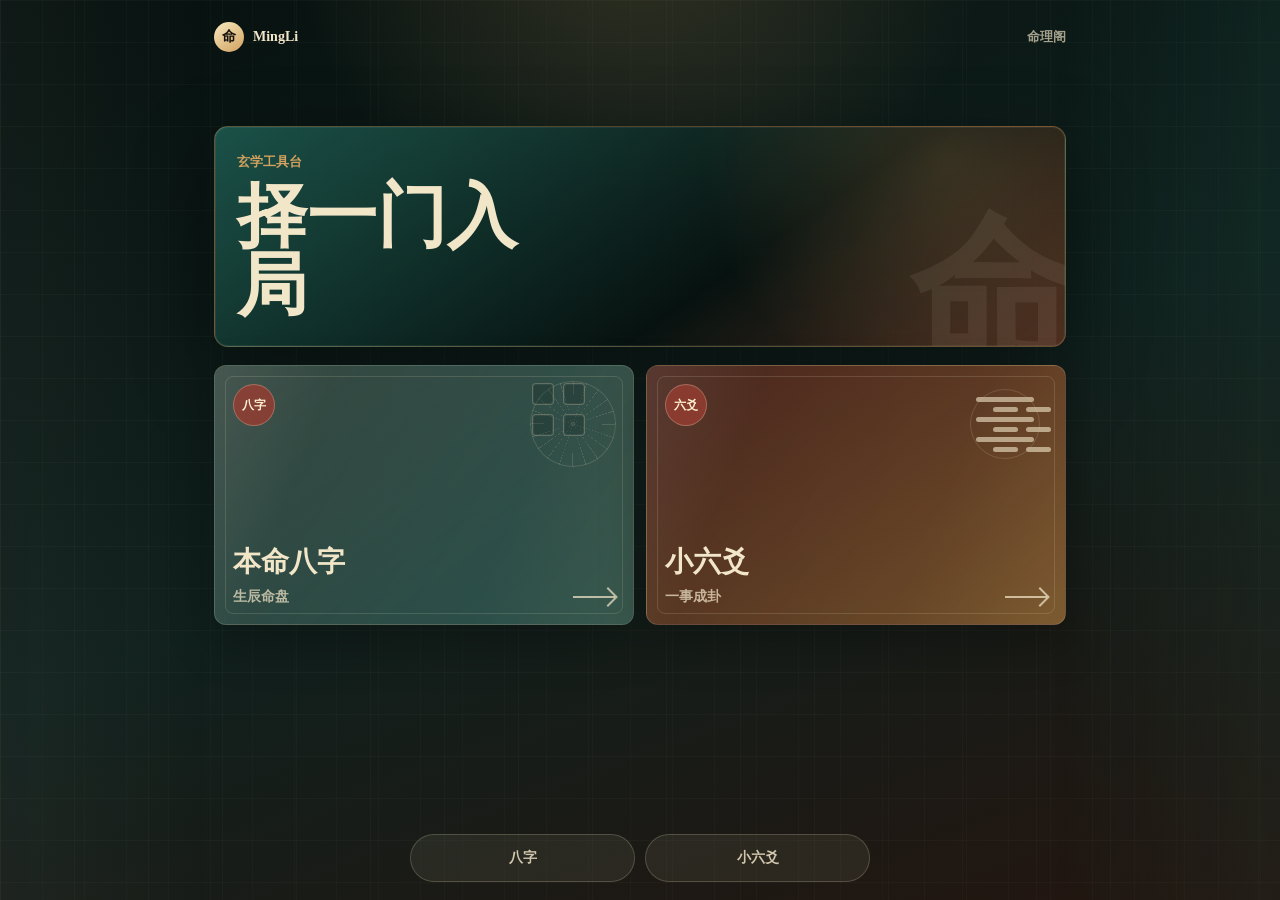
<file: index.html>
<!DOCTYPE html>
<html lang="zh-CN">
<head>
  <meta charset="UTF-8">
  <meta name="viewport" content="width=device-width, initial-scale=1.0">
  <title>MingLi 命理阁</title>
  <style>
:root {
  --ink: #081311;
  --ink-2: #10201d;
  --jade: #1d5a50;
  --paper: #f2e6c8;
  --paper-soft: rgba(242, 230, 200, 0.76);
  --gold: #d2a15f;
  --gold-deep: #936b36;
  --cinnabar: #943d31;
  --line: rgba(242, 230, 200, 0.2);
  --shadow: 0 28px 80px rgba(0, 0, 0, 0.42);
  --ease: cubic-bezier(0.18, 0.86, 0.18, 1);
}

* {
  box-sizing: border-box;
}

html {
  min-height: 100%;
  background: var(--ink);
}

body {
  min-height: 100svh;
  margin: 0;
  color: var(--paper);
  background:
    linear-gradient(rgba(242, 230, 200, 0.026) 1px, transparent 1px),
    linear-gradient(90deg, rgba(242, 230, 200, 0.018) 1px, transparent 1px),
    radial-gradient(circle at 50% -12%, rgba(210, 161, 95, 0.22), transparent 30%),
    linear-gradient(160deg, #07110f 0%, #10201d 52%, #24150f 100%);
  background-size: 42px 42px, 42px 42px, auto, auto;
  font-family: "Noto Serif SC", "Songti SC", "Microsoft YaHei", serif;
  overflow-x: hidden;
  transition: opacity 220ms var(--ease), filter 220ms var(--ease), transform 220ms var(--ease);
}

body::before {
  position: fixed;
  inset: 0;
  pointer-events: none;
  background:
    linear-gradient(90deg, rgba(242, 230, 200, 0.05), transparent 18%, transparent 82%, rgba(29, 90, 80, 0.18)),
    repeating-linear-gradient(90deg, rgba(242, 230, 200, 0.035) 0 1px, transparent 1px 74px);
  content: "";
  opacity: 0.8;
}

a {
  color: inherit;
  text-decoration: none;
  -webkit-tap-highlight-color: transparent;
}

.home-shell {
  position: relative;
  z-index: 1;
  display: grid;
  width: 100%;
  max-width: 460px;
  min-height: 100svh;
  margin: 0 auto;
  padding: max(16px, env(safe-area-inset-top)) 14px max(18px, env(safe-area-inset-bottom));
  grid-template-rows: auto 1fr auto;
  gap: 14px;
}

body.is-leaving {
  opacity: 0;
  filter: blur(8px);
  transform: scale(0.985);
}

.home-top {
  display: flex;
  align-items: center;
  justify-content: space-between;
  min-height: 42px;
}

.brand {
  display: inline-flex;
  align-items: center;
  gap: 9px;
  font-size: 14px;
}

.brand span {
  display: grid;
  width: 30px;
  height: 30px;
  place-items: center;
  color: #15100b;
  background: linear-gradient(145deg, #f7e8c0, var(--gold));
  border-radius: 50%;
  font-weight: 900;
}

.brand strong {
  letter-spacing: 0;
}

.home-top p {
  margin: 0;
  color: rgba(242, 230, 200, 0.66);
  font-size: 13px;
  font-weight: 900;
}

.gate-hero {
  display: grid;
  align-content: start;
  gap: 18px;
  min-height: 0;
  padding-top: clamp(34px, 6svh, 56px);
}

.hero-copy {
  position: relative;
  min-height: 178px;
  padding: 26px 22px;
  overflow: hidden;
  border: 1px solid rgba(210, 161, 95, 0.34);
  border-radius: 14px;
  background:
    radial-gradient(circle at 86% 16%, rgba(210, 161, 95, 0.2), transparent 32%),
    linear-gradient(145deg, rgba(29, 90, 80, 0.88), rgba(7, 17, 15, 0.88) 62%, rgba(99, 49, 31, 0.72));
  box-shadow: var(--shadow), inset 0 0 0 1px rgba(255, 255, 255, 0.06);
}

.hero-copy::after {
  position: absolute;
  right: -12px;
  bottom: -22px;
  color: rgba(242, 230, 200, 0.08);
  content: "命";
  font-family: Georgia, "Times New Roman", serif;
  font-size: 168px;
  font-weight: 900;
  line-height: 0.85;
}

.eyebrow {
  position: relative;
  z-index: 1;
  margin: 0 0 12px;
  color: var(--gold);
  font-size: 13px;
  font-weight: 900;
}

h1 {
  position: relative;
  z-index: 1;
  max-width: 4em;
  margin: 0;
  font-size: clamp(48px, 15vw, 70px);
  line-height: 0.98;
  letter-spacing: 0;
}

.tool-gates {
  display: grid;
  gap: 12px;
}

.tool-gate {
  position: relative;
  display: grid;
  min-height: 142px;
  align-content: end;
  gap: 7px;
  overflow: hidden;
  padding: 18px;
  border: 1px solid rgba(242, 230, 200, 0.18);
  border-radius: 12px;
  box-shadow: 0 18px 46px rgba(0, 0, 0, 0.28);
  isolation: isolate;
  transform: translateZ(0);
}

.tool-gate::before,
.tool-gate::after {
  position: absolute;
  pointer-events: none;
  content: "";
}

.tool-gate::before {
  inset: 10px;
  border: 1px solid rgba(242, 230, 200, 0.15);
  border-radius: 8px;
}

.tool-gate::after {
  inset: 0;
  z-index: 0;
  background: linear-gradient(110deg, rgba(255, 255, 255, 0.13), transparent 24%, transparent 68%, rgba(210, 161, 95, 0.14));
  opacity: 0.7;
}

.tool-gate:active {
  transform: scale(0.985);
}

.gate-bazi {
  background:
    linear-gradient(120deg, rgba(9, 19, 17, 0.2), rgba(9, 19, 17, 0.02)),
    linear-gradient(145deg, rgba(242, 230, 200, 0.18), rgba(49, 95, 89, 0.72)),
    #17332f;
}

.gate-liuyao {
  background:
    linear-gradient(120deg, rgba(9, 19, 17, 0.2), rgba(9, 19, 17, 0.02)),
    linear-gradient(145deg, rgba(148, 61, 49, 0.42), rgba(147, 107, 54, 0.72)),
    #2a1a12;
}

.gate-seal,
.gate-visual,
.tool-gate strong,
.tool-gate em,
.tool-gate i {
  position: relative;
  z-index: 1;
}

.gate-visual {
  position: absolute;
  right: 17px;
  top: 15px;
  display: grid;
  place-items: center;
  width: 86px;
  height: 86px;
  opacity: 0.82;
}

.bazi-visual {
  grid-template-columns: repeat(2, 24px);
  grid-template-rows: repeat(2, 24px);
  gap: 7px;
  border: 1px solid rgba(242, 230, 200, 0.18);
  border-radius: 50%;
  background:
    radial-gradient(circle, rgba(242, 230, 200, 0.16) 0 2px, transparent 3px),
    repeating-conic-gradient(from 0deg, rgba(242, 230, 200, 0.18) 0 1deg, transparent 1deg 18deg);
}

.bazi-visual b {
  display: block;
  width: 22px;
  height: 22px;
  border: 1px solid rgba(242, 230, 200, 0.34);
  border-radius: 4px;
  background: rgba(8, 19, 17, 0.24);
  box-shadow: inset 0 0 0 1px rgba(242, 230, 200, 0.08);
}

.liuyao-visual {
  align-content: center;
  gap: 5px;
  padding: 10px 0;
}

.liuyao-visual::before {
  position: absolute;
  inset: 8px;
  border: 1px solid rgba(242, 230, 200, 0.2);
  border-radius: 50%;
  content: "";
}

.liuyao-visual b {
  display: block;
  width: 58px;
  height: 5px;
  background: rgba(242, 230, 200, 0.74);
  border-radius: 999px;
}

.liuyao-visual b:nth-child(even) {
  width: 25px;
  box-shadow: 33px 0 0 rgba(242, 230, 200, 0.74);
}

.gate-seal {
  position: absolute;
  left: 18px;
  top: 18px;
  display: grid;
  width: 42px;
  height: 42px;
  place-items: center;
  color: #fff1d2;
  background: rgba(148, 61, 49, 0.84);
  border: 1px solid rgba(242, 230, 200, 0.28);
  border-radius: 50%;
  font-size: 12px;
  font-weight: 900;
}

.tool-gate strong {
  font-size: 28px;
  letter-spacing: 0;
}

.tool-gate em {
  color: rgba(242, 230, 200, 0.72);
  font-style: normal;
  font-size: 14px;
  font-weight: 900;
}

.tool-gate i {
  position: absolute;
  right: 18px;
  bottom: 18px;
  width: 42px;
  height: 18px;
}

.tool-gate i::before,
.tool-gate i::after {
  position: absolute;
  top: 50%;
  right: 0;
  content: "";
}

.tool-gate i::before {
  width: 42px;
  height: 2px;
  background: rgba(242, 230, 200, 0.72);
  transform: translateY(-50%);
}

.tool-gate i::after {
  width: 12px;
  height: 12px;
  border-top: 2px solid rgba(242, 230, 200, 0.72);
  border-right: 2px solid rgba(242, 230, 200, 0.72);
  transform: translateY(-50%) rotate(45deg);
}

.bottom-route {
  display: grid;
  grid-template-columns: 1fr 1fr;
  gap: 10px;
}

.bottom-route a {
  display: grid;
  min-height: 48px;
  place-items: center;
  color: rgba(242, 230, 200, 0.84);
  background: rgba(242, 230, 200, 0.07);
  border: 1px solid var(--line);
  border-radius: 999px;
  font-size: 14px;
  font-weight: 900;
}

@media (min-width: 760px) {
  .home-shell {
    max-width: 880px;
  }

  .tool-gates {
    grid-template-columns: 1fr 1fr;
  }

  .tool-gate {
    min-height: 260px;
  }

  .bottom-route {
    width: 460px;
    justify-self: center;
  }
}

@media (prefers-reduced-motion: no-preference) {
  .hero-copy,
  .tool-gate {
    animation: gateIn 560ms var(--ease) both;
  }

  .tool-gate:nth-child(2) {
    animation-delay: 90ms;
  }

  .tool-gate i::before {
    animation: arrowPulse 1.7s ease-in-out infinite;
  }

  .gate-bazi .gate-visual {
    animation: plateTurn 8s linear infinite;
  }

  .gate-liuyao .gate-visual {
    animation: yaoFloat 2.2s ease-in-out infinite;
  }
}

@keyframes gateIn {
  from {
    opacity: 0;
    transform: translateY(16px);
  }
  to {
    opacity: 1;
    transform: translateY(0);
  }
}

@keyframes arrowPulse {
  0%, 100% {
    opacity: 0.45;
    transform: translate(-4px, -50%);
  }
  50% {
    opacity: 1;
    transform: translate(0, -50%);
  }
}

@keyframes plateTurn {
  to {
    transform: rotate(360deg);
  }
}

@keyframes yaoFloat {
  0%, 100% {
    transform: translateY(0);
  }
  50% {
    transform: translateY(4px);
  }
}

</style>
</head>
<body>
  <main class="home-shell" aria-label="MingLi 主界面">
    <header class="home-top">
      <a class="brand" href="./index.html" aria-label="MingLi 首页">
        <span>命</span>
        <strong>MingLi</strong>
      </a>
      <p>命理阁</p>
    </header>

    <section class="gate-hero" aria-label="功能选择">
      <div class="hero-copy">
        <p class="eyebrow">玄学工具台</p>
        <h1>择一门入局</h1>
      </div>

      <div class="tool-gates">
        <a class="tool-gate gate-bazi" href="./bazi/index.html" aria-label="进入本命八字">
          <span class="gate-seal">八字</span>
          <span class="gate-visual bazi-visual" aria-hidden="true">
            <b></b><b></b><b></b><b></b>
          </span>
          <strong>本命八字</strong>
          <em>生辰命盘</em>
          <i aria-hidden="true"></i>
        </a>

        <a class="tool-gate gate-liuyao" href="./liuyao/index.html" aria-label="进入小六爻">
          <span class="gate-seal">六爻</span>
          <span class="gate-visual liuyao-visual" aria-hidden="true">
            <b></b><b></b><b></b><b></b><b></b><b></b>
          </span>
          <strong>小六爻</strong>
          <em>一事成卦</em>
          <i aria-hidden="true"></i>
        </a>
      </div>
    </section>

    <nav class="bottom-route" aria-label="快速进入">
      <a href="./bazi/index.html">八字</a>
      <a href="./liuyao/index.html">小六爻</a>
    </nav>
  </main>
  <script>
(function () {
  const routeSelector = "a[href]:not([target]):not([download])";
  const canAnimate = !window.matchMedia("(prefers-reduced-motion: reduce)").matches;

  document.documentElement.classList.add("route-ready");

  window.addEventListener("pageshow", () => {
    document.body.classList.remove("is-leaving");
  });

  document.addEventListener("click", (event) => {
    const link = event.target.closest(routeSelector);
    if (!link || event.defaultPrevented) return;
    if (event.metaKey || event.ctrlKey || event.shiftKey || event.altKey) return;

    const target = new URL(link.href, window.location.href);
    const current = new URL(window.location.href);
    if (target.href === current.href) {
      event.preventDefault();
      return;
    }
    if (target.hash && target.pathname === current.pathname) return;
    if (target.protocol !== current.protocol) return;
    if (target.origin !== current.origin) return;

    event.preventDefault();
    if (!canAnimate) {
      window.location.href = target.href;
      return;
    }

    document.body.classList.add("is-leaving");
    window.setTimeout(() => {
      window.location.href = target.href;
    }, 220);
  });
})();

</script>
</body>
</html>
</file>
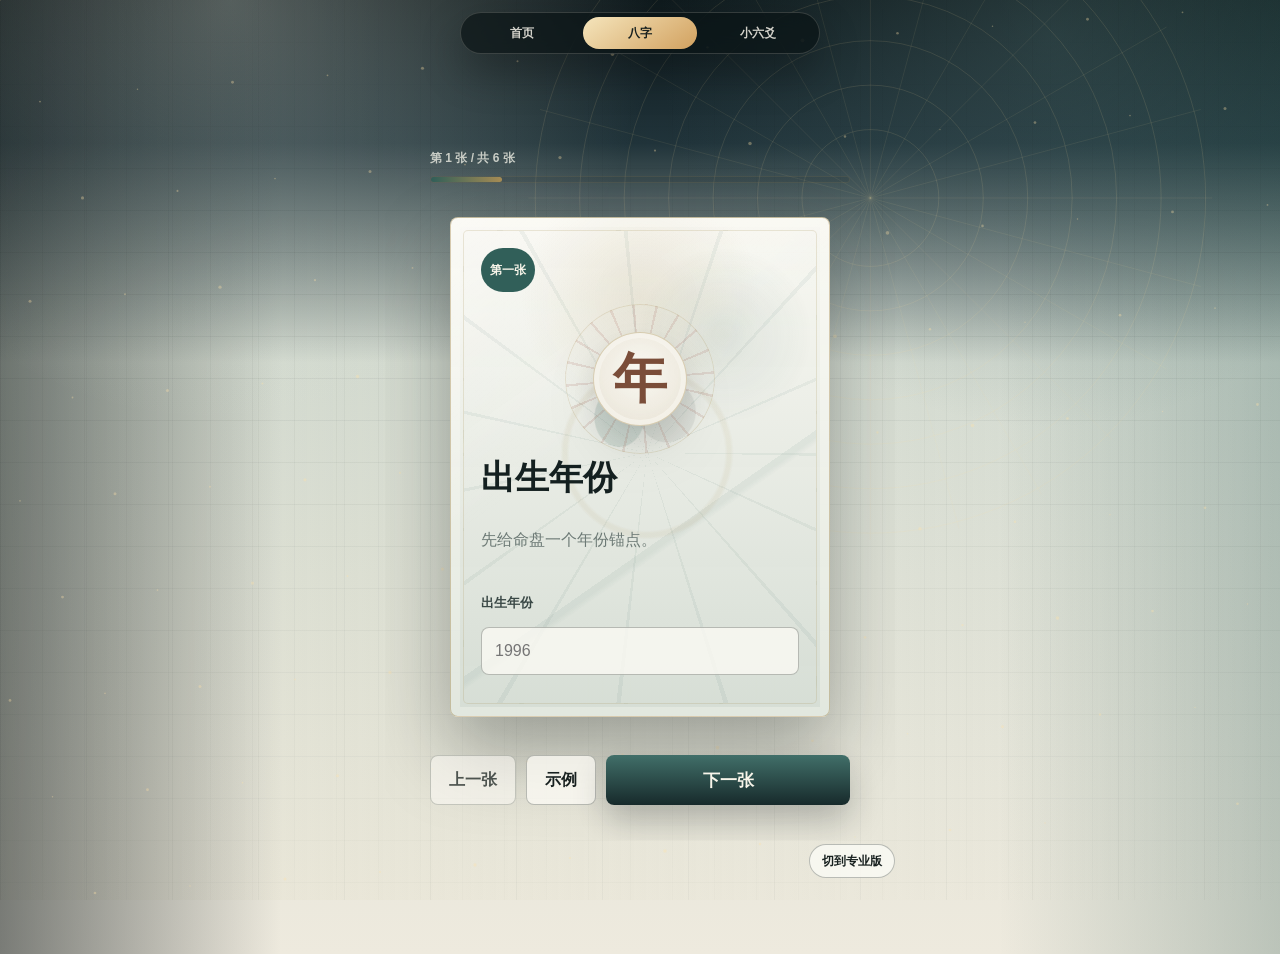
<file: bazi/index.html>
<!DOCTYPE html>
<html lang="zh-CN">
<head>
  <meta charset="UTF-8">
  <meta name="viewport" content="width=device-width, initial-scale=1.0">
  <title>MingLi 命理卡牌</title>
  <style>
:root {
  --void: #081113;
  --ink: #17201f;
  --ink-soft: #3a4846;
  --muted: #6d7a76;
  --paper: #eeeadf;
  --paper-light: #fbfaf4;
  --paper-deep: #cbd2c8;
  --gold: #a98e55;
  --gold-deep: #6f603f;
  --cinnabar: #8f3f32;
  --jade: #315f59;
  --blue: #315769;
  --line: rgba(23, 32, 31, 0.14);
  --line-strong: rgba(23, 32, 31, 0.28);
  --shadow: 0 28px 80px rgba(8, 17, 19, 0.24);
  --radius: 8px;
  --fast: 170ms ease;
  --deal: cubic-bezier(0.16, 1, 0.3, 1);
}

* {
  box-sizing: border-box;
}

html {
  min-height: 100%;
  color-scheme: light;
}

body {
  min-height: 100vh;
  margin: 0;
  font-family: "Microsoft YaHei", "PingFang SC", "Noto Sans SC", Arial, sans-serif;
  color: var(--ink);
  background:
    radial-gradient(circle at 18% 0, rgba(225, 232, 224, 0.34), transparent 30%),
    radial-gradient(circle at 82% 4%, rgba(73, 101, 102, 0.42), transparent 28%),
    linear-gradient(90deg, rgba(6, 14, 16, 0.5), transparent 22%, transparent 78%, rgba(42, 86, 80, 0.26)),
    linear-gradient(180deg, #0f1a1d 0, #20333a 15%, #d5dcd3 38%, #eeeade 100%);
  overflow-x: hidden;
  transition: opacity 220ms var(--deal), filter 220ms var(--deal), transform 220ms var(--deal);
}

body::before,
body::after {
  position: fixed;
  inset: 0;
  z-index: -3;
  pointer-events: none;
  content: "";
}

body.is-leaving {
  opacity: 0;
  filter: blur(8px);
  transform: scale(0.985);
}

body::before {
  background-image:
    linear-gradient(rgba(22, 34, 35, 0.07) 1px, transparent 1px),
    linear-gradient(90deg, rgba(22, 34, 35, 0.05) 1px, transparent 1px);
  background-size: 42px 42px;
  mask-image: linear-gradient(to bottom, transparent 0, rgba(0, 0, 0, 0.86) 24%, rgba(0, 0, 0, 0.24) 100%);
}

body::after {
  z-index: -2;
  background:
    repeating-linear-gradient(90deg, rgba(32, 46, 45, 0.035) 0 1px, transparent 1px 86px),
    linear-gradient(90deg, rgba(247, 247, 239, 0.4), rgba(255, 255, 255, 0));
  mix-blend-mode: multiply;
}

#starCanvas {
  position: fixed;
  inset: 0;
  z-index: -1;
  width: 100%;
  height: 100%;
  opacity: 0.72;
  pointer-events: none;
}

button,
input,
select {
  font: inherit;
}

button {
  border: 0;
  cursor: pointer;
}

.page {
  width: min(1240px, calc(100% - 36px));
  min-height: 100vh;
  margin: 0 auto;
  padding: 24px 0 42px;
}

.hero {
  min-height: 128px;
  display: grid;
  grid-template-columns: 1fr;
  gap: 18px;
  align-items: center;
  color: #f4f1e8;
}

.hero-copy {
  display: flex;
  align-items: center;
  gap: 18px;
  min-width: 0;
}

.seal {
  display: grid;
  width: 78px;
  height: 78px;
  flex: 0 0 auto;
  place-items: center;
  color: #f7f2e6;
  background:
    linear-gradient(145deg, rgba(255, 255, 255, 0.12), transparent),
    var(--cinnabar);
  border: 2px solid rgba(232, 218, 178, 0.62);
  border-radius: 50%;
  box-shadow: 0 16px 38px rgba(0, 0, 0, 0.26), inset 0 0 0 6px rgba(255, 245, 216, 0.08);
  font-family: Georgia, "Times New Roman", serif;
  font-size: 22px;
  letter-spacing: 0;
  writing-mode: vertical-rl;
}

.eyebrow {
  margin: 0 0 8px;
  color: var(--gold);
  font-size: 12px;
  font-weight: 800;
  letter-spacing: 0;
}

.hero h1 {
  max-width: 760px;
  margin: 0;
  color: #f7f2e6;
  font-family: Georgia, "Microsoft YaHei", serif;
  font-size: clamp(34px, 5vw, 60px);
  line-height: 1;
  letter-spacing: 0;
  text-shadow: 0 12px 36px rgba(0, 0, 0, 0.38);
}

.hero-text {
  max-width: 650px;
  margin: 18px 0 0;
  color: rgba(239, 240, 230, 0.82);
  font-size: 16px;
  line-height: 1.8;
}

.tarot-stage {
  display: none;
  position: relative;
  min-height: 250px;
  isolation: isolate;
  place-items: center;
  perspective: 1200px;
}

.tarot-stage::before {
  position: absolute;
  width: 250px;
  height: 250px;
  border: 1px solid rgba(232, 218, 178, 0.18);
  border-radius: 50%;
  background:
    radial-gradient(circle, rgba(232, 218, 178, 0.16), transparent 62%),
    repeating-conic-gradient(rgba(232, 218, 178, 0.2) 0 1deg, transparent 1deg 30deg);
  content: "";
  filter: drop-shadow(0 22px 48px rgba(0, 0, 0, 0.28));
}

.tarot-stage::after {
  position: absolute;
  z-index: -1;
  width: 260px;
  height: 76px;
  border-radius: 50%;
  background: radial-gradient(ellipse, rgba(12, 8, 5, 0.42), transparent 68%);
  content: "";
  transform: translateY(104px);
}

.tarot-card {
  position: absolute;
  --card-delay: 0ms;
  display: grid;
  width: 112px;
  height: 168px;
  place-items: center;
  color: #f4f1e8;
  transform-style: preserve-3d;
  transition: transform 920ms var(--deal), filter 260ms ease, opacity 260ms ease;
  transition-delay: var(--card-delay);
  will-change: transform, filter;
}

.tarot-card::before,
.tarot-card::after {
  position: absolute;
  inset: 0;
  border-radius: 8px;
  backface-visibility: hidden;
  content: "";
  transition: transform 920ms var(--deal);
  transition-delay: var(--card-delay);
}

.tarot-card::before {
  background:
    linear-gradient(145deg, rgba(255, 255, 255, 0.16), transparent 34%),
    radial-gradient(circle at center, transparent 0 28%, rgba(232, 218, 178, 0.2) 29% 31%, transparent 32%),
    repeating-linear-gradient(45deg, rgba(232, 218, 178, 0.12) 0 1px, transparent 1px 10px),
    #11191a;
  border: 1px solid rgba(232, 218, 178, 0.45);
  box-shadow: 0 26px 48px rgba(0, 0, 0, 0.32), inset 0 0 0 8px rgba(232, 218, 178, 0.06);
}

.tarot-card::after {
  background:
    linear-gradient(180deg, rgba(251, 250, 244, 0.98), rgba(204, 213, 203, 0.96)),
    var(--paper);
  border: 1px solid rgba(232, 218, 178, 0.72);
  transform: rotateY(180deg);
  box-shadow: 0 26px 48px rgba(0, 0, 0, 0.26);
}

.card-back,
.card-face {
  position: relative;
  z-index: 2;
  display: grid;
  place-items: center;
  width: 72px;
  height: 72px;
  font-family: Georgia, "Microsoft YaHei", serif;
  font-size: 44px;
  font-weight: 900;
  backface-visibility: hidden;
}

.card-back {
  color: rgba(232, 218, 178, 0.86);
  transform: rotateY(0deg);
  transition: transform 920ms var(--deal);
  transition-delay: var(--card-delay);
}

.card-face {
  position: absolute;
  color: #142020;
  font-size: 36px;
  line-height: 0.92;
  text-shadow: 0 1px 0 rgba(251, 250, 244, 0.72);
  transform: rotateY(180deg);
  transition: transform 920ms var(--deal);
  transition-delay: var(--card-delay);
  text-orientation: upright;
  writing-mode: vertical-rl;
}

.card-a {
  transform: translateX(-92px) rotateZ(-12deg);
}

.card-b {
  transform: translateY(-18px) rotateZ(3deg);
}

.card-c {
  transform: translateX(92px) rotateZ(13deg);
}

body.is-shuffling .tarot-card {
  filter: brightness(1.05);
  transition-duration: 240ms;
}

body.is-shuffling .tarot-card::before,
body.is-shuffling .tarot-card::after,
body.is-shuffling .card-back,
body.is-shuffling .card-face {
  transition-duration: 180ms;
}

body.is-shuffling .card-a {
  transform: translateX(-74px) translateY(16px) rotateZ(-8deg);
}

body.is-shuffling .card-b {
  transform: translateY(2px) rotateZ(0deg);
}

body.is-shuffling .card-c {
  transform: translateX(74px) translateY(16px) rotateZ(8deg);
}

body.is-reading .card-a,
body.has-reading .card-a {
  transform: translateX(-116px) translateY(10px) translateZ(34px) rotateZ(-18deg);
}

body.is-reading .card-b,
body.has-reading .card-b {
  transform: translateY(-46px) translateZ(52px) rotateZ(0deg);
}

body.is-reading .card-c,
body.has-reading .card-c {
  transform: translateX(116px) translateY(10px) translateZ(34px) rotateZ(18deg);
}

body.is-reading .card-a {
  --card-delay: 80ms;
  transition-delay: 80ms;
}

body.is-reading .card-b {
  --card-delay: 260ms;
  transition-delay: 260ms;
}

body.is-reading .card-c {
  --card-delay: 440ms;
  transition-delay: 440ms;
}

body.is-reading .tarot-card::before,
body.has-reading .tarot-card::before,
body.is-reading .card-back,
body.has-reading .card-back {
  transform: rotateY(180deg);
}

body.is-reading .tarot-card::after,
body.has-reading .tarot-card::after,
body.is-reading .card-face,
body.has-reading .card-face {
  transform: rotateY(360deg);
}

body.is-reading .tarot-card,
body.has-reading .tarot-card {
  filter: drop-shadow(0 28px 46px rgba(8, 17, 19, 0.34)) brightness(1.04);
}

body.has-reading .tarot-card {
  --card-delay: 0ms;
  transition-delay: 0ms;
}

body.is-reading .tarot-stage::before {
  animation: pulseWheel 900ms ease-in-out infinite alternate;
}

body:not(.is-reading) .tarot-stage::before {
  animation: wheelDrift 16s linear infinite;
}

@keyframes pulseWheel {
  from {
    transform: scale(0.96) rotate(0deg);
    opacity: 0.72;
  }
  to {
    transform: scale(1.04) rotate(10deg);
    opacity: 1;
  }
}

@keyframes wheelDrift {
  from {
    transform: rotate(0deg);
  }
  to {
    transform: rotate(360deg);
  }
}

.workbench {
  display: grid;
  grid-template-columns: minmax(360px, 0.9fr) minmax(0, 1.1fr);
  gap: 22px;
  align-items: start;
}

body.stage-input .hero,
body.stage-casting .hero,
body.stage-result .hero {
  display: none;
}

body.stage-input .workbench,
body.stage-casting .workbench,
body.stage-result .workbench {
  min-height: calc(100vh - 66px);
  display: grid;
  grid-template-columns: 1fr;
  align-items: center;
  justify-items: center;
}

body.stage-input .reading-column,
body.stage-input .chart-panel,
body.stage-input .result-panel,
body.stage-casting .form-panel,
body.stage-casting .result-panel,
body.stage-result .form-panel,
body.stage-result .chart-panel {
  display: none;
}

body.stage-casting .reading-column,
body.stage-result .reading-column {
  width: min(1040px, 100%);
}

body.stage-casting .chart-panel,
body.stage-result .result-panel {
  margin: 0 auto;
}

.panel {
  position: relative;
  background:
    linear-gradient(180deg, rgba(251, 250, 244, 0.96), rgba(224, 229, 221, 0.9)),
    var(--paper);
  border: 1px solid rgba(23, 32, 31, 0.18);
  border-radius: var(--radius);
  box-shadow: var(--shadow);
}

.panel::before {
  position: absolute;
  inset: 9px;
  pointer-events: none;
  border: 1px solid rgba(169, 142, 85, 0.2);
  border-radius: 5px;
  content: "";
}

.form-panel {
  width: min(510px, 100%);
  position: relative;
  top: auto;
  overflow: hidden;
  padding: 0;
  background: transparent;
  border: 0;
  box-shadow: none;
}

.form-panel > * {
  position: relative;
  z-index: 1;
}

.form-panel::before {
  content: none;
}

body.stage-input .panel-title {
  display: none;
}

.card-progress {
  display: grid;
  gap: 9px;
  width: min(420px, calc(100% - 42px));
  margin: 0 auto 14px;
  color: rgba(239, 240, 230, 0.78);
  font-size: 12px;
  font-weight: 900;
}

.progress-track {
  height: 7px;
  overflow: hidden;
  background: rgba(23, 32, 31, 0.1);
  border: 1px solid rgba(169, 142, 85, 0.14);
  border-radius: 999px;
}

.progress-track span {
  display: block;
  width: 0%;
  height: 100%;
  background: linear-gradient(90deg, var(--jade), var(--gold));
  border-radius: inherit;
  transition: width 360ms var(--deal);
}

.question-deck {
  position: relative;
  display: grid;
  min-height: 540px;
  place-items: center;
  perspective: 1600px;
  perspective-origin: center 44%;
}

.question-card {
  position: absolute;
  inset: auto;
  display: grid;
  grid-template-rows: auto 142px auto auto auto;
  align-content: stretch;
  gap: 12px;
  width: min(380px, 84vw);
  min-height: 500px;
  --tilt-x: 0deg;
  --tilt-y: 0deg;
  --card-glyph: "命";
  --card-ink: #315f59;
  --card-wash: rgba(49, 95, 89, 0.13);
  --card-seal: #8f3f32;
  padding: 30px 30px 32px;
  overflow: hidden;
  background:
    radial-gradient(circle at 50% 16%, rgba(169, 142, 85, 0.16), transparent 26%),
    linear-gradient(145deg, rgba(255, 255, 255, 0.24), transparent 42%),
    linear-gradient(180deg, rgba(251, 250, 244, 0.98), rgba(213, 221, 212, 0.96));
  border: 1px solid rgba(169, 142, 85, 0.42);
  border-radius: var(--radius);
  box-shadow: 0 34px 78px rgba(8, 17, 19, 0.34), inset 0 0 0 9px rgba(251, 250, 244, 0.32);
  opacity: 0;
  pointer-events: none;
  transform: translateY(28px) rotateY(180deg) rotateZ(4deg) scale(0.92);
  transform-origin: center center;
  transform-style: preserve-3d;
  transition: opacity 340ms ease, transform 620ms var(--deal), filter 340ms ease;
}

.question-card[data-field="year"] {
  --card-glyph: "年";
  --card-ink: #7a4d39;
  --card-wash: rgba(143, 63, 50, 0.14);
}

.question-card[data-field="month"] {
  --card-glyph: "月";
  --card-ink: #315769;
  --card-wash: rgba(49, 87, 105, 0.15);
}

.question-card[data-field="day"] {
  --card-glyph: "日";
  --card-ink: #9a753d;
  --card-wash: rgba(169, 142, 85, 0.16);
}

.question-card[data-field="period"],
.question-card[data-field="hour"] {
  --card-glyph: "时";
  --card-ink: #315f59;
  --card-wash: rgba(49, 95, 89, 0.15);
}

.question-card[data-field="name"] {
  --card-glyph: "名";
  --card-ink: #8f3f32;
  --card-wash: rgba(143, 63, 50, 0.12);
}

.question-card[data-field="concern"] {
  --card-glyph: "问";
  --card-ink: #6d5630;
  --card-wash: rgba(169, 142, 85, 0.16);
}

.question-card[data-field="minute"] {
  --card-glyph: "刻";
}

.question-card[data-field="city"] {
  --card-glyph: "城";
}

.question-card[data-field="longitude"] {
  --card-glyph: "经";
}

.question-card[data-field="timezone"] {
  --card-glyph: "区";
}

.question-card[data-field="useTrueSolarTime"] {
  --card-glyph: "阳";
}

.question-card[data-field="yearBoundary"] {
  --card-glyph: "界";
}

.question-card[data-field="dayBoundary"] {
  --card-glyph: "更";
}

.question-card[hidden] {
  display: none;
}

.question-card::before {
  position: absolute;
  inset: 12px;
  z-index: 0;
  pointer-events: none;
  border: 1px solid rgba(169, 142, 85, 0.25);
  border-radius: 5px;
  background:
    radial-gradient(circle at 74% 22%, rgba(49, 95, 89, 0.12), transparent 20%),
    radial-gradient(circle at 52% 47%, transparent 0 25%, rgba(169, 142, 85, 0.11) 26% 27%, transparent 28%),
    repeating-conic-gradient(from 18deg at 52% 47%, rgba(49, 95, 89, 0.08) 0 1deg, transparent 1deg 24deg),
    linear-gradient(145deg, transparent 0 62%, rgba(49, 95, 89, 0.08) 62% 63%, transparent 64%);
  opacity: 0.78;
  content: "";
}

.question-card::after {
  position: absolute;
  inset: 0;
  z-index: 1;
  display: grid;
  place-items: center;
  color: rgba(232, 218, 178, 0.88);
  background:
    radial-gradient(circle at 50% 31%, transparent 0 20%, rgba(232, 218, 178, 0.18) 21% 22%, transparent 23%),
    radial-gradient(circle at 50% 31%, transparent 0 33%, rgba(232, 218, 178, 0.12) 34% 35%, transparent 36%),
    linear-gradient(145deg, transparent 0 54%, rgba(232, 218, 178, 0.18) 54% 55%, transparent 56%),
    linear-gradient(28deg, transparent 0 62%, rgba(232, 218, 178, 0.12) 62% 63%, transparent 64%),
    radial-gradient(ellipse at 24% 78%, rgba(238, 234, 223, 0.14) 0 18%, transparent 19%),
    radial-gradient(ellipse at 55% 82%, rgba(238, 234, 223, 0.16) 0 27%, transparent 28%),
    radial-gradient(ellipse at 84% 79%, rgba(238, 234, 223, 0.12) 0 20%, transparent 21%),
    repeating-linear-gradient(45deg, rgba(232, 218, 178, 0.08) 0 1px, transparent 1px 12px),
    linear-gradient(160deg, #101919, #29443f);
  border-radius: inherit;
  backface-visibility: hidden;
  content: "MingLi\A命理";
  font-family: Georgia, "Microsoft YaHei", serif;
  font-size: 42px;
  font-weight: 900;
  line-height: 1.2;
  text-align: center;
  white-space: pre;
  text-shadow: 0 12px 30px rgba(0, 0, 0, 0.26);
  transform: rotateY(180deg);
}

.question-card > * {
  position: relative;
  z-index: 2;
  backface-visibility: hidden;
}

.card-mark {
  order: 2;
  position: relative;
  display: grid;
  width: 150px;
  aspect-ratio: 1;
  place-items: center;
  justify-self: center;
  color: var(--card-ink);
  filter: drop-shadow(0 20px 24px rgba(8, 17, 19, 0.08));
}

.card-mark::before,
.card-mark::after {
  position: absolute;
  pointer-events: none;
  content: "";
  backface-visibility: hidden;
}

.card-mark::before {
  inset: 28px;
  z-index: 1;
  display: grid;
  place-items: center;
  color: var(--card-ink);
  background:
    radial-gradient(circle at 50% 42%, rgba(251, 250, 244, 0.92), rgba(238, 234, 223, 0.78) 62%, rgba(169, 142, 85, 0.1)),
    var(--paper);
  border: 1px solid rgba(169, 142, 85, 0.32);
  border-radius: 50%;
  box-shadow: inset 0 0 0 5px rgba(251, 250, 244, 0.52), 0 14px 28px rgba(8, 17, 19, 0.1);
  content: var(--card-glyph);
  font-family: Georgia, "Microsoft YaHei", serif;
  font-size: 54px;
  font-weight: 900;
  line-height: 1;
}

.card-mark::after {
  inset: 0;
  border: 1px solid rgba(169, 142, 85, 0.22);
  border-radius: 50%;
  background:
    radial-gradient(circle at 50% 50%, transparent 0 40%, rgba(169, 142, 85, 0.18) 41% 42%, transparent 43%),
    repeating-conic-gradient(from 12deg, var(--card-wash) 0 2deg, transparent 2deg 18deg),
    radial-gradient(ellipse at 36% 76%, rgba(49, 95, 89, 0.16) 0 18%, transparent 19%),
    radial-gradient(ellipse at 68% 72%, rgba(23, 32, 31, 0.08) 0 20%, transparent 21%);
  mask-image: radial-gradient(circle, transparent 0 32%, #000 33% 74%, transparent 75%);
  opacity: 0.88;
}

.question-card.is-active .card-mark::after {
  animation: cardMarkTurn 18s linear infinite;
}

.question-card.is-active {
  opacity: 1;
  pointer-events: auto;
  transform: translateY(0) rotateX(var(--tilt-x)) rotateY(var(--tilt-y)) rotateZ(0) scale(1);
}

.question-card.is-before {
  opacity: 0;
  transform: translateY(40px) rotateY(-70deg) rotateZ(-10deg) scale(0.86);
}

.question-card.is-after {
  opacity: 0;
  transform: translateY(34px) rotateY(180deg) rotateZ(6deg) scale(0.9);
}

.question-card.is-dealing {
  animation: dealCard 520ms var(--deal) both;
}

.question-card.is-flipping-out {
  opacity: 0;
  filter: blur(2px);
  transform: translateY(-38px) rotateY(-180deg) rotateZ(-9deg) scale(0.9);
}

.question-card.shake {
  animation: cardShake 280ms ease;
}

.step-kicker {
  order: 1;
  width: fit-content;
  min-height: 27px;
  display: inline-flex;
  align-items: center;
  padding: 4px 9px;
  color: #f8f5ea;
  background: var(--jade);
  border-radius: 999px;
  font-size: 12px;
  font-weight: 900;
}

.question-card h3 {
  order: 3;
  margin: 0;
  color: #142020;
  font-family: Georgia, "Microsoft YaHei", serif;
  font-size: 34px;
  line-height: 1.15;
}

.question-card p {
  order: 4;
  max-width: 390px;
  margin: 0;
  color: var(--muted);
  line-height: 1.8;
}

.question-card .field {
  order: 5;
  align-self: auto;
  margin-top: 10px;
}

.panel-title,
.chart-head {
  display: flex;
  align-items: flex-start;
  justify-content: space-between;
  gap: 14px;
  margin-bottom: 20px;
}

.panel-title h2,
.chart-head h2 {
  margin: 0;
  color: var(--ink);
  font-size: 26px;
  line-height: 1.2;
}

.badge {
  display: inline-flex;
  align-items: center;
  min-height: 32px;
  padding: 5px 11px;
  color: #f8f5ea;
  background: var(--jade);
  border: 1px solid rgba(232, 218, 178, 0.3);
  border-radius: 999px;
  font-size: 12px;
  font-weight: 800;
  white-space: nowrap;
}

.badge-red {
  background: var(--cinnabar);
}

.field-grid {
  display: grid;
  grid-template-columns: repeat(2, minmax(0, 1fr));
  gap: 14px;
}

.field-grid.compact {
  margin-top: 14px;
}

.field {
  display: grid;
  gap: 7px;
  min-width: 0;
}

.field.full {
  grid-column: 1 / -1;
}

.field span,
.check span {
  color: var(--ink-soft);
  font-size: 13px;
  font-weight: 800;
}

input,
select {
  width: 100%;
  height: 48px;
  color: var(--ink);
  background: rgba(251, 250, 244, 0.78);
  border: 1px solid var(--line-strong);
  border-radius: var(--radius);
  outline: none;
  padding: 0 13px;
  transition: border-color var(--fast), box-shadow var(--fast), background var(--fast);
}

input:focus,
select:focus {
  background: var(--paper-light);
  border-color: rgba(49, 95, 89, 0.72);
  box-shadow: 0 0 0 4px rgba(49, 95, 89, 0.13);
}

.field.is-fed input,
.field.is-fed select {
  border-color: rgba(169, 142, 85, 0.86);
  box-shadow: 0 0 0 4px rgba(169, 142, 85, 0.13);
}

.pro-toggle {
  position: fixed;
  right: max(18px, calc((100vw - 510px) / 2));
  bottom: 22px;
  z-index: 2;
  min-height: 34px;
  padding: 0 12px;
  color: var(--ink);
  background: rgba(251, 250, 244, 0.82);
  border: 1px solid var(--line-strong);
  border-radius: 999px;
  font-size: 12px;
  font-weight: 900;
  transition: background var(--fast), transform var(--fast), border-color var(--fast);
}

.pro-toggle:hover,
.pro-toggle[aria-pressed="true"] {
  color: #f8f5ea;
  background: var(--jade);
  border-color: rgba(232, 218, 178, 0.3);
}

.switch-row {
  display: grid;
  grid-template-columns: repeat(2, minmax(0, 1fr));
  gap: 10px;
  margin-top: 14px;
}

.advanced-box {
  margin-top: 14px;
  padding: 12px;
  background: rgba(251, 250, 244, 0.44);
  border: 1px solid var(--line);
  border-radius: var(--radius);
}

.advanced-box summary {
  color: var(--ink);
  cursor: pointer;
  font-size: 13px;
  font-weight: 900;
  line-height: 1.6;
}

.advanced-box[open] summary {
  margin-bottom: 4px;
}

.check {
  display: flex;
  min-height: 42px;
  align-items: center;
  gap: 9px;
  padding: 9px 11px;
  background: rgba(251, 250, 244, 0.58);
  border: 1px solid var(--line);
  border-radius: var(--radius);
}

.check input {
  width: 18px;
  height: 18px;
  accent-color: var(--cinnabar);
}

.actions {
  display: flex;
  gap: 10px;
  width: min(420px, calc(100% - 42px));
  margin: 18px auto 0;
}

.btn {
  position: relative;
  display: inline-flex;
  min-height: 50px;
  align-items: center;
  justify-content: center;
  padding: 0 18px;
  border-radius: var(--radius);
  overflow: hidden;
  transition: transform var(--fast), box-shadow var(--fast), background var(--fast);
  white-space: nowrap;
}

.btn:disabled {
  cursor: not-allowed;
  opacity: 0.72;
  transform: none;
}

.btn:focus-visible {
  outline: 3px solid rgba(49, 95, 89, 0.25);
  outline-offset: 3px;
}

.btn.primary {
  flex: 1;
  color: #f8f5ea;
  background:
    linear-gradient(180deg, #416f69, #172a2b);
  box-shadow: 0 16px 34px rgba(8, 17, 19, 0.24);
  font-size: 17px;
  font-weight: 900;
}

.btn.secondary {
  color: var(--ink);
  background: rgba(251, 250, 244, 0.78);
  border: 1px solid var(--line-strong);
  font-weight: 800;
}

.btn:not(:disabled):hover {
  transform: translateY(-1px);
}

.btn.primary:not(:disabled):hover {
  box-shadow: 0 20px 38px rgba(8, 17, 19, 0.3);
}

.form-note,
.error {
  margin: 13px 0 0;
  font-size: 12px;
  line-height: 1.75;
}

.form-note {
  display: none;
  color: var(--muted);
  width: min(420px, calc(100% - 42px));
  margin-right: auto;
  margin-left: auto;
  padding-right: 110px;
}

.error {
  min-height: 22px;
  width: min(420px, calc(100% - 42px));
  margin-right: auto;
  margin-left: auto;
  color: var(--cinnabar);
  font-weight: 800;
}

.reading-column {
  min-width: 0;
}

.chart-panel {
  overflow: hidden;
  padding: 28px;
}

.chart-panel::after {
  position: absolute;
  inset: -35% auto -35% -46%;
  width: 34%;
  pointer-events: none;
  background: linear-gradient(90deg, transparent, rgba(237, 236, 222, 0.5), transparent);
  content: "";
  opacity: 0;
  transform: rotate(13deg);
}

body.is-reading .chart-panel::after {
  animation: chartSweep 1180ms var(--deal);
}

.chart-head {
  margin-bottom: 16px;
}

.chart-head p:not(.eyebrow) {
  margin: 7px 0 0;
  color: var(--muted);
  font-size: 13px;
  line-height: 1.7;
}

.cast-steps {
  display: grid;
  grid-template-columns: repeat(5, minmax(0, 1fr));
  gap: 8px;
  margin: 0 0 18px;
}

.cast-step {
  position: relative;
  min-height: 30px;
  display: grid;
  place-items: center;
  color: var(--muted);
  background: rgba(251, 250, 244, 0.52);
  border: 1px solid var(--line);
  border-radius: 999px;
  font-size: 12px;
  font-weight: 900;
  overflow: hidden;
}

.cast-step::after {
  position: absolute;
  inset: 0;
  background: linear-gradient(90deg, transparent, rgba(232, 218, 178, 0.62), transparent);
  content: "";
  opacity: 0;
  transform: translateX(-100%);
}

.cast-step.done,
.cast-step.active {
  color: #f8f5ea;
  background: var(--jade);
  border-color: rgba(232, 218, 178, 0.3);
}

.cast-step.active::after {
  animation: stepSweep 980ms ease-in-out infinite;
  opacity: 1;
}

.chart-body {
  display: grid;
  grid-template-columns: minmax(260px, 340px) minmax(0, 1fr);
  gap: 22px;
  align-items: center;
}

.astrolabe {
  position: relative;
  aspect-ratio: 1;
  min-width: 0;
  overflow: hidden;
  border: 1px solid rgba(23, 32, 31, 0.24);
  border-radius: 50%;
  background: rgba(245, 246, 239, 0.78);
  box-shadow: inset 0 0 0 17px rgba(49, 95, 89, 0.05), 0 20px 42px rgba(8, 17, 19, 0.14);
  transition: transform 860ms var(--deal), box-shadow 860ms var(--deal);
}

.plate-spin-layer {
  position: absolute;
  inset: 0;
  border-radius: 50%;
  pointer-events: none;
}

.plate-spin-layer {
  z-index: 0;
  background:
    repeating-conic-gradient(from -15deg, rgba(49, 95, 89, 0.18) 0deg 1.4deg, transparent 1.4deg 15deg),
    radial-gradient(circle at center, rgba(17, 25, 26, 0.96) 0 18%, rgba(238, 234, 223, 0.94) 18% 19%, transparent 19% 33%, rgba(169, 142, 85, 0.14) 33% 34%, transparent 34% 52%, rgba(49, 87, 105, 0.16) 52% 53%, transparent 53%),
    rgba(245, 246, 239, 0.78);
  animation: plateIdleSpin 18s linear infinite;
}

body.is-reading .astrolabe {
  animation: astrolabeCast 1120ms var(--deal);
}

body.is-shuffling .astrolabe {
  animation: plateLift 1180ms cubic-bezier(0.2, 0.7, 0.2, 1) both;
  box-shadow: inset 0 0 0 17px rgba(232, 218, 178, 0.08), 0 28px 70px rgba(8, 17, 19, 0.26);
}

body.is-shuffling .plate-spin-layer {
  animation-duration: 1.1s;
}

body.is-zoomed .chart-panel {
  box-shadow: 0 34px 96px rgba(8, 17, 19, 0.28);
}

body.is-zoomed .chart-body {
  align-items: start;
}

body.is-zoomed .astrolabe {
  transform: scale(1.1);
}

.data-flight-layer {
  position: absolute;
  inset: 0;
  z-index: 6;
  pointer-events: none;
}

.data-token {
  position: absolute;
  left: 50%;
  top: 50%;
  display: grid;
  min-width: 64px;
  gap: 2px;
  padding: 8px 10px;
  color: #fbfaf4;
  background:
    linear-gradient(145deg, rgba(255, 255, 255, 0.12), transparent),
    rgba(10, 22, 23, 0.9);
  border: 1px solid rgba(232, 218, 178, 0.38);
  border-radius: 8px;
  box-shadow: 0 14px 28px rgba(8, 17, 19, 0.28), 0 0 22px rgba(232, 218, 178, 0.08);
  opacity: 0;
  text-align: center;
  transform: translate(var(--start-x), var(--start-y)) scale(0.92);
  animation: dataTokenFly 1600ms var(--deal) var(--flight-delay, 0ms) both;
}

.data-token b {
  color: var(--gold);
  font-size: 12px;
  line-height: 1;
}

.data-token em {
  max-width: 96px;
  overflow: hidden;
  font-size: 13px;
  font-style: normal;
  font-weight: 900;
  line-height: 1.25;
  text-overflow: ellipsis;
  white-space: nowrap;
}

.astrolabe::before,
.astrolabe::after {
  position: absolute;
  inset: 10%;
  content: "";
  border: 1px solid rgba(23, 32, 31, 0.16);
  border-radius: 50%;
}

.astrolabe::after {
  inset: 27%;
  border-color: rgba(49, 95, 89, 0.24);
}

.compass-line {
  position: absolute;
  inset: 7%;
  pointer-events: none;
}

.compass-line.vertical {
  border-left: 1px solid rgba(169, 142, 85, 0.26);
  left: 50%;
}

.compass-line.horizontal {
  border-top: 1px solid rgba(169, 142, 85, 0.26);
  top: 50%;
}

.plate-center {
  position: absolute;
  inset: 35%;
  z-index: 2;
  display: grid;
  place-items: center;
  color: #f4f1e8;
  background:
    linear-gradient(180deg, rgba(255, 255, 255, 0.08), transparent),
    #131716;
  border: 1px solid rgba(232, 218, 178, 0.3);
  border-radius: 50%;
  box-shadow: 0 16px 30px rgba(8, 17, 19, 0.32);
  text-align: center;
}

.plate-center strong {
  display: block;
  font-size: clamp(34px, 5vw, 50px);
  line-height: 1;
}

.plate-center span {
  display: block;
  margin-top: 5px;
  color: rgba(239, 240, 230, 0.76);
  font-size: 11px;
}

.ring-item {
  position: absolute;
  z-index: 3;
  display: grid;
  width: 66px;
  min-height: 58px;
  place-items: center;
  color: #142020;
  background:
    linear-gradient(180deg, rgba(251, 250, 244, 0.96), rgba(204, 213, 203, 0.92));
  border: 1px solid rgba(23, 32, 31, 0.2);
  border-radius: 6px;
  box-shadow: 0 12px 24px rgba(8, 17, 19, 0.12);
  transform: translate(-50%, -50%);
  text-align: center;
}

.ring-item b {
  font-size: 22px;
  line-height: 1;
}

.ring-item span {
  color: var(--muted);
  font-size: 11px;
}

.ring-item.year {
  left: 50%;
  top: 13%;
}

.ring-item.month {
  left: 87%;
  top: 50%;
}

.ring-item.day {
  left: 50%;
  top: 87%;
}

.ring-item.hour {
  left: 13%;
  top: 50%;
}

body.has-reading .ring-item {
  animation: ringDeal 520ms var(--deal) both;
}

body.has-reading .ring-item.year {
  animation-delay: 80ms;
}

body.has-reading .ring-item.month {
  animation-delay: 160ms;
}

body.has-reading .ring-item.day {
  animation-delay: 240ms;
}

body.has-reading .ring-item.hour {
  animation-delay: 320ms;
}

.ring-item.is-computing {
  animation: ringCompute 720ms var(--deal) var(--compute-delay, 0ms) both;
}

.plate-center.is-computing {
  animation: centerCompute 980ms ease-in-out infinite alternate;
}

.quick-facts {
  display: grid;
  gap: 10px;
  align-content: start;
}

.calc-live-panel {
  position: relative;
  display: grid;
  gap: 13px;
  padding: 16px;
  overflow: hidden;
  color: #fbfaf4;
  background:
    radial-gradient(circle at 86% 12%, rgba(232, 218, 178, 0.16), transparent 28%),
    linear-gradient(145deg, rgba(49, 95, 89, 0.94), rgba(8, 17, 19, 0.95));
  border: 1px solid rgba(232, 218, 178, 0.24);
  border-radius: var(--radius);
  box-shadow: 0 18px 42px rgba(8, 17, 19, 0.18), inset 0 0 0 1px rgba(255, 255, 255, 0.05);
  animation: calcPanelIn 520ms var(--deal) both;
}

.calc-live-panel::before {
  position: absolute;
  inset: 10px;
  pointer-events: none;
  border: 1px solid rgba(232, 218, 178, 0.1);
  border-radius: 6px;
  content: "";
}

.calc-live-panel > * {
  position: relative;
  z-index: 1;
}

.calc-live-head {
  display: flex;
  align-items: center;
  justify-content: space-between;
  gap: 12px;
}

.calc-live-head span {
  color: rgba(232, 218, 178, 0.76);
  font-size: 12px;
  font-weight: 900;
}

.calc-live-head strong {
  color: #fbfaf4;
  font-size: 15px;
}

.calc-progress {
  height: 8px;
  overflow: hidden;
  background: rgba(251, 250, 244, 0.1);
  border: 1px solid rgba(232, 218, 178, 0.14);
  border-radius: 999px;
}

.calc-progress span {
  display: block;
  height: 100%;
  background: linear-gradient(90deg, var(--jade), var(--gold));
  border-radius: inherit;
  transition: width 520ms var(--deal);
}

.calc-log {
  display: grid;
  gap: 8px;
}

.calc-log p {
  display: grid;
  grid-template-columns: 36px minmax(0, 1fr);
  gap: 9px;
  align-items: center;
  margin: 0;
  padding: 8px 10px;
  color: rgba(251, 250, 244, 0.52);
  background: rgba(251, 250, 244, 0.055);
  border: 1px solid rgba(232, 218, 178, 0.1);
  border-radius: 7px;
  font-size: 13px;
  line-height: 1.45;
  transition: color 260ms ease, background 260ms ease, border-color 260ms ease, transform 260ms var(--deal);
}

.calc-log p b {
  display: grid;
  width: 30px;
  height: 30px;
  place-items: center;
  color: rgba(232, 218, 178, 0.68);
  background: rgba(251, 250, 244, 0.08);
  border-radius: 50%;
  font-size: 11px;
}

.calc-log p.active,
.calc-log p.done {
  color: #fbfaf4;
  border-color: rgba(232, 218, 178, 0.22);
  transform: translateX(2px);
}

.calc-log p.active {
  background: rgba(232, 218, 178, 0.13);
}

.calc-log p.done {
  background: rgba(49, 95, 89, 0.34);
}

.element-scan {
  display: grid;
  gap: 7px;
  opacity: 0;
  transform: translateY(8px);
  transition: opacity 360ms ease, transform 360ms var(--deal);
}

.calc-live-panel.show-elements .element-scan {
  opacity: 1;
  transform: translateY(0);
}

.element-scan span {
  display: grid;
  grid-template-columns: 22px minmax(0, 1fr) 38px;
  gap: 8px;
  align-items: center;
  color: rgba(251, 250, 244, 0.78);
  font-size: 12px;
  font-weight: 900;
}

.element-scan i {
  display: block;
  height: 6px;
  overflow: hidden;
  background: rgba(251, 250, 244, 0.12);
  border-radius: 999px;
}

.element-scan i::before {
  display: block;
  width: 0;
  height: 100%;
  background: var(--scan-color);
  border-radius: inherit;
  content: "";
}

.element-scan span.is-active i::before {
  animation: scanFill 780ms var(--deal) var(--scan-delay, 0ms) both;
}

.fact {
  display: grid;
  grid-template-columns: 62px minmax(0, 1fr);
  gap: 12px;
  align-items: start;
  padding: 12px 13px;
  background: rgba(251, 250, 244, 0.62);
  border: 1px solid var(--line);
  border-radius: var(--radius);
}

.popup-stack .fact {
  position: relative;
  overflow: hidden;
  background:
    linear-gradient(180deg, rgba(251, 250, 244, 0.98), rgba(205, 215, 205, 0.94));
  border-color: rgba(49, 95, 89, 0.18);
  box-shadow: 0 14px 28px rgba(8, 17, 19, 0.11);
  transform-origin: left center;
}

.popup-stack .fact::before {
  position: absolute;
  inset: 7px;
  pointer-events: none;
  border: 1px solid rgba(169, 142, 85, 0.16);
  border-radius: 5px;
  content: "";
}

body.has-reading .popup-stack .fact {
  animation: popupCard 620ms var(--deal) both;
}

body.has-reading .popup-stack .fact:nth-child(2) {
  animation-delay: 160ms;
}

body.has-reading .popup-stack .fact:nth-child(3) {
  animation-delay: 320ms;
}

.fact-key {
  color: var(--muted);
  font-size: 12px;
  font-weight: 800;
  line-height: 1.7;
}

.fact-value {
  min-width: 0;
  color: var(--ink);
  font-weight: 900;
  line-height: 1.55;
}

.result-panel {
  margin-top: 22px;
  overflow: hidden;
  padding: clamp(16px, 2.4vw, 26px);
  background:
    radial-gradient(circle at 14% 7%, rgba(169, 142, 85, 0.17), transparent 26%),
    radial-gradient(circle at 86% 0, rgba(49, 95, 89, 0.18), transparent 28%),
    linear-gradient(180deg, rgba(251, 250, 244, 0.98), rgba(218, 225, 216, 0.94));
}

.result-panel::after {
  position: absolute;
  inset: auto -14% -32% 48%;
  width: 520px;
  height: 520px;
  pointer-events: none;
  background:
    repeating-conic-gradient(from 4deg, rgba(169, 142, 85, 0.09) 0 1deg, transparent 1deg 16deg),
    radial-gradient(circle, transparent 0 54%, rgba(49, 95, 89, 0.08) 55% 56%, transparent 57%);
  border-radius: 50%;
  content: "";
  opacity: 0.78;
  transform: rotate(-10deg);
}

.result-deck {
  position: relative;
  display: grid;
  gap: 14px;
  touch-action: pan-y;
}

.result-deck-head {
  position: relative;
  display: flex;
  align-items: flex-start;
  justify-content: space-between;
  gap: 14px;
  padding: 0 2px 2px 15px;
}

.result-deck-head::before {
  position: absolute;
  left: 0;
  top: 3px;
  bottom: 5px;
  width: 4px;
  background: linear-gradient(180deg, var(--cinnabar), var(--gold));
  border-radius: 999px;
  content: "";
}

.result-deck-head h3 {
  margin: 0;
  color: #111c1b;
  font-family: Georgia, "Microsoft YaHei", serif;
  font-size: clamp(22px, 3vw, 31px);
  line-height: 1.25;
}

.result-cover {
  position: relative;
  display: flex;
  min-height: 78px;
  align-items: center;
  gap: 17px;
  overflow: hidden;
  padding: 13px 16px;
  color: #f8f5ea;
  background:
    radial-gradient(circle at 82% 36%, rgba(232, 218, 178, 0.16), transparent 25%),
    repeating-conic-gradient(from 10deg at 86% 40%, rgba(232, 218, 178, 0.08) 0 1deg, transparent 1deg 17deg),
    linear-gradient(135deg, #101c1e, #294a46 58%, #1b2a2b);
  border: 1px solid rgba(169, 142, 85, 0.34);
  border-radius: var(--radius);
  box-shadow: 0 18px 38px rgba(8, 17, 19, 0.18), inset 0 0 0 1px rgba(251, 250, 244, 0.06);
}

.result-cover::after {
  position: absolute;
  inset: 10px;
  pointer-events: none;
  border: 1px solid rgba(232, 218, 178, 0.16);
  border-radius: 5px;
  content: "";
}

.report-seal {
  display: grid;
  width: 52px;
  height: 52px;
  flex: 0 0 auto;
  place-items: center;
  color: #f8f5ea;
  background:
    linear-gradient(145deg, rgba(255, 255, 255, 0.16), transparent),
    var(--cinnabar);
  border: 1px solid rgba(232, 218, 178, 0.46);
  border-radius: 50%;
  box-shadow: 0 14px 28px rgba(0, 0, 0, 0.22);
  font-family: Georgia, "Times New Roman", serif;
  font-size: 18px;
  font-weight: 900;
}

.result-cover p,
.result-cover strong,
.result-cover span {
  display: block;
  margin: 0;
}

.result-cover p {
  color: rgba(232, 218, 178, 0.86);
  font-size: 12px;
  font-weight: 900;
}

.result-cover strong {
  margin-top: 4px;
  font-family: Georgia, "Microsoft YaHei", serif;
  font-size: clamp(19px, 2.6vw, 25px);
  line-height: 1.25;
}

.result-cover span:not(.report-seal) {
  margin-top: 6px;
  color: rgba(239, 240, 230, 0.72);
  font-size: 12px;
  font-weight: 800;
}

.result-page-frame {
  min-height: 310px;
  perspective: 1200px;
  counter-reset: reportPage;
}

.result-card-page.section {
  display: none;
  position: relative;
  min-height: 310px;
  margin-top: 0;
  padding: clamp(22px, 3.2vw, 34px);
  overflow: hidden;
  background:
    linear-gradient(135deg, rgba(255, 255, 255, 0.42), transparent 28%),
    radial-gradient(circle at 76% 18%, rgba(169, 142, 85, 0.11), transparent 24%),
    linear-gradient(180deg, rgba(251, 250, 244, 0.97), rgba(232, 234, 225, 0.93));
  border: 1px solid rgba(23, 32, 31, 0.17);
  border-top: 0;
  border-radius: var(--radius);
  box-shadow: 0 20px 48px rgba(8, 17, 19, 0.14), inset 0 0 0 1px rgba(255, 255, 255, 0.46);
  counter-increment: reportPage;
  transform-origin: center bottom;
}

.result-card-page.section::before,
.result-card-page.section::after {
  position: absolute;
  pointer-events: none;
  content: "";
}

.result-card-page.section::before {
  inset: 12px;
  border: 1px solid rgba(169, 142, 85, 0.18);
  border-radius: 5px;
}

.result-card-page.section::after {
  right: -88px;
  bottom: -128px;
  width: 320px;
  height: 320px;
  background:
    radial-gradient(circle, rgba(169, 142, 85, 0.13), transparent 43%),
    repeating-conic-gradient(from 12deg, rgba(49, 95, 89, 0.08) 0 1deg, transparent 1deg 18deg);
  border-radius: 50%;
  opacity: 0.82;
}

.result-card-page.section > * {
  position: relative;
  z-index: 1;
}

.result-card-page.section h3 {
  display: flex;
  align-items: center;
  gap: 12px;
  margin: 0 0 18px;
  color: #111c1b;
  font-family: Georgia, "Microsoft YaHei", serif;
  font-size: clamp(22px, 3vw, 30px);
  line-height: 1.25;
}

.result-card-page.section h3::before {
  display: inline-grid;
  width: 42px;
  height: 42px;
  flex: 0 0 auto;
  place-items: center;
  color: #f8f5ea;
  background:
    linear-gradient(145deg, rgba(255, 255, 255, 0.16), transparent),
    var(--cinnabar);
  border: 1px solid rgba(169, 142, 85, 0.38);
  border-radius: 50%;
  box-shadow: 0 12px 24px rgba(143, 63, 50, 0.18);
  content: counter(reportPage, decimal-leading-zero);
  font-family: Georgia, "Times New Roman", serif;
  font-size: 14px;
  font-weight: 900;
}

.result-card-page.section h3::after {
  height: 1px;
  flex: 1 1 auto;
  min-width: 34px;
  background: linear-gradient(90deg, rgba(169, 142, 85, 0.45), transparent);
  content: "";
}

.result-card-page.is-active {
  display: block;
  animation: resultPageDeal 560ms var(--deal) both;
}

.constellation-stage {
  position: relative;
  min-height: 190px;
  overflow: hidden;
  border: 1px solid rgba(169, 142, 85, 0.24);
  border-radius: var(--radius);
  background:
    radial-gradient(circle at 18% 18%, rgba(232, 218, 178, 0.18), transparent 24%),
    radial-gradient(circle at 74% 58%, rgba(49, 95, 89, 0.28), transparent 33%),
    radial-gradient(circle at 52% 44%, rgba(239, 240, 230, 0.07), transparent 42%),
    linear-gradient(180deg, rgba(7, 17, 19, 0.98), rgba(25, 44, 46, 0.94));
  box-shadow: inset 0 0 0 1px rgba(251, 250, 244, 0.06), inset 0 -48px 90px rgba(0, 0, 0, 0.2), 0 24px 54px rgba(8, 17, 19, 0.22);
}

.constellation-stage::before,
.constellation-stage::after {
  position: absolute;
  inset: 0;
  pointer-events: none;
  content: "";
}

.constellation-stage::before {
  background-image:
    radial-gradient(circle, rgba(232, 218, 178, 0.62) 0 1px, transparent 1.5px),
    radial-gradient(circle, rgba(239, 240, 230, 0.32) 0 1px, transparent 1.5px),
    linear-gradient(rgba(232, 218, 178, 0.055) 1px, transparent 1px),
    linear-gradient(90deg, rgba(232, 218, 178, 0.045) 1px, transparent 1px);
  background-position: 11% 26%, 73% 18%;
  background-size: 83px 71px, 127px 94px, 42px 42px, 42px 42px;
  opacity: 0.66;
}

.constellation-stage::after {
  background:
    radial-gradient(circle at 50% 50%, transparent 0 42%, rgba(8, 17, 19, 0.2) 76%),
    repeating-conic-gradient(from 9deg, rgba(232, 218, 178, 0.05) 0 1deg, transparent 1deg 18deg);
  opacity: 0.8;
  mask-image: radial-gradient(circle at 50% 50%, rgba(0, 0, 0, 0.9), transparent 74%);
}

.constellation-lines {
  position: absolute;
  inset: 7% 4%;
  width: 92%;
  height: 86%;
  overflow: visible;
}

.constellation-lines line {
  stroke: rgba(232, 218, 178, 0.46);
  stroke-width: 0.62;
  stroke-linecap: round;
  stroke-dasharray: 52;
  stroke-dashoffset: 52;
  filter: drop-shadow(0 0 7px rgba(232, 218, 178, 0.22));
  animation: starLine 780ms var(--delay) ease forwards;
}

.star-field {
  position: absolute;
  inset: 7% 4%;
  z-index: 1;
}

.result-star {
  position: absolute;
  display: grid;
  width: 22px;
  height: 22px;
  place-items: center;
  padding: 0;
  background: transparent;
  transform: translate(-50%, -50%) scale(0.52);
  opacity: 0.22;
  transition: transform 420ms var(--deal), opacity 420ms ease;
}

.result-star span {
  display: block;
  width: 10px;
  height: 10px;
  background: rgba(239, 240, 230, 0.62);
  border-radius: 50%;
  box-shadow: 0 0 0 0 rgba(232, 218, 178, 0), 0 0 16px rgba(239, 240, 230, 0.24);
}

.result-star b {
  position: absolute;
  left: 22px;
  top: -7px;
  width: max-content;
  max-width: 128px;
  color: rgba(239, 240, 230, 0.78);
  font-size: 12px;
  font-weight: 900;
  line-height: 1.3;
  opacity: 0;
  transform: translateX(-5px);
  transition: opacity 360ms ease, transform 360ms ease;
}

.result-star.is-lit {
  opacity: 1;
  transform: translate(-50%, -50%) scale(1);
}

.result-star.is-lit span {
  background: #f8f5ea;
  box-shadow: 0 0 0 6px rgba(232, 218, 178, 0.08), 0 0 26px rgba(232, 218, 178, 0.88);
  animation: starPulse 1180ms ease-in-out infinite alternate;
}

.result-star.is-lit b {
  opacity: 1;
  transform: translateX(0);
}

.result-star.is-active {
  z-index: 2;
  transform: translate(-50%, -50%) scale(1.25);
}

.result-star.is-active span {
  background: var(--gold);
  box-shadow: 0 0 0 8px rgba(169, 142, 85, 0.12), 0 0 34px rgba(232, 218, 178, 0.9);
}

.result-nav {
  display: grid;
  grid-template-columns: minmax(88px, auto) 1fr minmax(88px, auto);
  gap: 12px;
  align-items: center;
}

.result-dots {
  display: flex;
  flex-wrap: wrap;
  justify-content: center;
  gap: 7px;
}

.result-dot {
  width: 9px;
  height: 9px;
  padding: 0;
  background: rgba(23, 32, 31, 0.22);
  border-radius: 50%;
  transition: transform var(--fast), background var(--fast);
}

.result-dot.is-active {
  background: var(--cinnabar);
  transform: scale(1.35);
}

.result-panel.reveal {
  animation: resultReveal 680ms cubic-bezier(0.2, 0.8, 0.2, 1);
}

.result-panel.reveal .section {
  animation: sectionDeal 520ms var(--deal) both;
}

.result-panel.reveal .section:nth-child(2) {
  animation-delay: 70ms;
}

.result-panel.reveal .section:nth-child(3) {
  animation-delay: 140ms;
}

.result-panel.reveal .section:nth-child(4) {
  animation-delay: 210ms;
}

.result-panel.reveal .section:nth-child(5) {
  animation-delay: 280ms;
}

.result-panel.reveal .section:nth-child(6) {
  animation-delay: 350ms;
}

.result-panel.reveal .pillar,
.result-panel.reveal .calc-card,
.result-panel.reveal .insight,
.result-panel.reveal .oracle-card {
  animation: dealtCard 560ms var(--deal) both;
}

.result-panel.reveal .pillar:nth-child(2),
.result-panel.reveal .calc-card:nth-child(2),
.result-panel.reveal .insight:nth-child(2) {
  animation-delay: 90ms;
}

.result-panel.reveal .pillar:nth-child(3),
.result-panel.reveal .insight:nth-child(3) {
  animation-delay: 180ms;
}

.result-panel.reveal .pillar:nth-child(4) {
  animation-delay: 270ms;
}

.result-panel.reveal .bar span {
  animation: barGrow 620ms 260ms var(--deal) both;
  transform-origin: left center;
}

@keyframes resultReveal {
  from {
    opacity: 0;
    transform: translateY(18px) scale(0.985);
    filter: blur(8px);
  }
  to {
    opacity: 1;
    transform: translateY(0) scale(1);
    filter: blur(0);
  }
}

@keyframes chartSweep {
  0% {
    opacity: 0;
    transform: translateX(0) rotate(13deg);
  }
  18% {
    opacity: 1;
  }
  100% {
    opacity: 0;
    transform: translateX(420%) rotate(13deg);
  }
}

@keyframes astrolabeCast {
  0% {
    opacity: 0.72;
    transform: scale(0.96) rotate(-8deg);
  }
  55% {
    opacity: 1;
    transform: scale(1.025) rotate(5deg);
  }
  100% {
    opacity: 1;
    transform: scale(1) rotate(0deg);
  }
}

@keyframes plateIdleSpin {
  from {
    transform: rotate(0deg);
  }
  to {
    transform: rotate(360deg);
  }
}

@keyframes plateLift {
  0% {
    transform: scale(1);
    filter: brightness(1);
  }
  30% {
    transform: scale(1.04) rotateX(0deg);
    filter: brightness(1.06);
  }
  68% {
    transform: scale(1.08) rotateX(4deg);
    filter: brightness(1.04);
  }
  100% {
    transform: scale(1.1) rotateX(0deg);
    filter: brightness(1);
  }
}

@keyframes dataTokenFly {
  0% {
    opacity: 0;
    transform: translate(var(--start-x), var(--start-y)) scale(0.92);
  }
  18% {
    opacity: 1;
  }
  68% {
    opacity: 1;
    transform: translate(0, 0) scale(1);
  }
  100% {
    opacity: 0;
    transform: translate(0, 0) scale(0.38);
  }
}

@keyframes calcPanelIn {
  from {
    opacity: 0;
    transform: translateX(22px) scale(0.98);
  }
  to {
    opacity: 1;
    transform: translateX(0) scale(1);
  }
}

@keyframes ringCompute {
  0% {
    opacity: 0.4;
    transform: translate(-50%, -50%) scale(0.72);
  }
  58% {
    opacity: 1;
    transform: translate(-50%, -50%) scale(1.08);
  }
  100% {
    opacity: 1;
    transform: translate(-50%, -50%) scale(1);
  }
}

@keyframes centerCompute {
  from {
    box-shadow: 0 16px 30px rgba(8, 17, 19, 0.32), 0 0 0 rgba(232, 218, 178, 0);
  }
  to {
    box-shadow: 0 16px 30px rgba(8, 17, 19, 0.32), 0 0 34px rgba(232, 218, 178, 0.34);
  }
}

@keyframes scanFill {
  from {
    width: 0;
  }
  to {
    width: var(--scan-width);
  }
}

@keyframes popupCard {
  from {
    opacity: 0;
    transform: translateX(-22px) translateY(10px) rotateY(-24deg) scale(0.94);
    filter: blur(4px);
  }
  to {
    opacity: 1;
    transform: translateX(0) translateY(0) rotateY(0) scale(1);
    filter: blur(0);
  }
}

@keyframes stepSweep {
  from {
    transform: translateX(-100%);
  }
  to {
    transform: translateX(100%);
  }
}

@keyframes ringDeal {
  from {
    opacity: 0;
    transform: translate(-50%, -50%) scale(0.72);
  }
  to {
    opacity: 1;
    transform: translate(-50%, -50%) scale(1);
  }
}

@keyframes sectionDeal {
  from {
    opacity: 0;
    transform: translateY(14px);
  }
  to {
    opacity: 1;
    transform: translateY(0);
  }
}

@keyframes dealtCard {
  from {
    opacity: 0;
    transform: translateY(12px) rotateX(8deg);
  }
  to {
    opacity: 1;
    transform: translateY(0) rotateX(0);
  }
}

@keyframes dealCard {
  0% {
    opacity: 0;
    transform: translateY(42px) rotateY(180deg) rotateZ(7deg) scale(0.9);
  }
  46% {
    opacity: 1;
    transform: translateY(8px) rotateY(180deg) rotateZ(-2deg) scale(0.98);
  }
  100% {
    opacity: 1;
    transform: translateY(0) rotateY(0) rotateZ(0) scale(1);
  }
}

@keyframes cardMarkTurn {
  from {
    transform: rotate(0deg);
  }
  to {
    transform: rotate(360deg);
  }
}

@keyframes cardShake {
  0%,
  100% {
    transform: translateX(0) rotateY(0) scale(1);
  }
  35% {
    transform: translateX(-8px) rotateY(0) scale(1);
  }
  70% {
    transform: translateX(8px) rotateY(0) scale(1);
  }
}

@keyframes resultPageDeal {
  from {
    opacity: 0;
    transform: translateY(18px) rotateX(7deg) scale(0.985);
  }
  to {
    opacity: 1;
    transform: translateY(0) rotateX(0) scale(1);
  }
}

@keyframes starLine {
  to {
    stroke-dashoffset: 0;
  }
}

@keyframes starPulse {
  from {
    transform: scale(0.9);
    opacity: 0.78;
  }
  to {
    transform: scale(1.18);
    opacity: 1;
  }
}

@keyframes barGrow {
  from {
    transform: scaleX(0);
  }
  to {
    transform: scaleX(1);
  }
}

.empty-state {
  min-height: 320px;
  display: grid;
  place-items: center;
  text-align: center;
}

.empty-state h2 {
  margin: 0 0 10px;
  font-size: 24px;
  line-height: 1.3;
}

.empty-state p:not(.eyebrow) {
  max-width: 520px;
  margin: 0 auto;
  color: var(--muted);
  line-height: 1.85;
}

.section {
  padding-top: 22px;
  margin-top: 22px;
  border-top: 1px solid var(--line);
}

.section:first-child {
  padding-top: 0;
  margin-top: 0;
  border-top: 0;
}

.section h3 {
  margin: 0 0 14px;
  font-size: 20px;
  line-height: 1.35;
}

.pillars {
  display: grid;
  grid-template-columns: repeat(4, minmax(118px, 1fr));
  gap: 12px;
}

.pillar,
.insight,
.calc-card,
.oracle-card {
  background: rgba(251, 250, 244, 0.62);
  border: 1px solid var(--line);
  border-radius: var(--radius);
}

.pillar {
  min-height: 136px;
  padding: 14px;
}

.pillar-label,
.meta-label {
  color: var(--muted);
  font-size: 12px;
  font-weight: 900;
}

.pillar-name {
  display: block;
  margin: 11px 0 9px;
  color: #142020;
  font-size: 32px;
  line-height: 1;
}

.pillar-meta,
.calc-card p,
.insight p,
.oracle-card p {
  margin: 0;
  color: var(--ink-soft);
  font-size: 13px;
  line-height: 1.75;
}

.calc-grid {
  display: grid;
  grid-template-columns: repeat(2, minmax(0, 1fr));
  gap: 12px;
}

.calc-card {
  padding: 14px;
}

.calc-card strong {
  display: block;
  margin: 7px 0 4px;
  font-size: 18px;
}

.element-grid {
  display: grid;
  gap: 10px;
}

.element-row {
  display: grid;
  grid-template-columns: 42px minmax(0, 1fr) 48px;
  gap: 10px;
  align-items: center;
}

.element-name {
  font-weight: 900;
}

.bar {
  height: 12px;
  overflow: hidden;
  background: rgba(23, 32, 31, 0.1);
  border-radius: 999px;
}

.bar span {
  display: block;
  height: 100%;
  width: 0%;
  border-radius: inherit;
  transition: width 460ms ease;
}

.element-score {
  color: var(--muted);
  font-size: 12px;
  text-align: right;
}

.tags {
  display: flex;
  flex-wrap: wrap;
  gap: 8px;
  margin-top: 13px;
}

.tag {
  display: inline-flex;
  min-height: 31px;
  align-items: center;
  padding: 5px 10px;
  color: #142020;
  background: rgba(169, 142, 85, 0.16);
  border: 1px solid rgba(169, 142, 85, 0.22);
  border-radius: 999px;
  font-size: 12px;
  font-weight: 800;
}

.insight-grid {
  display: grid;
  grid-template-columns: repeat(3, minmax(0, 1fr));
  gap: 12px;
}

.insight {
  min-height: 154px;
  padding: 15px;
}

.insight h4,
.oracle-card h4 {
  margin: 0 0 9px;
  color: var(--ink);
  font-size: 15px;
}

.oracle-card {
  position: relative;
  padding: 18px 18px 18px 68px;
  overflow: hidden;
}

.oracle-card::before {
  position: absolute;
  left: 18px;
  top: 18px;
  display: grid;
  width: 34px;
  height: 34px;
  place-items: center;
  color: #f8f5ea;
  background: var(--cinnabar);
  border-radius: 50%;
  content: "签";
  font-weight: 900;
}

.pillar,
.insight,
.calc-card,
.oracle-card {
  position: relative;
  overflow: hidden;
  background:
    linear-gradient(145deg, rgba(255, 255, 255, 0.48), transparent 36%),
    linear-gradient(180deg, rgba(251, 250, 244, 0.9), rgba(225, 230, 221, 0.84));
  border: 1px solid rgba(23, 32, 31, 0.14);
  box-shadow: 0 14px 28px rgba(8, 17, 19, 0.08), inset 0 0 0 1px rgba(255, 255, 255, 0.42);
}

.pillar::before,
.insight::before,
.calc-card::before {
  position: absolute;
  left: 12px;
  right: 12px;
  top: 10px;
  height: 2px;
  pointer-events: none;
  background: linear-gradient(90deg, var(--gold), transparent);
  content: "";
  opacity: 0.58;
}

.pillar {
  min-height: 150px;
  padding: 19px 15px 16px;
  background:
    radial-gradient(circle at 74% 22%, rgba(169, 142, 85, 0.13), transparent 28%),
    linear-gradient(180deg, rgba(251, 250, 244, 0.96), rgba(220, 226, 217, 0.9));
}

.pillar-name {
  font-family: Georgia, "Microsoft YaHei", serif;
  font-size: 34px;
}

.calc-card {
  min-height: 130px;
  padding: 18px;
}

.calc-card strong {
  color: #111c1b;
  font-family: Georgia, "Microsoft YaHei", serif;
  font-size: 19px;
  line-height: 1.35;
}

.element-grid {
  gap: 11px;
  padding: 16px;
  background:
    radial-gradient(circle at 12% 18%, rgba(49, 95, 89, 0.11), transparent 30%),
    rgba(251, 250, 244, 0.46);
  border: 1px solid rgba(23, 32, 31, 0.12);
  border-radius: var(--radius);
}

.element-row {
  min-height: 38px;
  padding: 0 10px;
  background: rgba(251, 250, 244, 0.58);
  border: 1px solid rgba(23, 32, 31, 0.08);
  border-radius: 6px;
}

.bar {
  height: 13px;
  background: rgba(23, 32, 31, 0.09);
  border: 1px solid rgba(23, 32, 31, 0.06);
}

.tag {
  background: rgba(169, 142, 85, 0.13);
  border-color: rgba(169, 142, 85, 0.24);
}

.insight {
  min-height: 172px;
  padding: 18px;
}

.insight::after,
.calc-card::after {
  position: absolute;
  right: -34px;
  bottom: -42px;
  width: 110px;
  height: 110px;
  pointer-events: none;
  background:
    radial-gradient(circle, transparent 0 48%, rgba(49, 95, 89, 0.08) 49% 50%, transparent 51%),
    repeating-conic-gradient(from 14deg, rgba(169, 142, 85, 0.06) 0 1deg, transparent 1deg 18deg);
  border-radius: 50%;
  content: "";
}

.insight h4,
.oracle-card h4 {
  color: #111c1b;
  font-family: Georgia, "Microsoft YaHei", serif;
  font-size: 16px;
  line-height: 1.35;
}

.insight h4::before {
  display: inline-block;
  width: 7px;
  height: 7px;
  margin-right: 8px;
  background: var(--cinnabar);
  border-radius: 50%;
  content: "";
  vertical-align: 2px;
}

.oracle-card {
  min-height: 172px;
  padding: 24px 24px 24px 88px;
  background:
    linear-gradient(145deg, rgba(255, 255, 255, 0.42), transparent 34%),
    radial-gradient(circle at 86% 25%, rgba(169, 142, 85, 0.18), transparent 28%),
    linear-gradient(180deg, rgba(251, 250, 244, 0.96), rgba(220, 226, 217, 0.9));
}

.oracle-card::before {
  left: 22px;
  top: 22px;
  width: 46px;
  height: 46px;
  box-shadow: 0 14px 26px rgba(143, 63, 50, 0.2);
  content: "签";
}

.oracle-card::after {
  position: absolute;
  inset: 13px;
  pointer-events: none;
  border: 1px solid rgba(169, 142, 85, 0.18);
  border-radius: 5px;
  content: "";
}

.oracle-card::before {
  content: "\7B7E";
}

.constellation-stage {
  min-height: 250px;
  display: grid;
  grid-template-columns: minmax(220px, 0.42fr) minmax(0, 1fr);
  align-items: center;
  padding: 22px;
}

.constellation-copy {
  position: relative;
  z-index: 3;
  display: grid;
  gap: 7px;
  max-width: 330px;
  color: #f8f5ea;
}

.constellation-copy span {
  color: rgba(232, 218, 178, 0.86);
  font-size: 12px;
  font-weight: 900;
}

.constellation-copy strong {
  font-family: Georgia, "Microsoft YaHei", serif;
  font-size: clamp(24px, 3.8vw, 38px);
  line-height: 1.15;
}

.constellation-copy em {
  color: rgba(239, 240, 230, 0.68);
  font-size: 12px;
  font-style: normal;
  font-weight: 800;
  line-height: 1.6;
}

.constellation-lines,
.star-field {
  inset: 13% 5% 12% 34%;
  width: 61%;
  height: 75%;
}

.result-star {
  width: 42px;
  height: 42px;
  opacity: 0;
  transform: translate(-50%, -50%) scale(0.35);
}

.result-star::before,
.result-star::after {
  position: absolute;
  pointer-events: none;
  content: "";
}

.result-star::before {
  inset: 6px;
  border: 1px solid rgba(232, 218, 178, 0.2);
  border-radius: 50%;
  transform: scale(0.6);
  transition: transform 520ms var(--deal), border-color 520ms ease;
}

.result-star::after {
  width: 1px;
  height: 32px;
  background: linear-gradient(transparent, rgba(232, 218, 178, 0.44), transparent);
  opacity: 0;
  transform: rotate(38deg);
}

.result-star span {
  width: 11px;
  height: 11px;
  background: #f8f5ea;
  box-shadow: 0 0 16px rgba(239, 240, 230, 0.32);
}

.result-star.is-lit {
  opacity: 1;
  transform: translate(-50%, -50%) scale(1);
}

.result-star.is-lit::before {
  border-color: rgba(232, 218, 178, 0.38);
  transform: scale(1);
}

.result-star.is-lit::after {
  opacity: 0.7;
}

.result-star.is-active {
  transform: translate(-50%, -50%) scale(1.2);
}

.result-star.is-active span {
  background: #f3d98f;
  box-shadow: 0 0 0 9px rgba(169, 142, 85, 0.12), 0 0 42px rgba(232, 218, 178, 0.95);
}

.star-sweep {
  position: absolute;
  left: 34%;
  top: 50%;
  z-index: 2;
  width: 42%;
  height: 1px;
  pointer-events: none;
  background: linear-gradient(90deg, transparent, rgba(232, 218, 178, 0.72), transparent);
  filter: blur(0.3px) drop-shadow(0 0 10px rgba(232, 218, 178, 0.55));
  opacity: 0;
  transform: translateX(-30%) rotate(-12deg);
}

.result-deck.is-revealing .star-sweep {
  animation: starSweep 2.8s ease-in-out both;
}

.report-scroll {
  position: relative;
  display: grid;
  gap: 16px;
  padding-left: 0;
}

.report-scroll::before {
  position: absolute;
  left: 17px;
  top: 8px;
  bottom: 8px;
  width: 1px;
  background: linear-gradient(180deg, rgba(169, 142, 85, 0.14), rgba(143, 63, 50, 0.42), rgba(169, 142, 85, 0.12));
  content: "";
}

.report-section.section {
  position: relative;
  min-height: auto;
  margin-top: 0;
  padding: clamp(22px, 2.8vw, 30px);
  overflow: hidden;
  background:
    linear-gradient(135deg, rgba(255, 255, 255, 0.46), transparent 30%),
    radial-gradient(circle at 86% 16%, rgba(169, 142, 85, 0.11), transparent 24%),
    linear-gradient(180deg, rgba(251, 250, 244, 0.96), rgba(230, 234, 225, 0.92));
  border: 1px solid rgba(23, 32, 31, 0.15);
  border-radius: var(--radius);
  box-shadow: 0 18px 36px rgba(8, 17, 19, 0.1), inset 0 0 0 1px rgba(255, 255, 255, 0.48);
  opacity: 0;
  transform: translateY(24px);
  transition: opacity 640ms ease, transform 640ms var(--deal), box-shadow 420ms ease;
}

.report-section.section::before {
  position: absolute;
  left: 20px;
  top: 24px;
  display: grid;
  width: 34px;
  height: 34px;
  place-items: center;
  color: #f8f5ea;
  background: var(--cinnabar);
  border: 1px solid rgba(232, 218, 178, 0.42);
  border-radius: 50%;
  box-shadow: 0 12px 24px rgba(143, 63, 50, 0.18);
  content: attr(data-report-index);
  font-family: Georgia, "Times New Roman", serif;
  font-size: 12px;
  font-weight: 900;
}

.report-section.section::after {
  position: absolute;
  right: -120px;
  bottom: -160px;
  width: 330px;
  height: 330px;
  pointer-events: none;
  background:
    radial-gradient(circle, rgba(169, 142, 85, 0.1), transparent 43%),
    repeating-conic-gradient(from 12deg, rgba(49, 95, 89, 0.07) 0 1deg, transparent 1deg 18deg);
  border-radius: 50%;
  content: "";
  opacity: 0.72;
}

.report-section.is-revealed {
  opacity: 1;
  transform: translateY(0);
}

.report-section.is-current {
  box-shadow: 0 24px 52px rgba(8, 17, 19, 0.16), inset 0 0 0 1px rgba(255, 255, 255, 0.54);
}

.report-section > * {
  position: relative;
  z-index: 1;
}

.report-section h3 {
  display: flex;
  align-items: center;
  gap: 12px;
  margin: 0 0 18px;
  padding-left: 52px;
  color: #111c1b;
  font-family: Georgia, "Microsoft YaHei", serif;
  font-size: clamp(22px, 3vw, 30px);
  line-height: 1.25;
}

.report-section h3::after {
  height: 1px;
  flex: 1 1 auto;
  min-width: 34px;
  background: linear-gradient(90deg, rgba(169, 142, 85, 0.45), transparent);
  content: "";
}

.report-page-signature {
  position: relative;
  z-index: 1;
  display: flex;
  min-height: 62px;
  align-items: center;
  gap: 12px;
  margin-top: 18px;
  padding: 12px 14px;
  background:
    linear-gradient(90deg, rgba(169, 142, 85, 0.12), transparent),
    rgba(251, 250, 244, 0.5);
  border: 1px solid rgba(169, 142, 85, 0.16);
  border-radius: var(--radius);
}

.report-page-signature span {
  display: grid;
  width: 42px;
  height: 42px;
  flex: 0 0 auto;
  place-items: center;
  color: #f8f5ea;
  background: var(--cinnabar);
  border-radius: 50%;
  box-shadow: 0 12px 24px rgba(143, 63, 50, 0.15);
  font-size: 12px;
  font-weight: 900;
}

.report-page-signature strong {
  color: var(--ink);
  font-size: 14px;
  line-height: 1.6;
}

.plain-guide {
  position: relative;
  z-index: 1;
  margin-top: 16px;
  padding: 16px;
  background:
    linear-gradient(145deg, rgba(255, 255, 255, 0.42), transparent 32%),
    rgba(251, 250, 244, 0.58);
  border: 1px solid rgba(23, 32, 31, 0.12);
  border-radius: var(--radius);
  box-shadow: inset 0 0 0 1px rgba(255, 255, 255, 0.28);
}

.plain-guide h4 {
  display: flex;
  align-items: center;
  gap: 8px;
  margin: 0 0 10px;
  color: #111c1b;
  font-size: 16px;
  line-height: 1.35;
}

.plain-guide h4::before {
  display: block;
  width: 9px;
  height: 9px;
  background: var(--gold);
  border-radius: 50%;
  box-shadow: 0 0 0 5px rgba(169, 142, 85, 0.1);
  content: "";
}

.plain-guide ul {
  display: grid;
  gap: 9px;
  margin: 0;
  padding: 0;
  list-style: none;
}

.plain-guide li {
  position: relative;
  padding-left: 18px;
  color: var(--ink-soft);
  font-size: 14px;
  line-height: 1.85;
}

.plain-guide li::before {
  position: absolute;
  left: 0;
  top: 0.82em;
  width: 7px;
  height: 1px;
  background: rgba(143, 63, 50, 0.68);
  content: "";
}

.report-section[data-theme="wealth"] .plain-guide {
  background:
    radial-gradient(circle at 92% 10%, rgba(169, 142, 85, 0.16), transparent 24%),
    rgba(253, 249, 235, 0.66);
  border-color: rgba(169, 142, 85, 0.24);
}

.report-section[data-theme="wealth"] .plain-guide h4::before {
  background: var(--gold);
}

.report-section[data-theme="wealth"] .report-page-signature {
  background:
    radial-gradient(circle at 88% 48%, rgba(169, 142, 85, 0.2), transparent 28%),
    linear-gradient(90deg, rgba(169, 142, 85, 0.18), rgba(251, 250, 244, 0.48));
  border-color: rgba(169, 142, 85, 0.26);
}

.report-section[data-theme="wealth"] .report-page-signature span {
  background: var(--gold);
  color: #142020;
}

.report-section[data-theme="future"] .report-page-signature span {
  background: var(--blue);
}

.report-section[data-theme="relationship"] .report-page-signature span {
  background: #a34b4a;
}

.report-section[data-theme="remedy"] .report-page-signature span,
.report-section[data-theme="elements"] .report-page-signature span {
  background: var(--jade);
}

.report-section[data-theme="oracle"] .report-page-signature span {
  background: var(--cinnabar);
}

.result-page-frame {
  min-height: min(620px, calc(100vh - 360px));
  perspective: 1200px;
  touch-action: pan-y;
}

.result-page-frame .report-section.section {
  display: none;
  min-height: min(560px, calc(100vh - 410px));
  opacity: 0;
  transform: translateY(18px) scale(0.985);
  transform-origin: left center;
  transform-style: preserve-3d;
  backface-visibility: hidden;
}

.result-page-frame .report-section.is-current {
  display: block;
  opacity: 1;
  transform: translateY(0) scale(1);
  animation: reportPageIn 520ms var(--deal) both;
}

.result-deck.turn-next .result-page-frame > .report-section.is-current {
  transform-origin: 50% 0;
  animation: plaqueSwapNext 520ms var(--deal) both;
}

.result-deck.turn-prev .result-page-frame > .report-section.is-current {
  transform-origin: 50% 0;
  animation: plaqueSwapPrev 520ms var(--deal) both;
}

.swipe-hint {
  display: flex;
  align-items: center;
  justify-content: flex-end;
  gap: 9px;
  min-height: 30px;
  color: rgba(23, 32, 31, 0.58);
  font-size: 12px;
  font-weight: 900;
}

.swipe-hint i {
  position: relative;
  display: block;
  width: 46px;
  height: 1px;
  background: linear-gradient(90deg, transparent, rgba(169, 142, 85, 0.78));
  overflow: visible;
}

.swipe-hint i::after {
  position: absolute;
  right: 0;
  top: -4px;
  width: 9px;
  height: 9px;
  border-right: 2px solid rgba(169, 142, 85, 0.86);
  border-top: 2px solid rgba(169, 142, 85, 0.86);
  content: "";
  transform: rotate(45deg);
}

.swipe-hint i::before {
  position: absolute;
  left: 0;
  top: -2px;
  width: 12px;
  height: 5px;
  background: rgba(169, 142, 85, 0.75);
  border-radius: 999px;
  content: "";
  animation: swipeArrow 1.5s ease-in-out infinite;
}

.result-deck.has-swiped .swipe-hint {
  opacity: 0.42;
}

.result-nav {
  position: relative;
  z-index: 2;
  margin-top: 2px;
}

.result-dot {
  background: rgba(23, 32, 31, 0.18);
}

.result-dot.is-active {
  background: var(--gold);
  box-shadow: 0 0 0 5px rgba(169, 142, 85, 0.12);
}

.report-motif {
  position: absolute;
  right: 24px;
  top: 22px;
  z-index: 0;
  width: 180px;
  height: 180px;
  pointer-events: none;
  opacity: 0.46;
}

.report-motif i {
  position: absolute;
  display: block;
}

.report-section[data-theme="wealth"] {
  background:
    radial-gradient(circle at 82% 22%, rgba(169, 142, 85, 0.22), transparent 28%),
    radial-gradient(circle at 20% 0, rgba(143, 63, 50, 0.08), transparent 28%),
    linear-gradient(180deg, rgba(253, 249, 235, 0.98), rgba(230, 232, 220, 0.93));
  border-color: rgba(169, 142, 85, 0.28);
}

.report-section[data-theme="wealth"].is-current,
.report-section[data-theme="wealth"].is-revealed {
  box-shadow: 0 24px 54px rgba(111, 96, 63, 0.18), inset 0 0 0 1px rgba(255, 255, 255, 0.56);
}

.report-section[data-theme="wealth"] .insight {
  background:
    linear-gradient(145deg, rgba(255, 255, 255, 0.58), transparent 34%),
    radial-gradient(circle at 84% 20%, rgba(169, 142, 85, 0.16), transparent 30%),
    linear-gradient(180deg, rgba(253, 249, 235, 0.9), rgba(229, 231, 219, 0.84));
  border-color: rgba(169, 142, 85, 0.26);
}

.report-section[data-theme="wealth"] .insight::before {
  height: 3px;
  background: linear-gradient(90deg, rgba(169, 142, 85, 0.95), rgba(169, 142, 85, 0.08), transparent);
}

.report-section[data-theme="wealth"] .insight::after {
  right: 18px;
  bottom: 16px;
  display: grid;
  width: 50px;
  height: 50px;
  place-items: center;
  color: rgba(111, 96, 63, 0.5);
  background:
    radial-gradient(circle, rgba(255, 252, 235, 0.82), rgba(212, 188, 117, 0.38));
  border: 1px solid rgba(169, 142, 85, 0.28);
  border-radius: 50%;
  content: "贝";
  font-family: Georgia, "Microsoft YaHei", serif;
  font-size: 20px;
  font-weight: 900;
  opacity: 0.42;
}

.report-section[data-theme="wealth"] .insight h4::before {
  background: var(--gold);
  box-shadow: 0 0 0 4px rgba(169, 142, 85, 0.12), 0 0 18px rgba(169, 142, 85, 0.34);
}

.report-section[data-theme="wealth"].is-revealed .insight::before {
  animation: wealthLine 2.4s ease-in-out infinite;
}

.report-section[data-theme="wealth"].is-revealed .insight::after {
  animation: wealthWatermark 3.2s ease-in-out infinite alternate;
}

.motif-wealth {
  right: 18px;
  top: 18px;
  width: 220px;
  height: 210px;
  opacity: 0.72;
}

.wealth-stream {
  left: 18px;
  top: 96px;
  width: 178px;
  height: 42px;
  border-top: 1px solid rgba(169, 142, 85, 0.42);
  border-radius: 50%;
  transform: rotate(-18deg);
}

.wealth-stream::before,
.wealth-stream::after {
  position: absolute;
  content: "";
}

.wealth-stream::before {
  inset: -18px 12px 0 20px;
  border-top: 1px solid rgba(169, 142, 85, 0.22);
  border-radius: 50%;
}

.wealth-stream::after {
  left: 22px;
  top: -3px;
  width: 84px;
  height: 1px;
  background: linear-gradient(90deg, transparent, rgba(169, 142, 85, 0.9), transparent);
  filter: drop-shadow(0 0 8px rgba(169, 142, 85, 0.44));
  animation: wealthStream 2.6s ease-in-out infinite;
}

.wealth-coin {
  display: grid;
  width: 42px;
  height: 42px;
  place-items: center;
  color: rgba(111, 96, 63, 0.92);
  background:
    radial-gradient(circle, rgba(255, 252, 235, 0.96), rgba(212, 188, 117, 0.78));
  border: 1px solid rgba(169, 142, 85, 0.5);
  border-radius: 50%;
  box-shadow: 0 14px 26px rgba(111, 96, 63, 0.13), inset 0 0 0 5px rgba(255, 255, 255, 0.22);
  font-family: Georgia, "Microsoft YaHei", serif;
  font-size: 15px;
  font-weight: 900;
}

.wealth-coin::after {
  position: absolute;
  inset: 13px;
  border: 1px solid rgba(111, 96, 63, 0.22);
  border-radius: 50%;
  content: "";
}

.coin-a {
  left: 70px;
  top: 22px;
}

.coin-b {
  left: 138px;
  top: 70px;
  width: 48px;
  height: 48px;
}

.coin-c {
  left: 42px;
  top: 132px;
}

.wealth-ingot {
  left: 118px;
  top: 144px;
  width: 60px;
  height: 32px;
  background:
    radial-gradient(ellipse at 50% 30%, rgba(255, 249, 220, 0.95), rgba(169, 142, 85, 0.68) 62%, transparent 64%);
  border-bottom: 1px solid rgba(111, 96, 63, 0.28);
  border-radius: 50%;
}

.report-section[data-theme="wealth"].is-revealed .wealth-coin {
  animation: wealthCoinFloat 3.4s ease-in-out infinite;
}

.report-section[data-theme="wealth"].is-revealed .coin-b {
  animation-delay: 420ms;
}

.report-section[data-theme="wealth"].is-revealed .coin-c {
  animation-delay: 860ms;
}

.report-section[data-theme="wealth"].is-revealed .wealth-ingot {
  animation: wealthIngotGlow 2.8s ease-in-out infinite alternate;
}

.motif-future i {
  width: 9px;
  height: 9px;
  background: rgba(232, 218, 178, 0.85);
  border-radius: 50%;
  box-shadow: 0 0 18px rgba(232, 218, 178, 0.5);
}

.motif-future i:nth-child(1) { left: 18px; top: 72px; }
.motif-future i:nth-child(2) { left: 62px; top: 42px; }
.motif-future i:nth-child(3) { left: 112px; top: 76px; }
.motif-future i:nth-child(4) { left: 148px; top: 34px; }

.motif-future::before {
  position: absolute;
  left: 24px;
  top: 52px;
  width: 130px;
  height: 48px;
  border-top: 1px solid rgba(49, 87, 105, 0.28);
  border-radius: 50%;
  content: "";
  transform: rotate(-12deg);
}

.report-section[data-theme="future"].is-revealed .motif-future i {
  animation: motifTwinkle 1.8s ease-in-out infinite alternate;
}

.motif-elements {
  display: grid;
  place-items: center;
}

.motif-elements i {
  left: 50%;
  top: 50%;
  width: 42px;
  height: 42px;
  margin: -21px;
  border-radius: 50%;
  opacity: 0.76;
  transform: rotate(calc(var(--i, 0) * 72deg)) translateY(-58px);
}

.motif-elements i:nth-child(1) { --i: 0; background: rgba(82, 126, 84, 0.22); }
.motif-elements i:nth-child(2) { --i: 1; background: rgba(170, 76, 52, 0.18); }
.motif-elements i:nth-child(3) { --i: 2; background: rgba(169, 142, 85, 0.22); }
.motif-elements i:nth-child(4) { --i: 3; background: rgba(150, 155, 143, 0.22); }
.motif-elements i:nth-child(5) { --i: 4; background: rgba(49, 87, 105, 0.2); }

.report-section[data-theme="elements"].is-revealed .motif-elements {
  animation: slowTurn 18s linear infinite;
}

.motif-relationship::before,
.motif-relationship::after {
  position: absolute;
  left: 58px;
  top: 52px;
  width: 70px;
  height: 92px;
  border: 2px solid rgba(143, 63, 50, 0.24);
  border-radius: 50% 50% 42% 42%;
  content: "";
}

.motif-relationship::after {
  left: 92px;
  border-color: rgba(169, 142, 85, 0.24);
  transform: rotate(18deg);
}

.motif-relationship i {
  left: 80px;
  top: 76px;
  width: 76px;
  height: 1px;
  background: linear-gradient(90deg, transparent, rgba(143, 63, 50, 0.42), transparent);
  transform: rotate(-18deg);
}

.motif-remedy {
  border: 1px solid rgba(49, 95, 89, 0.14);
  border-radius: 50%;
  background:
    repeating-conic-gradient(from 5deg, rgba(49, 95, 89, 0.08) 0 1deg, transparent 1deg 18deg),
    radial-gradient(circle, transparent 0 42%, rgba(169, 142, 85, 0.1) 43% 44%, transparent 45%);
}

.report-section[data-theme="remedy"].is-revealed .motif-remedy {
  animation: slowTurn 22s linear infinite;
}

.motif-oracle i:first-child {
  left: 62px;
  top: 48px;
  display: grid;
  width: 68px;
  height: 68px;
  place-items: center;
  color: #f8f5ea;
  background: rgba(143, 63, 50, 0.86);
  border-radius: 50%;
  font-size: 24px;
  font-weight: 900;
}

.motif-oracle i:last-child {
  left: 38px;
  top: 34px;
  width: 116px;
  height: 116px;
  border: 1px solid rgba(169, 142, 85, 0.24);
  border-radius: 50%;
}

.motif-pillars i {
  top: 42px;
  width: 26px;
  height: 92px;
  background: linear-gradient(180deg, rgba(49, 95, 89, 0.18), rgba(169, 142, 85, 0.08));
  border: 1px solid rgba(49, 95, 89, 0.13);
  border-radius: 999px;
}

.motif-pillars i:nth-child(1) { left: 34px; }
.motif-pillars i:nth-child(2) { left: 70px; }
.motif-pillars i:nth-child(3) { left: 106px; }
.motif-pillars i:nth-child(4) { left: 142px; }

.motif-overview i,
.motif-reading i,
.motif-calibration i {
  border: 1px solid rgba(169, 142, 85, 0.18);
  border-radius: 50%;
}

.motif-overview i:nth-child(1),
.motif-reading i:nth-child(1),
.motif-calibration i:nth-child(1) {
  inset: 26px;
}

.motif-overview i:nth-child(2),
.motif-reading i:nth-child(2),
.motif-calibration i:nth-child(2) {
  inset: 54px;
}

.motif-overview i:nth-child(3),
.motif-calibration i:nth-child(3) {
  left: 88px;
  top: 12px;
  width: 1px;
  height: 156px;
  background: rgba(169, 142, 85, 0.16);
  border: 0;
  transform: rotate(32deg);
}

@keyframes wealthStream {
  from {
    transform: translateX(-16px);
    opacity: 0;
  }
  45% {
    opacity: 1;
  }
  to {
    transform: translateX(82px);
    opacity: 0;
  }
}

@keyframes wealthLine {
  0%,
  100% {
    opacity: 0.42;
    transform: scaleX(0.54);
    transform-origin: left center;
  }
  50% {
    opacity: 1;
    transform: scaleX(1);
  }
}

@keyframes wealthWatermark {
  from {
    transform: translateY(4px) rotate(-8deg) scale(0.94);
    opacity: 0.28;
  }
  to {
    transform: translateY(-3px) rotate(8deg) scale(1.04);
    opacity: 0.5;
  }
}

@keyframes wealthCoinFloat {
  0%,
  100% {
    transform: translateY(0) rotate(0deg);
  }
  50% {
    transform: translateY(-8px) rotate(8deg);
  }
}

@keyframes wealthIngotGlow {
  from {
    filter: drop-shadow(0 0 0 rgba(169, 142, 85, 0));
    opacity: 0.72;
  }
  to {
    filter: drop-shadow(0 0 18px rgba(169, 142, 85, 0.36));
    opacity: 1;
  }
}

@keyframes motifTwinkle {
  from {
    opacity: 0.48;
    transform: scale(0.86);
  }
  to {
    opacity: 1;
    transform: scale(1.16);
  }
}

@keyframes slowTurn {
  to {
    transform: rotate(360deg);
  }
}

@keyframes reportPageIn {
  from {
    opacity: 0;
    transform: translateY(18px) scale(0.985);
  }
  to {
    opacity: 1;
    transform: translateY(0) scale(1);
  }
}

@keyframes swipeArrow {
  0%,
  100% {
    opacity: 0;
    transform: translateX(0);
  }
  35% {
    opacity: 1;
  }
  70% {
    opacity: 0.9;
    transform: translateX(30px);
  }
}

@keyframes starSweep {
  0% {
    opacity: 0;
    transform: translateX(-36%) rotate(-12deg);
  }
  18%,
  76% {
    opacity: 1;
  }
  100% {
    opacity: 0;
    transform: translateX(78%) rotate(-12deg);
  }
}

@media (max-width: 1020px) {
  .hero,
  .workbench,
  .chart-body {
    grid-template-columns: 1fr;
  }

  .hero {
    min-height: auto;
    padding: 26px 0 22px;
  }

  .tarot-stage {
    min-height: 230px;
    order: -1;
  }

  .form-panel {
    position: static;
  }

  .astrolabe {
    width: min(340px, 100%);
    justify-self: center;
  }

  .pillars,
  .insight-grid {
    grid-template-columns: repeat(2, minmax(0, 1fr));
  }
}

@media (max-width: 660px) {
  .page {
    width: min(100% - 20px, 1240px);
    padding-top: 14px;
  }

  .hero {
    gap: 12px;
    padding: 14px 0 18px;
  }

  .hero-copy {
    align-items: flex-start;
    gap: 12px;
  }

  .seal {
    width: 58px;
    height: 58px;
    font-size: 17px;
  }

  .hero h1 {
    font-size: clamp(30px, 11vw, 44px);
  }

  .hero-text {
    font-size: 14px;
    line-height: 1.65;
  }

  .tarot-stage {
    min-height: 230px;
  }

  .tarot-stage::before {
    width: 218px;
    height: 218px;
  }

  .tarot-stage::after {
    width: 224px;
    height: 58px;
    transform: translateY(88px);
  }

  .tarot-card {
    width: 92px;
    height: 138px;
  }

  .card-back {
    width: 62px;
    height: 62px;
    font-size: 35px;
  }

  .card-face {
    width: 62px;
    height: 70px;
    font-size: 28px;
  }

  .card-a {
    transform: translateX(-74px) rotateZ(-12deg);
  }

  .card-c {
    transform: translateX(74px) rotateZ(13deg);
  }

  body.is-shuffling .card-a {
    transform: translateX(-58px) translateY(14px) rotateZ(-8deg);
  }

  body.is-shuffling .card-c {
    transform: translateX(58px) translateY(14px) rotateZ(8deg);
  }

  body.is-reading .card-a,
  body.has-reading .card-a {
    transform: translateX(-86px) translateY(6px) translateZ(28px) rotateZ(-18deg);
  }

  body.is-reading .card-b,
  body.has-reading .card-b {
    transform: translateY(-34px) translateZ(42px) rotateZ(0deg);
  }

  body.is-reading .card-c,
  body.has-reading .card-c {
    transform: translateX(86px) translateY(6px) translateZ(28px) rotateZ(18deg);
  }

  .form-panel,
  .chart-panel,
  .result-panel {
    padding: 18px;
  }

  .form-panel {
    padding: 0;
  }

  .question-deck,
  .question-card {
    min-height: 500px;
  }

  .question-card {
    width: min(350px, 88vw);
    padding: 22px;
    grid-template-rows: auto 124px auto auto auto;
  }

  .card-mark {
    width: 130px;
  }

  .card-mark::before {
    inset: 25px;
    font-size: 46px;
  }

  .question-card h3 {
    font-size: 26px;
  }

  .panel-title,
  .chart-head {
    flex-direction: column;
  }

  .field-grid.compact,
  .switch-row,
  .pillars,
  .calc-grid,
  .insight-grid {
    grid-template-columns: 1fr;
  }

  .field-grid:not(.compact) {
    grid-template-columns: repeat(3, minmax(0, 1fr));
    gap: 10px;
  }

  .actions {
    width: min(350px, 88vw);
    flex-direction: row;
  }

  .btn {
    width: auto;
    min-width: 0;
  }

  .btn.secondary {
    flex: 0 0 82px;
  }

  .result-nav {
    grid-template-columns: 82px 1fr 82px;
    gap: 8px;
  }

  body.stage-result .page {
    padding-bottom: 94px;
  }

  body.stage-result .result-nav {
    position: fixed;
    left: 14px;
    right: 14px;
    bottom: max(12px, env(safe-area-inset-bottom));
    z-index: 20;
    padding: 8px;
    background: rgba(238, 234, 223, 0.88);
    border: 1px solid rgba(23, 32, 31, 0.16);
    border-radius: 10px;
    box-shadow: 0 16px 42px rgba(8, 17, 19, 0.22);
    backdrop-filter: blur(12px);
  }

  body.stage-result .result-nav .btn {
    min-height: 48px;
  }

  body.stage-result .swipe-hint {
    position: fixed;
    left: 50%;
    bottom: calc(max(12px, env(safe-area-inset-bottom)) + 74px);
    z-index: 21;
    justify-content: center;
    width: fit-content;
    min-height: 32px;
    padding: 6px 11px;
    background: rgba(238, 234, 223, 0.86);
    border: 1px solid rgba(169, 142, 85, 0.22);
    border-radius: 999px;
    box-shadow: 0 10px 26px rgba(8, 17, 19, 0.14);
    transform: translateX(-50%);
    backdrop-filter: blur(10px);
  }

  .result-cover {
    min-height: 78px;
    gap: 13px;
    padding: 14px;
  }

  .report-seal {
    width: 50px;
    height: 50px;
    font-size: 17px;
  }

  .result-page-frame,
  .result-card-page.section {
    min-height: 360px;
  }

  .result-card-page.section {
    padding: 20px 16px;
  }

  .result-card-page.section h3 {
    gap: 9px;
    font-size: 22px;
  }

  .result-card-page.section h3::before {
    width: 36px;
    height: 36px;
    font-size: 12px;
  }

  .element-grid,
  .calc-card,
  .insight {
    padding: 15px;
  }

  .oracle-card {
    padding: 82px 16px 18px;
  }

  .constellation-stage {
    min-height: 270px;
    grid-template-columns: 1fr;
    align-items: start;
    padding: 18px;
  }

  .constellation-copy {
    max-width: 100%;
  }

  .constellation-lines,
  .star-field {
    inset: 38% 5% 8% 5%;
    width: 90%;
    height: 54%;
  }

  .result-star {
    width: 34px;
    height: 34px;
  }

  .report-scroll {
    gap: 13px;
    padding-left: 0;
  }

  .report-section.section {
    padding: 20px 16px;
  }

  .report-section.section::before {
    left: 16px;
    width: 28px;
    height: 28px;
    font-size: 10px;
  }

  .report-section h3 {
    padding-left: 38px;
  }

  .report-page-signature {
    min-height: 58px;
    margin-top: 14px;
    padding: 10px 12px;
  }

  .report-page-signature span {
    width: 38px;
    height: 38px;
    font-size: 11px;
  }

  .plain-guide {
    margin-top: 13px;
    padding: 14px;
  }

  .plain-guide h4 {
    font-size: 15px;
  }

  .plain-guide li {
    font-size: 13px;
    line-height: 1.78;
  }

  .ring-item {
    width: 54px;
    min-height: 50px;
  }

  .ring-item b {
    font-size: 18px;
  }

  .fact {
    grid-template-columns: 54px minmax(0, 1fr);
  }
}

/* Immersive result reading */
body.stage-result {
  background:
    radial-gradient(ellipse at 50% -10%, rgba(232, 218, 178, 0.18), transparent 36%),
    radial-gradient(ellipse at 88% 12%, rgba(49, 95, 89, 0.32), transparent 34%),
    radial-gradient(ellipse at 12% 48%, rgba(143, 63, 50, 0.16), transparent 30%),
    linear-gradient(180deg, #061012 0, #0d1a1b 46%, #142522 100%);
}

body.stage-result #starCanvas {
  opacity: 0.92;
}

body.stage-result .page {
  width: 100%;
  padding: 0;
}

body.stage-result .workbench {
  min-height: 100svh;
  align-items: stretch;
}

body.stage-result .reading-column {
  width: 100%;
  min-height: 100svh;
}

body.stage-result .result-panel {
  width: 100%;
  min-height: 100svh;
  margin: 0;
  padding: clamp(18px, 3.2vw, 38px);
  overflow: visible;
  background: transparent;
  border: 0;
  border-radius: 0;
  box-shadow: none;
}

body.stage-result .result-panel::before,
body.stage-result .result-panel::after {
  content: none;
}

.result-deck {
  --scene-a: rgba(232, 218, 178, 0.18);
  --scene-b: rgba(49, 95, 89, 0.22);
  --scene-c: rgba(143, 63, 50, 0.14);
  --scene-line: rgba(232, 218, 178, 0.34);
  isolation: isolate;
  width: min(980px, calc(100vw - 32px));
  min-height: calc(100svh - clamp(36px, 6vw, 76px));
  margin: 0 auto;
  padding: clamp(18px, 2.8vw, 32px);
  overflow: hidden;
  color: #f8f5ea;
  background:
    linear-gradient(145deg, rgba(255, 255, 255, 0.055), transparent 36%),
    radial-gradient(ellipse at 50% 8%, var(--scene-a), transparent 42%),
    linear-gradient(180deg, rgba(8, 17, 19, 0.92), rgba(13, 28, 28, 0.86));
  border: 1px solid rgba(232, 218, 178, 0.18);
  border-radius: var(--radius);
  box-shadow: 0 34px 96px rgba(0, 0, 0, 0.34), inset 0 0 0 1px rgba(251, 250, 244, 0.05);
}

.result-deck[data-theme="overview"] {
  --scene-a: rgba(232, 218, 178, 0.19);
  --scene-b: rgba(49, 95, 89, 0.22);
  --scene-c: rgba(143, 63, 50, 0.13);
}

.result-deck[data-theme="pillars"] {
  --scene-a: rgba(232, 218, 178, 0.2);
  --scene-b: rgba(91, 103, 93, 0.2);
  --scene-c: rgba(143, 63, 50, 0.16);
}

.result-deck[data-theme="calibration"] {
  --scene-a: rgba(232, 218, 178, 0.22);
  --scene-b: rgba(49, 87, 105, 0.22);
  --scene-c: rgba(169, 142, 85, 0.14);
}

.result-deck[data-theme="elements"] {
  --scene-a: rgba(82, 126, 84, 0.18);
  --scene-b: rgba(49, 95, 89, 0.24);
  --scene-c: rgba(169, 142, 85, 0.14);
}

.result-deck[data-theme="future"] {
  --scene-a: rgba(49, 87, 105, 0.28);
  --scene-b: rgba(232, 218, 178, 0.18);
  --scene-c: rgba(49, 95, 89, 0.2);
}

.result-deck[data-theme="wealth"] {
  --scene-a: rgba(169, 142, 85, 0.28);
  --scene-b: rgba(232, 218, 178, 0.2);
  --scene-c: rgba(143, 63, 50, 0.16);
  --scene-line: rgba(232, 218, 178, 0.48);
}

.result-deck[data-theme="relationship"] {
  --scene-a: rgba(143, 63, 50, 0.22);
  --scene-b: rgba(169, 142, 85, 0.18);
  --scene-c: rgba(49, 95, 89, 0.16);
}

.result-deck[data-theme="remedy"] {
  --scene-a: rgba(49, 95, 89, 0.28);
  --scene-b: rgba(82, 126, 84, 0.16);
  --scene-c: rgba(232, 218, 178, 0.14);
}

.result-deck[data-theme="oracle"] {
  --scene-a: rgba(143, 63, 50, 0.24);
  --scene-b: rgba(232, 218, 178, 0.2);
  --scene-c: rgba(49, 95, 89, 0.16);
}

.result-deck::before,
.result-deck::after {
  position: absolute;
  pointer-events: none;
  content: "";
}

.result-deck::before {
  right: -210px;
  top: -230px;
  width: 620px;
  height: 620px;
  background:
    repeating-conic-gradient(from 9deg, rgba(232, 218, 178, 0.09) 0 1deg, transparent 1deg 13deg),
    radial-gradient(circle, transparent 0 48%, rgba(232, 218, 178, 0.16) 49% 50%, transparent 51% 60%, rgba(232, 218, 178, 0.1) 61% 62%, transparent 63%);
  border-radius: 50%;
  opacity: 0.54;
  transform: rotate(-14deg);
  animation: slowTurn 68s linear infinite;
}

.result-deck::after {
  inset: 0;
  z-index: 0;
  background:
    linear-gradient(rgba(232, 218, 178, 0.035) 1px, transparent 1px),
    linear-gradient(90deg, rgba(232, 218, 178, 0.028) 1px, transparent 1px),
    radial-gradient(ellipse at 50% 50%, transparent 0 58%, rgba(0, 0, 0, 0.3) 100%);
  background-size: 38px 38px, 38px 38px, 100% 100%;
  mix-blend-mode: screen;
  opacity: 0.58;
}

.result-deck > *:not(.result-ambient) {
  position: relative;
  z-index: 1;
}

.result-ambient {
  position: absolute;
  inset: 0;
  z-index: 0;
  overflow: hidden;
  pointer-events: none;
}

.result-ambient span {
  position: absolute;
  display: block;
}

.ambient-wash {
  inset: -12% -14%;
  background:
    radial-gradient(ellipse at 18% 20%, var(--scene-c), transparent 34%),
    radial-gradient(ellipse at 82% 22%, var(--scene-a), transparent 32%),
    radial-gradient(ellipse at 52% 78%, var(--scene-b), transparent 42%);
  opacity: 0.84;
  animation: inkWash 12s ease-in-out infinite alternate;
}

.ambient-ring {
  left: 50%;
  top: 54%;
  width: 520px;
  height: 520px;
  margin: -260px;
  background:
    repeating-conic-gradient(from 18deg, rgba(232, 218, 178, 0.055) 0 1deg, transparent 1deg 18deg),
    radial-gradient(circle, transparent 0 54%, rgba(232, 218, 178, 0.08) 55% 56%, transparent 57%);
  border-radius: 50%;
  opacity: 0.68;
  animation: slowTurn 58s linear infinite reverse;
}

.ambient-thread {
  width: 62%;
  height: 1px;
  background: linear-gradient(90deg, transparent, var(--scene-line), transparent);
  filter: drop-shadow(0 0 8px rgba(232, 218, 178, 0.22));
  transform-origin: center;
}

.ambient-thread.thread-a {
  --thread-rotate: -10deg;
  left: 2%;
  top: 31%;
  transform: rotate(-10deg);
  animation: threadDrift 8s ease-in-out infinite;
}

.ambient-thread.thread-b {
  --thread-rotate: 12deg;
  right: 0;
  top: 66%;
  transform: rotate(12deg);
  animation: threadDrift 9s ease-in-out infinite reverse;
}

.ambient-stars {
  inset: 0;
  background-image:
    radial-gradient(circle, rgba(232, 218, 178, 0.72) 0 1px, transparent 1.8px),
    radial-gradient(circle, rgba(239, 240, 230, 0.38) 0 1px, transparent 1.8px);
  background-position: 9% 18%, 78% 12%;
  background-size: 96px 88px, 132px 118px;
  opacity: 0.54;
  mask-image: linear-gradient(180deg, rgba(0, 0, 0, 0.8), transparent 84%);
  animation: starFloat 14s linear infinite;
}

.result-deck .result-deck-head {
  align-items: center;
  padding: 0 0 2px 15px;
  color: #f8f5ea;
}

.result-deck .result-deck-head::before {
  background: linear-gradient(180deg, var(--gold), rgba(232, 218, 178, 0.32));
  box-shadow: 0 0 22px rgba(232, 218, 178, 0.2);
}

.result-deck .result-deck-head .eyebrow {
  color: rgba(232, 218, 178, 0.82);
}

.result-deck .result-deck-head h3 {
  color: #f8f5ea;
  text-shadow: 0 12px 32px rgba(0, 0, 0, 0.35);
}

.result-deck #resultPageCount {
  color: #f8f5ea;
  background: rgba(251, 250, 244, 0.08);
  border: 1px solid rgba(232, 218, 178, 0.24);
  box-shadow: inset 0 0 0 1px rgba(251, 250, 244, 0.05);
  backdrop-filter: blur(10px);
}

.result-deck .constellation-stage {
  min-height: 168px;
  background:
    linear-gradient(135deg, rgba(251, 250, 244, 0.07), transparent 40%),
    radial-gradient(ellipse at 68% 45%, var(--scene-b), transparent 48%),
    rgba(5, 13, 15, 0.52);
  border-color: rgba(232, 218, 178, 0.18);
  box-shadow: inset 0 0 0 1px rgba(251, 250, 244, 0.05), 0 24px 54px rgba(0, 0, 0, 0.2);
  backdrop-filter: blur(8px);
}

.result-deck .constellation-copy strong {
  color: #f8f5ea;
}

.result-deck .constellation-copy em,
.result-deck .constellation-copy span {
  color: rgba(239, 240, 230, 0.68);
}

.result-deck .constellation-lines line {
  stroke: rgba(232, 218, 178, 0.56);
  stroke-width: 0.72;
}

.result-page-frame {
  position: relative;
  min-height: min(690px, calc(100svh - 292px));
  perspective: 1700px;
  transform-style: preserve-3d;
}

.result-page-frame::before {
  position: absolute;
  left: 7%;
  right: 7%;
  bottom: -14px;
  height: 42px;
  pointer-events: none;
  background: radial-gradient(ellipse, rgba(0, 0, 0, 0.34), transparent 68%);
  content: "";
  filter: blur(10px);
  opacity: 0.72;
}

.result-page-frame::after {
  content: none;
}

.result-page-frame .report-section.section {
  position: relative;
  z-index: 2;
  min-height: min(640px, calc(100svh - 330px));
  padding: clamp(24px, 3.8vw, 42px);
  overflow: hidden;
  background:
    linear-gradient(112deg, rgba(255, 255, 255, 0.52), transparent 32%),
    radial-gradient(ellipse at 82% 18%, rgba(169, 142, 85, 0.14), transparent 30%),
    linear-gradient(180deg, rgba(253, 251, 243, 0.98), rgba(226, 231, 222, 0.96));
  border-color: rgba(232, 218, 178, 0.36);
  box-shadow:
    0 28px 66px rgba(0, 0, 0, 0.28),
    inset 16px 0 28px rgba(111, 96, 63, 0.08),
    inset -1px 0 0 rgba(255, 255, 255, 0.54);
  transform-origin: left center;
}

.result-page-frame .report-section.section::before {
  left: clamp(18px, 3vw, 28px);
  top: clamp(18px, 3vw, 28px);
  background:
    linear-gradient(145deg, rgba(255, 255, 255, 0.1), transparent),
    var(--cinnabar);
  box-shadow: 0 12px 24px rgba(143, 63, 50, 0.18), 0 0 0 6px rgba(143, 63, 50, 0.07);
}

.result-page-frame .report-section.section::after {
  right: -80px;
  bottom: -130px;
  width: 320px;
  height: 320px;
  background:
    radial-gradient(circle, rgba(169, 142, 85, 0.1), transparent 42%),
    repeating-conic-gradient(from 12deg, rgba(49, 95, 89, 0.06) 0 1deg, transparent 1deg 18deg);
}

.result-page-frame .report-section.is-current {
  animation: reportPageIn 680ms var(--deal) both;
}

.result-deck.turn-next .report-section.is-current {
  animation: plaqueSwapNext 520ms var(--deal) both;
}

.result-deck.turn-prev .report-section.is-current {
  animation: plaqueSwapPrev 520ms var(--deal) both;
}

.report-scene {
  position: relative;
  z-index: 1;
  height: clamp(112px, 17vw, 166px);
  margin: -4px 0 22px;
  overflow: hidden;
  background:
    linear-gradient(135deg, rgba(255, 255, 255, 0.34), transparent 38%),
    radial-gradient(ellipse at 62% 42%, rgba(232, 218, 178, 0.18), transparent 42%),
    rgba(10, 22, 23, 0.78);
  border: 1px solid rgba(169, 142, 85, 0.2);
  border-radius: var(--radius);
  box-shadow: inset 0 0 0 1px rgba(251, 250, 244, 0.08);
}

.report-scene::before,
.report-scene::after {
  position: absolute;
  inset: 0;
  pointer-events: none;
  content: "";
}

.report-scene::before {
  background:
    linear-gradient(rgba(232, 218, 178, 0.06) 1px, transparent 1px),
    linear-gradient(90deg, rgba(232, 218, 178, 0.04) 1px, transparent 1px);
  background-size: 34px 34px;
  opacity: 0.44;
}

.report-scene::after {
  background: radial-gradient(ellipse at 50% 50%, transparent 0 54%, rgba(0, 0, 0, 0.28) 100%);
}

.report-scene span {
  position: absolute;
  display: block;
}

.scene-disc {
  left: 50%;
  top: 50%;
  width: 142px;
  height: 142px;
  margin: -71px;
  background:
    repeating-conic-gradient(from 7deg, rgba(232, 218, 178, 0.16) 0 1deg, transparent 1deg 16deg),
    radial-gradient(circle, transparent 0 47%, rgba(232, 218, 178, 0.15) 48% 49%, transparent 50%);
  border-radius: 50%;
  opacity: 0.72;
}

.scene-line {
  width: 56%;
  height: 1px;
  background: linear-gradient(90deg, transparent, rgba(232, 218, 178, 0.6), transparent);
  transform-origin: center;
  opacity: 0.58;
}

.line-a {
  --line-rotate: -14deg;
  left: 20%;
  top: 44%;
  transform: rotate(-14deg);
}

.line-b {
  --line-rotate: 9deg;
  left: 23%;
  top: 62%;
  transform: rotate(9deg);
}

.scene-piece {
  opacity: 0.88;
}

.report-section.is-current .scene-disc {
  animation: slowTurn 28s linear infinite;
}

.report-section.is-current .scene-line {
  animation: sceneLine 2.8s ease-in-out infinite;
}

.report-section.is-current .scene-piece {
  animation: sceneFloat 4.2s ease-in-out infinite alternate;
}

.scene-overview .scene-piece {
  width: 9px;
  height: 9px;
  background: rgba(232, 218, 178, 0.9);
  border-radius: 50%;
  box-shadow: 0 0 20px rgba(232, 218, 178, 0.52);
}

.scene-overview .piece-a { left: 24%; top: 34%; }
.scene-overview .piece-b { left: 44%; top: 24%; animation-delay: 200ms; }
.scene-overview .piece-c { left: 61%; top: 45%; animation-delay: 380ms; }
.scene-overview .piece-d { left: 72%; top: 30%; animation-delay: 580ms; }
.scene-overview .piece-e { left: 36%; top: 66%; animation-delay: 720ms; }

.scene-pillars .scene-piece {
  width: 34px;
  height: 76px;
  background: linear-gradient(180deg, rgba(253, 251, 243, 0.92), rgba(222, 216, 193, 0.76));
  border: 1px solid rgba(169, 142, 85, 0.3);
  border-radius: 4px;
  box-shadow: 0 16px 28px rgba(0, 0, 0, 0.12);
}

.scene-pillars .piece-a { left: 28%; top: 28%; transform: rotate(-10deg); }
.scene-pillars .piece-b { left: 40%; top: 21%; transform: rotate(4deg); animation-delay: 160ms; }
.scene-pillars .piece-c { left: 52%; top: 31%; transform: rotate(-3deg); animation-delay: 320ms; }
.scene-pillars .piece-d { left: 64%; top: 23%; transform: rotate(9deg); animation-delay: 480ms; }
.scene-pillars .piece-e { display: none; }

.scene-calibration .scene-disc {
  background:
    repeating-conic-gradient(from 0deg, rgba(232, 218, 178, 0.2) 0 2deg, transparent 2deg 14deg),
    radial-gradient(circle, rgba(232, 218, 178, 0.14), transparent 58%);
}

.scene-calibration .scene-piece {
  width: 12px;
  height: 12px;
  background: #f8f5ea;
  border-radius: 50%;
  box-shadow: 0 0 24px rgba(232, 218, 178, 0.7);
}

.scene-calibration .piece-a { left: 35%; top: 26%; }
.scene-calibration .piece-b { left: 60%; top: 62%; opacity: 0.5; animation-delay: 240ms; }
.scene-calibration .piece-c,
.scene-calibration .piece-d,
.scene-calibration .piece-e { display: none; }

.scene-elements .scene-piece {
  left: 50%;
  top: 50%;
  width: 36px;
  height: 36px;
  margin: -18px;
  border-radius: 50%;
  transform: rotate(calc(var(--i) * 72deg)) translateY(-52px);
}

.scene-elements .piece-a { --i: 0; background: rgba(82, 126, 84, 0.58); }
.scene-elements .piece-b { --i: 1; background: rgba(170, 76, 52, 0.52); animation-delay: 140ms; }
.scene-elements .piece-c { --i: 2; background: rgba(169, 142, 85, 0.58); animation-delay: 280ms; }
.scene-elements .piece-d { --i: 3; background: rgba(178, 181, 169, 0.52); animation-delay: 420ms; }
.scene-elements .piece-e { --i: 4; background: rgba(49, 87, 105, 0.55); animation-delay: 560ms; }

.scene-reading .scene-piece {
  width: 96px;
  height: 32px;
  border-top: 1px solid rgba(232, 218, 178, 0.46);
  border-radius: 50%;
}

.scene-reading .piece-a { left: 31%; top: 48%; transform: rotate(-18deg); }
.scene-reading .piece-b { left: 48%; top: 36%; transform: rotate(14deg); animation-delay: 260ms; }
.scene-reading .piece-c { left: 43%; top: 62%; transform: rotate(4deg); animation-delay: 520ms; }
.scene-reading .piece-d,
.scene-reading .piece-e { display: none; }

.scene-future .scene-piece {
  width: 10px;
  height: 10px;
  background: #f8f5ea;
  border-radius: 50%;
  box-shadow: 0 0 28px rgba(232, 218, 178, 0.8);
}

.scene-future .piece-a { left: 26%; top: 58%; }
.scene-future .piece-b { left: 38%; top: 38%; animation-delay: 160ms; }
.scene-future .piece-c { left: 54%; top: 50%; animation-delay: 320ms; }
.scene-future .piece-d { left: 68%; top: 30%; animation-delay: 480ms; }
.scene-future .piece-e { left: 76%; top: 62%; animation-delay: 640ms; }

.scene-wealth .scene-piece {
  display: grid;
  width: 42px;
  height: 42px;
  place-items: center;
  color: rgba(77, 64, 36, 0.9);
  background: radial-gradient(circle, rgba(255, 252, 235, 0.96), rgba(212, 188, 117, 0.76));
  border: 1px solid rgba(232, 218, 178, 0.46);
  border-radius: 50%;
  box-shadow: 0 16px 30px rgba(111, 96, 63, 0.18), inset 0 0 0 5px rgba(255, 255, 255, 0.18);
  font-family: Georgia, "Microsoft YaHei", serif;
  font-size: 15px;
  font-weight: 900;
}

.scene-wealth .piece-a { left: 29%; top: 30%; }
.scene-wealth .piece-b { left: 49%; top: 21%; width: 48px; height: 48px; animation-delay: 190ms; }
.scene-wealth .piece-c { left: 62%; top: 55%; animation-delay: 360ms; }
.scene-wealth .piece-d { left: 37%; top: 62%; animation-delay: 560ms; }
.scene-wealth .piece-e { display: none; }
.scene-wealth .piece-a::after { content: "贝"; }
.scene-wealth .piece-b::after { content: "财"; }
.scene-wealth .piece-c::after { content: "金"; }
.scene-wealth .piece-d::after { content: "禄"; }

.scene-relationship .scene-piece {
  width: 82px;
  height: 104px;
  border: 2px solid rgba(143, 63, 50, 0.42);
  border-radius: 50% 50% 42% 42%;
}

.scene-relationship .piece-a { left: 37%; top: 18%; transform: rotate(-12deg); }
.scene-relationship .piece-b { left: 49%; top: 20%; border-color: rgba(169, 142, 85, 0.42); transform: rotate(16deg); animation-delay: 260ms; }
.scene-relationship .piece-c { left: 34%; top: 54%; width: 34%; height: 1px; background: linear-gradient(90deg, transparent, rgba(143, 63, 50, 0.72), transparent); border: 0; transform: rotate(-9deg); animation-delay: 520ms; }
.scene-relationship .piece-d,
.scene-relationship .piece-e { display: none; }

.scene-remedy .scene-piece {
  width: 18px;
  height: 58px;
  background: linear-gradient(180deg, rgba(232, 218, 178, 0.72), rgba(49, 95, 89, 0.38));
  border-radius: 999px;
  transform-origin: 50% 74px;
}

.scene-remedy .piece-a { left: 50%; top: 18%; transform: rotate(0deg); }
.scene-remedy .piece-b { left: 50%; top: 18%; transform: rotate(72deg); animation-delay: 120ms; }
.scene-remedy .piece-c { left: 50%; top: 18%; transform: rotate(144deg); animation-delay: 240ms; }
.scene-remedy .piece-d { left: 50%; top: 18%; transform: rotate(216deg); animation-delay: 360ms; }
.scene-remedy .piece-e { left: 50%; top: 18%; transform: rotate(288deg); animation-delay: 480ms; }

.scene-oracle .scene-piece {
  display: none;
}

.scene-oracle .scene-disc {
  display: grid;
  place-items: center;
  background:
    radial-gradient(circle, rgba(143, 63, 50, 0.9) 0 36%, transparent 37%),
    repeating-conic-gradient(from 7deg, rgba(232, 218, 178, 0.15) 0 1deg, transparent 1deg 16deg);
}

.scene-oracle .scene-disc::after {
  display: grid;
  width: 64px;
  height: 64px;
  place-items: center;
  color: #f8f5ea;
  background: rgba(143, 63, 50, 0.9);
  border: 1px solid rgba(232, 218, 178, 0.48);
  border-radius: 50%;
  content: "签";
  font-family: Georgia, "Microsoft YaHei", serif;
  font-size: 26px;
  font-weight: 900;
}

.result-deck .report-motif {
  top: 48px;
  opacity: 0.34;
  filter: drop-shadow(0 18px 34px rgba(0, 0, 0, 0.1));
}

.result-deck .plain-guide {
  background:
    linear-gradient(145deg, rgba(255, 255, 255, 0.54), transparent 34%),
    rgba(251, 250, 244, 0.72);
  border-color: rgba(169, 142, 85, 0.2);
  box-shadow: inset 0 0 0 1px rgba(255, 255, 255, 0.34), 0 14px 30px rgba(8, 17, 19, 0.06);
}

.result-deck .insight,
.result-deck .calc-card,
.result-deck .pillar,
.result-deck .oracle-card {
  box-shadow: 0 14px 28px rgba(8, 17, 19, 0.07);
}

.result-deck .swipe-hint {
  color: rgba(239, 240, 230, 0.62);
}

.result-deck .swipe-hint i {
  background: linear-gradient(90deg, transparent, rgba(232, 218, 178, 0.82));
}

.result-deck .result-nav {
  grid-template-columns: 54px minmax(0, 1fr) 54px;
  padding: 8px;
  background: rgba(251, 250, 244, 0.08);
  border: 1px solid rgba(232, 218, 178, 0.15);
  border-radius: var(--radius);
  box-shadow: inset 0 0 0 1px rgba(251, 250, 244, 0.04);
  backdrop-filter: blur(10px);
}

.result-page-button {
  display: grid;
  width: 54px;
  min-width: 54px;
  min-height: 50px;
  place-items: center;
  padding: 0;
}

.result-page-button span {
  display: block;
  transform: translateY(-1px);
  font-family: Georgia, "Times New Roman", serif;
  font-size: 34px;
  font-weight: 900;
  line-height: 1;
}

.result-deck .result-dot {
  background: rgba(239, 240, 230, 0.28);
}

.result-deck .result-dot.is-active {
  background: var(--gold);
  box-shadow: 0 0 0 5px rgba(232, 218, 178, 0.13), 0 0 22px rgba(232, 218, 178, 0.45);
}

@keyframes inkWash {
  from {
    opacity: 0.7;
    transform: translate3d(-1.8%, -1.2%, 0) scale(1);
  }
  to {
    opacity: 0.95;
    transform: translate3d(1.6%, 1%, 0) scale(1.035);
  }
}

@keyframes threadDrift {
  0%,
  100% {
    opacity: 0.28;
    transform: translateX(-12px) rotate(var(--thread-rotate, -10deg));
  }
  45% {
    opacity: 0.78;
  }
  70% {
    transform: translateX(18px) rotate(var(--thread-rotate, -10deg));
  }
}

@keyframes starFloat {
  from {
    background-position: 9% 18%, 78% 12%;
  }
  to {
    background-position: 12% 22%, 74% 16%;
  }
}

@keyframes sceneLine {
  0%,
  100% {
    opacity: 0.24;
    transform: translateX(-10px) rotate(var(--line-rotate, -14deg));
  }
  48% {
    opacity: 0.74;
  }
  70% {
    transform: translateX(14px) rotate(var(--line-rotate, -14deg));
  }
}

@keyframes sceneFloat {
  from {
    filter: drop-shadow(0 8px 14px rgba(0, 0, 0, 0.1));
  }
  to {
    filter: drop-shadow(0 16px 22px rgba(0, 0, 0, 0.16));
    translate: 0 -8px;
  }
}

@keyframes reportPageIn {
  from {
    opacity: 0;
    transform: translateY(22px) rotateX(4deg) scale(0.985);
  }
  to {
    opacity: 1;
    transform: translateY(0) rotateX(0) scale(1);
  }
}

@media (max-width: 660px) {
  body.stage-result .page {
    width: 100%;
    padding: 0 0 104px;
  }

  body.stage-result .workbench,
  body.stage-result .reading-column,
  body.stage-result .result-panel {
    min-height: 100svh;
  }

  body.stage-result .result-panel {
    padding: 0;
  }

  body.stage-result .result-deck {
    width: 100%;
    min-height: 100svh;
    padding: 14px 12px 116px;
    border: 0;
    border-radius: 0;
  }

  .result-deck .result-deck-head {
    padding-left: 12px;
  }

  .result-deck .result-deck-head h3 {
    font-size: 24px;
  }

  .result-deck .constellation-stage {
    min-height: 178px;
    padding: 16px;
  }

  .result-deck .constellation-copy strong {
    font-size: 22px;
  }

  .result-deck .constellation-lines,
  .result-deck .star-field {
    inset: 42% 5% 8% 5%;
    height: 50%;
  }

  .result-page-frame {
    min-height: auto;
    perspective: 1300px;
  }

  .result-page-frame::before {
    left: 12%;
    right: 12%;
  }

  .result-page-frame::after {
    content: none;
  }

  .result-page-frame .report-section.section {
    min-height: calc(100svh - 348px);
    padding: 18px 14px 106px 18px;
    border-radius: var(--radius);
  }

  .result-page-frame .report-section.section::before {
    left: 15px;
    top: 18px;
  }

  .report-scene {
    height: 116px;
    margin: -2px 0 16px;
  }

  .scene-disc {
    width: 112px;
    height: 112px;
    margin: -56px;
  }

  .report-section h3 {
    margin-bottom: 14px;
    padding-left: 38px;
    font-size: 23px;
  }

  .result-deck .report-motif {
    right: -32px;
    top: 54px;
    width: 146px;
    height: 146px;
    opacity: 0.26;
  }

  .result-deck .plain-guide {
    padding: 15px;
  }

  .result-deck .plain-guide li {
    font-size: 13px;
    line-height: 1.82;
  }

  body.stage-result .result-nav {
    left: 50%;
    right: auto;
    width: min(342px, calc(100vw - 28px));
    grid-template-columns: 48px minmax(0, 1fr) 48px;
    background: rgba(10, 22, 23, 0.82);
    border-color: rgba(232, 218, 178, 0.18);
    box-shadow: 0 16px 42px rgba(0, 0, 0, 0.34), inset 0 0 0 1px rgba(251, 250, 244, 0.04);
    transform: translateX(-50%);
  }

  body.stage-result .result-page-button {
    width: 48px;
    min-width: 48px;
    min-height: 46px;
  }

  body.stage-result .result-page-button span {
    font-size: 30px;
  }

  body.stage-result .swipe-hint {
    top: 128px;
    right: 18px;
    bottom: auto;
    left: auto;
    color: rgba(239, 240, 230, 0.78);
    background: rgba(10, 22, 23, 0.78);
    border-color: rgba(232, 218, 178, 0.2);
    transform: none;
  }
}

/* 悬挂命牌：用轻量换牌动效承载结果页。 */
.plaque-stage {
  min-height: min(700px, calc(100svh - 284px));
  padding-top: 76px;
  perspective: 1050px;
  transform-style: preserve-3d;
  isolation: isolate;
}

.plaque-stage::before {
  left: 11%;
  right: 11%;
  bottom: -12px;
  height: 38px;
  background: radial-gradient(ellipse, rgba(0, 0, 0, 0.36), transparent 70%);
  filter: none;
  opacity: 0.68;
}

.plaque-stage::after {
  content: none;
}

.plaque-beam,
.plaque-cord,
.plaque-ring,
.plaque-tassel,
.plaque-shadow {
  position: absolute;
  pointer-events: none;
}

.plaque-beam {
  left: 5%;
  right: 5%;
  top: 18px;
  z-index: 5;
  height: 24px;
  background:
    linear-gradient(180deg, rgba(255, 250, 224, 0.22), transparent 44%),
    repeating-linear-gradient(90deg, rgba(255, 255, 255, 0.04) 0 11px, transparent 11px 32px),
    linear-gradient(90deg, #321e19, #6f3f30 18%, #2d1b17 50%, #7b4d38 82%, #301d18);
  border: 1px solid rgba(232, 218, 178, 0.32);
  border-radius: 999px;
  box-shadow: 0 16px 34px rgba(0, 0, 0, 0.3), inset 0 -6px 12px rgba(0, 0, 0, 0.2);
}

.plaque-beam::before,
.plaque-beam::after {
  position: absolute;
  top: 50%;
  width: 18px;
  height: 18px;
  background:
    radial-gradient(circle, rgba(255, 248, 218, 0.76) 0 22%, transparent 24%),
    radial-gradient(circle, rgba(169, 142, 85, 0.85), rgba(91, 62, 30, 0.92));
  border-radius: 50%;
  box-shadow: 0 0 0 3px rgba(232, 218, 178, 0.12);
  content: "";
  transform: translateY(-50%);
}

.plaque-beam::before {
  left: 16%;
}

.plaque-beam::after {
  right: 16%;
}

.plaque-cord {
  top: 35px;
  z-index: 4;
  width: 2px;
  height: 76px;
  background: linear-gradient(180deg, rgba(232, 218, 178, 0.84), rgba(143, 63, 50, 0.58));
  box-shadow: 0 0 0 1px rgba(42, 30, 24, 0.24), 0 0 12px rgba(232, 218, 178, 0.18);
}

.cord-left {
  left: 21%;
  transform: rotate(-7deg);
  transform-origin: top center;
}

.cord-right {
  right: 21%;
  transform: rotate(7deg);
  transform-origin: top center;
}

.plaque-ring {
  top: 93px;
  z-index: 6;
  width: 22px;
  height: 22px;
  border: 3px solid rgba(185, 151, 74, 0.82);
  border-radius: 50%;
  box-shadow: inset 0 0 0 1px rgba(255, 250, 224, 0.24), 0 10px 18px rgba(0, 0, 0, 0.22);
}

.ring-left {
  left: calc(21% - 10px);
}

.ring-right {
  right: calc(21% - 10px);
}

.plaque-tassel {
  top: 105px;
  z-index: 1;
  width: 18px;
  height: 72px;
  background:
    linear-gradient(90deg, transparent 0 18%, rgba(232, 218, 178, 0.78) 18% 26%, transparent 26% 38%, rgba(143, 63, 50, 0.86) 38% 62%, transparent 62% 74%, rgba(232, 218, 178, 0.58) 74% 82%, transparent 82%),
    linear-gradient(180deg, rgba(143, 63, 50, 0.92), rgba(91, 34, 31, 0.22));
  border-radius: 999px 999px 6px 6px;
  opacity: 0.68;
  transform-origin: top center;
}

.plaque-tassel::before {
  position: absolute;
  left: 50%;
  top: -8px;
  width: 16px;
  height: 12px;
  background: radial-gradient(ellipse, rgba(232, 218, 178, 0.9), rgba(143, 63, 50, 0.84));
  border-radius: 50%;
  content: "";
  transform: translateX(-50%);
}

.tassel-left {
  left: calc(21% - 8px);
}

.tassel-right {
  right: calc(21% - 8px);
}

.plaque-shadow {
  left: 13%;
  right: 13%;
  bottom: -18px;
  z-index: 0;
  height: 46px;
  background: radial-gradient(ellipse, rgba(0, 0, 0, 0.3), transparent 72%);
  opacity: 0.72;
}

.plaque-stage .report-section.section {
  display: none;
  min-height: min(630px, calc(100svh - 342px));
  padding: clamp(24px, 3.5vw, 40px);
  overflow: hidden;
  background:
    radial-gradient(circle at 72% 18%, var(--theme-glow, rgba(169, 142, 85, 0.18)), transparent 28%) padding-box,
    linear-gradient(145deg, rgba(51, 83, 77, 0.96), rgba(8, 18, 18, 0.98) 52%, rgba(65, 36, 29, 0.94)) padding-box,
    linear-gradient(135deg, rgba(232, 218, 178, 0.88), rgba(49, 95, 89, 0.48) 46%, rgba(143, 63, 50, 0.52)) border-box;
  border: 2px solid transparent;
  border-radius: 8px;
  box-shadow:
    0 28px 62px rgba(0, 0, 0, 0.26),
    inset 0 0 0 10px rgba(232, 218, 178, 0.045),
    inset 0 0 0 1px rgba(255, 255, 255, 0.12);
  opacity: 0;
  transform: translateY(18px) rotateX(-3deg) scale(0.988);
  transform-origin: 50% 0;
  transform-style: preserve-3d;
  will-change: transform, opacity;
}

.plaque-stage .report-section.section::before {
  left: clamp(18px, 3vw, 28px);
  top: clamp(18px, 3vw, 28px);
  width: 38px;
  height: 38px;
  background:
    linear-gradient(145deg, rgba(255, 255, 255, 0.12), transparent),
    var(--cinnabar);
  border-color: rgba(232, 218, 178, 0.54);
  border-radius: 50%;
  box-shadow: 0 12px 24px rgba(143, 63, 50, 0.2), 0 0 0 6px rgba(143, 63, 50, 0.08);
}

.plaque-stage .report-section.section::after {
  inset: 12px;
  z-index: 0;
  width: auto;
  height: auto;
  pointer-events: none;
  background:
    linear-gradient(rgba(232, 218, 178, 0.075) 1px, transparent 1px),
    linear-gradient(90deg, rgba(232, 218, 178, 0.05) 1px, transparent 1px),
    radial-gradient(circle at 86% 12%, rgba(255, 255, 255, 0.07), transparent 28%);
  background-size: 28px 28px, 28px 28px, auto;
  border: 1px solid rgba(232, 218, 178, 0.16);
  border-radius: 6px;
  content: "";
  opacity: 0.7;
}

.plaque-stage .report-section.is-current {
  display: block;
  opacity: 1;
  transform: translateY(0) rotateX(0) scale(1);
  animation: plaqueDropIn 560ms var(--deal) both;
}

.result-deck.turn-next .plaque-stage .report-section.is-current {
  animation: plaqueSwapNext 520ms var(--deal) both;
}

.result-deck.turn-prev .plaque-stage .report-section.is-current {
  animation: plaqueSwapPrev 520ms var(--deal) both;
}

.result-deck.turn-next .plaque-tassel,
.result-deck.turn-prev .plaque-tassel {
  animation: tasselSwing 700ms ease both;
}

.result-deck.turn-prev .plaque-tassel {
  animation-direction: reverse;
}

.plaque-stage .report-section[data-theme="overview"],
.plaque-stage .report-section[data-theme="reading"] {
  --theme-glow: rgba(49, 95, 89, 0.18);
}

.plaque-stage .report-section[data-theme="pillars"] {
  --theme-glow: rgba(49, 95, 89, 0.2);
}

.plaque-stage .report-section[data-theme="calibration"] {
  --theme-glow: rgba(49, 87, 105, 0.18);
}

.plaque-stage .report-section[data-theme="elements"],
.plaque-stage .report-section[data-theme="remedy"] {
  --theme-glow: rgba(49, 95, 89, 0.22);
}

.plaque-stage .report-section[data-theme="future"] {
  --theme-glow: rgba(49, 87, 105, 0.22);
}

.plaque-stage .report-section[data-theme="wealth"] {
  --theme-glow: rgba(169, 142, 85, 0.26);
}

.plaque-stage .report-section[data-theme="relationship"] {
  --theme-glow: rgba(143, 63, 50, 0.22);
}

.plaque-stage .report-section[data-theme="oracle"] {
  --theme-glow: rgba(143, 63, 50, 0.18);
}

.plaque-stage .report-scene {
  height: clamp(122px, 17vw, 170px);
  margin: 0 0 20px;
  border-color: rgba(232, 218, 178, 0.22);
  border-radius: 6px;
  box-shadow: inset 0 0 0 1px rgba(251, 250, 244, 0.08), 0 12px 26px rgba(8, 17, 19, 0.1);
}

.plaque-stage .report-section h3 {
  color: #fbfaf4;
  text-shadow: 0 12px 30px rgba(0, 0, 0, 0.34);
}

.plaque-stage .report-section h3::after {
  background: linear-gradient(90deg, rgba(232, 218, 178, 0.72), transparent);
}

.plaque-stage .insight,
.plaque-stage .calc-card,
.plaque-stage .pillar,
.plaque-stage .oracle-card {
  background:
    linear-gradient(145deg, rgba(255, 255, 255, 0.58), transparent 36%),
    rgba(251, 250, 244, 0.84);
  border-color: rgba(232, 218, 178, 0.22);
}

.plaque-stage .scene-overview,
.plaque-stage .scene-reading {
  background:
    radial-gradient(ellipse at 42% 44%, rgba(232, 218, 178, 0.2), transparent 38%),
    linear-gradient(135deg, rgba(49, 95, 89, 0.86), rgba(10, 22, 23, 0.86));
}

.plaque-stage .scene-pillars {
  background:
    linear-gradient(90deg, rgba(232, 218, 178, 0.08) 0 1px, transparent 1px 25%),
    linear-gradient(135deg, rgba(35, 72, 63, 0.92), rgba(13, 28, 28, 0.88));
}

.plaque-stage .scene-calibration {
  background:
    radial-gradient(circle at 58% 48%, rgba(232, 218, 178, 0.18), transparent 42%),
    conic-gradient(from -18deg at 58% 50%, rgba(232, 218, 178, 0.14), transparent 18%, rgba(49, 87, 105, 0.26), transparent 55%),
    rgba(10, 22, 23, 0.86);
}

.plaque-stage .scene-elements,
.plaque-stage .scene-remedy {
  background:
    radial-gradient(circle at 50% 50%, rgba(232, 218, 178, 0.14), transparent 44%),
    repeating-conic-gradient(from 9deg, rgba(232, 218, 178, 0.12) 0 1deg, transparent 1deg 18deg),
    rgba(8, 22, 20, 0.88);
}

.plaque-stage .scene-future {
  background:
    radial-gradient(circle at 74% 28%, rgba(232, 218, 178, 0.28), transparent 18%),
    linear-gradient(145deg, rgba(18, 42, 50, 0.92), rgba(8, 17, 19, 0.88));
}

.plaque-stage .scene-wealth {
  background:
    radial-gradient(circle at 72% 36%, rgba(232, 218, 178, 0.24), transparent 36%),
    linear-gradient(135deg, rgba(106, 80, 39, 0.82), rgba(22, 32, 27, 0.9));
}

.plaque-stage .scene-relationship {
  background:
    radial-gradient(ellipse at 42% 40%, rgba(143, 63, 50, 0.24), transparent 38%),
    linear-gradient(135deg, rgba(64, 32, 32, 0.92), rgba(17, 25, 25, 0.88));
}

.plaque-stage .scene-oracle {
  background:
    radial-gradient(circle at 50% 50%, rgba(143, 63, 50, 0.32), transparent 28%),
    linear-gradient(135deg, rgba(38, 27, 22, 0.92), rgba(10, 22, 23, 0.88));
}

.plaque-stage .report-section.is-current[data-theme="overview"] .scene-piece,
.plaque-stage .report-section.is-current[data-theme="reading"] .scene-piece {
  animation: starPulse 2.2s ease-in-out infinite alternate;
}

.plaque-stage .report-section.is-current[data-theme="pillars"] .scene-piece {
  animation: bambooSlip 3.4s ease-in-out infinite alternate;
}

.plaque-stage .report-section.is-current[data-theme="calibration"] .scene-disc {
  animation: slowTurn 20s linear infinite;
}

.plaque-stage .report-section.is-current[data-theme="future"] .scene-piece {
  animation: starPulse 1.8s ease-in-out infinite alternate;
}

.plaque-stage .report-section.is-current[data-theme="wealth"] .scene-piece {
  animation: coinRise 3.2s ease-in-out infinite alternate;
}

.plaque-stage .report-section.is-current[data-theme="relationship"] .scene-piece {
  animation: silkBreathe 3.6s ease-in-out infinite alternate;
}

.plaque-stage .report-section.is-current[data-theme="elements"] .scene-disc,
.plaque-stage .report-section.is-current[data-theme="remedy"] .scene-disc {
  animation: slowTurn 24s linear infinite;
}

.plaque-stage .report-section.is-current[data-theme="oracle"] .scene-disc {
  animation: sealPulse 2.8s ease-in-out infinite alternate;
}

.plaque-stage .plain-guide {
  background:
    linear-gradient(145deg, rgba(255, 255, 255, 0.58), transparent 36%),
    rgba(251, 250, 244, 0.78);
  border-color: rgba(169, 142, 85, 0.22);
}

.plaque-stage .report-page-signature {
  background:
    linear-gradient(90deg, rgba(169, 142, 85, 0.14), transparent),
    rgba(251, 250, 244, 0.56);
  border-color: rgba(169, 142, 85, 0.2);
  border-radius: 6px;
}

.result-deck .constellation-stage {
  min-height: 132px;
}

@keyframes plaqueDropIn {
  from {
    opacity: 0;
    transform: translateY(-18px) rotateX(-7deg) scale(0.985);
  }
  62% {
    opacity: 1;
    transform: translateY(4px) rotateX(2deg) scale(1);
  }
  to {
    opacity: 1;
    transform: translateY(0) rotateX(0) scale(1);
  }
}

@keyframes plaqueSwapNext {
  from {
    opacity: 0;
    transform: translateX(28px) translateY(-10px) rotateZ(1.4deg) scale(0.988);
  }
  70% {
    opacity: 1;
    transform: translateX(-3px) translateY(2px) rotateZ(-0.45deg) scale(1);
  }
  to {
    opacity: 1;
    transform: translateX(0) translateY(0) rotateZ(0) scale(1);
  }
}

@keyframes plaqueSwapPrev {
  from {
    opacity: 0;
    transform: translateX(-28px) translateY(-10px) rotateZ(-1.4deg) scale(0.988);
  }
  70% {
    opacity: 1;
    transform: translateX(3px) translateY(2px) rotateZ(0.45deg) scale(1);
  }
  to {
    opacity: 1;
    transform: translateX(0) translateY(0) rotateZ(0) scale(1);
  }
}

@keyframes tasselSwing {
  0% {
    transform: rotate(0deg);
  }
  32% {
    transform: rotate(7deg);
  }
  64% {
    transform: rotate(-4deg);
  }
  100% {
    transform: rotate(0deg);
  }
}

@keyframes starPulse {
  from {
    opacity: 0.58;
    translate: 0 0;
  }
  to {
    opacity: 1;
    translate: 0 -7px;
  }
}

@keyframes bambooSlip {
  from {
    opacity: 0.74;
    translate: 0 4px;
  }
  to {
    opacity: 1;
    translate: 0 -6px;
  }
}

@keyframes coinRise {
  from {
    opacity: 0.76;
    translate: 0 8px;
  }
  to {
    opacity: 1;
    translate: 0 -8px;
  }
}

@keyframes silkBreathe {
  from {
    opacity: 0.62;
    translate: 0 3px;
  }
  to {
    opacity: 0.96;
    translate: 0 -5px;
  }
}

@keyframes sealPulse {
  from {
    opacity: 0.72;
    scale: 0.97;
  }
  to {
    opacity: 1;
    scale: 1.03;
  }
}

@media (max-width: 660px) {
  .result-deck .constellation-stage {
    display: none;
  }

  body.stage-result .swipe-hint {
    top: 72px;
    right: 16px;
    bottom: auto;
    left: auto;
    color: rgba(239, 240, 230, 0.78);
    background: rgba(10, 22, 23, 0.82);
    border-color: rgba(232, 218, 178, 0.22);
    transform: none;
  }

  .plaque-stage {
    min-height: auto;
    padding-top: 58px;
    perspective: 900px;
  }

  .plaque-beam {
    left: 3%;
    right: 3%;
    top: 15px;
    height: 20px;
  }

  .plaque-cord {
    top: 32px;
    height: 56px;
  }

  .cord-left {
    left: 19%;
  }

  .cord-right {
    right: 19%;
  }

  .plaque-ring {
    top: 76px;
    width: 18px;
    height: 18px;
    border-width: 2px;
  }

  .ring-left {
    left: calc(19% - 8px);
  }

  .ring-right {
    right: calc(19% - 8px);
  }

  .plaque-tassel {
    top: 86px;
    width: 14px;
    height: 46px;
  }

  .tassel-left {
    left: calc(19% - 6px);
  }

  .tassel-right {
    right: calc(19% - 6px);
  }

  .plaque-stage .report-section.section {
    min-height: calc(100svh - 224px);
    padding: 16px 14px 106px;
    border-width: 1px;
  }

  .plaque-stage .report-section.section::after {
    inset: 8px;
  }

  .plaque-stage .report-scene {
    height: 114px;
    margin-bottom: 15px;
  }
}

/* 命境面板：每一页一个独立命理场景。 */
.result-ritual-stage {
  position: relative;
  min-height: min(720px, calc(100svh - 286px));
  overflow: hidden;
  perspective: 1100px;
  touch-action: pan-y;
  isolation: isolate;
}

.result-ritual-stage::before {
  position: absolute;
  left: 8%;
  right: 8%;
  bottom: -12px;
  height: 42px;
  pointer-events: none;
  background: radial-gradient(ellipse, rgba(0, 0, 0, 0.34), transparent 70%);
  content: "";
  opacity: 0.7;
}

.ritual-aura,
.ritual-rail,
.ritual-corner {
  position: absolute;
  pointer-events: none;
}

.ritual-aura {
  inset: 6% 4% 4%;
  z-index: 0;
  background:
    radial-gradient(circle at 22% 18%, rgba(232, 218, 178, 0.12), transparent 22%),
    radial-gradient(circle at 82% 16%, rgba(49, 95, 89, 0.22), transparent 30%);
  opacity: 0.8;
}

.ritual-rail {
  left: 4%;
  right: 4%;
  z-index: 3;
  height: 1px;
  background: linear-gradient(90deg, transparent, rgba(232, 218, 178, 0.62), transparent);
}

.rail-top {
  top: 16px;
}

.rail-bottom {
  bottom: 18px;
}

.ritual-corner {
  z-index: 4;
  width: 54px;
  height: 54px;
  border-color: rgba(232, 218, 178, 0.52);
  opacity: 0.8;
}

.corner-a {
  left: 10px;
  top: 10px;
  border-top: 1px solid;
  border-left: 1px solid;
}

.corner-b {
  right: 10px;
  bottom: 12px;
  border-right: 1px solid;
  border-bottom: 1px solid;
}

.result-ritual-stage .report-section.section {
  --theme-main: #315f59;
  --theme-deep: #071213;
  --theme-accent: #a98e55;
  --theme-glow: rgba(169, 142, 85, 0.2);
  --theme-symbol: "命";
  position: relative;
  z-index: 2;
  display: none;
  grid-template-rows: auto minmax(0, 1fr);
  gap: 16px;
  min-height: min(680px, calc(100svh - 316px));
  padding: clamp(18px, 3vw, 28px);
  overflow: hidden;
  color: #fbfaf4;
  background:
    radial-gradient(circle at 76% 16%, var(--theme-glow), transparent 30%),
    linear-gradient(145deg, var(--theme-main), var(--theme-deep) 56%, #1d1512);
  border: 1px solid rgba(232, 218, 178, 0.26);
  border-radius: 8px;
  box-shadow:
    0 28px 70px rgba(0, 0, 0, 0.3),
    inset 0 0 0 1px rgba(255, 255, 255, 0.08),
    inset 0 0 0 10px rgba(232, 218, 178, 0.035);
  opacity: 0;
  transform: translateY(18px) scale(0.988);
  will-change: transform, opacity;
}

.result-ritual-stage .report-section.section::before {
  left: clamp(18px, 3vw, 26px);
  top: clamp(18px, 3vw, 26px);
  z-index: 4;
  width: 38px;
  height: 38px;
  color: #fbfaf4;
  background:
    linear-gradient(145deg, rgba(255, 255, 255, 0.14), transparent),
    var(--cinnabar);
  border-color: rgba(232, 218, 178, 0.5);
  box-shadow: 0 12px 24px rgba(0, 0, 0, 0.2), 0 0 0 6px rgba(143, 63, 50, 0.08);
}

.result-ritual-stage .report-section.section::after {
  position: absolute;
  right: -18px;
  top: 54px;
  z-index: 0;
  width: auto;
  height: auto;
  color: rgba(232, 218, 178, 0.11);
  background: none;
  border: 0;
  content: var(--theme-symbol);
  font-family: Georgia, "Times New Roman", serif;
  font-size: clamp(124px, 28vw, 260px);
  font-weight: 900;
  line-height: 0.8;
  opacity: 0.7;
}

.result-ritual-stage .report-section.is-current {
  display: grid;
  opacity: 1;
  transform: translateY(0) scale(1);
  animation: ritualPanelIn 260ms ease-out both;
}

.result-deck.turn-next .result-ritual-stage .report-section.is-current {
  animation: ritualSwapNext 460ms cubic-bezier(0.16, 0.84, 0.2, 1) both;
}

.result-deck.turn-prev .result-ritual-stage .report-section.is-current {
  animation: ritualSwapPrev 460ms cubic-bezier(0.16, 0.84, 0.2, 1) both;
}

.result-ritual-stage .report-section.is-exiting {
  position: absolute;
  inset: 0;
  z-index: 8;
  display: grid;
  min-height: 100%;
  pointer-events: none;
  transform-origin: center;
}

.result-ritual-stage .report-section.exit-next {
  animation: ritualExitNext 460ms cubic-bezier(0.28, 0.04, 0.18, 1) both;
}

.result-ritual-stage .report-section.exit-prev {
  animation: ritualExitPrev 460ms cubic-bezier(0.28, 0.04, 0.18, 1) both;
}

.result-ritual-stage .report-section.is-swiping {
  will-change: transform;
}

.result-deck.is-dragging .ritual-aura {
  transform: translateX(calc(var(--swipe-x, 0px) * 0.1));
  transition: none;
}

.result-deck.is-dragging .ritual-rail {
  opacity: calc(0.62 + var(--swipe-progress, 0) * 0.24);
  transform: translateX(calc(var(--swipe-x, 0px) * 0.08));
}

.result-deck.is-turning .ritual-rail {
  animation: railFlash 460ms ease both;
}

.result-deck.is-turning .result-gate-nav {
  animation: gateNavPulse 460ms ease both;
}

.result-ritual-stage .report-scene {
  z-index: 2;
  height: clamp(126px, 18vw, 176px);
  margin: 0;
  border-color: rgba(232, 218, 178, 0.2);
  border-radius: 8px;
  box-shadow: inset 0 0 0 1px rgba(251, 250, 244, 0.08), 0 18px 34px rgba(0, 0, 0, 0.2);
}

.result-ritual-stage .report-content {
  position: relative;
  z-index: 3;
  display: grid;
  align-content: start;
  gap: 14px;
  min-height: 0;
  padding: 0 2px 94px;
  overflow: auto;
  scrollbar-width: none;
}

.result-ritual-stage .report-content::-webkit-scrollbar {
  display: none;
}

.result-ritual-stage .report-content::before {
  display: inline-grid;
  width: fit-content;
  min-height: 30px;
  align-items: center;
  padding: 4px 12px;
  color: #fbfaf4;
  background: rgba(251, 250, 244, 0.08);
  border: 1px solid rgba(232, 218, 178, 0.22);
  border-radius: 999px;
  content: "命理总览";
  font-size: 12px;
  font-weight: 900;
}

.report-token span {
  display: grid;
  width: 24px;
  height: 24px;
  place-items: center;
  color: #101918;
  background: var(--gold);
  border-radius: 50%;
  font-family: Georgia, "Times New Roman", serif;
  font-size: 11px;
  font-weight: 900;
}

.report-token strong {
  overflow: hidden;
  font-size: 12px;
  line-height: 1.25;
  text-overflow: ellipsis;
  white-space: nowrap;
}

.result-gate-nav {
  position: relative;
  z-index: 7;
  display: grid;
  grid-template-columns: minmax(86px, auto) minmax(0, 1fr) minmax(86px, auto);
  gap: 10px;
  align-items: center;
  padding: 10px;
  color: rgba(232, 218, 178, 0.86);
  background: rgba(8, 17, 19, 0.64);
  border: 1px solid rgba(232, 218, 178, 0.18);
  border-radius: 8px;
  box-shadow: inset 0 0 0 1px rgba(251, 250, 244, 0.04), 0 16px 34px rgba(0, 0, 0, 0.18);
  backdrop-filter: blur(10px);
}

.result-gate {
  position: relative;
  min-height: 44px;
  padding: 0 12px;
  overflow: hidden;
  color: #fbfaf4;
  background:
    radial-gradient(circle at 50% 0%, rgba(232, 218, 178, 0.16), transparent 48%),
    linear-gradient(145deg, rgba(49, 95, 89, 0.58), rgba(8, 17, 19, 0.72));
  border: 1px solid rgba(232, 218, 178, 0.24);
  border-radius: 999px;
  font-size: 13px;
  font-weight: 900;
  transition: transform 180ms ease, opacity 180ms ease, border-color 180ms ease;
}

.result-gate::before,
.result-gate::after {
  color: var(--gold);
  font-family: Georgia, "Times New Roman", serif;
  font-size: 18px;
  line-height: 1;
}

.gate-prev::before {
  margin-right: 5px;
  content: "‹";
}

.gate-next::after {
  display: inline-block;
  margin-left: 5px;
  content: "›";
}

.gate-next:not(:disabled)::after {
  animation: gateArrowNudge 1350ms ease-in-out infinite;
}

.result-gate:active:not(:disabled) {
  transform: scale(0.97);
}

.result-gate:disabled {
  opacity: 0.34;
}

.result-gate-center {
  position: relative;
  display: grid;
  gap: 3px;
  min-width: 0;
  text-align: center;
}

.result-gate-center::after {
  width: 42px;
  height: 2px;
  justify-self: center;
  overflow: hidden;
  background: rgba(232, 218, 178, 0.18);
  border-radius: 999px;
  content: "";
}

.result-gate-center::before {
  position: absolute;
  right: calc(50% - 21px);
  bottom: 0;
  width: 13px;
  height: 2px;
  background: linear-gradient(90deg, transparent, rgba(232, 218, 178, 0.92));
  border-radius: 999px;
  content: "";
  animation: swipeCueLine 1450ms ease-in-out infinite;
}

.result-deck.has-swiped .result-gate-center::before,
.result-deck.has-swiped .gate-next::after {
  animation-iteration-count: 1;
}

.result-gate-center strong,
.result-gate-center em {
  overflow: hidden;
  text-overflow: ellipsis;
  white-space: nowrap;
}

.result-gate-center strong {
  color: #fbfaf4;
  font-size: 14px;
}

.result-gate-center em {
  color: rgba(232, 218, 178, 0.64);
  font-size: 11px;
  font-style: normal;
  font-weight: 900;
}

@keyframes gateArrowNudge {
  0%,
  100% {
    transform: translateX(0);
    opacity: 0.72;
  }

  46% {
    transform: translateX(5px);
    opacity: 1;
  }
}

@keyframes swipeCueLine {
  0% {
    transform: translateX(-30px);
    opacity: 0;
  }

  24%,
  72% {
    opacity: 1;
  }

  100% {
    transform: translateX(30px);
    opacity: 0;
  }
}

.report-token-board {
  display: grid;
  grid-template-columns: repeat(2, minmax(0, 1fr));
  gap: 9px;
  margin-top: 2px;
}

.report-token {
  display: grid;
  grid-template-columns: 26px minmax(0, 1fr);
  gap: 8px;
  align-items: center;
  min-height: 48px;
  padding: 9px 10px;
  color: rgba(251, 250, 244, 0.76);
  background: rgba(251, 250, 244, 0.075);
  border: 1px solid rgba(232, 218, 178, 0.16);
  border-radius: 8px;
  text-align: left;
}

.report-token.is-active {
  color: #fbfaf4;
  background:
    radial-gradient(circle at 12% 50%, rgba(232, 218, 178, 0.2), transparent 22%),
    rgba(232, 218, 178, 0.11);
  border-color: rgba(232, 218, 178, 0.4);
  box-shadow: 0 12px 26px rgba(0, 0, 0, 0.18);
}

.report-detail {
  min-height: 168px;
}

.report-info-panel[hidden] {
  display: none !important;
}

.report-info-panel.is-active {
  animation: infoReveal 420ms var(--deal) both;
}

.result-ritual-stage .report-section h3 {
  margin: 0 0 2px;
  padding-left: 54px;
  color: #fbfaf4;
  text-shadow: 0 12px 28px rgba(0, 0, 0, 0.28);
}

.result-ritual-stage .report-section h3::after {
  background: linear-gradient(90deg, var(--theme-accent), transparent);
}

.result-ritual-stage .plain-guide,
.result-ritual-stage .insight,
.result-ritual-stage .calc-card,
.result-ritual-stage .pillar,
.result-ritual-stage .oracle-card {
  background:
    linear-gradient(145deg, rgba(255, 255, 255, 0.12), transparent 38%),
    linear-gradient(180deg, rgba(251, 250, 244, 0.13), rgba(251, 250, 244, 0.075));
  border-color: rgba(232, 218, 178, 0.22);
  border-radius: 8px;
  box-shadow: 0 14px 30px rgba(0, 0, 0, 0.18), inset 0 0 0 1px rgba(255, 255, 255, 0.06);
  backdrop-filter: blur(6px);
}

.result-ritual-stage .plain-guide h4,
.result-ritual-stage .insight h4,
.result-ritual-stage .oracle-card h4 {
  color: #fbfaf4;
}

.result-ritual-stage .plain-guide li,
.result-ritual-stage .insight p,
.result-ritual-stage .calc-card p,
.result-ritual-stage .pillar-meta,
.result-ritual-stage .oracle-card p {
  color: rgba(251, 250, 244, 0.78);
}

.result-ritual-stage .calc-card strong,
.result-ritual-stage .pillar-name,
.result-ritual-stage .element-name,
.result-ritual-stage .element-score {
  color: #fbfaf4;
}

.result-ritual-stage .plain-guide h4::before {
  background: var(--theme-accent);
  box-shadow: 0 0 0 5px rgba(232, 218, 178, 0.12);
}

.result-ritual-stage .plain-guide li::before {
  background: var(--theme-accent);
}

.result-ritual-stage .report-page-signature {
  margin-top: 0;
  background: rgba(251, 250, 244, 0.08);
  border-color: rgba(232, 218, 178, 0.22);
}

.result-ritual-stage .report-page-signature strong {
  color: rgba(251, 250, 244, 0.84);
}

.result-ritual-stage .report-motif {
  z-index: 1;
  right: clamp(-18px, 2vw, 20px);
  top: clamp(78px, 12vw, 120px);
  opacity: 0.42;
}

.result-ritual-stage .report-section[data-theme="overview"] {
  --theme-main: #315f59;
  --theme-deep: #081314;
  --theme-accent: #d1bd7c;
  --theme-glow: rgba(49, 95, 89, 0.34);
  --theme-symbol: "命";
}

.result-ritual-stage .report-section[data-theme="pillars"] {
  --theme-main: #244b42;
  --theme-deep: #081412;
  --theme-accent: #bed4b5;
  --theme-glow: rgba(108, 157, 112, 0.25);
  --theme-symbol: "柱";
}

.result-ritual-stage .report-section[data-theme="calibration"] {
  --theme-main: #315769;
  --theme-deep: #071218;
  --theme-accent: #d7c27f;
  --theme-glow: rgba(49, 87, 105, 0.34);
  --theme-symbol: "晷";
}

.result-ritual-stage .report-section[data-theme="elements"] {
  --theme-main: #315f59;
  --theme-deep: #081412;
  --theme-accent: #d2bc77;
  --theme-glow: rgba(169, 142, 85, 0.28);
  --theme-symbol: "行";
}

.result-ritual-stage .report-section[data-theme="reading"] {
  --theme-main: #243e3d;
  --theme-deep: #081113;
  --theme-accent: #d8c88e;
  --theme-glow: rgba(232, 218, 178, 0.2);
  --theme-symbol: "观";
}

.result-ritual-stage .report-section[data-theme="future"] {
  --theme-main: #2d5267;
  --theme-deep: #07121a;
  --theme-accent: #d8c88e;
  --theme-glow: rgba(74, 121, 154, 0.36);
  --theme-symbol: "运";
}

.result-ritual-stage .report-section[data-theme="wealth"] {
  --theme-main: #6d5630;
  --theme-deep: #15130c;
  --theme-accent: #e1c46f;
  --theme-glow: rgba(212, 184, 91, 0.34);
  --theme-symbol: "财";
}

.result-ritual-stage .report-section[data-theme="relationship"] {
  --theme-main: #6c3434;
  --theme-deep: #1a0f10;
  --theme-accent: #d8a078;
  --theme-glow: rgba(143, 63, 50, 0.34);
  --theme-symbol: "缘";
}

.result-ritual-stage .report-section[data-theme="remedy"] {
  --theme-main: #2c6658;
  --theme-deep: #081412;
  --theme-accent: #cad892;
  --theme-glow: rgba(49, 95, 89, 0.34);
  --theme-symbol: "改";
}

.result-ritual-stage .report-section[data-theme="oracle"] {
  --theme-main: #6f332e;
  --theme-deep: #160e0d;
  --theme-accent: #e0c37c;
  --theme-glow: rgba(143, 63, 50, 0.34);
  --theme-symbol: "签";
}

.result-ritual-stage .report-section[data-theme="pillars"] .report-content::before { content: "四柱命格"; }
.result-ritual-stage .report-section[data-theme="calibration"] .report-content::before { content: "校时日晷"; }
.result-ritual-stage .report-section[data-theme="elements"] .report-content::before { content: "五行气场"; }
.result-ritual-stage .report-section[data-theme="reading"] .report-content::before { content: "命盘观照"; }
.result-ritual-stage .report-section[data-theme="future"] .report-content::before { content: "流年星河"; }
.result-ritual-stage .report-section[data-theme="wealth"] .report-content::before { content: "财帛宫"; }
.result-ritual-stage .report-section[data-theme="relationship"] .report-content::before { content: "姻缘宫"; }
.result-ritual-stage .report-section[data-theme="remedy"] .report-content::before { content: "改运方"; }
.result-ritual-stage .report-section[data-theme="oracle"] .report-content::before { content: "收签落印"; }

.result-ritual-stage .report-section[data-theme="future"] .plain-guide,
.result-ritual-stage .report-section[data-theme="future"] .insight,
.result-ritual-stage .report-section[data-theme="future"] .calc-card {
  background:
    radial-gradient(circle at 84% 18%, rgba(216, 200, 142, 0.16), transparent 30%),
    linear-gradient(180deg, rgba(69, 112, 140, 0.18), rgba(251, 250, 244, 0.07));
  border-color: rgba(216, 200, 142, 0.26);
}

.result-ritual-stage .report-section[data-theme="wealth"] .plain-guide,
.result-ritual-stage .report-section[data-theme="wealth"] .insight,
.result-ritual-stage .report-section[data-theme="wealth"] .calc-card {
  background:
    radial-gradient(circle at 88% 12%, rgba(225, 196, 111, 0.2), transparent 30%),
    linear-gradient(180deg, rgba(169, 142, 85, 0.22), rgba(251, 250, 244, 0.08));
  border-color: rgba(225, 196, 111, 0.34);
}

.result-ritual-stage .report-section[data-theme="relationship"] .plain-guide,
.result-ritual-stage .report-section[data-theme="relationship"] .insight,
.result-ritual-stage .report-section[data-theme="relationship"] .calc-card {
  background:
    radial-gradient(circle at 86% 18%, rgba(216, 160, 120, 0.18), transparent 30%),
    linear-gradient(180deg, rgba(143, 63, 50, 0.18), rgba(251, 250, 244, 0.07));
  border-color: rgba(216, 160, 120, 0.28);
}

.result-ritual-stage .report-section[data-theme="elements"] .plain-guide,
.result-ritual-stage .report-section[data-theme="elements"] .insight,
.result-ritual-stage .report-section[data-theme="remedy"] .plain-guide,
.result-ritual-stage .report-section[data-theme="remedy"] .insight {
  background:
    radial-gradient(circle at 86% 14%, rgba(202, 216, 146, 0.16), transparent 30%),
    linear-gradient(180deg, rgba(49, 95, 89, 0.2), rgba(251, 250, 244, 0.075));
  border-color: rgba(202, 216, 146, 0.26);
}

.result-ritual-stage .report-section.is-current .report-content::before {
  animation: ritualLabelIn 240ms ease-out both;
}

.result-ritual-stage .report-section.is-current .report-content > * {
  animation: ritualTextIn 240ms ease-out both;
}

.result-ritual-stage .report-section.is-current .report-content > *:nth-child(3) { animation-delay: 60ms; }
.result-ritual-stage .report-section.is-current .report-content > *:nth-child(4) { animation-delay: 110ms; }
.result-ritual-stage .report-section.is-current .report-content > *:nth-child(5) { animation-delay: 160ms; }

@keyframes ritualPanelIn {
  from {
    opacity: 0.96;
    transform: translateY(5px) scale(0.997);
  }
  to {
    opacity: 1;
    transform: translateY(0) scale(1);
  }
}

@keyframes ritualSwapNext {
  from {
    opacity: 0.72;
    transform: translate3d(64px, 8px, 0) rotateY(-8deg) scale(0.972);
  }
  62% {
    opacity: 1;
    transform: translate3d(-5px, 0, 0) rotateY(1deg) scale(1.004);
  }
  to {
    opacity: 1;
    transform: translate3d(0, 0, 0) rotateY(0) scale(1);
  }
}

@keyframes ritualSwapPrev {
  from {
    opacity: 0.72;
    transform: translate3d(-64px, 8px, 0) rotateY(8deg) scale(0.972);
  }
  62% {
    opacity: 1;
    transform: translate3d(5px, 0, 0) rotateY(-1deg) scale(1.004);
  }
  to {
    opacity: 1;
    transform: translate3d(0, 0, 0) rotateY(0) scale(1);
  }
}

@keyframes ritualExitNext {
  from {
    opacity: 0.96;
    transform: translate3d(0, 0, 0) rotateY(0) scale(1);
  }
  to {
    opacity: 0;
    transform: translate3d(-72px, -6px, 0) rotateY(9deg) scale(0.975);
  }
}

@keyframes ritualExitPrev {
  from {
    opacity: 0.96;
    transform: translate3d(0, 0, 0) rotateY(0) scale(1);
  }
  to {
    opacity: 0;
    transform: translate3d(72px, -6px, 0) rotateY(-9deg) scale(0.975);
  }
}

@keyframes railFlash {
  0% {
    opacity: 0.55;
    transform: scaleX(0.72);
  }
  48% {
    opacity: 1;
    transform: scaleX(1);
  }
  100% {
    opacity: 0.62;
    transform: scaleX(1);
  }
}

@keyframes gateNavPulse {
  0%,
  100% {
    transform: translateY(0);
    border-color: rgba(232, 218, 178, 0.18);
  }
  48% {
    transform: translateY(-2px);
    border-color: rgba(232, 218, 178, 0.42);
  }
}

@keyframes ritualLabelIn {
  from {
    opacity: 0.9;
    transform: translateY(-2px);
  }
  to {
    opacity: 1;
    transform: translateY(0);
  }
}

@keyframes ritualTextIn {
  from {
    opacity: 0.92;
    transform: translateY(4px);
  }
  to {
    opacity: 1;
    transform: translateY(0);
  }
}

@keyframes infoReveal {
  from {
    opacity: 0.9;
    transform: translateY(4px) scale(0.995);
  }
  to {
    opacity: 1;
    transform: translateY(0) scale(1);
  }
}

@media (max-width: 660px) {
  .result-ritual-stage {
    min-height: auto;
  }

  .ritual-rail,
  .ritual-corner {
    display: none;
  }

  .result-ritual-stage .report-section.section {
    min-height: calc(100svh - 164px);
    padding: 14px;
    gap: 12px;
  }

  .result-ritual-stage .report-section.section::after {
    right: -12px;
    top: 78px;
    font-size: 132px;
  }

  .result-ritual-stage .report-scene {
    height: 132px;
  }

  .result-ritual-stage .report-content {
    gap: 12px;
    padding-bottom: 112px;
  }

  .result-ritual-stage .report-section h3 {
    padding-left: 48px;
    font-size: 26px;
  }

  .result-ritual-stage .report-motif {
    right: -50px;
    top: 118px;
    opacity: 0.22;
  }

  .report-token-board {
    grid-template-columns: 1fr;
  }
}

/* Mobile tightening: primary experience is phone-first. */
@media (max-width: 660px) {
  body.stage-casting .page,
  body.stage-result .page {
    width: 100%;
    padding: 0;
  }

  body.stage-casting .workbench {
    min-height: 100svh;
    align-items: stretch;
  }

  body.stage-casting .reading-column {
    width: 100%;
    min-height: 100svh;
  }

  body.stage-casting .chart-panel {
    width: 100%;
    min-height: 100svh;
    padding: 12px;
    border: 0;
    border-radius: 0;
    box-shadow: none;
  }

  body.stage-casting .chart-panel::before {
    inset: 8px;
  }

  body.stage-casting .chart-head {
    margin-bottom: 10px;
  }

  body.stage-casting .chart-head h2 {
    margin: 0;
    font-size: clamp(28px, 9vw, 36px);
    line-height: 1.08;
  }

  body.stage-casting .chart-head p:not(.eyebrow) {
    margin-top: 6px;
    font-size: 13px;
    line-height: 1.55;
  }

  body.stage-casting .badge-red {
    padding: 7px 12px;
    font-size: 14px;
  }

  body.stage-casting .cast-steps {
    gap: 5px;
    margin-bottom: 10px;
  }

  body.stage-casting .cast-step {
    min-height: 26px;
    font-size: 11px;
  }

  body.stage-casting .chart-body {
    display: grid;
    gap: 10px;
  }

  body.stage-casting .astrolabe {
    width: min(282px, 76vw);
  }

  body.stage-casting .ring-item {
    width: 54px;
    min-height: 48px;
  }

  body.stage-casting .ring-item b {
    font-size: 19px;
  }

  body.stage-casting .ring-item span {
    font-size: 10px;
  }

  body.stage-casting .data-token {
    min-width: 52px;
    padding: 6px 8px;
  }

  body.stage-casting .calc-live-panel {
    gap: 9px;
    padding: 12px;
  }

  body.stage-casting .calc-live-head strong {
    font-size: 14px;
  }

  body.stage-casting .calc-log {
    gap: 6px;
  }

  body.stage-casting .calc-log p {
    min-height: 42px;
    grid-template-columns: 30px minmax(0, 1fr);
    padding: 6px 8px;
    font-size: 12px;
  }

  body.stage-casting .calc-log p b {
    width: 26px;
    height: 26px;
    font-size: 10px;
  }

  body.stage-casting .element-scan {
    gap: 5px;
  }

  body.stage-result .result-panel {
    padding: 0;
  }

  body.stage-result .result-deck {
    width: 100%;
    min-height: 100svh;
    gap: 8px;
    padding: 10px 9px 82px;
    border: 0;
    border-radius: 0;
    box-shadow: none;
  }

  .result-deck .result-deck-head {
    min-height: 56px;
    align-items: center;
    padding: 0 2px 0 11px;
  }

  .result-deck .result-deck-head h3 {
    font-size: clamp(28px, 9vw, 34px);
    line-height: 1.05;
  }

  .result-deck .result-deck-head .eyebrow {
    margin-bottom: 4px;
    font-size: 11px;
  }

  .result-deck #resultPageCount {
    min-width: 66px;
    padding: 7px 10px;
    font-size: 18px;
  }

  .result-deck .constellation-stage {
    display: none;
  }

  .result-ritual-stage {
    min-height: auto;
  }

  .result-ritual-stage::before,
  .ritual-aura,
  .ritual-rail,
  .ritual-corner {
    display: none;
  }

  .result-ritual-stage .report-section.section {
    height: calc(100svh - 154px);
    min-height: 0;
    grid-template-rows: 82px minmax(0, 1fr);
    gap: 8px;
    padding: 10px;
    border-radius: 8px;
  }

  .result-ritual-stage .report-section.section::before {
    left: 13px;
    top: 13px;
    width: 32px;
    height: 32px;
    font-size: 11px;
  }

  .result-ritual-stage .report-section.section::after {
    right: -10px;
    top: 84px;
    font-size: 102px;
    opacity: 0.46;
  }

  .result-ritual-stage .report-scene {
    height: 82px;
    min-height: 82px;
    border-radius: 7px;
  }

  .result-ritual-stage .scene-disc {
    width: 82px;
    height: 82px;
    margin: -41px;
  }

  .result-ritual-stage .report-content {
    gap: 8px;
    padding: 0 0 8px;
  }

  .result-ritual-stage .report-content::before {
    min-height: 24px;
    padding: 3px 9px;
    font-size: 11px;
  }

  .result-ritual-stage .report-section h3 {
    margin: 0;
    padding-left: 42px;
    font-size: clamp(22px, 7.2vw, 27px);
    line-height: 1.08;
  }

  .result-ritual-stage .report-motif {
    right: -58px;
    top: 90px;
    width: 120px;
    height: 120px;
    opacity: 0.16;
  }

  .report-token-board {
    grid-template-columns: repeat(2, minmax(0, 1fr));
    gap: 6px;
  }

  .report-token {
    min-height: 38px;
    grid-template-columns: 22px minmax(0, 1fr);
    gap: 6px;
    padding: 6px 7px;
  }

  .report-token span {
    width: 21px;
    height: 21px;
    font-size: 10px;
  }

  .report-token strong {
    font-size: 11px;
  }

  .report-detail {
    min-height: 0;
  }

  .result-ritual-stage .plain-guide,
  .result-ritual-stage .insight,
  .result-ritual-stage .calc-card,
  .result-ritual-stage .pillar,
  .result-ritual-stage .oracle-card {
    padding: 12px;
  }

  .result-ritual-stage .plain-guide h4,
  .result-ritual-stage .insight h4,
  .result-ritual-stage .oracle-card h4 {
    font-size: 18px;
  }

  .result-ritual-stage .plain-guide li,
  .result-ritual-stage .insight p,
  .result-ritual-stage .calc-card p,
  .result-ritual-stage .oracle-card p {
    font-size: 14px;
    line-height: 1.62;
  }

  .result-ritual-stage .report-page-signature {
    min-height: 44px;
    gap: 9px;
    padding: 9px 10px;
  }

  .result-ritual-stage .report-page-signature span {
    width: 36px;
    height: 36px;
    font-size: 11px;
  }

  .result-ritual-stage .report-page-signature strong {
    font-size: 12px;
    line-height: 1.4;
  }

}

/* Mobile result tuning: compact hand-held ritual cards. */
@media (max-width: 660px) {
  body.stage-result .result-deck {
    gap: 7px;
    padding: 8px 12px max(12px, env(safe-area-inset-bottom));
    align-content: start;
  }

  .result-deck .result-deck-head {
    min-height: 34px;
    grid-template-columns: minmax(0, 1fr) auto;
    padding: 0 2px;
  }

  .result-deck .result-deck-head .eyebrow {
    margin: 0;
    color: rgba(232, 218, 178, 0.88);
    font-size: 12px;
    line-height: 1;
  }

  .result-deck .result-deck-head h3 {
    position: absolute;
    width: 1px;
    height: 1px;
    overflow: hidden;
    clip: rect(0 0 0 0);
    white-space: nowrap;
  }

  .result-deck #resultPageCount {
    min-width: 48px;
    padding: 5px 8px;
    font-size: 13px;
    letter-spacing: 0;
  }

  .result-ritual-stage {
    width: 100%;
    max-width: 376px;
    margin: 0 auto;
  }

  .result-ritual-stage .report-section.section {
    height: auto;
    grid-template-rows: 58px auto;
    gap: 7px;
    padding: 9px;
    border-radius: 10px;
  }

  .result-ritual-stage .report-section.section::before {
    left: 11px;
    top: 11px;
    width: 28px;
    height: 28px;
    font-size: 10px;
  }

  .result-ritual-stage .report-section.section::after {
    right: -8px;
    top: 72px;
    font-size: 76px;
    opacity: 0.32;
  }

  .result-ritual-stage .report-scene {
    height: 58px;
    min-height: 58px;
  }

  .result-ritual-stage .scene-disc {
    width: 58px;
    height: 58px;
    margin: -29px;
  }

  .result-ritual-stage .report-content {
    gap: 7px;
    padding: 0 0 4px;
    overflow: visible;
  }

  .result-ritual-stage .report-content::before {
    min-height: 21px;
    padding: 2px 7px;
    font-size: 10px;
  }

  .result-ritual-stage .report-section h3 {
    padding-left: 36px;
    font-size: clamp(19px, 6vw, 23px);
    line-height: 1.08;
  }

  .result-ritual-stage .report-section h3::after {
    max-width: 44%;
  }

  .result-ritual-stage .report-motif {
    right: -50px;
    top: 72px;
    width: 98px;
    height: 98px;
    opacity: 0.14;
  }

  .report-token-board {
    gap: 5px;
    margin-top: 0;
  }

  .report-token {
    min-height: 33px;
    grid-template-columns: 18px minmax(0, 1fr);
    gap: 5px;
    padding: 5px 6px;
    border-radius: 7px;
  }

  .report-token span {
    width: 18px;
    height: 18px;
    font-size: 9px;
  }

  .report-token strong {
    font-size: 10px;
  }

  .result-ritual-stage .plain-guide,
  .result-ritual-stage .insight,
  .result-ritual-stage .calc-card,
  .result-ritual-stage .pillar,
  .result-ritual-stage .oracle-card {
    padding: 10px;
    border-radius: 7px;
  }

  .result-ritual-stage .plain-guide h4,
  .result-ritual-stage .insight h4,
  .result-ritual-stage .oracle-card h4 {
    font-size: 15px;
  }

  .result-ritual-stage .plain-guide li,
  .result-ritual-stage .insight p,
  .result-ritual-stage .calc-card p,
  .result-ritual-stage .pillar-meta,
  .result-ritual-stage .oracle-card p {
    font-size: 13px;
    line-height: 1.55;
  }

  .result-ritual-stage .report-page-signature {
    min-height: 36px;
    gap: 7px;
    padding: 7px 8px;
  }

  .result-ritual-stage .report-page-signature span {
    width: 30px;
    height: 30px;
    font-size: 10px;
  }

  .result-ritual-stage .report-page-signature strong {
    font-size: 11px;
    line-height: 1.35;
  }

  .result-gate-nav {
    width: 100%;
    max-width: 376px;
    grid-template-columns: 64px minmax(0, 1fr) 64px;
    gap: 6px;
    margin: 0 auto;
    padding: 6px;
    border-radius: 10px;
  }

  .result-gate {
    min-height: 36px;
    padding: 0 7px;
    font-size: 11px;
  }

  .result-gate::before,
  .result-gate::after {
    font-size: 15px;
  }

  .gate-prev::before {
    margin-right: 3px;
  }

  .gate-next::after {
    margin-left: 3px;
  }

  .result-gate-center strong {
    font-size: 12px;
  }

  .result-gate-center em {
    font-size: 10px;
  }
}

@media (prefers-reduced-motion: reduce) {
  *,
  *::before,
  *::after {
    scroll-behavior: auto !important;
    transition-duration: 0.01ms !important;
    animation-duration: 0.01ms !important;
    animation-iteration-count: 1 !important;
  }
}

/* Shared product navigation for the multi-tool site shell. */
.product-nav {
  position: fixed;
  top: max(12px, env(safe-area-inset-top));
  left: 50%;
  z-index: 80;
  display: grid;
  width: min(360px, calc(100% - 28px));
  min-height: 42px;
  grid-template-columns: repeat(3, minmax(0, 1fr));
  gap: 4px;
  padding: 4px;
  color: rgba(244, 241, 232, 0.86);
  background: rgba(8, 17, 19, 0.66);
  border: 1px solid rgba(238, 234, 223, 0.18);
  border-radius: 999px;
  box-shadow: 0 18px 42px rgba(0, 0, 0, 0.28);
  backdrop-filter: blur(14px);
  transform: translateX(-50%);
}

.product-nav a {
  display: grid;
  min-width: 0;
  place-items: center;
  color: inherit;
  text-decoration: none;
  border-radius: 999px;
  font-size: 12px;
  font-weight: 900;
  -webkit-tap-highlight-color: transparent;
}

.product-nav a.is-active {
  color: #17201f;
  background: linear-gradient(145deg, #f5e5bc, #d2a15f);
}

.product-nav ~ .page {
  padding-top: 78px;
}

body.stage-casting .product-nav,
body.stage-result .product-nav {
  top: max(8px, env(safe-area-inset-top));
  opacity: 0.98;
  background: rgba(8, 17, 19, 0.84);
  transform: translateX(-50%) scale(0.94);
  transform-origin: top center;
}

body.stage-casting .product-nav ~ .page,
body.stage-result .product-nav ~ .page {
  padding-top: 0;
}

@media (max-width: 660px) {
  body.stage-result .product-nav ~ .page .result-panel {
    padding-top: 58px;
  }

  body.stage-result .product-nav ~ .page .result-deck {
    min-height: calc(100svh - 74px);
  }
}

</style>
</head>
<body class="stage-input">
  <canvas id="starCanvas" aria-hidden="true"></canvas>
  <nav class="product-nav" aria-label="MingLi 功能导航">
    <a href="../index.html">首页</a>
    <a class="is-active" href="./index.html">八字</a>
    <a href="../liuyao/index.html">小六爻</a>
  </nav>
  <main class="page">
    <section class="hero" aria-label="MingLi 命理卡牌">
      <div class="hero-copy">
        <span class="seal">命理</span>
        <div>
          <p class="eyebrow">低门槛起盘 · 翻卡填写 · 专业版可选</p>
          <h1>MingLi</h1>
          <p class="hero-text">默认只填年月日、出生时段和称呼；专业版追加城市、经度、真太阳时和流派校准，流程动画保持一致。</p>
        </div>
      </div>
      <div class="tarot-stage" id="tarotStage" aria-hidden="true">
        <div class="tarot-card card-a">
          <span class="card-face">生</span>
          <span class="card-back">✦</span>
        </div>
        <div class="tarot-card card-b">
          <span class="card-face">辰</span>
          <span class="card-back">✦</span>
        </div>
        <div class="tarot-card card-c">
          <span class="card-face">命</span>
          <span class="card-back">✦</span>
        </div>
      </div>
    </section>

    <section class="workbench" aria-label="八字精算工作台">
      <form class="panel form-panel" id="birthForm" novalidate aria-label="生辰卡牌填写">
        <div class="panel-title">
          <div>
            <p class="eyebrow" id="modeEyebrow">普通用户模式</p>
            <h2 id="questionTitle">先填你记得的</h2>
          </div>
          <span class="badge">本地计算</span>
        </div>

        <button class="pro-toggle" type="button" id="modeToggle" aria-pressed="false">切到专业版</button>

        <input id="useExactTime" type="checkbox" hidden>
        <input id="showTermDetails" type="checkbox" hidden>
        <details class="advanced-box" id="advancedBox" hidden></details>

        <div class="card-progress" aria-live="polite">
          <span id="cardProgressText">第 1 张 / 共 5 张</span>
          <div class="progress-track" aria-hidden="true"><span id="cardProgressBar"></span></div>
        </div>

        <div class="question-deck" id="questionDeck">
          <article class="question-card" data-field="year">
            <span class="card-mark" aria-hidden="true"></span>
            <span class="step-kicker">第一张</span>
            <h3>出生年份</h3>
            <p>先给命盘一个年份锚点。</p>
            <label class="field">
              <span>出生年份</span>
              <input id="birthYear" name="year" type="number" inputmode="numeric" min="1900" max="2100" placeholder="1996" required>
            </label>
          </article>

          <article class="question-card" data-field="month">
            <span class="card-mark" aria-hidden="true"></span>
            <span class="step-kicker">第二张</span>
            <h3>出生月份</h3>
            <p>月份会影响节令与月柱。</p>
            <label class="field">
              <span>出生月份</span>
              <select id="birthMonth" name="month" required>
                <option value="">选择月份</option>
              </select>
            </label>
          </article>

          <article class="question-card" data-field="day">
            <span class="card-mark" aria-hidden="true"></span>
            <span class="step-kicker">第三张</span>
            <h3>出生日期</h3>
            <p>日期用于推日柱和日主。</p>
            <label class="field">
              <span>出生日期</span>
              <input id="birthDay" name="day" type="number" inputmode="numeric" min="1" max="31" placeholder="18" required>
            </label>
          </article>

          <article class="question-card" data-field="period">
            <span class="card-mark" aria-hidden="true"></span>
            <span class="step-kicker">第四张</span>
            <h3>大概出生时段</h3>
            <p>不知道具体时间也可以继续，时柱会标出可信度。</p>
            <label class="field">
              <span>大概出生时段</span>
              <select id="birthPeriod" name="period">
                <option value="unknown">不确定，只按年月日先看</option>
              </select>
            </label>
          </article>

          <article class="question-card" data-field="name">
            <span class="card-mark" aria-hidden="true"></span>
            <span class="step-kicker">第五张</span>
            <h3>称呼</h3>
            <p>只用于结果页标题，不会离开本地页面。</p>
            <label class="field">
              <span>称呼</span>
              <input id="displayName" name="displayName" type="text" maxlength="16" placeholder="例如：来客" required>
            </label>
          </article>

          <article class="question-card" data-field="concern">
            <span class="card-mark" aria-hidden="true"></span>
            <span class="step-kicker">第六张</span>
            <h3>这次想问</h3>
            <p>先看你最在意的部分，其他签也会完整保留。</p>
            <label class="field">
              <span>本次重点</span>
              <select id="mainConcern" name="concern">
                <option value="overview">先看整体</option>
                <option value="future">未来运势</option>
                <option value="wealth">财富事业</option>
                <option value="relationship">姻缘关系</option>
                <option value="remedy">怎么改运</option>
                <option value="oracle">抽一段签文</option>
              </select>
            </label>
          </article>

          <article class="question-card" data-field="hour">
            <span class="card-mark" aria-hidden="true"></span>
            <span class="step-kicker">专业校准</span>
            <h3>具体小时</h3>
            <p>专业版会用具体小时分钟替代宽泛时段。</p>
            <label class="field">
              <span>具体小时</span>
              <select id="birthHour" name="hour">
                <option value="">选择小时</option>
              </select>
            </label>
          </article>

          <article class="question-card" data-field="minute">
            <span class="card-mark" aria-hidden="true"></span>
            <span class="step-kicker">专业校准</span>
            <h3>具体分钟</h3>
            <p>分钟会参与真太阳时与换日判断。</p>
            <label class="field">
              <span>具体分钟</span>
              <input id="birthMinute" name="minute" type="number" inputmode="numeric" min="0" max="59" placeholder="00">
            </label>
          </article>

          <article class="question-card" data-field="city">
            <span class="card-mark" aria-hidden="true"></span>
            <span class="step-kicker">专业校准</span>
            <h3>出生城市</h3>
            <p>选择城市会自动带出经度和时区。</p>
            <label class="field">
              <span>出生地</span>
              <select id="cityPreset" name="cityPreset">
                <option value="custom">自定义经度</option>
              </select>
            </label>
          </article>

          <article class="question-card" data-field="longitude">
            <span class="card-mark" aria-hidden="true"></span>
            <span class="step-kicker">专业校准</span>
            <h3>出生地经度</h3>
            <p>用于位置校准，城市不在列表时可手动改。</p>
            <label class="field">
              <span>经度</span>
              <input id="longitude" name="longitude" type="number" inputmode="decimal" min="-180" max="180" step="0.0001" placeholder="116.4074">
            </label>
          </article>

          <article class="question-card" data-field="timezone">
            <span class="card-mark" aria-hidden="true"></span>
            <span class="step-kicker">专业校准</span>
            <h3>出生地时区</h3>
            <p>默认按中国标准时间，也可切换海外时区。</p>
            <label class="field">
              <span>时区</span>
              <select id="timeZone" name="timeZone">
                <option value="8">UTC+8 中国标准时间</option>
                <option value="7">UTC+7</option>
                <option value="9">UTC+9</option>
                <option value="0">UTC+0</option>
                <option value="-4">UTC-4</option>
                <option value="-5">UTC-5</option>
                <option value="-7">UTC-7</option>
                <option value="-8">UTC-8</option>
              </select>
            </label>
          </article>

          <article class="question-card" data-field="useTrueSolarTime">
            <span class="card-mark" aria-hidden="true"></span>
            <span class="step-kicker">专业校准</span>
            <h3>真太阳时</h3>
            <p>开启后会把经度修正和时差方程纳入排盘。</p>
            <label class="field">
              <span>位置校准</span>
              <select id="useTrueSolarTime">
                <option value="false">不校正出生地经度</option>
                <option value="true">按经度校正真太阳时</option>
              </select>
            </label>
          </article>

          <article class="question-card" data-field="yearBoundary">
            <span class="card-mark" aria-hidden="true"></span>
            <span class="step-kicker">专业校准</span>
            <h3>年柱流派</h3>
            <p>不同流派对年柱分界会有不同口径。</p>
            <label class="field">
              <span>年份分界</span>
              <select id="yearBoundary">
                <option value="lichun">默认：立春后算新年</option>
                <option value="dongzhi">冬至后算新年</option>
                <option value="calendar">按公历年份</option>
              </select>
            </label>
          </article>

          <article class="question-card" data-field="dayBoundary">
            <span class="card-mark" aria-hidden="true"></span>
            <span class="step-kicker">专业校准</span>
            <h3>日柱换日</h3>
            <p>选择子初或正子换日口径。</p>
            <label class="field">
              <span>日期分界</span>
              <select id="dayBoundary">
                <option value="zi">默认：23点后算次日</option>
                <option value="midnight">0点后算次日</option>
              </select>
            </label>
          </article>
        </div>

        <div class="actions">
          <button class="btn secondary prev-card" type="button" id="prevCard">上一张</button>
          <button class="btn secondary" type="button" id="sampleButton">示例</button>
          <button class="btn primary" type="submit">下一张</button>
        </div>

        <p class="form-note">普通版默认按中国标准时间和常用排盘规则计算；专业版会显示真太阳时、节令边界和流派差异。</p>
        <p class="error" id="formError" role="alert"></p>
      </form>

      <div class="reading-column">
        <section class="panel chart-panel" aria-label="命盘">
          <div class="chart-head">
            <div>
              <p class="eyebrow">命盘待摇</p>
              <h2 id="plateTitle">等待起盘</h2>
              <p id="plateSubtitle">填完卡牌后，命脉图会先旋起，再展开一页页结果卡。</p>
            </div>
            <span class="badge badge-red" id="zodiacBadge">未计算</span>
          </div>

          <div class="cast-steps" id="castSteps" aria-live="polite">
            <span class="cast-step active">收盘</span>
            <span class="cast-step">定时</span>
            <span class="cast-step">排柱</span>
            <span class="cast-step">五行</span>
            <span class="cast-step">大纲</span>
          </div>

          <div class="chart-body">
            <div class="astrolabe" aria-hidden="true">
              <div class="plate-spin-layer"></div>
              <div class="compass-line vertical"></div>
              <div class="compass-line horizontal"></div>
              <div class="plate-center">
                <strong id="centerStem">--</strong>
                <span>日主</span>
              </div>
              <div class="ring-item year"><b id="yearRing">--</b><span>年</span></div>
              <div class="ring-item month"><b id="monthRing">--</b><span>月</span></div>
              <div class="ring-item day"><b id="dayRing">--</b><span>日</span></div>
              <div class="ring-item hour"><b id="hourRing">--</b><span>时</span></div>
            </div>

            <div class="quick-facts popup-stack" id="quickFacts">
              <div class="fact">
                <span class="fact-key">校时</span>
                <span class="fact-value">等待出生地</span>
              </div>
              <div class="fact">
                <span class="fact-key">节令</span>
                <span class="fact-value">等待推算</span>
              </div>
              <div class="fact">
                <span class="fact-key">日主</span>
                <span class="fact-value">尚未生成</span>
              </div>
            </div>
          </div>
        </section>

        <section class="panel result-panel" id="resultPanel" aria-live="polite">
          <div class="empty-state">
            <p class="eyebrow">静候生辰</p>
            <h2>命盘未开，先填出生年月日时。</h2>
            <p>起盘后会给出四柱、节气边界、真太阳时校正、五行权重、日主旺衰和签文式建议。</p>
          </div>
        </section>
      </div>
    </section>
  </main>

  <script>
const stems = [
  { name: "甲", element: "木", yinYang: "阳", image: "参天之木" },
  { name: "乙", element: "木", yinYang: "阴", image: "花草藤蔓" },
  { name: "丙", element: "火", yinYang: "阳", image: "太阳之火" },
  { name: "丁", element: "火", yinYang: "阴", image: "灯烛之火" },
  { name: "戊", element: "土", yinYang: "阳", image: "高山厚土" },
  { name: "己", element: "土", yinYang: "阴", image: "田园湿土" },
  { name: "庚", element: "金", yinYang: "阳", image: "刀剑之金" },
  { name: "辛", element: "金", yinYang: "阴", image: "珠玉之金" },
  { name: "壬", element: "水", yinYang: "阳", image: "江河之水" },
  { name: "癸", element: "水", yinYang: "阴", image: "雨露之水" }
];

const branches = [
  { name: "子", element: "水", yinYang: "阳", zodiac: "鼠", hidden: ["癸"] },
  { name: "丑", element: "土", yinYang: "阴", zodiac: "牛", hidden: ["己", "癸", "辛"] },
  { name: "寅", element: "木", yinYang: "阳", zodiac: "虎", hidden: ["甲", "丙", "戊"] },
  { name: "卯", element: "木", yinYang: "阴", zodiac: "兔", hidden: ["乙"] },
  { name: "辰", element: "土", yinYang: "阳", zodiac: "龙", hidden: ["戊", "乙", "癸"] },
  { name: "巳", element: "火", yinYang: "阴", zodiac: "蛇", hidden: ["丙", "戊", "庚"] },
  { name: "午", element: "火", yinYang: "阳", zodiac: "马", hidden: ["丁", "己"] },
  { name: "未", element: "土", yinYang: "阴", zodiac: "羊", hidden: ["己", "丁", "乙"] },
  { name: "申", element: "金", yinYang: "阳", zodiac: "猴", hidden: ["庚", "壬", "戊"] },
  { name: "酉", element: "金", yinYang: "阴", zodiac: "鸡", hidden: ["辛"] },
  { name: "戌", element: "土", yinYang: "阳", zodiac: "狗", hidden: ["戊", "辛", "丁"] },
  { name: "亥", element: "水", yinYang: "阴", zodiac: "猪", hidden: ["壬", "甲"] }
];

const elementOrder = ["木", "火", "土", "金", "水"];
const elementColors = {
  "木": "#236758",
  "火": "#a7372d",
  "土": "#c79a49",
  "金": "#76766f",
  "水": "#244f6a"
};

const elementProfiles = {
  "木": {
    trait: "木主生发，重规划、成长与连接，适合在长期积累中打开局面。",
    career: "事业上宜做教育策划、内容增长、产品规划、咨询协调等需要生发力的事务。",
    relation: "关系中重理解和空间，被信任时更愿意主动承担。",
    balance: "木气过旺时想法过密，宜用边界和执行清单收束。"
  },
  "火": {
    trait: "火主光明，重表达、热情与传播，行动力来自被点燃和被看见。",
    career: "事业上宜做传播营销、设计表达、培训演讲、活动运营和需要快速响应的工作。",
    relation: "关系中需要热度和回应，真诚表达比反复试探更顺。",
    balance: "火气过旺时容易急躁，宜留冷静期，先判断再推进。"
  },
  "土": {
    trait: "土主承载，重稳定、秩序与兑现，擅长把复杂事情落地。",
    career: "事业上宜做项目管理、财务风控、组织运营、供应链和长期建设型工作。",
    relation: "关系中看重可靠与责任，越稳定越能释放柔软面。",
    balance: "土气过旺时容易顾虑多，宜用小步试错推动变化。"
  },
  "金": {
    trait: "金主肃杀，重规则、标准和决断，适合处理需要边界感的问题。",
    career: "事业上宜做法务合规、数据分析、工程质量、金融审计和流程治理。",
    relation: "关系中看重尊重与清晰承诺，直接沟通比含混暗示有效。",
    balance: "金气过旺时容易苛刻，宜保留弹性，给人和事一点余地。"
  },
  "水": {
    trait: "水主流动，重学习、洞察和适应，擅长在信息变化中找路径。",
    career: "事业上宜做研究分析、技术学习、跨域沟通、信息交易和策略型工作。",
    relation: "关系中需要安全感和精神交流，稳定节奏会提升信任。",
    balance: "水气过旺时容易犹豫分散，宜设截止点，把判断变成行动。"
  }
};

const generates = { "木": "火", "火": "土", "土": "金", "金": "水", "水": "木" };
const controls = { "木": "土", "火": "金", "土": "水", "金": "木", "水": "火" };

const cityPresets = [
  { name: "北京", longitude: 116.4074, timezone: 8 },
  { name: "上海", longitude: 121.4737, timezone: 8 },
  { name: "广州", longitude: 113.2644, timezone: 8 },
  { name: "深圳", longitude: 114.0579, timezone: 8 },
  { name: "成都", longitude: 104.0665, timezone: 8 },
  { name: "西安", longitude: 108.9398, timezone: 8 },
  { name: "杭州", longitude: 120.1551, timezone: 8 },
  { name: "武汉", longitude: 114.3054, timezone: 8 },
  { name: "重庆", longitude: 106.5516, timezone: 8 },
  { name: "乌鲁木齐", longitude: 87.6168, timezone: 8 },
  { name: "香港", longitude: 114.1694, timezone: 8 },
  { name: "台北", longitude: 121.5654, timezone: 8 },
  { name: "东京", longitude: 139.6917, timezone: 9 },
  { name: "伦敦", longitude: -0.1276, timezone: 0 },
  { name: "纽约", longitude: -74.006, timezone: -5 },
  { name: "洛杉矶", longitude: -118.2437, timezone: -8 }
];

const periodPresets = [
  { value: "unknown", label: "不确定，只按年月日先看", hour: 12, minute: 0, confidence: "low", text: "未提供时辰，年柱、月柱、日柱较稳定，时柱仅作参考。" },
  { value: "zi", label: "子时 23:00-00:59", hour: 0, minute: 0, confidence: "medium", text: "选择了传统时辰区间，按区间中点估算时柱。" },
  { value: "chou", label: "丑时 01:00-02:59", hour: 2, minute: 0, confidence: "medium", text: "选择了传统时辰区间，按区间中点估算时柱。" },
  { value: "yin", label: "寅时 03:00-04:59", hour: 4, minute: 0, confidence: "medium", text: "选择了传统时辰区间，按区间中点估算时柱。" },
  { value: "mao", label: "卯时 05:00-06:59", hour: 6, minute: 0, confidence: "medium", text: "选择了传统时辰区间，按区间中点估算时柱。" },
  { value: "chen", label: "辰时 07:00-08:59", hour: 8, minute: 0, confidence: "medium", text: "选择了传统时辰区间，按区间中点估算时柱。" },
  { value: "si", label: "巳时 09:00-10:59", hour: 10, minute: 0, confidence: "medium", text: "选择了传统时辰区间，按区间中点估算时柱。" },
  { value: "wu", label: "午时 11:00-12:59", hour: 12, minute: 0, confidence: "medium", text: "选择了传统时辰区间，按区间中点估算时柱。" },
  { value: "wei", label: "未时 13:00-14:59", hour: 14, minute: 0, confidence: "medium", text: "选择了传统时辰区间，按区间中点估算时柱。" },
  { value: "shen", label: "申时 15:00-16:59", hour: 16, minute: 0, confidence: "medium", text: "选择了传统时辰区间，按区间中点估算时柱。" },
  { value: "you", label: "酉时 17:00-18:59", hour: 18, minute: 0, confidence: "medium", text: "选择了传统时辰区间，按区间中点估算时柱。" },
  { value: "xu", label: "戌时 19:00-20:59", hour: 20, minute: 0, confidence: "medium", text: "选择了传统时辰区间，按区间中点估算时柱。" },
  { value: "hai", label: "亥时 21:00-22:59", hour: 22, minute: 0, confidence: "medium", text: "选择了传统时辰区间，按区间中点估算时柱。" },
  { value: "morning", label: "只记得上午", hour: 9, minute: 0, confidence: "low", text: "只提供宽泛时段，时柱可能有变化，核心解读以前三柱为主。" },
  { value: "afternoon", label: "只记得下午", hour: 15, minute: 0, confidence: "low", text: "只提供宽泛时段，时柱可能有变化，核心解读以前三柱为主。" },
  { value: "evening", label: "只记得晚上", hour: 20, minute: 0, confidence: "low", text: "只提供宽泛时段，时柱可能有变化，核心解读以前三柱为主。" }
];

const concernProfiles = {
  overview: {
    label: "整体命盘",
    theme: "overview",
    line: "先从整体命盘看起，再慢慢进入财富、关系和改运。"
  },
  future: {
    label: "未来运势",
    theme: "future",
    line: "先看未来三个月和年度主线，把趋势落成可行动的节奏。"
  },
  wealth: {
    label: "财富事业",
    theme: "wealth",
    line: "先看适合的来财方式、事业发力点和守财提醒。"
  },
  relationship: {
    label: "姻缘关系",
    theme: "relationship",
    line: "先看吸引力来源、相处节奏和关系里的盲区。"
  },
  remedy: {
    label: "改运行动",
    theme: "remedy",
    line: "先看可以改变日常状态的补运方向，而不是等结果。"
  },
  oracle: {
    label: "签文建议",
    theme: "oracle",
    line: "先收一段签文，把前面的判断压成今天能记住的一句话。"
  }
};

const solarTerms = [
  { name: "小寒", degree: 285, month: 1, day: 6, jieBranch: 1 },
  { name: "大寒", degree: 300, month: 1, day: 20 },
  { name: "立春", degree: 315, month: 2, day: 4, jieBranch: 2 },
  { name: "雨水", degree: 330, month: 2, day: 19 },
  { name: "惊蛰", degree: 345, month: 3, day: 6, jieBranch: 3 },
  { name: "春分", degree: 0, month: 3, day: 21 },
  { name: "清明", degree: 15, month: 4, day: 5, jieBranch: 4 },
  { name: "谷雨", degree: 30, month: 4, day: 20 },
  { name: "立夏", degree: 45, month: 5, day: 6, jieBranch: 5 },
  { name: "小满", degree: 60, month: 5, day: 21 },
  { name: "芒种", degree: 75, month: 6, day: 6, jieBranch: 6 },
  { name: "夏至", degree: 90, month: 6, day: 21 },
  { name: "小暑", degree: 105, month: 7, day: 7, jieBranch: 7 },
  { name: "大暑", degree: 120, month: 7, day: 23 },
  { name: "立秋", degree: 135, month: 8, day: 8, jieBranch: 8 },
  { name: "处暑", degree: 150, month: 8, day: 23 },
  { name: "白露", degree: 165, month: 9, day: 8, jieBranch: 9 },
  { name: "秋分", degree: 180, month: 9, day: 23 },
  { name: "寒露", degree: 195, month: 10, day: 8, jieBranch: 10 },
  { name: "霜降", degree: 210, month: 10, day: 24 },
  { name: "立冬", degree: 225, month: 11, day: 8, jieBranch: 11 },
  { name: "小雪", degree: 240, month: 11, day: 22 },
  { name: "大雪", degree: 255, month: 12, day: 7, jieBranch: 0 },
  { name: "冬至", degree: 270, month: 12, day: 22 }
];

const termCache = new Map();
const msPerDay = 86400000;
const hourMs = 3600000;

const controlsMap = {
  year: document.querySelector("#birthYear"),
  month: document.querySelector("#birthMonth"),
  day: document.querySelector("#birthDay"),
  hour: document.querySelector("#birthHour"),
  minute: document.querySelector("#birthMinute"),
  period: document.querySelector("#birthPeriod"),
  city: document.querySelector("#cityPreset"),
  longitude: document.querySelector("#longitude"),
  timezone: document.querySelector("#timeZone"),
  name: document.querySelector("#displayName"),
  concern: document.querySelector("#mainConcern"),
  useTrueSolarTime: document.querySelector("#useTrueSolarTime"),
  showTermDetails: document.querySelector("#showTermDetails"),
  yearBoundary: document.querySelector("#yearBoundary"),
  dayBoundary: document.querySelector("#dayBoundary"),
  exactTime: document.querySelector("#useExactTime"),
  advancedBox: document.querySelector("#advancedBox"),
  modeToggle: document.querySelector("#modeToggle")
};

const form = document.querySelector("#birthForm");
const errorBox = document.querySelector("#formError");
const resultPanel = document.querySelector("#resultPanel");
const sampleButton = document.querySelector("#sampleButton");
const prevCardButton = document.querySelector("#prevCard");
const primaryButton = form.querySelector(".btn.primary");
const castSteps = [...document.querySelectorAll(".cast-step")];
const cardFaces = [...document.querySelectorAll(".card-face")];
const questionCards = [...document.querySelectorAll(".question-card")];
const cardProgressText = document.querySelector("#cardProgressText");
const cardProgressBar = document.querySelector("#cardProgressBar");
const modeEyebrow = document.querySelector("#modeEyebrow");
const questionTitle = document.querySelector("#questionTitle");
const idleCardFaces = ["生", "辰", "命"];
const basicCardFields = ["year", "month", "day", "period", "name", "concern"];
const proCardFields = [
  "year",
  "month",
  "day",
  "period",
  "name",
  "concern",
  "hour",
  "minute",
  "city",
  "longitude",
  "timezone",
  "useTrueSolarTime",
  "yearBoundary",
  "dayBoundary"
];
const wizardState = {
  mode: "basic",
  index: 0,
  isFlipping: false
};
let readingTimers = [];
let resultRevealTimers = [];
let resultTurnTimer = 0;

initControls();
drawStarField();
setStage("input");
syncCardFlow();

form.addEventListener("submit", (event) => {
  event.preventDefault();
  goNextCard();
});

sampleButton.addEventListener("click", () => {
  setMode("basic");
  controlsMap.year.value = "1996";
  controlsMap.month.value = "8";
  controlsMap.day.value = "18";
  controlsMap.period.value = "si";
  controlsMap.hour.value = "9";
  controlsMap.minute.value = "15";
  controlsMap.city.value = "成都";
  applyCityPreset("成都");
  controlsMap.name.value = "来客";
  controlsMap.concern.value = "future";
  controlsMap.exactTime.checked = false;
  controlsMap.useTrueSolarTime.value = "false";
  controlsMap.showTermDetails.checked = false;
  controlsMap.yearBoundary.value = "lichun";
  controlsMap.dayBoundary.value = "zi";
  syncCardFlow();
  const data = readForm();
  if (data) beginReading(data);
});

controlsMap.city.addEventListener("change", () => applyCityPreset(controlsMap.city.value));
prevCardButton.addEventListener("click", goPrevCard);
controlsMap.modeToggle.addEventListener("click", () => setMode(controlsMap.advancedBox.open ? "basic" : "pro"));
questionCards.forEach((card) => {
  card.addEventListener("pointermove", tiltActiveCard);
  card.addEventListener("pointerleave", resetCardTilt);
});
window.addEventListener("resize", drawStarField);

function initControls() {
  for (let month = 1; month <= 12; month += 1) {
    controlsMap.month.append(new Option(`${month}月`, String(month)));
  }

  periodPresets.forEach((period) => {
    controlsMap.period.append(new Option(period.label, period.value));
  });

  for (let hour = 0; hour <= 23; hour += 1) {
    const branch = branches[getHourBranchIndex(hour)].name;
    controlsMap.hour.append(new Option(`${String(hour).padStart(2, "0")}:00（${branch}时）`, String(hour)));
  }

  cityPresets.forEach((city) => controlsMap.city.append(new Option(city.name, city.name)));
  controlsMap.city.value = "北京";
  applyCityPreset("北京");
  setMode("basic");
}

function setMode(mode) {
  const isPro = mode === "pro";
  setStage("input");
  wizardState.mode = isPro ? "pro" : "basic";
  wizardState.index = 0;
  controlsMap.advancedBox.open = isPro;
  controlsMap.exactTime.checked = isPro;
  controlsMap.showTermDetails.checked = isPro;
  controlsMap.useTrueSolarTime.value = isPro ? "true" : "false";
  controlsMap.modeToggle.textContent = isPro ? "回到普通版" : "切到专业版";
  controlsMap.modeToggle.setAttribute("aria-pressed", String(isPro));
  modeEyebrow.textContent = isPro ? "专业校准模式" : "普通用户模式";
  questionTitle.textContent = isPro ? "逐张校准命盘" : "先填你记得的";
  syncCardFlow();
}

function beginReading(data) {
  const chart = buildChart(data);
  clearReadingTimers();
  setStage("casting");
  setReadingState(true, "命脉图成形中...");
  setCardFaces(idleCardFaces);
  resetCastSteps();
  setupCalculationFlow(data, chart);
  document.body.classList.remove("is-reading", "has-reading", "is-zoomed");
  document.body.classList.add("is-shuffling");
  resultPanel.classList.remove("reveal");
  document.querySelector("#plateTitle").textContent = "命数正在入盘";
  document.querySelector("#plateSubtitle").textContent = "出生信息会化成数据签飞入命盘，依次校时、排柱、归五行，再生成结果。";

  queueReadingStep(() => {
    setCastStep(1);
    updateCalculationFlow(1, "出生数据正在入盘", 22);
  }, 420);
  queueReadingStep(() => {
    setCastStep(2);
    updateCalculationFlow(2, "校正时辰与节令边界", 42);
    document.body.classList.add("is-zoomed");
  }, 980);
  queueReadingStep(() => {
    updateCalculationFlow(3, "四柱正在落位", 64);
    revealCastingPillars(chart);
    setCardFaces(chart.pillars.slice(0, 3).map((pillar) => pillar.name));
    document.body.classList.remove("is-shuffling");
    document.body.classList.add("is-reading");
    setCastStep(3);
  }, 1680);
  queueReadingStep(() => {
    updateCalculationFlow(4, "五行权重正在归集", 82);
    revealCastingElements(chart);
    setCastStep(4);
  }, 2500);
  queueReadingStep(() => {
    updateCalculationFlow(5, "结果签文正在生成", 96);
    document.querySelector("#centerStem").textContent = chart.dayMaster.name;
    document.querySelector(".plate-center")?.classList.add("is-computing");
  }, 3220);

  queueReadingStep(() => {
    renderChart(data, chart);
    document.body.classList.remove("is-reading");
    document.body.classList.add("has-reading");
    updateCalculationFlow(5, "命盘已成，停留观盘", 100);
    document.querySelector("#plateSubtitle").textContent = "四柱与五行已经入盘，先停留片刻，再展开结果签。";
    setCastStep(4);
  }, 4180);

  queueReadingStep(() => {
    resultPanel.classList.add("reveal");
    setStage("result");
    setReadingState(false);
  }, 7600);
}

function setStage(stage) {
  document.body.classList.toggle("stage-input", stage === "input");
  document.body.classList.toggle("stage-casting", stage === "casting");
  document.body.classList.toggle("stage-result", stage === "result");
}

function queueReadingStep(callback, delay) {
  readingTimers.push(window.setTimeout(callback, delay));
}

function clearReadingTimers() {
  readingTimers.forEach((timer) => window.clearTimeout(timer));
  readingTimers = [];
}

function clearResultRevealTimers() {
  resultRevealTimers.forEach((timer) => window.clearTimeout(timer));
  resultRevealTimers = [];
}

function resetCastSteps() {
  castSteps.forEach((step, index) => {
    step.classList.toggle("active", index === 0);
    step.classList.remove("done");
  });
}

function setCastStep(activeIndex) {
  castSteps.forEach((step, index) => {
    step.classList.toggle("active", index === activeIndex);
    step.classList.toggle("done", index < activeIndex);
  });
}

function setReadingState(isReading, loadingText = "起盘中...") {
  primaryButton.disabled = isReading;
  sampleButton.disabled = isReading;
  prevCardButton.disabled = isReading || wizardState.index === 0;
  if (isReading) {
    primaryButton.textContent = loadingText;
  } else {
    syncCardFlow();
  }
}

function setupCalculationFlow(data, chart) {
  const astrolabe = document.querySelector(".astrolabe");
  const quickFacts = document.querySelector("#quickFacts");
  const concern = getConcernProfile(data.concern);
  astrolabe.querySelector(".data-flight-layer")?.remove();
  astrolabe.querySelectorAll(".is-computing").forEach((item) => item.classList.remove("is-computing"));
  document.querySelector("#centerStem").textContent = "--";
  document.querySelector("#yearRing").textContent = "--";
  document.querySelector("#monthRing").textContent = "--";
  document.querySelector("#dayRing").textContent = "--";
  document.querySelector("#hourRing").textContent = "--";

  const tokens = [
    { label: "年", value: `${data.year}`, x: "-118px", y: "-112px" },
    { label: "月", value: `${data.month}月`, x: "124px", y: "-104px" },
    { label: "日", value: `${data.day}日`, x: "130px", y: "104px" },
    { label: "时", value: data.hasExactTime ? `${pad2(data.hour)}:${pad2(data.minute)}` : data.period.label, x: "-126px", y: "112px" },
    { label: "名", value: data.displayName || "来客", x: "0px", y: "-150px" },
    { label: "问", value: concern.label, x: "0px", y: "150px" }
  ];
  const flight = document.createElement("div");
  flight.className = "data-flight-layer";
  flight.setAttribute("aria-hidden", "true");
  flight.innerHTML = tokens.map((token, index) => `
    <span class="data-token" style="--start-x:${token.x};--start-y:${token.y};--flight-delay:${index * 130}ms">
      <b>${token.label}</b><em>${token.value}</em>
    </span>
  `).join("");
  astrolabe.append(flight);

  quickFacts.innerHTML = `
    <div class="calc-live-panel">
      <div class="calc-live-head">
        <span>实时推演</span>
        <strong id="calcFlowStatus">等待数据入盘</strong>
      </div>
      <div class="calc-progress" aria-hidden="true"><span id="calcProgressBar" style="width:8%"></span></div>
      <div class="calc-log">
        <p data-flow-step="1"><b>01</b><span>出生年月日时化为命数签</span></p>
        <p data-flow-step="2"><b>02</b><span>校正时辰、节令与换日口径</span></p>
        <p data-flow-step="3"><b>03</b><span>年柱、月柱、日柱、时柱依次落位</span></p>
        <p data-flow-step="4"><b>04</b><span>五行权重归集，判断日主强弱</span></p>
        <p data-flow-step="5"><b>05</b><span>生成财富、姻缘、运势与改运签</span></p>
      </div>
      <div class="element-scan" aria-label="五行权重预览">
        ${elementOrder.map((element) => `
          <span style="--scan-width:${chart.normalized[element]}%;--scan-color:${elementColors[element]}">
            <b>${element}</b><i></i><em>${chart.normalized[element]}%</em>
          </span>
        `).join("")}
      </div>
    </div>
  `;
}

function updateCalculationFlow(step, status, progress) {
  const statusEl = document.querySelector("#calcFlowStatus");
  const progressEl = document.querySelector("#calcProgressBar");
  if (statusEl) statusEl.textContent = status;
  if (progressEl) progressEl.style.width = `${progress}%`;
  document.querySelectorAll("[data-flow-step]").forEach((item) => {
    const itemStep = Number(item.dataset.flowStep);
    item.classList.toggle("done", itemStep < step);
    item.classList.toggle("active", itemStep === step);
  });
  document.querySelector(".calc-live-panel")?.classList.toggle("show-elements", step >= 4);
}

function revealCastingPillars(chart) {
  [
    ["#yearRing", chart.pillars[0].name],
    ["#monthRing", chart.pillars[1].name],
    ["#dayRing", chart.pillars[2].name],
    ["#hourRing", chart.pillars[3].name]
  ].forEach(([selector, value], index) => {
    const ring = document.querySelector(selector);
    ring.textContent = value;
    ring.closest(".ring-item")?.style.setProperty("--compute-delay", `${index * 130}ms`);
    ring.closest(".ring-item")?.classList.add("is-computing");
  });
}

function revealCastingElements(chart) {
  document.querySelector("#centerStem").textContent = chart.dayMaster.name;
  document.querySelector(".plate-center")?.classList.add("is-computing");
  document.querySelectorAll(".element-scan span").forEach((item, index) => {
    item.style.setProperty("--scan-delay", `${index * 90}ms`);
    item.classList.add("is-active");
  });
}

function setCardFaces(values) {
  cardFaces.forEach((face, index) => {
    face.textContent = values[index] || idleCardFaces[index];
  });
}

function getActiveCardFields() {
  return wizardState.mode === "pro" ? proCardFields : basicCardFields;
}

function syncCardFlow() {
  const fields = getActiveCardFields();
  wizardState.index = Math.min(wizardState.index, fields.length - 1);
  questionCards.forEach((card) => {
    const cardIndex = fields.indexOf(card.dataset.field);
    const isInMode = cardIndex !== -1;
    card.hidden = !isInMode;
    card.classList.toggle("is-active", cardIndex === wizardState.index);
    card.classList.toggle("is-before", isInMode && cardIndex < wizardState.index);
    card.classList.toggle("is-after", isInMode && cardIndex > wizardState.index);
  });
  const current = wizardState.index + 1;
  cardProgressText.textContent = `第 ${current} 张 / 共 ${fields.length} 张`;
  cardProgressBar.style.width = `${Math.round((current / fields.length) * 100)}%`;
  prevCardButton.disabled = wizardState.index === 0 || primaryButton.disabled;
  primaryButton.textContent = wizardState.index === fields.length - 1 ? "进入命盘图" : "下一张";
}

function goNextCard() {
  if (wizardState.isFlipping || primaryButton.disabled) return;
  const fields = getActiveCardFields();
  const currentField = fields[wizardState.index];
  const currentCard = getActiveCard();
  if (!validateCardField(currentField)) return;
  errorBox.textContent = "";

  if (wizardState.index === fields.length - 1) {
    const data = readForm();
    if (data) {
      wizardState.isFlipping = true;
      currentCard?.classList.add("is-flipping-out");
      window.setTimeout(() => {
        currentCard?.classList.remove("is-flipping-out");
        wizardState.isFlipping = false;
        beginReading(data);
      }, 560);
    }
    return;
  }

  wizardState.isFlipping = true;
  currentCard?.classList.add("is-flipping-out");
  window.setTimeout(() => {
    currentCard?.classList.remove("is-flipping-out");
    wizardState.index += 1;
    syncCardFlow();
    getActiveCard()?.classList.add("is-dealing");
    window.setTimeout(() => getActiveCard()?.classList.remove("is-dealing"), 520);
    focusActiveControl();
    wizardState.isFlipping = false;
  }, 560);
}

function goPrevCard() {
  if (wizardState.isFlipping || primaryButton.disabled || wizardState.index === 0) return;
  wizardState.index -= 1;
  syncCardFlow();
  focusActiveControl();
}

function getActiveCard() {
  const field = getActiveCardFields()[wizardState.index];
  return questionCards.find((card) => card.dataset.field === field);
}

function focusActiveControl() {
  const control = getCardControl(getActiveCardFields()[wizardState.index]);
  window.setTimeout(() => control?.focus({ preventScroll: true }), 80);
}

function tiltActiveCard(event) {
  const card = event.currentTarget;
  if (!card.classList.contains("is-active") || wizardState.isFlipping) return;
  const rect = card.getBoundingClientRect();
  const x = (event.clientX - rect.left) / rect.width - 0.5;
  const y = (event.clientY - rect.top) / rect.height - 0.5;
  card.style.setProperty("--tilt-x", `${(-y * 7).toFixed(2)}deg`);
  card.style.setProperty("--tilt-y", `${(x * 9).toFixed(2)}deg`);
}

function resetCardTilt(event) {
  event.currentTarget.style.setProperty("--tilt-x", "0deg");
  event.currentTarget.style.setProperty("--tilt-y", "0deg");
}

function getCardControl(field) {
  return {
    year: controlsMap.year,
    month: controlsMap.month,
    day: controlsMap.day,
    period: controlsMap.period,
    name: controlsMap.name,
    concern: controlsMap.concern,
    hour: controlsMap.hour,
    minute: controlsMap.minute,
    city: controlsMap.city,
    longitude: controlsMap.longitude,
    timezone: controlsMap.timezone,
    useTrueSolarTime: controlsMap.useTrueSolarTime,
    yearBoundary: controlsMap.yearBoundary,
    dayBoundary: controlsMap.dayBoundary
  }[field];
}

function validateCardField(field) {
  const control = getCardControl(field);
  if (!control) return true;

  if (field === "year") {
    const year = Number(control.value);
    if (!Number.isInteger(year) || year < 1900 || year > 2100) {
      return failCard("请填写 1900 到 2100 之间的出生年份。");
    }
  } else if (field === "month") {
    const month = Number(control.value);
    if (!Number.isInteger(month) || month < 1 || month > 12) {
      return failCard("请选择出生月份。");
    }
  } else if (field === "day") {
    const year = Number(controlsMap.year.value);
    const month = Number(controlsMap.month.value);
    const day = Number(control.value);
    const maxDay = new Date(year, month, 0).getDate();
    if (!Number.isInteger(day) || day < 1 || day > maxDay) {
      return failCard(`该月份最多 ${maxDay} 天，请检查出生日期。`);
    }
  } else if (field === "name" && !control.value.trim()) {
    return failCard("请填一个称呼，用来生成结果标题。");
  } else if (field === "hour") {
    const hour = Number(control.value);
    if (!Number.isInteger(hour) || hour < 0 || hour > 23) {
      return failCard("请选择具体出生小时。");
    }
  } else if (field === "minute") {
    const minute = Number(control.value);
    if (!Number.isInteger(minute) || minute < 0 || minute > 59) {
      return failCard("出生分钟请填写 0 到 59。");
    }
  } else if (field === "longitude") {
    const longitude = Number(control.value);
    if (!Number.isFinite(longitude) || longitude < -180 || longitude > 180) {
      return failCard("经度必须在 -180 到 180 之间。");
    }
  } else if (field === "timezone") {
    const timezone = Number(control.value);
    if (!Number.isFinite(timezone) || timezone < -12 || timezone > 14) {
      return failCard("时区必须在 UTC-12 到 UTC+14 之间。");
    }
  } else if (control.required && !control.value) {
    return failCard("这一张卡还没有填完。");
  }

  control.closest(".field")?.classList.add("is-fed");
  return true;
}

function failCard(message) {
  const card = getActiveCard();
  showError(message);
  card?.classList.add("shake");
  window.setTimeout(() => card?.classList.remove("shake"), 320);
  return false;
}

function applyCityPreset(name) {
  const city = cityPresets.find((item) => item.name === name);
  if (!city) return;
  controlsMap.longitude.value = city.longitude;
  controlsMap.timezone.value = city.timezone;
}

function readForm() {
  const period = periodPresets.find((item) => item.value === controlsMap.period.value) || periodPresets[0];
  const hasExactTime = controlsMap.exactTime.checked;
  const data = {
    year: Number(controlsMap.year.value),
    month: Number(controlsMap.month.value),
    day: Number(controlsMap.day.value),
    hour: hasExactTime ? Number(controlsMap.hour.value) : period.hour,
    minute: hasExactTime ? Number(controlsMap.minute.value || 0) : period.minute,
    longitude: Number(controlsMap.longitude.value || 116.4074),
    timezone: Number(controlsMap.timezone.value || 8),
    displayName: controlsMap.name.value.trim(),
    concern: controlsMap.concern.value || "overview",
    useTrueSolarTime: controlsMap.useTrueSolarTime.value === "true",
    showTermDetails: controlsMap.showTermDetails.checked,
    yearBoundary: controlsMap.yearBoundary.value,
    dayBoundary: controlsMap.dayBoundary.value,
    period,
    hasExactTime
  };

  if (!Number.isInteger(data.year) || data.year < 1900 || data.year > 2100) {
    return showError("请填写 1900 到 2100 之间的出生年份。");
  }
  if (!Number.isInteger(data.month) || data.month < 1 || data.month > 12) {
    return showError("请选择出生月份。");
  }
  const maxDay = new Date(data.year, data.month, 0).getDate();
  if (!Number.isInteger(data.day) || data.day < 1 || data.day > maxDay) {
    return showError(`该月份最多 ${maxDay} 天，请检查出生日期。`);
  }
  if (hasExactTime && (!Number.isInteger(data.hour) || data.hour < 0 || data.hour > 23)) {
    return showError("请选择具体出生小时，或关闭“我知道具体小时分钟”。");
  }
  if (hasExactTime && (!Number.isInteger(data.minute) || data.minute < 0 || data.minute > 59)) {
    return showError("出生分钟请填写 0 到 59。");
  }
  if (!Number.isFinite(data.longitude) || data.longitude < -180 || data.longitude > 180) {
    return showError("经度必须在 -180 到 180 之间。");
  }
  if (!Number.isFinite(data.timezone) || data.timezone < -12 || data.timezone > 14) {
    return showError("时区必须在 UTC-12 到 UTC+14 之间。");
  }

  errorBox.textContent = "";
  return data;
}

function showError(message) {
  errorBox.textContent = message;
  return null;
}

function buildChart(data) {
  const localClockMs = Date.UTC(data.year, data.month - 1, data.day, data.hour, data.minute);
  const civilUtcMs = localClockMs - data.timezone * hourMs;
  const eotMinutes = equationOfTimeMinutes(data.year, data.month, data.day, data.hour, data.minute);
  const longitudeMinutes = 4 * (data.longitude - data.timezone * 15);
  const correctionMinutes = data.useTrueSolarTime ? eotMinutes + longitudeMinutes : 0;
  const chartClockMs = localClockMs + correctionMinutes * 60000;
  const calculationUtcMs = civilUtcMs + correctionMinutes * 60000;
  const chartParts = getUtcParts(chartClockMs);
  const dayParts = getDayBoundaryParts(chartClockMs, data.dayBoundary);
  const yearPillar = getYearPillarByBoundary(data.yearBoundary, calculationUtcMs, chartParts.year);
  const monthPillar = getMonthPillar(calculationUtcMs, chartParts.year);
  const dayPillar = getDayPillar(dayParts.year, dayParts.month, dayParts.day);
  const hourPillar = getHourPillar(chartParts.hour, dayPillar.stemIndex);
  const pillars = [
    { label: "年柱", key: "year", ...yearPillar },
    { label: "月柱", key: "month", ...monthPillar },
    { label: "日柱", key: "day", ...dayPillar },
    { label: "时柱", key: "hour", ...hourPillar }
  ];
  const terms = getJieContext(calculationUtcMs, chartParts.year);
  const variants = getSchoolVariants(calculationUtcMs, chartClockMs, chartParts.year);
  const elementScores = scoreElements(pillars);
  const totalScore = Object.values(elementScores).reduce((sum, value) => sum + value, 0);
  const normalized = Object.fromEntries(
    elementOrder.map((element) => [element, Math.round((elementScores[element] / totalScore) * 100)])
  );
  const dominantElement = elementOrder.reduce((best, element) => (
    elementScores[element] > elementScores[best] ? element : best
  ), elementOrder[0]);
  const dayMaster = stems[dayPillar.stemIndex];
  const supportElement = getMotherElement(dayMaster.element);
  const selfSupport = normalized[dayMaster.element] + normalized[supportElement];
  const strength = getStrength(selfSupport);
  const usefulElements = getUsefulElements(dayMaster.element, strength.level);

  return {
    pillars,
    chartParts,
    dayParts,
    calculationUtcMs,
    civilUtcMs,
    localClockMs,
    correction: {
      eotMinutes,
      longitudeMinutes,
      totalMinutes: correctionMinutes
    },
    terms,
    variants,
    elementScores,
    normalized,
    dominantElement,
    dayMaster,
    selfSupport,
    strength,
    usefulElements
  };
}

function getYearPillarByBoundary(boundary, referenceUtcMs, localYear) {
  let pillarYear = localYear;
  if (boundary === "lichun") {
    const liChun = getTermByName(localYear, "立春").utcMs;
    pillarYear = referenceUtcMs < liChun ? localYear - 1 : localYear;
  } else if (boundary === "dongzhi") {
    const winterSolstice = getTermByName(localYear, "冬至").utcMs;
    pillarYear = referenceUtcMs >= winterSolstice ? localYear + 1 : localYear;
  }
  const index = mod(pillarYear - 4, 60);
  return { ...makePillar(index % 10, index % 12), pillarYear };
}

function getMonthPillar(referenceUtcMs, localYear) {
  const monthSolarYear = getSolarYearByLiChun(referenceUtcMs, localYear);
  const yearStemIndex = mod(monthSolarYear - 4, 60) % 10;
  const currentJie = getJieContext(referenceUtcMs, localYear).previous;
  const branchIndex = currentJie.jieBranch;
  const yinStartStem = getMonthStartStem(yearStemIndex);
  const stemIndex = mod(yinStartStem + mod(branchIndex - 2, 12), 10);
  return { ...makePillar(stemIndex, branchIndex), monthSolarYear, term: currentJie };
}

function getSolarYearByLiChun(referenceUtcMs, localYear) {
  const liChun = getTermByName(localYear, "立春").utcMs;
  return referenceUtcMs < liChun ? localYear - 1 : localYear;
}

function getDayBoundaryParts(chartClockMs, boundary) {
  const parts = getUtcParts(chartClockMs);
  if (boundary === "zi" && parts.hour >= 23) {
    return getUtcParts(chartClockMs + msPerDay);
  }
  return parts;
}

function getDayPillar(year, month, day) {
  const jdn = getJulianDayNumber(year, month, day);
  const index = mod(jdn + 49, 60);
  return makePillar(index % 10, index % 12);
}

function getHourPillar(hour, dayStemIndex) {
  const branchIndex = getHourBranchIndex(hour);
  const startStem = getHourStartStem(dayStemIndex);
  return makePillar(mod(startStem + branchIndex, 10), branchIndex);
}

function getHourBranchIndex(hour) {
  return Math.floor((hour + 1) / 2) % 12;
}

function getMonthStartStem(yearStemIndex) {
  if (yearStemIndex === 0 || yearStemIndex === 5) return 2;
  if (yearStemIndex === 1 || yearStemIndex === 6) return 4;
  if (yearStemIndex === 2 || yearStemIndex === 7) return 6;
  if (yearStemIndex === 3 || yearStemIndex === 8) return 8;
  return 0;
}

function getHourStartStem(dayStemIndex) {
  if (dayStemIndex === 0 || dayStemIndex === 5) return 0;
  if (dayStemIndex === 1 || dayStemIndex === 6) return 2;
  if (dayStemIndex === 2 || dayStemIndex === 7) return 4;
  if (dayStemIndex === 3 || dayStemIndex === 8) return 6;
  return 8;
}

function makePillar(stemIndex, branchIndex) {
  return {
    name: `${stems[stemIndex].name}${branches[branchIndex].name}`,
    stemIndex,
    branchIndex,
    stem: stems[stemIndex],
    branch: branches[branchIndex]
  };
}

function getSchoolVariants(referenceUtcMs, chartClockMs, localYear) {
  const ziParts = getDayBoundaryParts(chartClockMs, "zi");
  const midnightParts = getDayBoundaryParts(chartClockMs, "midnight");
  return {
    years: [
      { label: "立春起年", value: getYearPillarByBoundary("lichun", referenceUtcMs, localYear).name },
      { label: "冬至换年", value: getYearPillarByBoundary("dongzhi", referenceUtcMs, localYear).name },
      { label: "公历年对照", value: getYearPillarByBoundary("calendar", referenceUtcMs, localYear).name }
    ],
    days: [
      { label: "子初换日", value: getDayPillar(ziParts.year, ziParts.month, ziParts.day).name },
      { label: "正子换日", value: getDayPillar(midnightParts.year, midnightParts.month, midnightParts.day).name }
    ]
  };
}

function getJieContext(referenceUtcMs, localYear) {
  const terms = [
    ...getSolarTermsForYear(localYear - 1),
    ...getSolarTermsForYear(localYear),
    ...getSolarTermsForYear(localYear + 1)
  ].filter((term) => Number.isInteger(term.jieBranch))
    .sort((a, b) => a.utcMs - b.utcMs);
  let previous = terms[0];
  let next = terms[terms.length - 1];
  for (let index = 0; index < terms.length; index += 1) {
    if (terms[index].utcMs <= referenceUtcMs) previous = terms[index];
    if (terms[index].utcMs > referenceUtcMs) {
      next = terms[index];
      break;
    }
  }
  return { previous, next };
}

function getTermByName(year, name) {
  return getSolarTermsForYear(year).find((term) => term.name === name);
}

function getSolarTermsForYear(year) {
  if (termCache.has(year)) return termCache.get(year);
  const terms = solarTerms.map((term) => ({
    ...term,
    year,
    utcMs: findSolarTermUtcMs(year, term)
  }));
  termCache.set(year, terms);
  return terms;
}

function findSolarTermUtcMs(year, term) {
  let low = Date.UTC(year, term.month - 1, term.day - 4, 0, 0);
  let high = Date.UTC(year, term.month - 1, term.day + 4, 0, 0);
  for (let index = 0; index < 64; index += 1) {
    const mid = (low + high) / 2;
    const diff = angleDiff(sunApparentLongitude(toJulianDay(mid)), term.degree);
    if (diff < 0) low = mid;
    else high = mid;
  }
  return Math.round((low + high) / 2);
}

function sunApparentLongitude(jd) {
  const t = (jd - 2451545.0) / 36525;
  const l0 = normalizeDegrees(280.46646 + 36000.76983 * t + 0.0003032 * t * t);
  const m = normalizeDegrees(357.52911 + 35999.05029 * t - 0.0001537 * t * t);
  const c = (1.914602 - 0.004817 * t - 0.000014 * t * t) * sinDeg(m)
    + (0.019993 - 0.000101 * t) * sinDeg(2 * m)
    + 0.000289 * sinDeg(3 * m);
  const omega = 125.04 - 1934.136 * t;
  return normalizeDegrees(l0 + c - 0.00569 - 0.00478 * sinDeg(omega));
}

function equationOfTimeMinutes(year, month, day, hour, minute) {
  const dayStart = Date.UTC(year, month - 1, day);
  const yearStart = Date.UTC(year, 0, 1);
  const dayOfYear = Math.floor((dayStart - yearStart) / msPerDay) + 1;
  const gamma = (2 * Math.PI / 365) * (dayOfYear - 1 + ((hour + minute / 60) - 12) / 24);
  return 229.18 * (
    0.000075
    + 0.001868 * Math.cos(gamma)
    - 0.032077 * Math.sin(gamma)
    - 0.014615 * Math.cos(2 * gamma)
    - 0.040849 * Math.sin(2 * gamma)
  );
}

function scoreElements(pillars) {
  const scores = Object.fromEntries(elementOrder.map((element) => [element, 0]));
  pillars.forEach((pillar) => {
    scores[pillar.stem.element] += 2;
    scores[pillar.branch.element] += 1.5;
    pillar.branch.hidden.forEach((hiddenStem) => {
      const stem = stems.find((item) => item.name === hiddenStem);
      scores[stem.element] += 0.45;
    });
  });
  return scores;
}

function getMotherElement(element) {
  return Object.keys(generates).find((key) => generates[key] === element);
}

function getChildElement(element) {
  return generates[element];
}

function getControllingElement(element) {
  return Object.keys(controls).find((key) => controls[key] === element);
}

function getStrength(selfSupport) {
  if (selfSupport >= 48) {
    return { label: "偏旺", level: "strong", text: "日主根气较足，宜把能量导向输出、协作和成果兑现。" };
  }
  if (selfSupport <= 30) {
    return { label: "偏弱", level: "weak", text: "日主更需要资源和节奏支持，先蓄力再发力会更稳。" };
  }
  return { label: "中和", level: "balanced", text: "五行结构较均衡，关键在阶段取舍，不宜多线平均用力。" };
}

function getUsefulElements(dayElement, level) {
  if (level === "weak") return [dayElement, getMotherElement(dayElement)];
  if (level === "strong") return [getChildElement(dayElement), controls[dayElement], getControllingElement(dayElement)];
  return [getChildElement(dayElement), getMotherElement(dayElement)];
}

function buildFutureInsights(chart, usefulText) {
  const base = {
    weak: {
      near: `近期不要硬撑。先把睡眠、预算、资料、人手补齐，再去接新机会；${usefulText}稳了，做事会明显没那么费劲。`,
      year: "今年适合先打底，再放大。先补能力和资源，再把一个项目、一个客户或一个方向做扎实。",
      risk: "容易因为不好意思拒绝而把自己排满。凡是会连续消耗你两周以上的事，先别立刻答应。",
      action: "这周先做一件事：把最重要的目标写成三步，只推进第一步；其他临时请求先延后一天再回复。"
    },
    strong: {
      near: `近期行动力够，适合把卡住的事往前推。但重点不是更用力，而是把力气放到交付、协作和成果上。`,
      year: "今年适合把已经开始的事收成作品、业绩或可展示的结果。越能复盘和交付，越容易有回报。",
      risk: "容易太急、太强势，替别人决定。事情推进前，多问一句“你需要我怎么配合”。",
      action: "这周先收尾一件拖着的事，不再新开太多任务；把结果发出去，让别人看见你的交付。"
    },
    balanced: {
      near: `近期不是没机会，而是容易什么都想试。先选一到两个主线，把${usefulText}相关动作排进日程。`,
      year: "今年适合少换方向，多深耕。已经有基础的事，比完全从零开始的事更容易见效。",
      risk: "容易一直比较，迟迟不定。拖延越久，状态越散。",
      action: "这周做一个取舍：保留一个主线目标，删掉一个不重要的安排，让精力重新集中。"
    }
  };
  return base[chart.strength.level];
}

function buildWealthInsights(chart, dayProfile, dominantProfile, usefulText) {
  const dayElement = chart.dayMaster.element;
  const wealthElement = controls[dayElement];
  const hasWealthTone = chart.normalized[wealthElement] >= 18;
  return {
    money: hasWealthTone
      ? "你的赚钱方式更适合靠稳定交付、清晰报价、长期客户和可复购服务，不适合把希望押在一次运气上。"
      : `现在不适合只追短期赚钱机会。先把${usefulText}补起来，用作品、能力、专业度和稳定输出间接生财。`,
    career: `${dayProfile.career}当前${chart.dominantElement}气突出，${dominantProfile.balance}做事业时别只凭感觉，把目标拆成能检查的节点。`,
    risk: chart.strength.level === "strong"
      ? "守财关键是控制冲动决策，尤其避免为了证明自己而加码投入。"
      : chart.strength.level === "weak"
        ? "守财关键是先留安全垫，重大支出前先确认现金流和支持系统。"
        : "守财关键是少做分散小投入，把钱和精力集中在能长期复利的方向。",
    action: hasWealthTone
      ? "这周先整理价格、服务内容或作品案例，让别人知道你能稳定提供什么价值。"
      : "这周先别急着加大投入，先做一份账：固定收入、固定支出、可动用现金和未来三个月压力。"
  };
}

function buildRelationshipInsights(chart, dayProfile, usefulText) {
  const textByLevel = {
    weak: {
      attraction: "你的吸引力来自细腻、可靠和愿意理解对方，但不要用过度付出来换安全感。",
      rhythm: `关系里先要稳定节奏，再谈深度承诺。补${usefulText}后再表达需求，会更容易被认真接住。`,
      blindSpot: "盲区是容易委屈自己或把沉默当成体贴；重要感受要说清楚，不要等对方猜。",
      action: "这周练习一句话：“我希望这件事可以这样处理”，不要只说“都可以”。"
    },
    strong: {
      attraction: "你的吸引力来自直接、能扛事和有行动力，适合被坦诚、成熟、有边界的人看见。",
      rhythm: `关系里要多留倾听空间，用${usefulText}把强表达转成温和互动，亲密感会更稳。`,
      blindSpot: "盲区是节奏太快或替对方安排太多；越在乎，越要给对方选择余地。",
      action: "这周少替对方下结论，多问一句：“你真实想法是什么？”"
    },
    balanced: {
      attraction: "你的吸引力来自稳定、好沟通和能照顾整体局面，关系适合慢慢加深。",
      rhythm: `关系里保持共同目标和固定沟通，补${usefulText}能让关系从舒服走向确定。`,
      blindSpot: "盲区是太讲道理而少表达偏爱；适当直接示好，会比保持体面更有温度。",
      action: "这周主动表达一次具体喜欢或感谢，让对方知道你不是只在理性分析。"
    }
  };
  return {
    ...textByLevel[chart.strength.level],
    rhythm: `${textByLevel[chart.strength.level].rhythm}${dayProfile.relation}`
  };
}

function buildRemedyInsights(chart, usefulText) {
  const elementActions = {
    木: "多接触成长型环境：学习、阅读、早起散步、绿植、长期计划。",
    火: "多做表达与点亮：晒太阳、运动、发布作品、主动沟通、参与热闹场域。",
    土: "多做落地与整理：收纳、记账、规律饮食、项目复盘、固定作息。",
    金: "多做边界与规则：断舍离、流程化、清单管理、训练专业标准。",
    水: "多做流动与更新：旅行、复盘、冥想、信息整理、学习新工具。"
  };
  const actions = chart.usefulElements.map((element) => elementActions[element]).join("");
  return {
    direction: `你的改运重点先看${usefulText}。说白了，就是把生活环境、习惯、人际和选择调到更支持你的状态。`,
    action: actions,
    boundary: chart.strength.level === "strong"
      ? "少逞强、少硬控、少同时开局；把强势能量收进作品、结果和长期信用。"
      : chart.strength.level === "weak"
        ? "少熬夜、少借力不足时硬撑、少被他人节奏牵着走；先养气，再出手。"
        : "少摇摆、少平均用力、少为了所有人满意而模糊目标；越清楚，越有运。",
    today: "今天就能开始：清理一个让你分心的东西，固定一个小习惯，坚持七天，比临时求好运更有用。"
  };
}

function renderChart(data, chart) {
  const titleName = data.displayName || "来客";
  const usefulText = chart.usefulElements.map((element) => `${element}气`).join("、");
  const dateText = `${data.year}年${data.month}月${data.day}日 ${pad2(data.hour)}:${pad2(data.minute)}`;
  const solarTimeText = formatParts(chart.chartParts);
  const dayProfile = elementProfiles[chart.dayMaster.element];
  const dominantProfile = elementProfiles[chart.dominantElement];
  const timeCorrection = formatSignedMinutes(chart.correction.totalMinutes);
  const confidenceLabel = data.hasExactTime ? "高" : data.period.confidence === "medium" ? "中" : "低";
  const hourNote = data.hasExactTime ? "具体时刻已提供，时柱可信度较高。" : data.period.text;
  const futureTexts = buildFutureInsights(chart, usefulText);
  const wealthTexts = buildWealthInsights(chart, dayProfile, dominantProfile, usefulText);
  const relationshipTexts = buildRelationshipInsights(chart, dayProfile, usefulText);
  const remedyTexts = buildRemedyInsights(chart, usefulText);
  const concern = getConcernProfile(data.concern);

  document.querySelector("#plateTitle").textContent = `${titleName}的 MingLi 命盘`;
  document.querySelector("#plateSubtitle").textContent = `${dateText}，校正后为 ${solarTimeText}。`;
  document.querySelector("#zodiacBadge").textContent = `${chart.pillars[0].branch.zodiac}年`;
  document.querySelector("#centerStem").textContent = chart.dayMaster.name;
  document.querySelector("#yearRing").textContent = chart.pillars[0].name;
  document.querySelector("#monthRing").textContent = chart.pillars[1].name;
  document.querySelector("#dayRing").textContent = chart.pillars[2].name;
  document.querySelector("#hourRing").textContent = chart.pillars[3].name;

  document.querySelector("#quickFacts").innerHTML = `
    <div class="fact">
      <span class="fact-key">校时</span>
      <span class="fact-value">${data.hasExactTime ? "具体时间" : data.period.label} · ${data.useTrueSolarTime ? `真太阳时 ${solarTimeText}` : `默认时间 ${solarTimeText}`}</span>
    </div>
    <div class="fact">
      <span class="fact-key">节令</span>
      <span class="fact-value">${chart.terms.previous.name}后，${chart.terms.next.name}前，月令属${branches[chart.pillars[1].branchIndex].name}</span>
    </div>
    <div class="fact">
      <span class="fact-key">日主</span>
      <span class="fact-value">${chart.dayMaster.name}${chart.dayMaster.element}，${chart.dayMaster.image}，时柱可信度${confidenceLabel}</span>
    </div>
  `;

  resultPanel.innerHTML = `
    <div class="section">
      <h3>结果大纲</h3>
      <div class="insight-grid">
        <article class="insight">
          <h4>命盘主调</h4>
          <p>${chart.dayMaster.name}${chart.dayMaster.element}日主，当前五行以${chart.dominantElement}气最显，整体呈${chart.strength.label}格局。</p>
        </article>
        <article class="insight">
          <h4>行动方向</h4>
          <p>先看${usefulText}的补益方向，把精力放到一到两个明确目标上，少做分散消耗。</p>
        </article>
        <article class="insight">
          <h4>时间可信度</h4>
          <p>${data.hasExactTime ? "已使用具体出生时刻，四柱结果更完整。" : "按你提供的大概时段起盘，前三柱稳定，时柱作为趋势参考。"}</p>
        </article>
        <article class="insight">
          <h4>本次重点</h4>
          <p>你选择先看${concern.label}。${concern.line}</p>
        </article>
      </div>
    </div>

    <div class="section">
      <h3>四柱八字</h3>
      <div class="pillars">
        ${chart.pillars.map((pillar) => {
          const meaning = pillarMeaning(pillar.key, data);
          return `
          <article class="pillar">
            <span class="pillar-label">${pillar.label} · ${meaning.short}</span>
            <strong class="pillar-name">${pillar.name}</strong>
            <p class="pillar-meta">${meaning.symbol}<br>${meaning.detail}</p>
          </article>
        `;
        }).join("")}
      </div>
    </div>

    <div class="section">
      <h3>起盘可信度</h3>
      <div class="calc-grid">
        <article class="calc-card">
          <span class="meta-label">用户输入</span>
          <strong>${data.hasExactTime ? `${pad2(data.hour)}:${pad2(data.minute)}` : data.period.label}</strong>
          <p>${hourNote}</p>
        </article>
        <article class="calc-card">
          <span class="meta-label">默认口径</span>
          <strong>${data.useTrueSolarTime ? "专业校正" : "基础起盘"}</strong>
          <p>${data.useTrueSolarTime ? `经度和时差方程合计 ${timeCorrection}。` : "基础版隐藏城市与流派参数，采用常用规则快速起盘。"}</p>
        </article>
      </div>
    </div>

    ${data.showTermDetails ? `
      <div class="section">
        <h3>专业校验</h3>
        <div class="calc-grid">
          <article class="calc-card">
            <span class="meta-label">真太阳时</span>
            <strong>${data.useTrueSolarTime ? solarTimeText : "未启用校正"}</strong>
            <p>经度修正 ${formatSignedMinutes(chart.correction.longitudeMinutes)}，时差方程 ${formatSignedMinutes(chart.correction.eotMinutes)}，合计 ${timeCorrection}。</p>
          </article>
          <article class="calc-card">
            <span class="meta-label">节令边界</span>
            <strong>${chart.terms.previous.name} → ${chart.terms.next.name}</strong>
            <p>${chart.terms.previous.name}：${formatTermTime(chart.terms.previous.utcMs, data.timezone)}；${chart.terms.next.name}：${formatTermTime(chart.terms.next.utcMs, data.timezone)}。</p>
          </article>
        </div>
      </div>
    ` : ""}

    ${data.showTermDetails ? `
      <div class="section">
        <h3>流派差异</h3>
        <div class="calc-grid">
          <article class="calc-card">
            <span class="meta-label">年柱分界</span>
            <strong>${chart.variants.years.map((item) => `${item.label}：${item.value}`).join(" · ")}</strong>
            <p>当前采用：${getYearBoundaryLabel(data.yearBoundary)}。</p>
          </article>
          <article class="calc-card">
            <span class="meta-label">日柱换日</span>
            <strong>${chart.variants.days.map((item) => `${item.label}：${item.value}`).join(" · ")}</strong>
            <p>当前采用：${getDayBoundaryLabel(data.dayBoundary)}。</p>
          </article>
        </div>
      </div>
    ` : ""}

    <div class="section">
      <h3>五行分布</h3>
      <div class="element-grid">
        ${elementOrder.map((element) => `
          <div class="element-row">
            <span class="element-name">${element}</span>
            <div class="bar" aria-label="${element} ${chart.normalized[element]}%">
              <span style="width: ${chart.normalized[element]}%; background: ${elementColors[element]}"></span>
            </div>
            <span class="element-score">${chart.normalized[element]}%</span>
          </div>
        `).join("")}
      </div>
      <div class="tags">
        <span class="tag">日主：${chart.dayMaster.name}${chart.dayMaster.element}</span>
        <span class="tag">旺衰：${chart.strength.label}</span>
        <span class="tag">主导五行：${chart.dominantElement}</span>
        <span class="tag">补益方向：${usefulText}</span>
      </div>
    </div>

    <div class="section">
      <h3>命盘解读</h3>
      <div class="insight-grid">
        <article class="insight">
          <h4>性格底色</h4>
          <p>${dayProfile.trait}${chart.strength.text}</p>
        </article>
        <article class="insight">
          <h4>事业财运</h4>
          <p>${dayProfile.career}此盘${chart.dominantElement}气最显，${dominantProfile.balance}</p>
        </article>
        <article class="insight">
          <h4>关系节奏</h4>
          <p>${dayProfile.relation}补${usefulText}，少用消耗感换取安全感。</p>
        </article>
      </div>
    </div>

    <div class="section">
      <h3>未来运势</h3>
      <div class="insight-grid">
        <article class="insight">
          <h4>近期三个月</h4>
          <p>${futureTexts.near}</p>
        </article>
        <article class="insight">
          <h4>年度主线</h4>
          <p>${futureTexts.year}</p>
        </article>
        <article class="insight">
          <h4>需要避开的坑</h4>
          <p>${futureTexts.risk}</p>
        </article>
        <article class="insight">
          <h4>这周怎么做</h4>
          <p>${futureTexts.action}</p>
        </article>
      </div>
    </div>

    <div class="section">
      <h3>财富事业</h3>
      <div class="insight-grid">
        <article class="insight">
          <h4>来财方式</h4>
          <p>${wealthTexts.money}</p>
        </article>
        <article class="insight">
          <h4>事业发力点</h4>
          <p>${wealthTexts.career}</p>
        </article>
        <article class="insight">
          <h4>守财提醒</h4>
          <p>${wealthTexts.risk}</p>
        </article>
        <article class="insight">
          <h4>这周怎么做</h4>
          <p>${wealthTexts.action}</p>
        </article>
      </div>
    </div>

    <div class="section">
      <h3>姻缘关系</h3>
      <div class="insight-grid">
        <article class="insight">
          <h4>吸引力来源</h4>
          <p>${relationshipTexts.attraction}</p>
        </article>
        <article class="insight">
          <h4>适合的相处</h4>
          <p>${relationshipTexts.rhythm}</p>
        </article>
        <article class="insight">
          <h4>关系盲区</h4>
          <p>${relationshipTexts.blindSpot}</p>
        </article>
        <article class="insight">
          <h4>这周怎么说</h4>
          <p>${relationshipTexts.action}</p>
        </article>
      </div>
    </div>

    <div class="section">
      <h3>改运指南</h3>
      <div class="insight-grid">
        <article class="insight">
          <h4>补运方向</h4>
          <p>${remedyTexts.direction}</p>
        </article>
        <article class="insight">
          <h4>行动仪式</h4>
          <p>${remedyTexts.action}</p>
        </article>
        <article class="insight">
          <h4>日常取舍</h4>
          <p>${remedyTexts.boundary}</p>
        </article>
        <article class="insight">
          <h4>今天就做</h4>
          <p>${remedyTexts.today}</p>
        </article>
      </div>
    </div>

    <div class="section">
      <h3>签文建议</h3>
      <article class="oracle-card">
        <h4>${buildOracleTitle(chart)}</h4>
        <p>${buildOracleText(chart)}</p>
      </article>
    </div>
  `;
  enhanceReadableResultSections({
    data,
    chart,
    usefulText,
    dayProfile,
    dominantProfile,
    futureTexts,
    wealthTexts,
    relationshipTexts,
    remedyTexts,
    solarTimeText,
    confidenceLabel,
    hourNote
  });
  setupResultDeck(data.concern);
}

function enhanceReadableResultSections(context) {
  const sections = [...resultPanel.querySelectorAll(".section")];
  const {
    data,
    chart,
    usefulText,
    dayProfile,
    dominantProfile,
    futureTexts,
    wealthTexts,
    relationshipTexts,
    remedyTexts,
    solarTimeText,
    confidenceLabel,
    hourNote
  } = context;
  const strongestElement = chart.dominantElement;
  const weakestElement = elementOrder.reduce((lowest, element) => (
    chart.normalized[element] < chart.normalized[lowest] ? element : lowest
  ), elementOrder[0]);
  const wealthElement = controls[chart.dayMaster.element];
  const userTimeText = data.hasExactTime ? `${pad2(data.hour)}:${pad2(data.minute)}` : data.period.label;
  const readable = [
    {
      summary: "先看三句话",
      points: [
        `你的命盘核心是${chart.dayMaster.name}${chart.dayMaster.element}日主，整体属于${chart.strength.label}。简单说，这代表你做事的底层能量和当前需要的节奏。`,
        `${strongestElement}气最明显，容易成为你的惯性优势；${weakestElement}气较弱，往往是需要刻意补上的能力或环境。`,
        `这份报告只看趋势和象意，不替你做决定；后面会拆成财富、关系、未来运势和改运行动，按建议落到日常就能用。`
      ]
    },
    {
      summary: "四柱代表什么",
      points: [
        "年柱像你的外缘底色：早年环境、家族气质，以及别人初接触你时感受到的风格。",
        "月柱像你的成长土壤：做事节奏、事业习惯、资源从哪里来；日柱代表你自己，是性格和选择的核心。",
        "时柱看后劲和愿望：未来想经营什么、长期潜力在哪里。时间不准时，它只作为趋势参考。"
      ]
    },
    {
      summary: "起盘可信度",
      points: [
        `你提供的时间为${userTimeText}，当前时柱可信度为${confidenceLabel}。${hourNote}`,
        `本次显示的校时结果为${solarTimeText}。如果出生时间只是大概，财富、姻缘、性格大方向仍可参考，但细到某一年某一月的判断要保守。`,
        "如果后续能拿到更准确的小时分钟，专业版可以再用真太阳时、经度、换日流派把盘校得更细。"
      ]
    },
    {
      summary: "五行白话",
      points: [
        `${strongestElement}气高，说明你容易先用${elementMeaning(strongestElement)}的方式处理事情，这通常是优势，也可能成为惯性。`,
        `${weakestElement}气低，代表${elementMeaning(weakestElement)}这类能力需要后天补足；不是缺点，而是提醒你要借环境、习惯或伙伴来补。`,
        `对你来说，当前更值得补的是${usefulText}。把它理解成“让自己更顺的方向”，不是固定幸运色或玄学口号。`
      ]
    },
    {
      summary: "命盘解读",
      points: [
        `${dayProfile.trait}这说明你的优势不是单一性格，而是一套做选择的方式。`,
        `${chart.strength.text}所以遇到机会时，先判断自己是需要“先蓄力”还是“先输出”，不要照搬别人的节奏。`,
        `${dominantProfile.balance}这句话落到现实里，就是你越能把优势放进具体作品、计划和关系里，越容易得到正反馈。`
      ]
    },
    {
      summary: "未来运势怎么用",
      points: [
        futureTexts.near,
        futureTexts.year,
        futureTexts.action
      ]
    },
    {
      summary: "财富运重点",
      points: [
        `你的财星对应${wealthElement}，当前财星权重约${chart.normalized[wealthElement]}%。这不是“有没有钱”的判决，而是看你更适合怎么把能力变成收入。`,
        wealthTexts.money,
        wealthTexts.career,
        `守财提醒：${wealthTexts.risk}`,
        wealthTexts.action
      ]
    },
    {
      summary: "姻缘关系重点",
      points: [
        relationshipTexts.attraction,
        relationshipTexts.rhythm,
        relationshipTexts.blindSpot,
        relationshipTexts.action
      ]
    },
    {
      summary: "改运行动表",
      points: [
        remedyTexts.direction,
        remedyTexts.action,
        remedyTexts.boundary,
        remedyTexts.today
      ]
    },
    {
      summary: "最后怎么落地",
      points: [
        "签文不是让你等结果，而是把前面所有判断收成一句行动提醒。",
        buildOracleText(chart),
        "最适合你的用法是：今天选一个建议执行，三天后看状态，一周后看结果。能被执行的建议，才真的会改变运势。"
      ]
    }
  ];

  sections.forEach((section, index) => {
    const detail = readable[index];
    if (!detail) return;
    const detailHtml = `
      <div class="plain-guide">
        <h4>${detail.summary}</h4>
        <ul>
          ${detail.points.map((point) => `<li>${point}</li>`).join("")}
        </ul>
      </div>
    `;
    const heading = section.querySelector("h3");
    if (heading) {
      heading.insertAdjacentHTML("afterend", detailHtml);
    } else {
      section.insertAdjacentHTML("afterbegin", detailHtml);
    }
  });
}

function elementMeaning(element) {
  return {
    木: "成长、规划、学习和向外扩展",
    火: "表达、行动、热情和被看见",
    土: "稳定、承接、资源整合和落地",
    金: "规则、边界、判断和专业标准",
    水: "流动、信息、复盘和灵活变化"
  }[element] || "调整节奏";
}

function pillarMeaning(key, data) {
  const meanings = {
    year: {
      short: "外缘底色",
      symbol: "象征你的早年环境、家族气质和外界第一眼感受到的风格。",
      detail: "它不是决定命运的标签，更像人生开场时带来的背景音。"
    },
    month: {
      short: "成长土壤",
      symbol: "象征你形成习惯的环境、事业土壤和做事节奏。",
      detail: "看它是为了知道你在哪类环境里更容易被滋养、被看见。"
    },
    day: {
      short: "自我核心",
      symbol: "象征你自己：性格底层、选择方式，以及亲密关系里的真实状态。",
      detail: "这一柱是整张盘的中心，后面的财富、关系和改运都围绕它展开。"
    },
    hour: {
      short: "后劲愿望",
      symbol: "象征长期潜力、未来愿望、子女缘分和晚一点才显出来的能力。",
      detail: data.hasExactTime ? "出生时刻越准确，这一柱越适合看长期规划。" : "你提供的是大概时段，所以这一柱先当作趋势参考。"
    }
  };
  return meanings[key] || meanings.day;
}

function getConcernProfile(concern) {
  return concernProfiles[concern] || concernProfiles.overview;
}

function setupResultDeck(preferredConcern = "overview") {
  const sections = [...resultPanel.querySelectorAll(".section")];
  if (!sections.length) return;
  clearResultRevealTimers();

  const deck = document.createElement("div");
  deck.className = "result-deck";
  const starPoints = getConstellationPoints(7);
  deck.innerHTML = `
    <div class="result-ambient" aria-hidden="true">
      <span class="ambient-wash"></span>
      <span class="ambient-ring"></span>
      <span class="ambient-thread thread-a"></span>
      <span class="ambient-thread thread-b"></span>
      <span class="ambient-stars"></span>
    </div>
    <div class="result-deck-head">
      <div>
        <p class="eyebrow">本地命签 · 仅作参考</p>
        <h3 id="resultPageTitle">${sections[0].querySelector("h3")?.textContent || "结果"}</h3>
      </div>
      <span class="badge" id="resultPageCount">1 / ${sections.length}</span>
    </div>
    <div class="constellation-stage" aria-label="北斗星轨">
      <div class="constellation-copy">
        <span>MingLi 命理报告</span>
        <strong id="resultCurrentTitle">点亮一枚星签，再看对应信息</strong>
        <em>四柱 · 五行 · 运势 · 财富 · 姻缘 · 改运</em>
      </div>
      <svg class="constellation-lines" viewBox="0 0 100 58" aria-hidden="true">
        ${starPoints.slice(1).map((point, index) => {
          const previous = starPoints[index];
          return `<line x1="${previous.x}" y1="${previous.y}" x2="${point.x}" y2="${point.y}" style="--delay:${index * 120}ms"></line>`;
        }).join("")}
      </svg>
      <div class="star-field" aria-label="北斗星点"></div>
      <span class="star-sweep" aria-hidden="true"></span>
    </div>
    <div class="result-stage result-ritual-stage" aria-label="命理分析场景">
      <span class="ritual-aura" aria-hidden="true"></span>
      <span class="ritual-rail rail-top" aria-hidden="true"></span>
      <span class="ritual-rail rail-bottom" aria-hidden="true"></span>
      <span class="ritual-corner corner-a" aria-hidden="true"></span>
      <span class="ritual-corner corner-b" aria-hidden="true"></span>
    </div>
    <div class="result-gate-nav" aria-label="切换结果签">
      <button class="result-gate gate-prev" type="button" data-report-nav="prev" aria-label="上一签">
        <span>上一签</span>
      </button>
      <div class="result-gate-center">
        <strong id="resultNavTitle">${sections[0].querySelector("h3")?.textContent || "结果"}</strong>
        <em id="resultNavHint">左滑看下一签</em>
      </div>
      <button class="result-gate gate-next" type="button" data-report-nav="next" aria-label="下一签">
        <span>下一签</span>
      </button>
    </div>
  `;

  const pageFrameEl = deck.querySelector(".result-stage");
  const starFieldEl = deck.querySelector(".star-field");
  starPoints.forEach((point, index) => {
    const star = document.createElement("button");
    star.className = "result-star";
    star.type = "button";
    star.style.left = `${point.x}%`;
    star.style.top = `${point.y}%`;
    star.style.setProperty("--delay", `${index * 160}ms`);
    star.setAttribute("aria-label", `点亮第 ${index + 1} 颗星`);
    star.innerHTML = "<span></span>";
    star.addEventListener("click", () => {
      clearResultRevealTimers();
      deck.classList.remove("is-revealing");
      const targetIndex = getSectionIndexForStar(index, starPoints.length, sections.length);
      setReportPage(deck, targetIndex, true);
    });
    starFieldEl.append(star);
  });

  sections.forEach((section, index) => {
    const title = section.querySelector("h3")?.textContent || "";
    const theme = getReportTheme(title, index);
    section.classList.add("report-section");
    section.classList.remove("result-card-page", "is-active", "is-revealed");
    section.style.setProperty("--reveal-order", index);
    section.dataset.theme = theme;
    section.dataset.reportIndex = String(index + 1).padStart(2, "0");
    section.insertAdjacentHTML("afterbegin", `${buildReportScene(theme)}${buildReportMotif(theme)}`);
    section.insertAdjacentHTML("beforeend", buildReportFooter(theme));
    wrapReportContent(section);
    pageFrameEl.append(section);
  });

  deck.querySelector('[data-report-nav="prev"]').addEventListener("click", () => {
    setReportPage(deck, getReportPage(deck) - 1, true);
  });
  deck.querySelector('[data-report-nav="next"]').addEventListener("click", () => {
    setReportPage(deck, getReportPage(deck) + 1, true);
  });
  bindReportSwipe(deck, deck);
  resultPanel.replaceChildren(deck);
  startReportPager(deck, getConcernProfile(preferredConcern).theme);
}

function getConstellationPoints(count) {
  const points = [
    { x: 15, y: 58 },
    { x: 30, y: 49 },
    { x: 43, y: 54 },
    { x: 53, y: 40 },
    { x: 65, y: 46 },
    { x: 75, y: 33 },
    { x: 86, y: 24 }
  ];
  return points.slice(0, Math.min(count, points.length));
}

function getReportTheme(title, index) {
  if (title.includes("四柱")) return "pillars";
  if (title.includes("可信") || title.includes("校验") || title.includes("流派")) return "calibration";
  if (title.includes("五行")) return "elements";
  if (title.includes("命盘")) return "reading";
  if (title.includes("未来") || title.includes("运势")) return "future";
  if (title.includes("财富") || title.includes("事业")) return "wealth";
  if (title.includes("姻缘") || title.includes("关系")) return "relationship";
  if (title.includes("改运")) return "remedy";
  if (title.includes("签文")) return "oracle";
  return index === 0 ? "overview" : "reading";
}

function buildReportMotif(theme) {
  const motifs = {
    overview: `
      <span class="report-motif motif-overview" aria-hidden="true">
        <i></i><i></i><i></i>
      </span>
    `,
    pillars: `
      <span class="report-motif motif-pillars" aria-hidden="true">
        <i></i><i></i><i></i><i></i>
      </span>
    `,
    calibration: `
      <span class="report-motif motif-calibration" aria-hidden="true">
        <i></i><i></i><i></i>
      </span>
    `,
    elements: `
      <span class="report-motif motif-elements" aria-hidden="true">
        <i></i><i></i><i></i><i></i><i></i>
      </span>
    `,
    reading: `
      <span class="report-motif motif-reading" aria-hidden="true">
        <i></i><i></i>
      </span>
    `,
    future: `
      <span class="report-motif motif-future" aria-hidden="true">
        <i></i><i></i><i></i><i></i>
      </span>
    `,
    wealth: `
      <span class="report-motif motif-wealth" aria-hidden="true">
        <i class="wealth-stream"></i>
        <i class="wealth-coin coin-a">贝</i>
        <i class="wealth-coin coin-b">财</i>
        <i class="wealth-coin coin-c">金</i>
        <i class="wealth-ingot"></i>
      </span>
    `,
    relationship: `
      <span class="report-motif motif-relationship" aria-hidden="true">
        <i></i><i></i><i></i>
      </span>
    `,
    remedy: `
      <span class="report-motif motif-remedy" aria-hidden="true">
        <i></i><i></i><i></i>
      </span>
    `,
    oracle: `
      <span class="report-motif motif-oracle" aria-hidden="true">
        <i>签</i><i></i>
      </span>
    `
  };
  return motifs[theme] || motifs.reading;
}

function buildReportScene(theme) {
  return `
    <div class="report-scene scene-${theme}" aria-hidden="true">
      <span class="scene-disc"></span>
      <span class="scene-line line-a"></span>
      <span class="scene-line line-b"></span>
      <span class="scene-piece piece-a"></span>
      <span class="scene-piece piece-b"></span>
      <span class="scene-piece piece-c"></span>
      <span class="scene-piece piece-d"></span>
      <span class="scene-piece piece-e"></span>
    </div>
  `;
}

function buildReportFooter(theme) {
  const footers = {
    overview: ["总览", "先看全局，再入细章"],
    pillars: ["四柱", "看象意，不背术语"],
    calibration: ["校准", "时间越清，判断越稳；不确定就保守看"],
    elements: ["五行", "气有偏重，取用有序"],
    reading: ["命盘", "性情与选择互相成局"],
    future: ["运势", "看趋势，也看可行动的节奏"],
    wealth: ["财帛", "先看现金流与信用，再谈偏财"],
    relationship: ["姻缘", "关系贵在节奏相合，不做吓人的断语"],
    remedy: ["改运", "改运先改日常取舍"],
    oracle: ["签文", "收束一念，落到今天能做的一步"]
  };
  const [label, text] = footers[theme] || footers.reading;
  return `
    <div class="report-page-signature" aria-hidden="true">
      <span>${label}</span>
      <strong>${text}</strong>
    </div>
  `;
}

function getSectionIndexForStar(starIndex, starCount, sectionCount) {
  if (sectionCount <= 1 || starCount <= 1) return 0;
  return Math.min(sectionCount - 1, Math.round((starIndex / (starCount - 1)) * (sectionCount - 1)));
}

function getStarIndexForSection(sectionIndex, sectionCount, starCount) {
  if (sectionCount <= 1 || starCount <= 1) return 0;
  return Math.min(starCount - 1, Math.round((sectionIndex / (sectionCount - 1)) * (starCount - 1)));
}

function startReportPager(deck, preferredTheme = "overview") {
  clearResultRevealTimers();
  const sections = getReportSections(deck);
  const stars = [...deck.querySelectorAll(".result-star")];
  const preferredIndex = Math.max(0, sections.findIndex((section) => section.dataset.theme === preferredTheme));
  sections.forEach((section) => section.classList.remove("is-revealed", "is-current"));
  stars.forEach((star) => star.classList.remove("is-lit", "is-active"));
  deck.classList.add("is-revealing");
  setReportPage(deck, preferredIndex);
  resultRevealTimers.push(window.setTimeout(() => {
    deck.classList.remove("is-revealing");
  }, 1200));
}

function getReportPage(deck) {
  return Number(deck.dataset.page || 0);
}

function getReportSections(deck) {
  return [...deck.querySelectorAll(".result-stage > .report-section")];
}

function wrapReportContent(section) {
  const content = document.createElement("div");
  content.className = "report-content";
  [...section.children].forEach((child) => {
    if (child.classList.contains("report-scene") || child.classList.contains("report-motif")) return;
    content.append(child);
  });
  buildReportInfoPicker(section, content);
  section.append(content);
}

function buildReportInfoPicker(section, content) {
  const title = content.querySelector("h3");
  const signature = content.querySelector(".report-page-signature");
  const sources = [...content.children].filter((child) => child !== title && child !== signature);
  const panels = [];

  sources.forEach((source) => {
    if (source.classList.contains("insight-grid") || source.classList.contains("calc-grid") || source.classList.contains("pillars")) {
      [...source.children].forEach((child) => panels.push(child));
      source.remove();
      return;
    }
    panels.push(source);
  });

  if (!panels.length && signature) panels.push(signature);

  const board = document.createElement("div");
  board.className = "report-token-board";
  board.setAttribute("aria-label", "选择要查看的信息");
  const detail = document.createElement("div");
  detail.className = "report-detail";

  panels.forEach((panel, index) => {
    const active = index === 0;
    panel.classList.add("report-info-panel");
    panel.classList.toggle("is-active", active);
    panel.hidden = !active;
    panel.dataset.infoIndex = String(index);
    const button = document.createElement("button");
    button.className = "report-token";
    button.type = "button";
    button.dataset.infoIndex = String(index);
    button.innerHTML = `<span>${String(index + 1).padStart(2, "0")}</span><strong>${getReportInfoLabel(panel, index)}</strong>`;
    button.classList.toggle("is-active", active);
    button.setAttribute("aria-pressed", String(active));
    button.addEventListener("click", () => setActiveReportInfo(section, index));
    board.append(button);
    detail.append(panel);
  });

  if (title) title.after(board, detail);
  else content.prepend(board, detail);
  if (signature && signature.parentElement !== content) content.append(signature);
}

function getReportInfoLabel(panel, index) {
  const selectors = ["h4", ".meta-label", ".pillar-label", ".pillar-name", ".tag", ".element-name"];
  for (const selector of selectors) {
    const text = panel.querySelector(selector)?.textContent?.trim();
    if (text) return text.slice(0, 8);
  }
  if (panel.classList.contains("element-grid")) return "五行分布";
  if (panel.classList.contains("tags")) return "关键标签";
  return `信息${index + 1}`;
}

function setActiveReportInfo(section, infoIndex, focus = true) {
  const safeIndex = Math.max(0, infoIndex);
  section.dataset.activeInfo = String(safeIndex);
  const tokens = [...section.querySelectorAll(".report-token")];
  const panels = [...section.querySelectorAll(".report-info-panel")];
  tokens.forEach((token, index) => {
    const active = index === safeIndex;
    token.classList.toggle("is-active", active);
    token.setAttribute("aria-pressed", String(active));
  });
  panels.forEach((panel, index) => {
    const active = index === safeIndex;
    panel.classList.toggle("is-active", active);
    panel.hidden = !active;
  });
  if (focus) panels[safeIndex]?.scrollIntoView({ block: "nearest", behavior: "smooth" });
}

function bindReportSwipe(deck, frame) {
  let startX = 0;
  let startY = 0;
  let startTime = 0;
  let tracking = false;
  let activeSection = null;

  function startSwipe(x, y) {
    startX = x;
    startY = y;
    startTime = Date.now();
    tracking = true;
    activeSection = getReportSections(deck)[getReportPage(deck)];
    deck.classList.add("is-dragging");
    deck.classList.remove("swipe-left", "swipe-right");
    deck.style.setProperty("--swipe-x", "0px");
    deck.style.setProperty("--swipe-progress", "0");
    activeSection?.classList.add("is-swiping");
  }

  function moveSwipe(x, y, event) {
    if (!tracking) return;
    const dx = x - startX;
    const dy = y - startY;
    if (Math.abs(dx) > 18 && Math.abs(dx) > Math.abs(dy) * 1.2) {
      event?.preventDefault?.();
      const limited = Math.max(-86, Math.min(86, dx * 0.42));
      const progress = Math.min(1, Math.abs(dx) / 150);
      deck.classList.toggle("swipe-left", dx < 0);
      deck.classList.toggle("swipe-right", dx > 0);
      deck.style.setProperty("--swipe-x", `${limited}px`);
      deck.style.setProperty("--swipe-progress", progress.toFixed(3));
      if (activeSection) {
        activeSection.style.transition = "none";
        activeSection.style.transform = `translate3d(${limited}px, 0, 0) rotateY(${limited * -0.045}deg) scale(${1 - progress * 0.018})`;
      }
    }
  }

  function clearSwipe() {
    deck.classList.remove("is-dragging", "swipe-left", "swipe-right");
    deck.style.removeProperty("--swipe-x");
    deck.style.removeProperty("--swipe-progress");
    if (!activeSection) return;
    activeSection.classList.remove("is-swiping");
    activeSection.style.transition = "transform 180ms ease-out";
    activeSection.style.transform = "";
    window.setTimeout(() => {
      if (activeSection) activeSection.style.transition = "";
      activeSection = null;
    }, 190);
  }

  function finishSwipe(x, y) {
    if (!tracking) return;
    tracking = false;
    const dx = x - startX;
    const dy = y - startY;
    const elapsed = Date.now() - startTime;
    const shouldTurn = Math.abs(dx) >= 46 && Math.abs(dx) >= Math.abs(dy) * 1.08 && elapsed <= 1000;
    if (!shouldTurn) {
      clearSwipe();
      return;
    }
    deck.classList.remove("is-dragging", "swipe-left", "swipe-right");
    deck.style.removeProperty("--swipe-x");
    deck.style.removeProperty("--swipe-progress");
    if (activeSection) {
      activeSection.classList.remove("is-swiping");
      activeSection.style.transition = "";
      activeSection.style.transform = "";
      activeSection = null;
    }
    deck.classList.add("has-swiped");
    setReportPage(deck, getReportPage(deck) + (dx < 0 ? 1 : -1), true);
  }

  frame.addEventListener("touchstart", (event) => {
    const touch = event.touches[0];
    if (!touch) return;
    startSwipe(touch.clientX, touch.clientY);
  }, { passive: true });

  frame.addEventListener("touchmove", (event) => {
    const touch = event.touches[0];
    if (!touch) return;
    moveSwipe(touch.clientX, touch.clientY, event);
  }, { passive: false });

  frame.addEventListener("touchend", (event) => {
    const touch = event.changedTouches[0];
    if (!touch) {
      tracking = false;
      return clearSwipe();
    }
    finishSwipe(touch.clientX, touch.clientY);
  }, { passive: true });

  frame.addEventListener("touchcancel", () => {
    tracking = false;
    clearSwipe();
  }, { passive: true });

  frame.addEventListener("pointerdown", (event) => {
    if (event.pointerType === "touch" || event.button !== 0) return;
    frame.setPointerCapture?.(event.pointerId);
    startSwipe(event.clientX, event.clientY);
  });

  frame.addEventListener("pointermove", (event) => {
    if (event.pointerType === "touch") return;
    moveSwipe(event.clientX, event.clientY, event);
  });

  frame.addEventListener("pointerup", (event) => {
    if (event.pointerType === "touch") return;
    finishSwipe(event.clientX, event.clientY);
  });

  frame.addEventListener("pointercancel", () => {
    tracking = false;
    clearSwipe();
  });
}

function setReportPage(deck, nextIndex, userDriven = false) {
  if (userDriven) {
    clearResultRevealTimers();
    deck.classList.remove("is-revealing");
  }
  const sections = getReportSections(deck);
  const stars = [...deck.querySelectorAll(".result-star")];
  const previous = getReportPage(deck);
  const page = Math.max(0, Math.min(nextIndex, sections.length - 1));
  const activeStar = getStarIndexForSection(page, sections.length, stars.length);
  const direction = page > previous ? "next" : page < previous ? "prev" : "still";
  if (resultTurnTimer) window.clearTimeout(resultTurnTimer);
  sections.forEach((section) => {
    section.classList.remove("is-exiting", "exit-next", "exit-prev");
    section.removeAttribute("aria-hidden");
  });
  deck.classList.remove("is-turning", "turn-next", "turn-prev");
  if (direction !== "still") {
    const exitingSection = sections[previous];
    exitingSection?.classList.add("is-exiting", `exit-${direction}`);
    exitingSection?.setAttribute("aria-hidden", "true");
    deck.classList.add("is-turning", `turn-${direction}`);
    resultTurnTimer = window.setTimeout(() => {
      deck.classList.remove("is-turning", "turn-next", "turn-prev");
      sections.forEach((section) => {
        section.classList.remove("is-exiting", "exit-next", "exit-prev");
        section.removeAttribute("aria-hidden");
      });
    }, 620);
  }
  deck.dataset.page = String(page);
  sections.forEach((section, index) => {
    const active = index === page;
    section.classList.toggle("is-current", active);
    section.classList.toggle("is-revealed", active);
  });
  stars.forEach((star, index) => {
    star.classList.toggle("is-active", index === activeStar);
    star.classList.toggle("is-lit", index <= activeStar);
    star.setAttribute("aria-current", index === activeStar ? "step" : "false");
  });
  const title = sections[page]?.querySelector("h3")?.textContent || "结果";
  deck.dataset.theme = sections[page]?.dataset.theme || "reading";
  deck.querySelector("#resultPageTitle").textContent = title;
  deck.querySelector("#resultCurrentTitle").textContent = title;
  deck.querySelector("#resultPageCount").textContent = `${page + 1} / ${sections.length}`;
  deck.querySelector("#resultNavTitle").textContent = title;
  deck.querySelector("#resultNavHint").textContent = page >= sections.length - 1 ? "右滑回上一签" : "左滑看下一签";
  const prevButton = deck.querySelector('[data-report-nav="prev"]');
  const nextButton = deck.querySelector('[data-report-nav="next"]');
  prevButton.disabled = page === 0;
  nextButton.disabled = page === sections.length - 1;
}

function buildOracleTitle(chart) {
  if (chart.strength.level === "weak") return "先藏锋，后发令";
  if (chart.strength.level === "strong") return "收其势，成其器";
  return "守中宫，择一门";
}

function buildOracleText(chart) {
  const usefulText = chart.usefulElements.join("、");
  const profile = elementProfiles[chart.dominantElement];
  if (chart.strength.level === "weak") {
    return `此盘宜先补${usefulText}，重要事务先找资源、搭框架、定节奏，再进入竞争。${profile.balance}`;
  }
  if (chart.strength.level === "strong") {
    return `此盘宜泄秀制衡，补${usefulText}可把强执行力转成成果。越是关键时刻，越要复盘与倾听。`;
  }
  return `此盘贵在中和，补${usefulText}可以让节奏更清楚。保持一到两个核心目标，少平均用力。`;
}

function formatTermTime(utcMs, timezone) {
  return `${formatParts(getUtcParts(utcMs + timezone * hourMs))} UTC${timezone >= 0 ? "+" : ""}${timezone}`;
}

function formatParts(parts) {
  return `${parts.year}-${pad2(parts.month)}-${pad2(parts.day)} ${pad2(parts.hour)}:${pad2(parts.minute)}`;
}

function formatSignedMinutes(value) {
  const sign = value >= 0 ? "+" : "-";
  const absolute = Math.abs(value);
  const minutes = Math.floor(absolute);
  const seconds = Math.round((absolute - minutes) * 60);
  return `${sign}${minutes}分${pad2(seconds)}秒`;
}

function getYearBoundaryLabel(value) {
  return { lichun: "立春起年", dongzhi: "冬至换年", calendar: "公历年对照" }[value];
}

function getDayBoundaryLabel(value) {
  return { zi: "子初 23:00 换日", midnight: "正子 00:00 换日" }[value];
}

function getUtcParts(ms) {
  const date = new Date(ms);
  return {
    year: date.getUTCFullYear(),
    month: date.getUTCMonth() + 1,
    day: date.getUTCDate(),
    hour: date.getUTCHours(),
    minute: date.getUTCMinutes()
  };
}

function getJulianDayNumber(year, month, day) {
  const a = Math.floor((14 - month) / 12);
  const y = year + 4800 - a;
  const m = month + 12 * a - 3;
  return day
    + Math.floor((153 * m + 2) / 5)
    + 365 * y
    + Math.floor(y / 4)
    - Math.floor(y / 100)
    + Math.floor(y / 400)
    - 32045;
}

function toJulianDay(ms) {
  return ms / msPerDay + 2440587.5;
}

function normalizeDegrees(value) {
  return mod(value, 360);
}

function angleDiff(value, target) {
  return mod(value - target + 540, 360) - 180;
}

function sinDeg(value) {
  return Math.sin(value * Math.PI / 180);
}

function mod(value, divisor) {
  return ((value % divisor) + divisor) % divisor;
}

function pad2(value) {
  return String(value).padStart(2, "0");
}

function drawStarField() {
  const canvas = document.querySelector("#starCanvas");
  const context = canvas.getContext("2d");
  const ratio = window.devicePixelRatio || 1;
  const width = window.innerWidth;
  const height = window.innerHeight;
  canvas.width = Math.floor(width * ratio);
  canvas.height = Math.floor(height * ratio);
  context.setTransform(ratio, 0, 0, ratio, 0, 0);
  context.clearRect(0, 0, width, height);

  const centerX = width * 0.68;
  const centerY = height * 0.22;
  const radius = Math.min(width, height) * 0.38;
  context.strokeStyle = "rgba(255, 222, 159, 0.16)";
  context.lineWidth = 1;
  for (let index = 0; index < 7; index += 1) {
    context.beginPath();
    context.arc(centerX, centerY, radius * (0.2 + index * 0.13), 0, Math.PI * 2);
    context.stroke();
  }

  context.strokeStyle = "rgba(255, 222, 159, 0.11)";
  for (let index = 0; index < 24; index += 1) {
    const angle = Math.PI * 2 * index / 24 - Math.PI / 2;
    context.beginPath();
    context.moveTo(centerX, centerY);
    context.lineTo(centerX + Math.cos(angle) * radius, centerY + Math.sin(angle) * radius);
    context.stroke();
  }

  context.fillStyle = "rgba(255, 226, 170, 0.48)";
  for (let index = 0; index < 120; index += 1) {
    const x = (index * 137.5) % width;
    const y = (index * 89.3) % height;
    const size = 0.7 + ((index * 19) % 18) / 15;
    context.beginPath();
    context.arc(x, y, size, 0, Math.PI * 2);
    context.fill();
  }
}

</script>
  <script>
(function () {
  const routeSelector = "a[href]:not([target]):not([download])";
  const canAnimate = !window.matchMedia("(prefers-reduced-motion: reduce)").matches;

  document.documentElement.classList.add("route-ready");

  window.addEventListener("pageshow", () => {
    document.body.classList.remove("is-leaving");
  });

  document.addEventListener("click", (event) => {
    const link = event.target.closest(routeSelector);
    if (!link || event.defaultPrevented) return;
    if (event.metaKey || event.ctrlKey || event.shiftKey || event.altKey) return;

    const target = new URL(link.href, window.location.href);
    const current = new URL(window.location.href);
    if (target.href === current.href) {
      event.preventDefault();
      return;
    }
    if (target.hash && target.pathname === current.pathname) return;
    if (target.protocol !== current.protocol) return;
    if (target.origin !== current.origin) return;

    event.preventDefault();
    if (!canAnimate) {
      window.location.href = target.href;
      return;
    }

    document.body.classList.add("is-leaving");
    window.setTimeout(() => {
      window.location.href = target.href;
    }, 220);
  });
})();

</script>
</body>
</html>
</file>
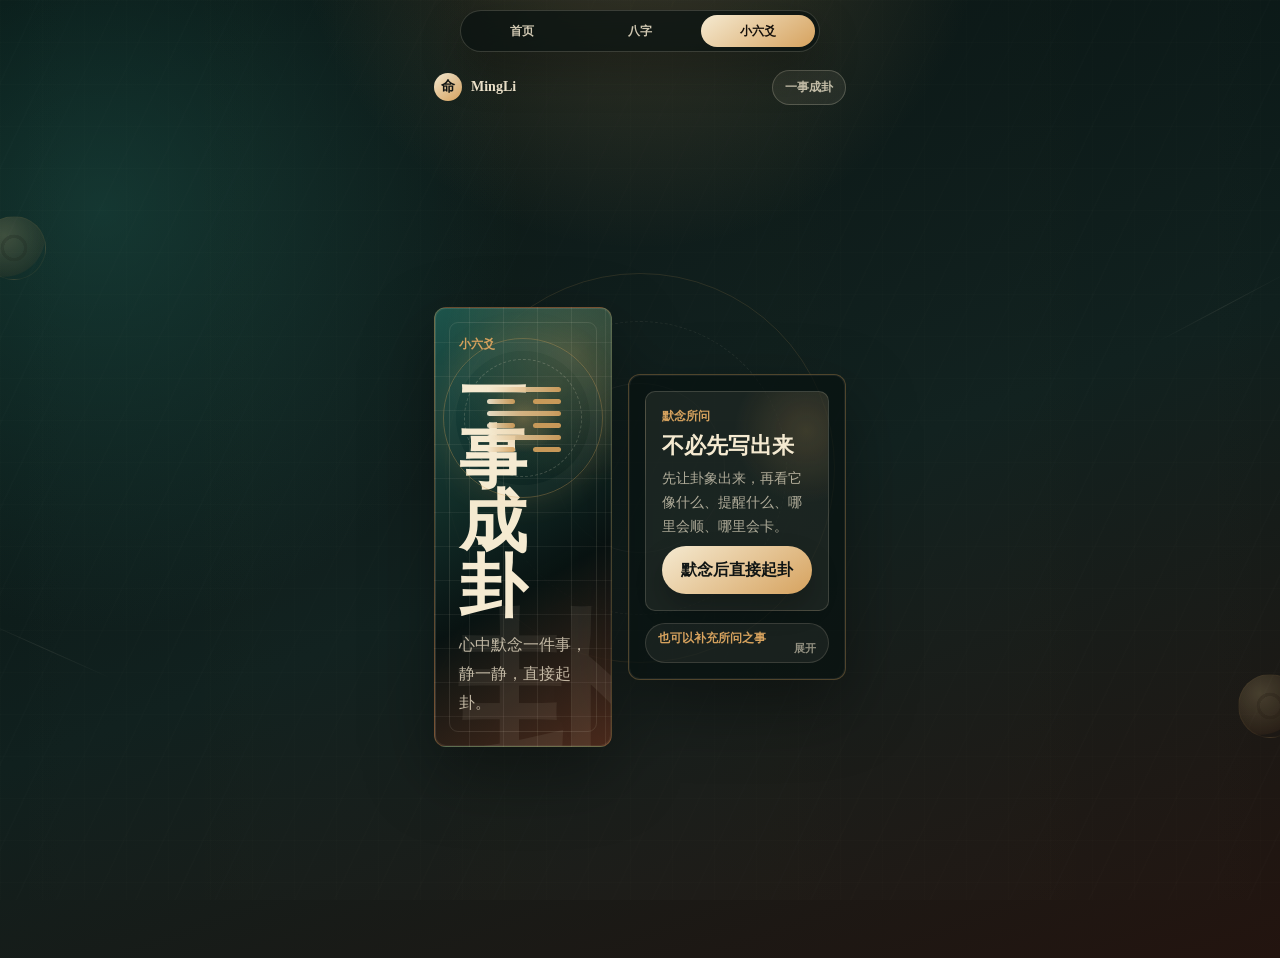
<file: liuyao/index.html>
<!DOCTYPE html>
<html lang="zh-CN">
<head>
  <meta charset="UTF-8">
  <meta name="viewport" content="width=device-width, initial-scale=1.0">
  <title>MingLi 小六爻</title>
  <style>
:root {
  --ink: #091615;
  --ink-2: #10201e;
  --jade: #1f5a50;
  --copper: #b8783b;
  --copper-2: #d6a25e;
  --paper: #f5ead1;
  --paper-soft: rgba(245, 234, 209, 0.76);
  --red: #9a3b2f;
  --line: rgba(245, 234, 209, 0.22);
  --shadow: 0 26px 70px rgba(0, 0, 0, 0.38);
  --ease: cubic-bezier(0.18, 0.86, 0.18, 1);
}

* {
  box-sizing: border-box;
}

html {
  min-height: 100%;
  background: var(--ink);
}

body {
  min-height: 100svh;
  margin: 0;
  color: var(--paper);
  background:
    radial-gradient(circle at 50% -10%, rgba(214, 162, 94, 0.24), transparent 28%),
    radial-gradient(circle at 8% 22%, rgba(31, 90, 80, 0.48), transparent 30%),
    linear-gradient(160deg, #06100f 0%, #10201e 54%, #23140f 100%);
  font-family: "Noto Serif SC", "Songti SC", "Microsoft YaHei", serif;
  overflow-x: hidden;
  transition: opacity 220ms var(--ease), filter 220ms var(--ease), transform 220ms var(--ease);
}

body::before {
  position: fixed;
  inset: 0;
  pointer-events: none;
  background:
    linear-gradient(rgba(245, 234, 209, 0.028) 1px, transparent 1px),
    linear-gradient(90deg, rgba(245, 234, 209, 0.022) 1px, transparent 1px);
  background-size: 42px 42px;
  content: "";
  opacity: 0.52;
}

body::after {
  position: fixed;
  inset: 0;
  pointer-events: none;
  background:
    linear-gradient(90deg, transparent, rgba(245, 234, 209, 0.045), transparent),
    repeating-linear-gradient(115deg, transparent 0 34px, rgba(245, 234, 209, 0.025) 35px 36px);
  mix-blend-mode: screen;
  content: "";
  opacity: 0.26;
}

.oracle-ambient {
  position: fixed;
  inset: 0;
  overflow: hidden;
  pointer-events: none;
  z-index: 0;
}

.ambient-ring {
  position: absolute;
  left: 50%;
  top: 52%;
  width: min(92vw, 390px);
  aspect-ratio: 1;
  border: 1px solid rgba(214, 162, 94, 0.14);
  border-radius: 50%;
  transform: translate(-50%, -50%);
}

.ambient-ring::before,
.ambient-ring::after {
  position: absolute;
  inset: 12%;
  border: 1px dashed rgba(245, 234, 209, 0.08);
  border-radius: 50%;
  content: "";
}

.ambient-ring::after {
  inset: 28%;
  border-style: solid;
  opacity: 0.74;
}

.ambient-coin,
.ambient-line {
  position: absolute;
  opacity: 0.36;
}

.ambient-coin {
  width: 64px;
  height: 64px;
  background:
    radial-gradient(circle, transparent 0 22%, rgba(54, 35, 18, 0.3) 23% 30%, transparent 31%),
    radial-gradient(circle at 34% 30%, rgba(247, 215, 149, 0.56), rgba(184, 120, 59, 0.24) 68%, transparent 70%);
  border: 1px solid rgba(214, 162, 94, 0.22);
  border-radius: 50%;
  filter: blur(0.1px);
  animation: ambientFloat 8400ms ease-in-out infinite;
}

.coin-one {
  left: -18px;
  top: 24%;
}

.coin-two {
  right: -22px;
  bottom: 18%;
  animation-delay: -2800ms;
}

.ambient-line {
  width: 160px;
  height: 1px;
  background: linear-gradient(90deg, transparent, rgba(245, 234, 209, 0.24), transparent);
  transform: rotate(-28deg);
}

.line-one {
  right: -24px;
  top: 34%;
}

.line-two {
  left: -38px;
  bottom: 28%;
  transform: rotate(24deg);
}

body.is-leaving {
  opacity: 0;
  filter: blur(8px);
  transform: scale(0.985);
}

button,
textarea,
input {
  font: inherit;
}

button,
a {
  -webkit-tap-highlight-color: transparent;
}

.oracle-shell {
  position: relative;
  z-index: 1;
  width: 100%;
  max-width: 440px;
  min-height: 100svh;
  margin: 0 auto;
  padding: calc(max(14px, env(safe-area-inset-top)) + 50px) 14px max(18px, env(safe-area-inset-bottom));
}

body[data-stage="entry"] .oracle-shell {
  padding-bottom: max(14px, env(safe-area-inset-bottom));
}

.product-nav {
  position: fixed;
  top: max(10px, env(safe-area-inset-top));
  left: 50%;
  z-index: 50;
  display: grid;
  width: min(360px, calc(100% - 28px));
  min-height: 42px;
  grid-template-columns: repeat(3, minmax(0, 1fr));
  gap: 4px;
  padding: 4px;
  color: rgba(245, 234, 209, 0.84);
  background: rgba(8, 17, 16, 0.68);
  border: 1px solid rgba(245, 234, 209, 0.18);
  border-radius: 999px;
  box-shadow: 0 18px 42px rgba(0, 0, 0, 0.28);
  backdrop-filter: blur(14px);
  transform: translateX(-50%);
}

.product-nav a {
  display: grid;
  place-items: center;
  min-width: 0;
  color: inherit;
  text-decoration: none;
  border-radius: 999px;
  font-size: 12px;
  font-weight: 900;
}

.product-nav a.is-active {
  color: #15100b;
  background: linear-gradient(145deg, var(--paper), var(--copper-2));
}

body[data-stage="cast"] .product-nav,
body[data-stage="result"] .product-nav {
  opacity: 0;
  pointer-events: none;
  transform: translate(-50%, -120%) scale(0.94);
  transform-origin: top center;
}

.site-top {
  display: flex;
  align-items: center;
  justify-content: space-between;
  min-height: 46px;
  transition: opacity 260ms var(--ease), transform 260ms var(--ease), min-height 260ms var(--ease);
}

body[data-stage="cast"] .site-top,
body[data-stage="result"] .site-top {
  height: 0;
  min-height: 0;
  margin: 0;
  overflow: hidden;
  opacity: 0;
  pointer-events: none;
  transform: translateY(-18px);
}

.brand,
.switch-link,
.secondary-link {
  color: var(--paper);
  text-decoration: none;
}

.brand {
  display: inline-flex;
  align-items: center;
  gap: 9px;
  font-size: 14px;
  letter-spacing: 0;
}

.brand span {
  display: grid;
  width: 28px;
  height: 28px;
  place-items: center;
  color: #111514;
  background: linear-gradient(145deg, var(--paper), var(--copper-2));
  border-radius: 50%;
  font-weight: 900;
}

.switch-link,
.secondary-link {
  min-height: 34px;
  padding: 8px 12px;
  color: rgba(245, 234, 209, 0.78);
  background: rgba(245, 234, 209, 0.07);
  border: 1px solid var(--line);
  border-radius: 999px;
  font-size: 12px;
  font-weight: 800;
}

.stage {
  display: none;
  min-height: calc(100svh - 66px);
  animation: stageIn 360ms var(--ease) both;
}

.stage.is-active {
  display: grid;
  align-content: center;
  gap: 16px;
}

body[data-stage="cast"] .oracle-shell,
body[data-stage="result"] .oracle-shell {
  padding-top: max(10px, env(safe-area-inset-top));
}

.stage-cast.is-active,
.stage-result.is-active {
  min-height: calc(100svh - max(22px, env(safe-area-inset-top)) - max(18px, env(safe-area-inset-bottom)));
  align-content: stretch;
}

.stage-result.is-active {
  gap: 10px;
}

.hero-panel,
.question-panel,
.cast-board,
.result-frame {
  position: relative;
  overflow: hidden;
  border: 1px solid rgba(214, 162, 94, 0.34);
  border-radius: 12px;
  box-shadow: var(--shadow), inset 0 0 0 1px rgba(255, 255, 255, 0.06);
}

.hero-panel {
  display: grid;
  align-content: end;
  min-height: 292px;
  padding: 28px 24px;
  background:
    linear-gradient(90deg, rgba(245, 234, 209, 0.08) 1px, transparent 1px),
    linear-gradient(rgba(245, 234, 209, 0.06) 1px, transparent 1px),
    radial-gradient(circle at 80% 10%, rgba(214, 162, 94, 0.24), transparent 32%),
    linear-gradient(150deg, rgba(31, 90, 80, 0.9), rgba(8, 17, 16, 0.86) 62%, rgba(87, 45, 28, 0.82));
  background-size: 34px 34px, 34px 34px, auto, auto;
}

.hero-panel::before {
  position: absolute;
  inset: 14px;
  pointer-events: none;
  border: 1px solid rgba(245, 234, 209, 0.11);
  border-radius: 9px;
  content: "";
}

.hero-panel::after,
.result-frame::after {
  position: absolute;
  right: -16px;
  bottom: -18px;
  color: rgba(245, 234, 209, 0.08);
  content: "卦";
  font-family: Georgia, "Times New Roman", serif;
  font-size: 174px;
  font-weight: 900;
  line-height: 0.75;
}

.eyebrow {
  margin: 0 0 8px;
  color: var(--copper-2);
  font-size: 12px;
  font-weight: 900;
}

h1,
h2,
h3,
p {
  margin-top: 0;
}

h1 {
  margin-bottom: 12px;
  font-size: clamp(46px, 15vw, 68px);
  line-height: 0.95;
}

.hero-line {
  position: relative;
  z-index: 2;
  max-width: 13em;
  margin-bottom: 0;
  color: rgba(245, 234, 209, 0.74);
  font-size: 16px;
  line-height: 1.8;
}

.ritual-mark {
  position: absolute;
  left: 50%;
  top: 30px;
  display: grid;
  width: 160px;
  height: 160px;
  place-items: center;
  border: 1px solid rgba(214, 162, 94, 0.38);
  border-radius: 50%;
  box-shadow: inset 0 0 0 12px rgba(245, 234, 209, 0.035), 0 0 34px rgba(214, 162, 94, 0.18);
  opacity: 0.92;
  transform: translateX(-50%);
  animation: ritualPulse 5200ms ease-in-out infinite;
}

.ritual-mark::before,
.ritual-mark::after {
  position: absolute;
  border-radius: 50%;
  content: "";
}

.ritual-mark::before {
  inset: 20px;
  border: 1px dashed rgba(245, 234, 209, 0.22);
}

.ritual-mark::after {
  inset: 42px;
  background: radial-gradient(circle, rgba(214, 162, 94, 0.34), rgba(214, 162, 94, 0.03) 62%, transparent 66%);
}

.ritual-mark span {
  position: absolute;
  left: 43px;
  width: 74px;
  height: 5px;
  background: linear-gradient(90deg, var(--paper), var(--copper-2));
  border-radius: 999px;
  box-shadow: 0 0 14px rgba(214, 162, 94, 0.22);
}

.ritual-mark span:nth-child(1) { top: 48px; }
.ritual-mark span:nth-child(2) { top: 60px; width: 28px; box-shadow: 46px 0 0 var(--copper-2); }
.ritual-mark span:nth-child(3) { top: 72px; }
.ritual-mark span:nth-child(4) { top: 84px; width: 28px; box-shadow: 46px 0 0 var(--copper-2); }
.ritual-mark span:nth-child(5) { top: 96px; }
.ritual-mark span:nth-child(6) { top: 108px; width: 28px; box-shadow: 46px 0 0 var(--copper-2); }

.question-panel {
  display: grid;
  gap: 12px;
  padding: 16px;
  background: rgba(8, 17, 16, 0.72);
}

.direct-cast {
  display: grid;
  gap: 8px;
  padding: 16px;
  background:
    radial-gradient(circle at 88% 18%, rgba(214, 162, 94, 0.18), transparent 30%),
    rgba(245, 234, 209, 0.07);
  border: 1px solid rgba(245, 234, 209, 0.16);
  border-radius: 10px;
}

.direct-cast span,
.optional-question summary {
  color: var(--copper-2);
  font-size: 12px;
  font-weight: 900;
}

.direct-cast strong {
  color: var(--paper);
  font-size: 22px;
  line-height: 1.2;
}

.direct-cast p {
  margin: 0;
  color: rgba(245, 234, 209, 0.68);
  font-size: 14px;
  line-height: 1.7;
}

.optional-question {
  display: grid;
  gap: 12px;
}

.optional-question summary {
  display: grid;
  min-height: 40px;
  align-items: center;
  padding: 0 12px;
  list-style: none;
  background: rgba(245, 234, 209, 0.06);
  border: 1px solid rgba(245, 234, 209, 0.14);
  border-radius: 999px;
  cursor: pointer;
}

.optional-question summary::-webkit-details-marker {
  display: none;
}

.optional-question summary::after {
  justify-self: end;
  margin-top: -18px;
  color: rgba(245, 234, 209, 0.56);
  content: "展开";
  font-size: 11px;
}

.optional-question[open] summary::after {
  content: "收起";
}

.optional-question[open] {
  gap: 12px;
}

.field {
  display: grid;
  gap: 8px;
}

.field span,
.topic-grid legend {
  color: rgba(245, 234, 209, 0.68);
  font-size: 12px;
  font-weight: 900;
}

textarea {
  width: 100%;
  min-height: 96px;
  resize: none;
  padding: 14px;
  color: var(--paper);
  background: rgba(245, 234, 209, 0.08);
  border: 1px solid rgba(245, 234, 209, 0.18);
  border-radius: 10px;
  outline: none;
  line-height: 1.65;
}

textarea:focus {
  border-color: rgba(214, 162, 94, 0.64);
  box-shadow: 0 0 0 3px rgba(214, 162, 94, 0.12);
}

.templates,
.topic-grid {
  display: grid;
  gap: 8px;
}

.templates {
  grid-template-columns: repeat(4, minmax(0, 1fr));
  padding-bottom: 2px;
  scrollbar-width: none;
}

.templates::-webkit-scrollbar,
.topic-options::-webkit-scrollbar {
  display: none;
}

.templates button,
.topic-grid span {
  display: grid;
  min-height: 40px;
  place-items: center;
  padding: 8px 10px;
  color: rgba(245, 234, 209, 0.8);
  background: rgba(245, 234, 209, 0.07);
  border: 1px solid rgba(245, 234, 209, 0.16);
  border-radius: 8px;
  font-size: 12px;
  font-weight: 900;
  white-space: nowrap;
}

.topic-grid {
  grid-template-columns: repeat(2, minmax(0, 1fr));
  margin: 0;
  padding: 0;
  border: 0;
}

.topic-scroll {
  display: grid;
  gap: 8px;
  grid-template-columns: 1fr;
}

.topic-grid legend {
  grid-column: 1 / -1;
}

.topic-options {
  display: grid;
  grid-template-columns: repeat(3, minmax(0, 1fr));
  gap: 8px;
  padding-bottom: 2px;
  scrollbar-width: none;
}

.topic-grid label {
  min-width: 0;
}

.topic-grid input {
  position: absolute;
  opacity: 0;
}

.topic-grid input:checked + span {
  color: #101514;
  background: linear-gradient(145deg, var(--paper), var(--copper-2));
  border-color: rgba(245, 234, 209, 0.72);
}

.primary-action,
.secondary-action {
  min-height: 48px;
  padding: 0 18px;
  color: #101514;
  background: linear-gradient(145deg, var(--paper), var(--copper-2));
  border: 0;
  border-radius: 999px;
  box-shadow: 0 14px 28px rgba(0, 0, 0, 0.24);
  font-weight: 900;
}

.secondary-action {
  color: var(--paper);
  background: rgba(245, 234, 209, 0.08);
  border: 1px solid rgba(245, 234, 209, 0.18);
  box-shadow: none;
}

.primary-action:disabled,
.secondary-action:disabled {
  opacity: 0.42;
}

body[data-stage="cast"] #castButton:not(:disabled) {
  animation: castPulse 1800ms ease-in-out infinite;
}

.cast-head,
.result-head {
  display: flex;
  align-items: flex-start;
  justify-content: space-between;
  gap: 16px;
}

.cast-head h2,
.result-head h2 {
  margin-bottom: 6px;
  font-size: 28px;
}

.cast-head p:last-child {
  margin-bottom: 0;
  color: rgba(245, 234, 209, 0.66);
  line-height: 1.7;
}

.cast-board {
  display: grid;
  min-height: 470px;
  align-content: space-between;
  padding: 18px;
  background:
    linear-gradient(90deg, rgba(245, 234, 209, 0.045) 1px, transparent 1px),
    linear-gradient(rgba(245, 234, 209, 0.036) 1px, transparent 1px),
    radial-gradient(circle at 50% 35%, rgba(184, 120, 59, 0.24), transparent 32%),
    linear-gradient(180deg, rgba(19, 41, 38, 0.94), rgba(8, 17, 16, 0.94));
  background-size: 36px 36px, 36px 36px, auto, auto;
}

.cast-board::before {
  position: absolute;
  inset: 54px 24px auto;
  height: 260px;
  pointer-events: none;
  background:
    radial-gradient(circle, transparent 0 32%, rgba(214, 162, 94, 0.22) 33% 34%, transparent 35%),
    conic-gradient(from 0deg, transparent 0 11%, rgba(214, 162, 94, 0.24) 11% 12%, transparent 12% 24%, rgba(245, 234, 209, 0.18) 24% 25%, transparent 25%);
  border-radius: 50%;
  content: "";
  opacity: 0.6;
  animation: ritualRotate 18000ms linear infinite;
}

.cast-board::after {
  position: absolute;
  left: 50%;
  top: 72px;
  width: 1px;
  height: 250px;
  pointer-events: none;
  background: linear-gradient(180deg, transparent, rgba(214, 162, 94, 0.5), transparent);
  content: "";
  transform: translateX(-50%);
}

.hexagram-lines {
  position: relative;
  z-index: 2;
  display: flex;
  flex-direction: column-reverse;
  gap: 10px;
  width: min(100%, 260px);
  margin: 0 auto;
}

.yao-line {
  display: grid;
  grid-template-columns: 42px minmax(0, 1fr) 54px;
  gap: 10px;
  align-items: center;
  min-height: 32px;
  color: rgba(245, 234, 209, 0.54);
}

.yao-index {
  color: var(--copper-2);
  font-family: Georgia, "Times New Roman", serif;
  font-weight: 900;
}

.yao-stroke {
  display: grid;
  grid-template-columns: 1fr;
  gap: 10px;
  height: 12px;
  align-items: center;
}

.yao-stroke i {
  display: block;
  height: 5px;
  background: rgba(245, 234, 209, 0.2);
  border-radius: 999px;
}

.yao-line.is-yin .yao-stroke {
  grid-template-columns: 1fr 1fr;
}

.yao-line.is-filled .yao-stroke i {
  background: linear-gradient(90deg, var(--paper), var(--copper-2));
  box-shadow: 0 0 18px rgba(214, 162, 94, 0.35);
  animation: lineLand 420ms var(--ease) both;
}

.yao-line.is-moving .yao-mark {
  color: #f3d0bd;
}

.yao-line.is-active {
  color: var(--paper);
  transform: translateX(3px);
}

.coin-tray {
  position: relative;
  z-index: 2;
  display: flex;
  justify-content: center;
  gap: 10px;
  min-height: 128px;
  align-items: center;
}

.coin {
  display: grid;
  width: 72px;
  height: 72px;
  place-items: center;
  color: #21150d;
  background:
    radial-gradient(circle, transparent 0 21%, rgba(54, 35, 18, 0.35) 22% 28%, transparent 29%),
    radial-gradient(circle at 35% 30%, #f7d795, #b8783b 66%, #5d351b);
  border: 3px solid rgba(245, 234, 209, 0.42);
  border-radius: 50%;
  box-shadow: 0 14px 24px rgba(0, 0, 0, 0.28);
  font-weight: 900;
}

.coin-tray.is-throwing .coin-a {
  animation: coinDropA 520ms var(--ease) both;
}

.coin-tray.is-throwing .coin-b {
  animation: coinDropB 520ms var(--ease) both;
}

.coin-tray.is-throwing .coin-c {
  animation: coinDropC 520ms var(--ease) both;
}

.term-stream {
  position: relative;
  z-index: 2;
  display: flex;
  min-height: 34px;
  align-items: center;
  justify-content: center;
  gap: 8px;
  overflow: hidden;
}

.term-stream span {
  padding: 6px 10px;
  color: rgba(245, 234, 209, 0.72);
  background: rgba(245, 234, 209, 0.07);
  border: 1px solid rgba(214, 162, 94, 0.24);
  border-radius: 999px;
  font-size: 11px;
  font-weight: 900;
  animation: termFloat 2400ms ease-in-out infinite;
}

.term-stream span:nth-child(2) {
  animation-delay: 260ms;
}

.term-stream span:nth-child(3) {
  animation-delay: 520ms;
}

.term-stream span:nth-child(4) {
  animation-delay: 780ms;
}

.cast-actions {
  display: grid;
  grid-template-columns: 1fr 1fr;
  gap: 10px;
}

.result-frame {
  display: grid;
  grid-template-rows: auto minmax(0, 1fr) 18px auto;
  gap: 14px;
  min-height: calc(100svh - 150px);
  padding: 18px 14px 14px;
  background:
    radial-gradient(circle at 50% 0%, rgba(245, 234, 209, 0.12), transparent 24%),
    linear-gradient(90deg, rgba(245, 234, 209, 0.052) 1px, transparent 1px),
    linear-gradient(rgba(245, 234, 209, 0.042) 1px, transparent 1px),
    radial-gradient(circle at 76% 10%, rgba(214, 162, 94, 0.2), transparent 32%),
    linear-gradient(165deg, rgba(32, 78, 69, 0.9), rgba(10, 20, 19, 0.95) 64%, rgba(49, 28, 18, 0.9));
  background-size: auto, 40px 40px, 40px 40px, auto, auto;
}

.result-frame::before {
  position: absolute;
  left: 14px;
  right: 14px;
  top: 94px;
  height: 28px;
  pointer-events: none;
  background:
    linear-gradient(180deg, rgba(92, 57, 28, 0.96), rgba(35, 21, 13, 0.95)),
    linear-gradient(90deg, transparent, rgba(245, 234, 209, 0.16), transparent);
  border: 1px solid rgba(214, 162, 94, 0.32);
  border-radius: 999px;
  box-shadow: 0 16px 26px rgba(0, 0, 0, 0.26), inset 0 1px 0 rgba(255, 255, 255, 0.16);
  content: "";
}

.result-rail {
  position: absolute;
  left: 0;
  right: 0;
  top: 106px;
  z-index: 1;
  pointer-events: none;
}

.result-rail span {
  position: absolute;
  top: 0;
  width: 2px;
  height: 94px;
  background: linear-gradient(180deg, rgba(214, 162, 94, 0.85), rgba(245, 234, 209, 0.18));
  box-shadow: 0 0 10px rgba(214, 162, 94, 0.2);
}

.result-rail span:first-child {
  left: 24%;
}

.result-rail span:last-child {
  right: 24%;
}

.result-head {
  position: relative;
  z-index: 4;
  padding-right: 86px;
}

.result-head span {
  display: grid;
  min-width: 58px;
  height: 42px;
  place-items: center;
  color: #111514;
  background: linear-gradient(145deg, var(--paper), var(--copper-2));
  border-radius: 999px;
  font-family: Georgia, "Times New Roman", serif;
  font-weight: 900;
}

.mini-hexagram {
  position: absolute;
  right: 18px;
  top: 132px;
  z-index: 5;
  display: flex;
  flex-direction: column-reverse;
  gap: 5px;
  width: 76px;
  padding: 8px;
  background: rgba(8, 17, 16, 0.42);
  border: 1px solid rgba(245, 234, 209, 0.16);
  border-radius: 8px;
}

.mini-hexagram span {
  display: grid;
  grid-template-columns: 1fr;
  gap: 6px;
  height: 5px;
}

.mini-hexagram span i {
  display: block;
  background: linear-gradient(90deg, var(--paper), var(--copper-2));
  border-radius: 999px;
}

.mini-hexagram span.is-yin {
  grid-template-columns: 1fr 1fr;
}

.mini-hexagram span.is-moving i {
  background: linear-gradient(90deg, #ffd8c8, var(--red));
}

.sign-stage {
  position: relative;
  z-index: 3;
  min-height: 0;
  height: 100%;
  overflow: hidden;
  perspective: 1000px;
  touch-action: pan-y;
}

.sign-card {
  position: absolute;
  inset: 68px 8px 0;
  display: none;
  align-content: start;
  gap: 10px;
  padding: 22px 17px 16px;
  overflow: auto;
  color: #2a1b10;
  background:
    linear-gradient(180deg, rgba(80, 46, 23, 0.28) 0 10px, transparent 10px),
    linear-gradient(90deg, rgba(93, 60, 28, 0.28) 0 10px, transparent 10px, transparent calc(100% - 10px), rgba(93, 60, 28, 0.18) calc(100% - 10px)),
    repeating-linear-gradient(0deg, rgba(154, 59, 47, 0.035) 0 1px, transparent 1px 30px),
    linear-gradient(180deg, #f8e9c5, #d8bd83);
  border: 1px solid rgba(245, 234, 209, 0.58);
  border-radius: 16px 16px 10px 10px;
  box-shadow: 0 28px 54px rgba(0, 0, 0, 0.34), inset 0 0 0 1px rgba(255, 255, 255, 0.28);
  transform-origin: center top;
  scrollbar-width: none;
}

.sign-card::-webkit-scrollbar {
  display: none;
}

.sign-card::before {
  position: absolute;
  inset: 12px;
  pointer-events: none;
  background:
    linear-gradient(90deg, rgba(154, 59, 47, 0.18), transparent 22%, transparent 78%, rgba(154, 59, 47, 0.18)),
    linear-gradient(180deg, rgba(255, 255, 255, 0.22), transparent 18%);
  border: 1px solid rgba(154, 59, 47, 0.18);
  border-radius: 7px;
  content: "";
}

.sign-card::after {
  position: absolute;
  right: 16px;
  top: 22px;
  width: 64px;
  height: 64px;
  pointer-events: none;
  background:
    radial-gradient(circle, rgba(154, 59, 47, 0.16) 0 38%, transparent 40%),
    conic-gradient(from 45deg, transparent 0 22%, rgba(154, 59, 47, 0.22) 22% 25%, transparent 25% 47%, rgba(154, 59, 47, 0.22) 47% 50%, transparent 50%);
  border-radius: 50%;
  content: "";
  opacity: 0.72;
  animation: sealBreathe 3200ms ease-in-out infinite;
}

.sign-motif {
  position: absolute;
  right: 18px;
  bottom: -16px;
  pointer-events: none;
  color: rgba(154, 59, 47, 0.1);
  font-family: Georgia, "Times New Roman", serif;
  font-size: 128px;
  font-weight: 900;
  line-height: 1;
}

.sign-card.is-current .sign-motif {
  animation: motifRise 3600ms ease-in-out infinite;
}

.sign-field {
  background:
    linear-gradient(90deg, rgba(31, 90, 80, 0.22) 0 8px, transparent 8px),
    linear-gradient(180deg, #f2e2bd, #d5c28e);
}

.sign-change {
  background:
    linear-gradient(90deg, rgba(184, 120, 59, 0.28) 0 8px, transparent 8px),
    radial-gradient(circle at 80% 24%, rgba(154, 59, 47, 0.18), transparent 28%),
    linear-gradient(180deg, #f3e0b6, #d4b982);
}

.sign-outside {
  background:
    linear-gradient(90deg, rgba(16, 32, 30, 0.22) 0 8px, transparent 8px),
    radial-gradient(circle at 20% 18%, rgba(31, 90, 80, 0.16), transparent 30%),
    linear-gradient(180deg, #f1e4c3, #d1bc8a);
}

.sign-trend {
  background:
    linear-gradient(90deg, rgba(184, 120, 59, 0.22) 0 8px, transparent 8px),
    linear-gradient(135deg, rgba(31, 90, 80, 0.14), transparent 34%),
    linear-gradient(180deg, #f5e4bd, #d4bd86);
}

.sign-action {
  background:
    linear-gradient(90deg, rgba(154, 59, 47, 0.24) 0 8px, transparent 8px),
    linear-gradient(180deg, #f4dfb8, #d0b57f);
}

.sign-card.is-current {
  display: grid;
  animation: signEnter 420ms var(--ease) both;
}

.sign-card.is-exiting {
  z-index: 3;
  display: grid;
  pointer-events: none;
}

.sign-card.exit-next {
  animation: signExitNext 420ms var(--ease) both;
}

.sign-card.exit-prev {
  animation: signExitPrev 420ms var(--ease) both;
}

.sign-card.enter-next {
  animation-name: signEnterNext;
}

.sign-card.enter-prev {
  animation-name: signEnterPrev;
}

.sign-card h3 {
  position: relative;
  z-index: 1;
  margin: 0;
  color: #1c140d;
  font-size: 23px;
  line-height: 1.18;
}

.sign-label {
  position: relative;
  z-index: 1;
  width: fit-content;
  padding: 5px 10px;
  color: #fff4df;
  background: var(--red);
  border-radius: 999px;
  font-size: 11px;
  font-weight: 900;
}

.sign-card p {
  position: relative;
  z-index: 1;
  margin: 0;
  color: rgba(35, 24, 14, 0.86);
  font-size: 13.5px;
  line-height: 1.62;
}

.plain-list {
  position: relative;
  z-index: 1;
  display: grid;
  gap: 8px;
  margin: 0;
  padding: 0;
  list-style: none;
}

.plain-list li {
  position: relative;
  padding-left: 18px;
  border-left: 0;
  color: rgba(35, 24, 14, 0.82);
  font-size: 13px;
  line-height: 1.58;
}

.plain-list li::before {
  position: absolute;
  left: 0;
  top: 0.72em;
  width: 7px;
  height: 7px;
  background: var(--red);
  border-radius: 50%;
  box-shadow: 0 0 0 4px rgba(154, 59, 47, 0.1);
  content: "";
}

.advice-strip {
  position: relative;
  z-index: 1;
  display: grid;
  gap: 8px;
  margin-top: 4px;
}

.advice-strip div {
  display: grid;
  grid-template-columns: 34px minmax(0, 1fr);
  gap: 8px;
  align-items: center;
  padding: 9px;
  color: rgba(35, 24, 14, 0.82);
  background: rgba(154, 59, 47, 0.08);
  border: 1px solid rgba(154, 59, 47, 0.16);
  border-radius: 8px;
  line-height: 1.45;
}

.advice-strip span {
  display: grid;
  width: 30px;
  height: 30px;
  place-items: center;
  color: #fff4df;
  background: var(--red);
  border-radius: 50%;
  font-size: 12.5px;
  font-weight: 900;
}

.advice-strip strong {
  font-size: 13px;
}

.sign-nav {
  position: relative;
  z-index: 4;
  display: grid;
  grid-template-columns: 72px minmax(0, 1fr) 72px;
  gap: 8px;
  align-items: center;
  padding: 8px;
  background: rgba(8, 17, 16, 0.72);
  border: 1px solid rgba(245, 234, 209, 0.18);
  border-radius: 12px;
}

.swipe-cue {
  position: relative;
  z-index: 4;
  height: 18px;
}

.swipe-cue span {
  position: absolute;
  left: 50%;
  top: 8px;
  width: 76px;
  height: 2px;
  background: linear-gradient(90deg, transparent, rgba(245, 234, 209, 0.7), transparent);
  border-radius: 999px;
  transform: translateX(-50%);
}

.swipe-cue span::after {
  position: absolute;
  right: 0;
  top: -4px;
  width: 10px;
  height: 10px;
  border-right: 2px solid rgba(245, 234, 209, 0.72);
  border-bottom: 2px solid rgba(245, 234, 209, 0.72);
  content: "";
  transform: rotate(-45deg);
  animation: swipeArrow 1300ms ease-in-out infinite;
}

.sign-nav button {
  min-height: 42px;
  color: var(--paper);
  background: rgba(245, 234, 209, 0.08);
  border: 1px solid rgba(245, 234, 209, 0.18);
  border-radius: 999px;
  font-size: 12px;
  font-weight: 900;
}

.sign-nav button:disabled {
  opacity: 0.36;
}

.sign-nav div {
  display: grid;
  gap: 2px;
  min-width: 0;
  text-align: center;
}

.sign-nav strong,
.sign-nav em {
  overflow: hidden;
  text-overflow: ellipsis;
  white-space: nowrap;
}

.sign-nav em {
  color: rgba(245, 234, 209, 0.58);
  font-size: 11px;
  font-style: normal;
  font-weight: 900;
}

.again-row {
  display: grid;
  grid-template-columns: 1fr 1fr;
  gap: 10px;
}

.again-row .secondary-link {
  display: grid;
  min-height: 48px;
  place-items: center;
  border-radius: 999px;
}

@keyframes stageIn {
  from {
    opacity: 0.86;
    transform: translateY(12px);
  }
  to {
    opacity: 1;
    transform: translateY(0);
  }
}

@keyframes coinDropA {
  0% { transform: translateY(-42px) rotateY(0) rotateZ(-18deg); }
  68% { transform: translateY(4px) rotateY(540deg) rotateZ(8deg); }
  100% { transform: translateY(0) rotateY(720deg) rotateZ(-4deg); }
}

@keyframes coinDropB {
  0% { transform: translateY(-56px) rotateY(0) rotateZ(12deg); }
  68% { transform: translateY(5px) rotateY(620deg) rotateZ(-8deg); }
  100% { transform: translateY(0) rotateY(720deg) rotateZ(5deg); }
}

@keyframes coinDropC {
  0% { transform: translateY(-48px) rotateY(0) rotateZ(22deg); }
  68% { transform: translateY(3px) rotateY(500deg) rotateZ(10deg); }
  100% { transform: translateY(0) rotateY(720deg) rotateZ(2deg); }
}

@keyframes castPulse {
  0%, 100% { box-shadow: 0 14px 28px rgba(0, 0, 0, 0.24), 0 0 0 0 rgba(214, 162, 94, 0); }
  50% { box-shadow: 0 18px 34px rgba(0, 0, 0, 0.32), 0 0 0 8px rgba(214, 162, 94, 0.12); }
}

@keyframes termFloat {
  0%, 100% { opacity: 0.42; transform: translateY(0); }
  50% { opacity: 1; transform: translateY(-3px); }
}

@keyframes ambientFloat {
  0%, 100% { transform: translate3d(0, 0, 0) rotate(0deg); }
  50% { transform: translate3d(14px, -18px, 0) rotate(12deg); }
}

@keyframes ritualPulse {
  0%, 100% { opacity: 0.76; transform: translateX(-50%) scale(1); }
  50% { opacity: 1; transform: translateX(-50%) scale(1.035); }
}

@keyframes ritualRotate {
  to { transform: rotate(360deg); }
}

@keyframes lineLand {
  from { opacity: 0.2; transform: scaleX(0.18); }
  to { opacity: 1; transform: scaleX(1); }
}

@keyframes sealBreathe {
  0%, 100% { opacity: 0.42; transform: scale(0.96); }
  50% { opacity: 0.8; transform: scale(1.04); }
}

@keyframes motifRise {
  0%, 100% { opacity: 0.08; transform: translateY(0); }
  50% { opacity: 0.14; transform: translateY(-8px); }
}

@keyframes swipeArrow {
  0%, 100% { opacity: 0.35; transform: translateX(0) rotate(-45deg); }
  50% { opacity: 1; transform: translateX(10px) rotate(-45deg); }
}

@keyframes signEnter {
  from { opacity: 0.76; transform: translate3d(0, 10px, 0) scale(0.985); }
  to { opacity: 1; transform: translate3d(0, 0, 0) scale(1); }
}

@keyframes signEnterNext {
  from { opacity: 0.72; transform: translate3d(68px, 8px, 0) rotateY(-8deg) scale(0.972); }
  to { opacity: 1; transform: translate3d(0, 0, 0) rotateY(0) scale(1); }
}

@keyframes signEnterPrev {
  from { opacity: 0.72; transform: translate3d(-68px, 8px, 0) rotateY(8deg) scale(0.972); }
  to { opacity: 1; transform: translate3d(0, 0, 0) rotateY(0) scale(1); }
}

@keyframes signExitNext {
  from { opacity: 0.98; transform: translate3d(0, 0, 0) rotateY(0) scale(1); }
  to { opacity: 0; transform: translate3d(-78px, -4px, 0) rotateY(10deg) scale(0.97); }
}

@keyframes signExitPrev {
  from { opacity: 0.98; transform: translate3d(0, 0, 0) rotateY(0) scale(1); }
  to { opacity: 0; transform: translate3d(78px, -4px, 0) rotateY(-10deg) scale(0.97); }
}

@media (max-width: 380px) {
  .templates,
  .topic-options {
    grid-template-columns: repeat(2, minmax(0, 1fr));
  }

  .oracle-shell {
    padding-inline: 10px;
  }

  .coin {
    width: 62px;
    height: 62px;
  }

  .sign-stage {
    min-height: 0;
  }

  .sign-card p {
    font-size: 16px;
  }
}

@media (min-width: 720px) {
  .oracle-shell {
    width: min(100%, 960px);
  }

  .stage.is-active {
    grid-template-columns: 0.9fr 1.1fr;
    align-items: center;
  }

  .stage-cast.is-active,
  .stage-result.is-active {
    grid-template-columns: 1fr;
    width: min(440px, 100%);
    margin: 0 auto;
  }
}

@media (prefers-reduced-motion: reduce) {
  *,
  *::before,
  *::after {
    scroll-behavior: auto !important;
    transition-duration: 0.01ms !important;
    animation-duration: 0.01ms !important;
    animation-iteration-count: 1 !important;
  }
}

</style>
</head>
<body data-stage="entry">
  <div class="oracle-ambient" aria-hidden="true">
    <span class="ambient-ring"></span>
    <span class="ambient-coin coin-one"></span>
    <span class="ambient-coin coin-two"></span>
    <span class="ambient-line line-one"></span>
    <span class="ambient-line line-two"></span>
  </div>

  <nav class="product-nav oracle-product-nav" aria-label="MingLi 功能导航">
    <a href="../index.html">首页</a>
    <a href="../bazi/index.html">八字</a>
    <a class="is-active" href="./index.html">小六爻</a>
  </nav>

  <main class="oracle-shell">
    <header class="site-top">
      <a class="brand" href="../index.html" aria-label="返回 MingLi 命理阁">
        <span>命</span>
        <strong>MingLi</strong>
      </a>
      <span class="switch-link">一事成卦</span>
    </header>

    <section class="stage stage-entry is-active" id="entryStage" aria-label="起卦输入">
      <div class="hero-panel">
        <p class="eyebrow">小六爻</p>
        <h1>一事成卦</h1>
        <p class="hero-line">心中默念一件事，静一静，直接起卦。</p>
        <div class="ritual-mark" aria-hidden="true">
          <span></span><span></span><span></span>
          <span></span><span></span><span></span>
        </div>
      </div>

      <form class="question-panel" id="oracleForm">
        <div class="direct-cast">
          <span>默念所问</span>
          <strong>不必先写出来</strong>
          <p>先让卦象出来，再看它像什么、提醒什么、哪里会顺、哪里会卡。</p>
          <button class="primary-action" type="submit">默念后直接起卦</button>
        </div>

        <details class="optional-question">
          <summary>也可以补充所问之事</summary>

          <label class="field">
            <span>所问之事</span>
            <textarea id="questionInput" rows="3" maxlength="96" placeholder="可不填。若想记录，可写：这件事能不能成？"></textarea>
          </label>

          <div class="templates" aria-label="常见问法">
            <button type="button" data-topic="choice" data-template="这件事现在该推进、等待，还是换一种做法？">进退</button>
            <button type="button" data-topic="relationship" data-template="我和这个人的关系接下来会不会有实质变化？">感情</button>
            <button type="button" data-topic="career" data-template="这个工作机会对我来说值不值得接？">事业</button>
            <button type="button" data-topic="wealth" data-template="这笔钱、回款或收入机会近期能不能落地？">财物</button>
            <button type="button" data-topic="document" data-template="这份申请、合同、证件或手续能不能顺利办成？">文书</button>
            <button type="button" data-topic="message" data-template="我等的消息、回复或通知近期会不会来？">消息</button>
            <button type="button" data-topic="travel" data-template="这次出行、搬动或见面安排是否合适？">出行</button>
            <button type="button" data-topic="lost" data-template="这个丢失的东西还有没有机会找回？">失物</button>
          </div>

          <fieldset class="topic-grid topic-scroll">
            <legend>大概是哪类事</legend>
            <div class="topic-options">
              <label><input type="radio" name="topic" value="general" checked><span>综合</span></label>
              <label><input type="radio" name="topic" value="choice"><span>进退选择</span></label>
              <label><input type="radio" name="topic" value="relationship"><span>感情</span></label>
              <label><input type="radio" name="topic" value="career"><span>事业工作</span></label>
              <label><input type="radio" name="topic" value="wealth"><span>财物回款</span></label>
              <label><input type="radio" name="topic" value="study"><span>学业考试</span></label>
              <label><input type="radio" name="topic" value="document"><span>文书手续</span></label>
              <label><input type="radio" name="topic" value="message"><span>消息等待</span></label>
              <label><input type="radio" name="topic" value="travel"><span>出行迁动</span></label>
              <label><input type="radio" name="topic" value="lost"><span>失物寻找</span></label>
              <label><input type="radio" name="topic" value="cooperation"><span>合作交易</span></label>
              <label><input type="radio" name="topic" value="family"><span>家宅人事</span></label>
              <label><input type="radio" name="topic" value="wellbeing"><span>身心状态</span></label>
              <label><input type="radio" name="topic" value="timing"><span>近期走势</span></label>
              <label><input type="radio" name="topic" value="other"><span>其他</span></label>
            </div>
          </fieldset>
        </details>
      </form>
    </section>

    <section class="stage stage-cast" id="castStage" aria-label="摇卦">
      <div class="cast-head">
        <p class="eyebrow">铜钱落位</p>
        <h2 id="castTitle">第 1 次</h2>
        <p id="castHint">等心里那一刻到了，亲手抛下 6 次。</p>
      </div>

      <div class="cast-board">
        <div class="hexagram-lines" id="hexagramLines" aria-label="结果线"></div>
        <div class="coin-tray" id="coinTray" aria-hidden="true">
          <span class="coin coin-a">正</span>
          <span class="coin coin-b">反</span>
          <span class="coin coin-c">变</span>
        </div>
        <div class="term-stream" id="termStream" aria-hidden="true">
          <span>念起一事</span>
          <span>铜钱落位</span>
          <span>线条成形</span>
          <span>开始判断</span>
        </div>
      </div>

      <div class="cast-actions">
        <button class="secondary-action" type="button" id="rethinkButton">重新默念</button>
        <button class="primary-action" type="button" id="castButton">此刻抛钱</button>
      </div>
    </section>

    <section class="stage stage-result" id="resultStage" aria-label="解读结果">
      <div class="result-frame" id="resultFrame">
        <div class="result-rail" aria-hidden="true">
          <span></span>
          <span></span>
        </div>

        <div class="result-head">
          <div>
            <p class="eyebrow" id="resultTopic">问事</p>
            <h2 id="resultTitle">结果已出</h2>
          </div>
          <span id="resultCount">1 / 7</span>
        </div>
        <div class="mini-hexagram" id="miniHexagram" aria-label="六条结果线"></div>

        <div class="sign-stage" id="signStage" aria-live="polite"></div>

        <div class="swipe-cue" aria-hidden="true">
          <span></span>
        </div>

        <div class="sign-nav" aria-label="切换签牌">
          <button type="button" id="prevSign">上一签</button>
          <div>
            <strong id="signName">这卦像什么</strong>
            <em id="signHint">左滑看下一签</em>
          </div>
          <button type="button" id="nextSign">下一签</button>
        </div>
      </div>

      <div class="again-row">
        <button class="secondary-action" type="button" id="restartButton">再问一事</button>
        <a class="secondary-link" href="../bazi/index.html">回本命八字</a>
      </div>
    </section>
  </main>

  <script>
const trigramMap = {
  "111": { name: "乾", image: "天", element: "金", meaning: "主动、规则、决断" },
  "110": { name: "兑", image: "泽", element: "金", meaning: "沟通、交换、悦纳" },
  "101": { name: "离", image: "火", element: "火", meaning: "看见、表达、曝光" },
  "100": { name: "震", image: "雷", element: "木", meaning: "启动、震动、突发" },
  "011": { name: "巽", image: "风", element: "木", meaning: "渗透、协商、慢入" },
  "010": { name: "坎", image: "水", element: "水", meaning: "风险、反复、信息差" },
  "001": { name: "艮", image: "山", element: "土", meaning: "停止、边界、观察" },
  "000": { name: "坤", image: "地", element: "土", meaning: "承接、等待、配合" }
};

const hexagramNames = {
  "乾乾": "乾为天", "乾兑": "天泽履", "乾离": "天火同人", "乾震": "天雷无妄", "乾巽": "天风姤", "乾坎": "天水讼", "乾艮": "天山遁", "乾坤": "天地否",
  "兑乾": "泽天夬", "兑兑": "兑为泽", "兑离": "泽火革", "兑震": "泽雷随", "兑巽": "泽风大过", "兑坎": "泽水困", "兑艮": "泽山咸", "兑坤": "泽地萃",
  "离乾": "火天大有", "离兑": "火泽睽", "离离": "离为火", "离震": "火雷噬嗑", "离巽": "火风鼎", "离坎": "火水未济", "离艮": "火山旅", "离坤": "火地晋",
  "震乾": "雷天大壮", "震兑": "雷泽归妹", "震离": "雷火丰", "震震": "震为雷", "震巽": "雷风恒", "震坎": "雷水解", "震艮": "雷山小过", "震坤": "雷地豫",
  "巽乾": "风天小畜", "巽兑": "风泽中孚", "巽离": "风火家人", "巽震": "风雷益", "巽巽": "巽为风", "巽坎": "风水涣", "巽艮": "风山渐", "巽坤": "风地观",
  "坎乾": "水天需", "坎兑": "水泽节", "坎离": "水火既济", "坎震": "水雷屯", "坎巽": "水风井", "坎坎": "坎为水", "坎艮": "水山蹇", "坎坤": "水地比",
  "艮乾": "山天大畜", "艮兑": "山泽损", "艮离": "山火贲", "艮震": "山雷颐", "艮巽": "山风蛊", "艮坎": "山水蒙", "艮艮": "艮为山", "艮坤": "山地剥",
  "坤乾": "地天泰", "坤兑": "地泽临", "坤离": "地火明夷", "坤震": "地雷复", "坤巽": "地风升", "坤坎": "地水师", "坤艮": "地山谦", "坤坤": "坤为地"
};

const topicNames = {
  general: "综合问事",
  choice: "选择问事",
  relationship: "感情问事",
  career: "工作问事",
  wealth: "财富问事",
  study: "学业考试",
  document: "文书手续",
  message: "消息等待",
  travel: "出行迁动",
  lost: "失物寻找",
  cooperation: "合作交易",
  family: "家宅人事",
  wellbeing: "身心状态",
  timing: "近期问事",
  other: "日常问事"
};

const topicProfiles = {
  general: { focus: "这件事有没有入口、哪里能先动。" },
  choice: { focus: "现在该推进、等待，还是换个做法。" },
  relationship: { focus: "对方有没有真实回应，关系会不会继续靠近。" },
  career: { focus: "机会是否靠谱，职责、资源、回报清不清楚。" },
  wealth: { focus: "钱从哪里来、什么时候到、风险谁承担。" },
  study: { focus: "准备是否够稳，短板在哪里。" },
  document: { focus: "材料、流程、审核人和截止时间会不会卡住。" },
  message: { focus: "对方会不会回，消息有没有落地的迹象。" },
  travel: { focus: "时间、路线、同行人和备用方案是否稳妥。" },
  lost: { focus: "线索是否连续，能不能顺着路径找回。" },
  cooperation: { focus: "对方是否靠谱，分工和钱是否说清楚。" },
  family: { focus: "谁能协调，谁能拍板，情绪会不会放大问题。" },
  wellbeing: { focus: "压力从哪里来，近期该收还是该放。" },
  timing: { focus: "短期会不会有新消息、新动作。" },
  other: { focus: "眼前最该处理的是哪一个点。" }
};

const topicAdvice = {
  general: {
    good: "这件事有可操作的入口，先抓一个最明确的点推进。",
    mixed: "局面还没完全定型，先把事实和猜测分开。",
    blocked: "现在不宜急着求结果，先把信息补齐再动。"
  },
  choice: {
    good: "可以推进，但要先定一个小试点，不要一次把筹码全压上。",
    mixed: "这件事还在摇摆，先收集一个关键事实，再做决定。",
    blocked: "现在不适合硬推，先停一下，等条件更清楚再动。"
  },
  relationship: {
    good: "关系里有回应空间，适合用具体行动确认，而不是靠猜。",
    mixed: "关系没有完全关上，但节奏不稳，先看对方是否持续行动。",
    blocked: "现在情绪和现实阻力偏多，不适合逼问结果。"
  },
  career: {
    good: "工作机会可以看，但要把职责、资源、回报写清楚。",
    mixed: "机会里有亮点，也有信息不完整的地方，先问清关键条件。",
    blocked: "这件事推进阻力偏大，先不要急着承诺。"
  },
  wealth: {
    good: "偏向靠技能和交付得财，不像突然横财。",
    mixed: "有收入机会，但现金流节奏不稳，先控支出。",
    blocked: "不宜冲动投入，先把账算清。"
  },
  study: {
    good: "学业或考试有可准备的抓手，按重点复盘比临时焦虑更有效。",
    mixed: "结果还受准备程度影响，先补最薄弱的一块。",
    blocked: "目前基础不够稳，不适合只靠临场发挥。"
  },
  document: {
    good: "文书手续有推进空间，关键是材料齐、流程清。",
    mixed: "流程里可能有补件或反复，先确认要求再提交。",
    blocked: "容易卡在材料、规则或审批上，先别急着定结果。"
  },
  message: {
    good: "消息有机会落地，但要看对方是否给出明确动作。",
    mixed: "消息会有波动，别只盯一句话，先看后续是否连续。",
    blocked: "短期回应偏慢，先不要用频繁催促换确定感。"
  },
  travel: {
    good: "出行或迁动可以考虑，但要提前确认时间、路线和人。",
    mixed: "行程有变数，适合留备用方案。",
    blocked: "现在不宜仓促行动，容易被时间、交通或沟通卡住。"
  },
  lost: {
    good: "还有寻找空间，先回到最后一次确认的位置。",
    mixed: "能不能找回取决于线索是否清楚，先按路径倒查。",
    blocked: "线索偏散，先降低期待，重点止损。"
  },
  cooperation: {
    good: "合作可以谈，但要把分工、钱和责任写清。",
    mixed: "对方有可取处，也有模糊处，先小范围试合作。",
    blocked: "合作条件不够清楚，容易后面扯皮。"
  },
  family: {
    good: "家里这件事可以用温和协商推进，不必硬碰硬。",
    mixed: "人情和现实条件交在一起，先分清谁能拍板。",
    blocked: "现在情绪容易放大问题，先把节奏放慢。"
  },
  wellbeing: {
    good: "状态有回稳空间，适合做减负和规律安排。",
    mixed: "近期状态有起伏，先把睡眠、节奏和压力源理清。",
    blocked: "不适合硬扛，先减少消耗，必要时找现实支持。"
  },
  timing: {
    good: "近期可以动，动作要小而连续。",
    mixed: "近期有变化，但不宜急着下结论。",
    blocked: "近期宜守，先观察三天到一周。"
  },
  other: {
    good: "整体可动，先从最小的一步开始。",
    mixed: "局面有变数，先确认信息，再行动。",
    blocked: "先收住，不要在信息不完整时做大决定。"
  }
};

const stageEls = {
  entry: document.querySelector("#entryStage"),
  cast: document.querySelector("#castStage"),
  result: document.querySelector("#resultStage")
};

const form = document.querySelector("#oracleForm");
const questionInput = document.querySelector("#questionInput");
const lineBox = document.querySelector("#hexagramLines");
const coinTray = document.querySelector("#coinTray");
const castButton = document.querySelector("#castButton");
const rethinkButton = document.querySelector("#rethinkButton");
const castTitle = document.querySelector("#castTitle");
const castHint = document.querySelector("#castHint");
const resultTopic = document.querySelector("#resultTopic");
const resultTitle = document.querySelector("#resultTitle");
const resultCount = document.querySelector("#resultCount");
const miniHexagram = document.querySelector("#miniHexagram");
const signStage = document.querySelector("#signStage");
const prevSign = document.querySelector("#prevSign");
const nextSign = document.querySelector("#nextSign");
const signName = document.querySelector("#signName");
const signHint = document.querySelector("#signHint");
const restartButton = document.querySelector("#restartButton");

const state = {
  question: "",
  topic: "general",
  lines: [],
  pages: [],
  page: 0,
  turningTimer: 0,
  startX: 0,
  startY: 0,
  swiping: false
};

initLines();

document.querySelectorAll("[data-template]").forEach((button) => {
  button.addEventListener("click", () => {
    questionInput.value = button.dataset.template;
    const topicInput = button.dataset.topic ? form.querySelector(`[name="topic"][value="${button.dataset.topic}"]`) : null;
    if (topicInput) topicInput.checked = true;
    questionInput.focus();
  });
});

form.addEventListener("submit", (event) => {
  event.preventDefault();
  state.question = questionInput.value.trim() || "心中默念之事";
  state.topic = new FormData(form).get("topic") || "general";
  resetCast();
  setStage("cast");
});

castButton.addEventListener("click", () => throwOneLine());
rethinkButton.addEventListener("click", () => {
  resetCast();
  setStage("entry");
});
prevSign.addEventListener("click", () => setResultPage(state.page - 1, "prev"));
nextSign.addEventListener("click", () => setResultPage(state.page + 1, "next"));
restartButton.addEventListener("click", () => {
  resetCast();
  setStage("entry");
});

signStage.addEventListener("touchstart", (event) => {
  const touch = event.touches[0];
  if (!touch) return;
  state.startX = touch.clientX;
  state.startY = touch.clientY;
  state.swiping = true;
}, { passive: true });

signStage.addEventListener("touchmove", (event) => {
  if (!state.swiping) return;
  const touch = event.touches[0];
  if (!touch) return;
  const dx = touch.clientX - state.startX;
  const dy = touch.clientY - state.startY;
  if (Math.abs(dx) > 18 && Math.abs(dx) > Math.abs(dy) * 1.15) event.preventDefault();
}, { passive: false });

signStage.addEventListener("touchend", (event) => {
  if (!state.swiping) return;
  state.swiping = false;
  const touch = event.changedTouches[0];
  if (!touch) return;
  finishSwipe(touch.clientX - state.startX, touch.clientY - state.startY);
}, { passive: true });

function setStage(stage) {
  document.body.dataset.stage = stage;
  Object.entries(stageEls).forEach(([key, element]) => {
    element.classList.toggle("is-active", key === stage);
  });
  window.scrollTo(0, 0);
}

function initLines() {
  lineBox.replaceChildren();
  for (let index = 0; index < 6; index += 1) {
    const row = document.createElement("div");
    row.className = "yao-line";
    row.dataset.index = String(index);
    row.innerHTML = `
      <span class="yao-index">${String(index + 1).padStart(2, "0")}</span>
      <span class="yao-stroke"><i></i><i></i></span>
      <span class="yao-mark">待摇</span>
    `;
    lineBox.append(row);
  }
  updateLineState();
}

function resetCast() {
  state.lines = [];
  state.pages = [];
  state.page = 0;
  castButton.disabled = false;
  rethinkButton.disabled = false;
  castHint.textContent = "等心里那一刻到了，亲手抛下 6 次。";
  initLines();
}

function throwOneLine() {
  if (state.lines.length >= 6) return;
  castButton.disabled = true;
  rethinkButton.disabled = true;
  coinTray.classList.remove("is-throwing");
  void coinTray.offsetWidth;
  coinTray.classList.add("is-throwing");

  window.setTimeout(() => {
    const line = createLine();
    state.lines.push(line);
    updateCoins(line);
    updateLineState();
    castButton.disabled = state.lines.length >= 6;
    rethinkButton.disabled = false;
    if (state.lines.length >= 6) {
      castHint.textContent = "结果已成，正在整理判断。";
      window.setTimeout(showResult, 900);
      return;
    }
    const left = 6 - state.lines.length;
    castHint.textContent = `第 ${state.lines.length} 次已落，还剩 ${left} 次。等你觉得该落了，再抛下一次。`;
  }, 520);
}

function createLine() {
  const coins = Array.from({ length: 3 }, () => Math.random() > 0.5 ? "阳" : "阴");
  const yangCount = coins.filter((coin) => coin === "阳").length;
  if (yangCount === 3) return { coins, yang: true, moving: true, label: "动静很大" };
  if (yangCount === 2) return { coins, yang: false, moving: false, label: "先稳住" };
  if (yangCount === 1) return { coins, yang: true, moving: false, label: "可推进" };
  return { coins, yang: false, moving: true, label: "会有变化" };
}

function updateCoins(line) {
  [...coinTray.querySelectorAll(".coin")].forEach((coin, index) => {
    coin.textContent = line.coins[index] === "阳" ? "正" : "反";
  });
}

function updateLineState() {
  const rows = [...lineBox.querySelectorAll(".yao-line")];
  rows.forEach((row, index) => {
    const line = state.lines[index];
    row.classList.toggle("is-active", index === state.lines.length && state.lines.length < 6);
    row.classList.toggle("is-filled", Boolean(line));
    row.classList.toggle("is-yin", line ? !line.yang : false);
    row.classList.toggle("is-moving", line?.moving || false);
    row.querySelector(".yao-mark").textContent = line ? line.label : "待摇";
  });
  castTitle.textContent = state.lines.length >= 6 ? "结果成形" : `已抛 ${state.lines.length} / 6`;
}

function showResult() {
  const reading = buildReading();
  state.pages = reading.pages;
  resultTopic.textContent = topicNames[state.topic] || "问事";
  resultTitle.textContent = reading.title;
  renderPages();
  setResultPage(0);
  setStage("result");
}

function buildReading() {
  const lower = getTrigram(state.lines.slice(0, 3));
  const upper = getTrigram(state.lines.slice(3, 6));
  const moving = state.lines.filter((line) => line.moving).length;
  const yang = state.lines.filter((line) => line.yang).length;
  const tone = getTone(yang, moving);
  const advice = topicAdvice[state.topic]?.[tone] || topicAdvice.other[tone];
  const doDont = getDoDont(state.topic, tone);
  const profile = topicProfiles[state.topic] || topicProfiles.other;
  const question = state.question;
  const hexagram = getHexagram(upper, lower);
  const title = hexagram.name;
  const imageReading = getImageReading(upper, lower, hexagram, tone);
  const directSummary = getDirectSummary(upper, lower, tone);
  const changeText = moving
    ? `这次有 ${moving} 个变化点，意思是事情还会动，不是现在看到的样子就定死了。`
    : "这次变化点少，说明短期不会突然反转，更适合稳住节奏。";

  return {
    title,
    pages: [
      {
        label: "01",
        kind: "field",
        motif: "卦",
        title: "这卦像什么",
        lead: `这次是「${hexagram.name}」。翻译成人话：${directSummary}`,
        points: [
          imageReading,
          `外部重点：${getOuterText(upper)}。你这边先做：${getInnerText(lower)}。`,
          "先别急着问吉凶。你先看它像不像你现在遇到的处境，再往下看建议。"
        ],
        ...doDont
      },
      {
        label: "02",
        kind: "verdict",
        motif: "断",
        title: "先说结论",
        lead: advice,
        points: [
          question === "心中默念之事" ? "你没有写出问题也没关系，就按你刚才心里默念的那件事看。" : `你问的是：${question}`,
          `这次重点看：${profile.focus}`
        ],
        ...doDont
      },
      {
        label: "03",
        kind: "field",
        motif: "势",
        title: "这事有没有机会",
        lead: getSceneLead(hexagram, upper, lower, tone),
        points: [
          getSuccessSignal(tone, moving),
          getBlockSignal(upper, lower, tone),
          getQuestionMirror(state.topic, tone),
          "如果你心里问的是“能不能成”，就看三件事：有没有入口、哪里卡住、接下来有没有新反馈。"
        ],
        ...doDont
      },
      {
        label: "04",
        kind: "change",
        motif: "变",
        title: "后面会不会变",
        lead: changeText,
        points: [
          moving >= 3 ? "变数偏多，别把话说太满，也别一次投入太多。" : "变化不算失控，可以先做一个小动作试探。",
          "如果接下来几天没有新反馈，就先按保守方案处理。"
        ],
        ...doDont
      },
      {
        label: "05",
        kind: "outside",
        motif: "外",
        title: "容易卡在哪里",
        lead: getExternalText(upper, state.topic),
        points: [
          "别只看别人说了什么，更要看对方有没有连续动作。",
          "最怕的是信息不完整，你自己先脑补一大堆。先确认事实，再判断。"
        ],
        ...doDont
      },
      {
        label: "06",
        kind: "trend",
        motif: "趋",
        title: "接下来怎么走",
        lead: getTrendText(tone, moving),
        points: [
          getPaceText(moving),
          "真要推进，先做低成本验证。不要一下子压上太多钱、情绪或承诺。"
        ],
        ...doDont
      },
      {
        label: "07",
        kind: "action",
        motif: "行",
        title: "今天先做什么",
        lead: getActionLead(state.topic),
        points: [
          getActionPoint(state.topic),
          "别把这次结果当成命令。它更像提醒你：现在先抓哪一步，别被情绪带着跑。"
        ],
        ...doDont
      }
    ]
  };
}

function getTrigram(lines) {
  const key = lines.map((line) => line.yang ? "1" : "0").join("");
  return trigramMap[key] || trigramMap["000"];
}

function getHexagram(upper, lower) {
  return {
    name: hexagramNames[`${upper.name}${lower.name}`] || `${upper.image}${lower.image}之象`
  };
}

function getDirectSummary(upper, lower, tone) {
  const toneText = {
    good: "这件事不是死局，有推进空间，但要按步骤来。",
    mixed: "这件事还没定，别急着押结论，先看下一步反馈。",
    blocked: "这件事现在卡得比较明显，先处理阻力，再谈结果。"
  }[tone];
  return `${toneText}外面主要是${getOuterText(upper)}，你这边先做的是${getInnerText(lower)}。`;
}

function getOuterText(trigram) {
  const map = {
    乾: "规则、压力或必须拍板的决定",
    兑: "沟通、承诺和别人给不给反馈",
    离: "事情被看见、说清楚、摊到明面上",
    震: "突然变化、新消息或有人开始行动",
    巽: "慢慢协商、绕开硬碰硬的推进",
    坎: "风险、反复和信息不清",
    艮: "边界、规则或某个人的态度卡住",
    坤: "等待、配合和现实条件能不能承接"
  };
  return map[trigram.name] || getPlainImage(trigram);
}

function getInnerText(trigram) {
  const map = {
    乾: "先定规则、做决定，不要拖着不表态",
    兑: "先开口沟通，拿到真实反馈",
    离: "先把话说清，把事实摆到明面上",
    震: "先做一个小动作，让事情有反馈",
    巽: "先慢慢谈，不要硬推",
    坎: "先查清风险和信息缺口",
    艮: "先停一下，守住边界再判断",
    坤: "先配合现实条件，等局面接得住"
  };
  return map[trigram.name] || getPlainImage(trigram);
}

function getPlainImage(trigram) {
  const map = {
    乾: "规则、压力、必须做决定的力量",
    兑: "沟通、交换、有人开口或给反馈",
    离: "事情被看见、说清楚、摊到明面上",
    震: "突然启动、变化、消息或动作来了",
    巽: "慢慢渗透、需要商量、不能硬推",
    坎: "风险、反复、信息不清楚",
    艮: "停住、边界、暂时过不去",
    坤: "等待、承接、先配合局面"
  };
  return map[trigram.name] || trigram.meaning;
}

function getImageReading(upper, lower, hexagram, tone) {
  const toneText = {
    good: "整体看，不是没机会。更像是已经有路，但要顺着路走，不能乱冲。",
    mixed: "整体看，不是一句好或坏能说完。像是有希望，但中间还有没弄清的地方。",
    blocked: "整体看，卡点比较明显。不是说一定不成，而是现在人、条件或时机还没对上。"
  }[tone];

  return `放到现实里看，就是别只凭感觉下判断；看条件有没有讲清、对方有没有行动、你自己有没有下一步。${toneText}`;
}

function getSceneLead(hexagram, upper, lower, tone) {
  if (tone === "good") return "有机会，但要靠稳扎稳打，不是靠赌一把。";
  if (tone === "blocked") return "现在有明显阻力，先别硬推，先看哪里卡住。";
  return "现在还不能直接定成败，要看下一步有没有反馈。";
}

function getSuccessSignal(tone, moving) {
  if (tone === "good") return moving ? "能成的信号：已经有动静了，只要反馈继续出现，就可以小步推进。" : "能成的信号：局面比较稳，适合按计划慢慢做。";
  if (tone === "blocked") return "能成的信号：先别看大结果，先看卡住的地方能不能被打通。";
  return "能成的信号：不是没有机会，但要先看下一次回复、下一步动作、下一条线索。";
}

function getBlockSignal(upper, lower, tone) {
  if (tone === "blocked") return `会卡的地方：${getPlainImage(upper)}压在${getPlainImage(lower)}上，容易出现“想动但动不了”的感觉。`;
  if (upper.name === "坎" || lower.name === "坎") return "会卡的地方：信息不清、风险没算明白，容易反复。";
  if (upper.name === "艮" || lower.name === "艮") return "会卡的地方：边界、规则或某个人的态度让事情停住。";
  return "会卡的地方：不是大阻碍，而是细节、沟通和节奏没对齐。";
}

function getQuestionMirror(topic, tone) {
  if (topic === "general") {
    if (tone === "good") return "如果你心里问“能不能成”，答案偏向：有机会，但要靠你接下来怎么做。";
    if (tone === "blocked") return "如果你心里问“能不能成”，答案偏向：现在还卡着，先别急着下定论。";
    return "如果你心里问“能不能成”，答案偏向：还在中间状态，先看下一步反馈。";
  }
  if (topic === "relationship") return "放到感情里看，重点不是一句承诺，而是对方是否持续靠近、持续回应。";
  if (topic === "career") return "放到事业里看，重点不是机会听起来多好，而是职责、资源、回报是否真的清楚。";
  if (topic === "wealth") return "放到财物里看，重点不是想象收益，而是钱从哪里来、什么时候到、风险谁承担。";
  if (topic === "message") return "放到消息等待里看，重点是对方有没有动作链条，不只看你自己有多想等到。";
  if (topic === "lost") return "放到失物寻找里看，重点是线索是否连续：最后看见、最后使用、谁接触过。";
  return "把它放回你所求的事情里，看它对应的是顺、阻、变，还是需要先停下观察。";
}

function getTone(yang, moving) {
  if (yang >= 4 && moving <= 2) return "good";
  if (yang <= 2 && moving >= 2) return "blocked";
  return "mixed";
}

function getExternalText(upper, topic) {
  if (topic === "relationship") return "关系里的关键不是对方说了什么，而是有没有稳定靠近。";
  if (topic === "wealth") return "钱的关键不是想象收益，而是规则、时间和风险是否清楚。";
  if (topic === "career") return "工作的关键是职责、资源、回报、对接人是否明确。";
  if (topic === "study") return "学业考试的关键是准备节奏，不是临时焦虑。";
  if (topic === "document") return "文书手续的关键是材料、流程、审核人和截止时间。";
  if (topic === "message") return "消息能不能来，关键看对方有没有已经在行动。";
  if (topic === "travel") return "出行迁动的关键是时间、路线、同行人和备用方案。";
  if (topic === "lost") return "找东西的关键是线索连续：最后看见、最后使用、谁碰过。";
  if (topic === "cooperation") return "合作的关键是分工、钱、责任，不能只靠口头感觉。";
  if (topic === "family") return "家里事情的关键是谁能协调，谁能真正拍板。";
  if (topic === "wellbeing") return "身心状态的关键是先减少消耗，不要硬撑。";
  if (topic === "timing") return "短期走势的关键是最先出现的新消息和新动作。";
  return "外部影响不小，先别只凭自己的想法判断。";
}

function getTrendText(tone, moving) {
  if (tone === "good") return moving ? "接下来可以动，但要一步一步来。" : "接下来偏稳，可以按原计划慢慢推进。";
  if (tone === "blocked") return "接下来会比较卡，短期更适合先停一下、看清楚。";
  return "接下来有机会，也有变数，适合先试一小步。";
}

function getPaceText(moving) {
  if (moving === 0) return "短期不会变得很快，重点是稳住节奏。";
  if (moving <= 2) return "会有一两个关键变化，重点看最先出现的新消息。";
  return "变化点比较多，先别急着做最终决定。";
}

function getActionLead(topic) {
  if (topic === "general") return "先把问题收成一件具体事。";
  if (topic === "relationship") return "先用具体沟通换真实反馈。";
  if (topic === "wealth") return "先看现金流，再看机会大小。";
  if (topic === "career") return "先确认职责边界，再决定投入程度。";
  if (topic === "choice") return "先做小验证，再做大决定。";
  if (topic === "study") return "先补最薄弱的一块，再看结果。";
  if (topic === "document") return "先核材料和流程，再推进。";
  if (topic === "message") return "先看真实回应，不靠反复猜。";
  if (topic === "travel") return "先确认时间、路线和备用方案。";
  if (topic === "lost") return "先按时间线倒查，不要乱翻。";
  if (topic === "cooperation") return "先小合作试规则，再谈大投入。";
  if (topic === "family") return "先找能协调的人，不急着争对错。";
  if (topic === "wellbeing") return "先减负，再恢复节奏。";
  if (topic === "timing") return "先观察窗口，再决定动作大小。";
  return "先把事情拆小，今天只做最关键一步。";
}

function getActionPoint(topic) {
  if (topic === "general") return "把问题改写成一句话：我现在要不要做某个具体动作。";
  if (topic === "relationship") return "这周别逼问结论，约一次具体沟通，看对方是否愿意给清晰回应。";
  if (topic === "wealth") return "先列一张账：固定收入、固定支出、可动现金和未来三个月压力。";
  if (topic === "career") return "把机会写成三项：能学到什么、要付出什么、谁来承担结果。";
  if (topic === "choice") return "给自己设一个截止点：再确认一个关键事实后就做决定。";
  if (topic === "study") return "今天先复盘一套题或一章重点，把错因写出来再决定下一步。";
  if (topic === "document") return "先列材料清单：缺什么、谁审核、什么时候能给回复。";
  if (topic === "message") return "先等一个明确时间点，到点仍无回复，再换一种沟通方式。";
  if (topic === "travel") return "把路线、天气、同行人和备用方案确认一遍，再决定出发。";
  if (topic === "lost") return "按最后看见、最后使用、谁接触过三个线索依次排查。";
  if (topic === "cooperation") return "先用一个小任务测试对方是否守时、透明、愿意承担。";
  if (topic === "family") return "先找一个能冷静说话的人，把事情从情绪里分出来。";
  if (topic === "wellbeing") return "今天先减少一个消耗源，固定睡眠或饮食节奏，不做硬撑式决定。";
  if (topic === "timing") return "设一个三天到一周的观察期，记录新消息和实际变化。";
  return "今天先发出一个低成本动作，观察真实反馈，不靠想象推进。";
}

function getDoDont(topic, tone) {
  const shared = {
    general: ["先把问题说具体", "不要同时问很多件事"],
    choice: ["先确认一个关键事实", "不要为了快点结束焦虑而乱决定"],
    relationship: ["看持续行动，不只听表态", "不要用逼问换安全感"],
    career: ["问清职责、资源和回报", "不要在条件模糊时先承诺"],
    wealth: ["先算现金流和风险边界", "不要冲动加码投入"],
    study: ["补最薄弱的考点", "不要用焦虑代替复习"],
    document: ["核对材料和时限", "不要在规则不清时反复提交"],
    message: ["等一个明确节点", "不要连续催促消耗关系"],
    travel: ["准备备用路线", "不要临时冒进"],
    lost: ["按时间线倒查", "不要没有线索地乱翻"],
    cooperation: ["先小范围试合作", "不要口头承诺大投入"],
    family: ["先找能协调的人", "不要把情绪当结论"],
    wellbeing: ["先减负和恢复节奏", "不要硬扛消耗"],
    timing: ["用三天到一周观察变化", "不要把短期波动当最终结果"],
    other: ["先做最小一步验证", "不要把猜测当事实"]
  };
  const [good, avoid] = shared[topic] || shared.other;
  if (tone === "blocked") return { good: `${good}，并把节奏放慢`, avoid };
  if (tone === "good") return { good: `${good}，可以小步推进`, avoid };
  return { good: `${good}，边走边看反馈`, avoid };
}

function renderPages() {
  signStage.replaceChildren();
  miniHexagram.replaceChildren();
  state.lines.forEach((line) => {
    const row = document.createElement("span");
    row.className = `${line.yang ? "is-yang" : "is-yin"}${line.moving ? " is-moving" : ""}`;
    row.innerHTML = line.yang ? "<i></i>" : "<i></i><i></i>";
    miniHexagram.append(row);
  });
  state.pages.forEach((page, index) => {
    const card = document.createElement("article");
    card.className = `sign-card sign-${page.kind}`;
    card.dataset.index = String(index);
    card.innerHTML = `
      <span class="sign-motif" aria-hidden="true">${page.motif}</span>
      <span class="sign-label">${page.label}</span>
      <h3>${page.title}</h3>
      <p>${page.lead}</p>
      <ul class="plain-list">
        ${page.points.map((point) => `<li>${point}</li>`).join("")}
      </ul>
      <div class="advice-strip">
        <div><span>宜</span><strong>${page.good}</strong></div>
        <div><span>忌</span><strong>${page.avoid}</strong></div>
      </div>
    `;
    signStage.append(card);
  });
}

function setResultPage(nextIndex, direction = "next") {
  const cards = [...signStage.querySelectorAll(".sign-card")];
  if (!cards.length) return;
  const page = Math.max(0, Math.min(nextIndex, cards.length - 1));
  const previous = state.page;
  if (state.turningTimer) window.clearTimeout(state.turningTimer);
  cards.forEach((card) => card.classList.remove("is-exiting", "exit-next", "exit-prev", "enter-next", "enter-prev"));
  if (page !== previous) {
    const exitDirection = page > previous ? "next" : "prev";
    cards[previous]?.classList.add("is-exiting", `exit-${exitDirection}`);
    cards[page]?.classList.add(`enter-${exitDirection}`);
    state.turningTimer = window.setTimeout(() => {
      cards.forEach((card) => card.classList.remove("is-exiting", "exit-next", "exit-prev", "enter-next", "enter-prev"));
    }, 460);
  }
  state.page = page;
  cards.forEach((card, index) => card.classList.toggle("is-current", index === page));
  resultCount.textContent = `${page + 1} / ${cards.length}`;
  signName.textContent = state.pages[page].title;
  signHint.textContent = page >= cards.length - 1 ? "右滑回上一签" : "左滑看下一签";
  prevSign.disabled = page === 0;
  nextSign.disabled = page === cards.length - 1;
}

function finishSwipe(dx, dy) {
  if (Math.abs(dx) < 52 || Math.abs(dx) < Math.abs(dy) * 1.08) return;
  setResultPage(state.page + (dx < 0 ? 1 : -1), dx < 0 ? "next" : "prev");
}

</script>
  <script>
(function () {
  const routeSelector = "a[href]:not([target]):not([download])";
  const canAnimate = !window.matchMedia("(prefers-reduced-motion: reduce)").matches;

  document.documentElement.classList.add("route-ready");

  window.addEventListener("pageshow", () => {
    document.body.classList.remove("is-leaving");
  });

  document.addEventListener("click", (event) => {
    const link = event.target.closest(routeSelector);
    if (!link || event.defaultPrevented) return;
    if (event.metaKey || event.ctrlKey || event.shiftKey || event.altKey) return;

    const target = new URL(link.href, window.location.href);
    const current = new URL(window.location.href);
    if (target.href === current.href) {
      event.preventDefault();
      return;
    }
    if (target.hash && target.pathname === current.pathname) return;
    if (target.protocol !== current.protocol) return;
    if (target.origin !== current.origin) return;

    event.preventDefault();
    if (!canAnimate) {
      window.location.href = target.href;
      return;
    }

    document.body.classList.add("is-leaving");
    window.setTimeout(() => {
      window.location.href = target.href;
    }, 220);
  });
})();

</script>
</body>
</html>
</file>
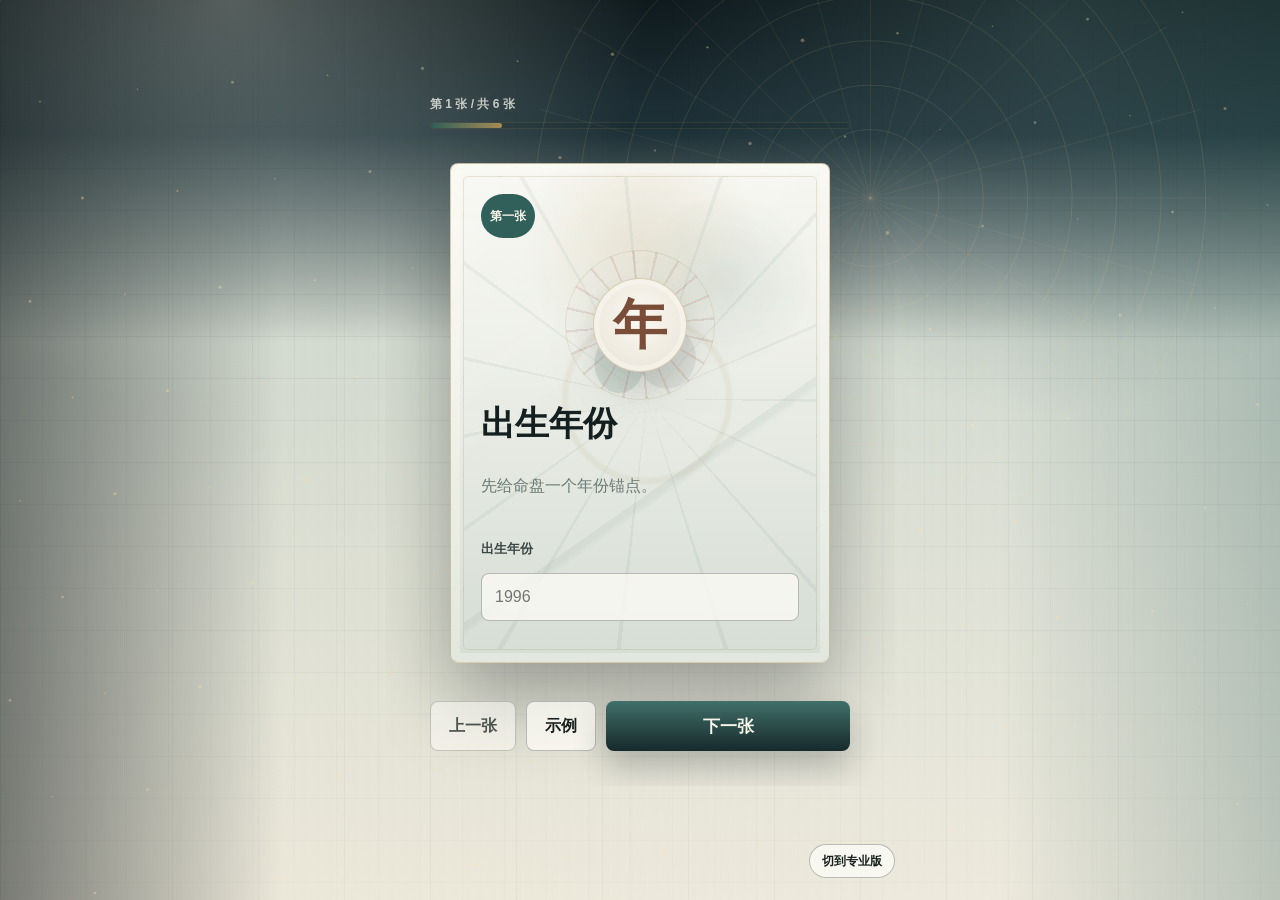
<file: MingLi-wechat.html>
<!DOCTYPE html>
<html lang="zh-CN">
<head>
  <meta charset="UTF-8">
  <meta name="viewport" content="width=device-width, initial-scale=1.0">
  <title>MingLi 命理卡牌</title>
  <style>
:root {
  --void: #081113;
  --ink: #17201f;
  --ink-soft: #3a4846;
  --muted: #6d7a76;
  --paper: #eeeadf;
  --paper-light: #fbfaf4;
  --paper-deep: #cbd2c8;
  --gold: #a98e55;
  --gold-deep: #6f603f;
  --cinnabar: #8f3f32;
  --jade: #315f59;
  --blue: #315769;
  --line: rgba(23, 32, 31, 0.14);
  --line-strong: rgba(23, 32, 31, 0.28);
  --shadow: 0 28px 80px rgba(8, 17, 19, 0.24);
  --radius: 8px;
  --fast: 170ms ease;
  --deal: cubic-bezier(0.16, 1, 0.3, 1);
}

* {
  box-sizing: border-box;
}

html {
  min-height: 100%;
  color-scheme: light;
}

body {
  min-height: 100vh;
  margin: 0;
  font-family: "Microsoft YaHei", "PingFang SC", "Noto Sans SC", Arial, sans-serif;
  color: var(--ink);
  background:
    radial-gradient(circle at 18% 0, rgba(225, 232, 224, 0.34), transparent 30%),
    radial-gradient(circle at 82% 4%, rgba(73, 101, 102, 0.42), transparent 28%),
    linear-gradient(90deg, rgba(6, 14, 16, 0.5), transparent 22%, transparent 78%, rgba(42, 86, 80, 0.26)),
    linear-gradient(180deg, #0f1a1d 0, #20333a 15%, #d5dcd3 38%, #eeeade 100%);
  overflow-x: hidden;
}

body::before,
body::after {
  position: fixed;
  inset: 0;
  z-index: -3;
  pointer-events: none;
  content: "";
}

body::before {
  background-image:
    linear-gradient(rgba(22, 34, 35, 0.07) 1px, transparent 1px),
    linear-gradient(90deg, rgba(22, 34, 35, 0.05) 1px, transparent 1px);
  background-size: 42px 42px;
  mask-image: linear-gradient(to bottom, transparent 0, rgba(0, 0, 0, 0.86) 24%, rgba(0, 0, 0, 0.24) 100%);
}

body::after {
  z-index: -2;
  background:
    repeating-linear-gradient(90deg, rgba(32, 46, 45, 0.035) 0 1px, transparent 1px 86px),
    linear-gradient(90deg, rgba(247, 247, 239, 0.4), rgba(255, 255, 255, 0));
  mix-blend-mode: multiply;
}

#starCanvas {
  position: fixed;
  inset: 0;
  z-index: -1;
  width: 100%;
  height: 100%;
  opacity: 0.72;
  pointer-events: none;
}

button,
input,
select {
  font: inherit;
}

button {
  border: 0;
  cursor: pointer;
}

.page {
  width: min(1240px, calc(100% - 36px));
  min-height: 100vh;
  margin: 0 auto;
  padding: 24px 0 42px;
}

.hero {
  min-height: 128px;
  display: grid;
  grid-template-columns: 1fr;
  gap: 18px;
  align-items: center;
  color: #f4f1e8;
}

.hero-copy {
  display: flex;
  align-items: center;
  gap: 18px;
  min-width: 0;
}

.seal {
  display: grid;
  width: 78px;
  height: 78px;
  flex: 0 0 auto;
  place-items: center;
  color: #f7f2e6;
  background:
    linear-gradient(145deg, rgba(255, 255, 255, 0.12), transparent),
    var(--cinnabar);
  border: 2px solid rgba(232, 218, 178, 0.62);
  border-radius: 50%;
  box-shadow: 0 16px 38px rgba(0, 0, 0, 0.26), inset 0 0 0 6px rgba(255, 245, 216, 0.08);
  font-family: Georgia, "Times New Roman", serif;
  font-size: 22px;
  letter-spacing: 0;
  writing-mode: vertical-rl;
}

.eyebrow {
  margin: 0 0 8px;
  color: var(--gold);
  font-size: 12px;
  font-weight: 800;
  letter-spacing: 0;
}

.hero h1 {
  max-width: 760px;
  margin: 0;
  color: #f7f2e6;
  font-family: Georgia, "Microsoft YaHei", serif;
  font-size: clamp(34px, 5vw, 60px);
  line-height: 1;
  letter-spacing: 0;
  text-shadow: 0 12px 36px rgba(0, 0, 0, 0.38);
}

.hero-text {
  max-width: 650px;
  margin: 18px 0 0;
  color: rgba(239, 240, 230, 0.82);
  font-size: 16px;
  line-height: 1.8;
}

.tarot-stage {
  display: none;
  position: relative;
  min-height: 250px;
  isolation: isolate;
  place-items: center;
  perspective: 1200px;
}

.tarot-stage::before {
  position: absolute;
  width: 250px;
  height: 250px;
  border: 1px solid rgba(232, 218, 178, 0.18);
  border-radius: 50%;
  background:
    radial-gradient(circle, rgba(232, 218, 178, 0.16), transparent 62%),
    repeating-conic-gradient(rgba(232, 218, 178, 0.2) 0 1deg, transparent 1deg 30deg);
  content: "";
  filter: drop-shadow(0 22px 48px rgba(0, 0, 0, 0.28));
}

.tarot-stage::after {
  position: absolute;
  z-index: -1;
  width: 260px;
  height: 76px;
  border-radius: 50%;
  background: radial-gradient(ellipse, rgba(12, 8, 5, 0.42), transparent 68%);
  content: "";
  transform: translateY(104px);
}

.tarot-card {
  position: absolute;
  --card-delay: 0ms;
  display: grid;
  width: 112px;
  height: 168px;
  place-items: center;
  color: #f4f1e8;
  transform-style: preserve-3d;
  transition: transform 920ms var(--deal), filter 260ms ease, opacity 260ms ease;
  transition-delay: var(--card-delay);
  will-change: transform, filter;
}

.tarot-card::before,
.tarot-card::after {
  position: absolute;
  inset: 0;
  border-radius: 8px;
  backface-visibility: hidden;
  content: "";
  transition: transform 920ms var(--deal);
  transition-delay: var(--card-delay);
}

.tarot-card::before {
  background:
    linear-gradient(145deg, rgba(255, 255, 255, 0.16), transparent 34%),
    radial-gradient(circle at center, transparent 0 28%, rgba(232, 218, 178, 0.2) 29% 31%, transparent 32%),
    repeating-linear-gradient(45deg, rgba(232, 218, 178, 0.12) 0 1px, transparent 1px 10px),
    #11191a;
  border: 1px solid rgba(232, 218, 178, 0.45);
  box-shadow: 0 26px 48px rgba(0, 0, 0, 0.32), inset 0 0 0 8px rgba(232, 218, 178, 0.06);
}

.tarot-card::after {
  background:
    linear-gradient(180deg, rgba(251, 250, 244, 0.98), rgba(204, 213, 203, 0.96)),
    var(--paper);
  border: 1px solid rgba(232, 218, 178, 0.72);
  transform: rotateY(180deg);
  box-shadow: 0 26px 48px rgba(0, 0, 0, 0.26);
}

.card-back,
.card-face {
  position: relative;
  z-index: 2;
  display: grid;
  place-items: center;
  width: 72px;
  height: 72px;
  font-family: Georgia, "Microsoft YaHei", serif;
  font-size: 44px;
  font-weight: 900;
  backface-visibility: hidden;
}

.card-back {
  color: rgba(232, 218, 178, 0.86);
  transform: rotateY(0deg);
  transition: transform 920ms var(--deal);
  transition-delay: var(--card-delay);
}

.card-face {
  position: absolute;
  color: #142020;
  font-size: 36px;
  line-height: 0.92;
  text-shadow: 0 1px 0 rgba(251, 250, 244, 0.72);
  transform: rotateY(180deg);
  transition: transform 920ms var(--deal);
  transition-delay: var(--card-delay);
  text-orientation: upright;
  writing-mode: vertical-rl;
}

.card-a {
  transform: translateX(-92px) rotateZ(-12deg);
}

.card-b {
  transform: translateY(-18px) rotateZ(3deg);
}

.card-c {
  transform: translateX(92px) rotateZ(13deg);
}

body.is-shuffling .tarot-card {
  filter: brightness(1.05);
  transition-duration: 240ms;
}

body.is-shuffling .tarot-card::before,
body.is-shuffling .tarot-card::after,
body.is-shuffling .card-back,
body.is-shuffling .card-face {
  transition-duration: 180ms;
}

body.is-shuffling .card-a {
  transform: translateX(-74px) translateY(16px) rotateZ(-8deg);
}

body.is-shuffling .card-b {
  transform: translateY(2px) rotateZ(0deg);
}

body.is-shuffling .card-c {
  transform: translateX(74px) translateY(16px) rotateZ(8deg);
}

body.is-reading .card-a,
body.has-reading .card-a {
  transform: translateX(-116px) translateY(10px) translateZ(34px) rotateZ(-18deg);
}

body.is-reading .card-b,
body.has-reading .card-b {
  transform: translateY(-46px) translateZ(52px) rotateZ(0deg);
}

body.is-reading .card-c,
body.has-reading .card-c {
  transform: translateX(116px) translateY(10px) translateZ(34px) rotateZ(18deg);
}

body.is-reading .card-a {
  --card-delay: 80ms;
  transition-delay: 80ms;
}

body.is-reading .card-b {
  --card-delay: 260ms;
  transition-delay: 260ms;
}

body.is-reading .card-c {
  --card-delay: 440ms;
  transition-delay: 440ms;
}

body.is-reading .tarot-card::before,
body.has-reading .tarot-card::before,
body.is-reading .card-back,
body.has-reading .card-back {
  transform: rotateY(180deg);
}

body.is-reading .tarot-card::after,
body.has-reading .tarot-card::after,
body.is-reading .card-face,
body.has-reading .card-face {
  transform: rotateY(360deg);
}

body.is-reading .tarot-card,
body.has-reading .tarot-card {
  filter: drop-shadow(0 28px 46px rgba(8, 17, 19, 0.34)) brightness(1.04);
}

body.has-reading .tarot-card {
  --card-delay: 0ms;
  transition-delay: 0ms;
}

body.is-reading .tarot-stage::before {
  animation: pulseWheel 900ms ease-in-out infinite alternate;
}

body:not(.is-reading) .tarot-stage::before {
  animation: wheelDrift 16s linear infinite;
}

@keyframes pulseWheel {
  from {
    transform: scale(0.96) rotate(0deg);
    opacity: 0.72;
  }
  to {
    transform: scale(1.04) rotate(10deg);
    opacity: 1;
  }
}

@keyframes wheelDrift {
  from {
    transform: rotate(0deg);
  }
  to {
    transform: rotate(360deg);
  }
}

.workbench {
  display: grid;
  grid-template-columns: minmax(360px, 0.9fr) minmax(0, 1.1fr);
  gap: 22px;
  align-items: start;
}

body.stage-input .hero,
body.stage-casting .hero,
body.stage-result .hero {
  display: none;
}

body.stage-input .workbench,
body.stage-casting .workbench,
body.stage-result .workbench {
  min-height: calc(100vh - 66px);
  display: grid;
  grid-template-columns: 1fr;
  align-items: center;
  justify-items: center;
}

body.stage-input .reading-column,
body.stage-input .chart-panel,
body.stage-input .result-panel,
body.stage-casting .form-panel,
body.stage-casting .result-panel,
body.stage-result .form-panel,
body.stage-result .chart-panel {
  display: none;
}

body.stage-casting .reading-column,
body.stage-result .reading-column {
  width: min(1040px, 100%);
}

body.stage-casting .chart-panel,
body.stage-result .result-panel {
  margin: 0 auto;
}

.panel {
  position: relative;
  background:
    linear-gradient(180deg, rgba(251, 250, 244, 0.96), rgba(224, 229, 221, 0.9)),
    var(--paper);
  border: 1px solid rgba(23, 32, 31, 0.18);
  border-radius: var(--radius);
  box-shadow: var(--shadow);
}

.panel::before {
  position: absolute;
  inset: 9px;
  pointer-events: none;
  border: 1px solid rgba(169, 142, 85, 0.2);
  border-radius: 5px;
  content: "";
}

.form-panel {
  width: min(510px, 100%);
  position: relative;
  top: auto;
  overflow: hidden;
  padding: 0;
  background: transparent;
  border: 0;
  box-shadow: none;
}

.form-panel > * {
  position: relative;
  z-index: 1;
}

.form-panel::before {
  content: none;
}

body.stage-input .panel-title {
  display: none;
}

.card-progress {
  display: grid;
  gap: 9px;
  width: min(420px, calc(100% - 42px));
  margin: 0 auto 14px;
  color: rgba(239, 240, 230, 0.78);
  font-size: 12px;
  font-weight: 900;
}

.progress-track {
  height: 7px;
  overflow: hidden;
  background: rgba(23, 32, 31, 0.1);
  border: 1px solid rgba(169, 142, 85, 0.14);
  border-radius: 999px;
}

.progress-track span {
  display: block;
  width: 0%;
  height: 100%;
  background: linear-gradient(90deg, var(--jade), var(--gold));
  border-radius: inherit;
  transition: width 360ms var(--deal);
}

.question-deck {
  position: relative;
  display: grid;
  min-height: 540px;
  place-items: center;
  perspective: 1600px;
  perspective-origin: center 44%;
}

.question-card {
  position: absolute;
  inset: auto;
  display: grid;
  grid-template-rows: auto 142px auto auto auto;
  align-content: stretch;
  gap: 12px;
  width: min(380px, 84vw);
  min-height: 500px;
  --tilt-x: 0deg;
  --tilt-y: 0deg;
  --card-glyph: "命";
  --card-ink: #315f59;
  --card-wash: rgba(49, 95, 89, 0.13);
  --card-seal: #8f3f32;
  padding: 30px 30px 32px;
  overflow: hidden;
  background:
    radial-gradient(circle at 50% 16%, rgba(169, 142, 85, 0.16), transparent 26%),
    linear-gradient(145deg, rgba(255, 255, 255, 0.24), transparent 42%),
    linear-gradient(180deg, rgba(251, 250, 244, 0.98), rgba(213, 221, 212, 0.96));
  border: 1px solid rgba(169, 142, 85, 0.42);
  border-radius: var(--radius);
  box-shadow: 0 34px 78px rgba(8, 17, 19, 0.34), inset 0 0 0 9px rgba(251, 250, 244, 0.32);
  opacity: 0;
  pointer-events: none;
  transform: translateY(28px) rotateY(180deg) rotateZ(4deg) scale(0.92);
  transform-origin: center center;
  transform-style: preserve-3d;
  transition: opacity 340ms ease, transform 620ms var(--deal), filter 340ms ease;
}

.question-card[data-field="year"] {
  --card-glyph: "年";
  --card-ink: #7a4d39;
  --card-wash: rgba(143, 63, 50, 0.14);
}

.question-card[data-field="month"] {
  --card-glyph: "月";
  --card-ink: #315769;
  --card-wash: rgba(49, 87, 105, 0.15);
}

.question-card[data-field="day"] {
  --card-glyph: "日";
  --card-ink: #9a753d;
  --card-wash: rgba(169, 142, 85, 0.16);
}

.question-card[data-field="period"],
.question-card[data-field="hour"] {
  --card-glyph: "时";
  --card-ink: #315f59;
  --card-wash: rgba(49, 95, 89, 0.15);
}

.question-card[data-field="name"] {
  --card-glyph: "名";
  --card-ink: #8f3f32;
  --card-wash: rgba(143, 63, 50, 0.12);
}

.question-card[data-field="concern"] {
  --card-glyph: "问";
  --card-ink: #6d5630;
  --card-wash: rgba(169, 142, 85, 0.16);
}

.question-card[data-field="minute"] {
  --card-glyph: "刻";
}

.question-card[data-field="city"] {
  --card-glyph: "城";
}

.question-card[data-field="longitude"] {
  --card-glyph: "经";
}

.question-card[data-field="timezone"] {
  --card-glyph: "区";
}

.question-card[data-field="useTrueSolarTime"] {
  --card-glyph: "阳";
}

.question-card[data-field="yearBoundary"] {
  --card-glyph: "界";
}

.question-card[data-field="dayBoundary"] {
  --card-glyph: "更";
}

.question-card[hidden] {
  display: none;
}

.question-card::before {
  position: absolute;
  inset: 12px;
  z-index: 0;
  pointer-events: none;
  border: 1px solid rgba(169, 142, 85, 0.25);
  border-radius: 5px;
  background:
    radial-gradient(circle at 74% 22%, rgba(49, 95, 89, 0.12), transparent 20%),
    radial-gradient(circle at 52% 47%, transparent 0 25%, rgba(169, 142, 85, 0.11) 26% 27%, transparent 28%),
    repeating-conic-gradient(from 18deg at 52% 47%, rgba(49, 95, 89, 0.08) 0 1deg, transparent 1deg 24deg),
    linear-gradient(145deg, transparent 0 62%, rgba(49, 95, 89, 0.08) 62% 63%, transparent 64%);
  opacity: 0.78;
  content: "";
}

.question-card::after {
  position: absolute;
  inset: 0;
  z-index: 1;
  display: grid;
  place-items: center;
  color: rgba(232, 218, 178, 0.88);
  background:
    radial-gradient(circle at 50% 31%, transparent 0 20%, rgba(232, 218, 178, 0.18) 21% 22%, transparent 23%),
    radial-gradient(circle at 50% 31%, transparent 0 33%, rgba(232, 218, 178, 0.12) 34% 35%, transparent 36%),
    linear-gradient(145deg, transparent 0 54%, rgba(232, 218, 178, 0.18) 54% 55%, transparent 56%),
    linear-gradient(28deg, transparent 0 62%, rgba(232, 218, 178, 0.12) 62% 63%, transparent 64%),
    radial-gradient(ellipse at 24% 78%, rgba(238, 234, 223, 0.14) 0 18%, transparent 19%),
    radial-gradient(ellipse at 55% 82%, rgba(238, 234, 223, 0.16) 0 27%, transparent 28%),
    radial-gradient(ellipse at 84% 79%, rgba(238, 234, 223, 0.12) 0 20%, transparent 21%),
    repeating-linear-gradient(45deg, rgba(232, 218, 178, 0.08) 0 1px, transparent 1px 12px),
    linear-gradient(160deg, #101919, #29443f);
  border-radius: inherit;
  backface-visibility: hidden;
  content: "MingLi\A命理";
  font-family: Georgia, "Microsoft YaHei", serif;
  font-size: 42px;
  font-weight: 900;
  line-height: 1.2;
  text-align: center;
  white-space: pre;
  text-shadow: 0 12px 30px rgba(0, 0, 0, 0.26);
  transform: rotateY(180deg);
}

.question-card > * {
  position: relative;
  z-index: 2;
  backface-visibility: hidden;
}

.card-mark {
  order: 2;
  position: relative;
  display: grid;
  width: 150px;
  aspect-ratio: 1;
  place-items: center;
  justify-self: center;
  color: var(--card-ink);
  filter: drop-shadow(0 20px 24px rgba(8, 17, 19, 0.08));
}

.card-mark::before,
.card-mark::after {
  position: absolute;
  pointer-events: none;
  content: "";
  backface-visibility: hidden;
}

.card-mark::before {
  inset: 28px;
  z-index: 1;
  display: grid;
  place-items: center;
  color: var(--card-ink);
  background:
    radial-gradient(circle at 50% 42%, rgba(251, 250, 244, 0.92), rgba(238, 234, 223, 0.78) 62%, rgba(169, 142, 85, 0.1)),
    var(--paper);
  border: 1px solid rgba(169, 142, 85, 0.32);
  border-radius: 50%;
  box-shadow: inset 0 0 0 5px rgba(251, 250, 244, 0.52), 0 14px 28px rgba(8, 17, 19, 0.1);
  content: var(--card-glyph);
  font-family: Georgia, "Microsoft YaHei", serif;
  font-size: 54px;
  font-weight: 900;
  line-height: 1;
}

.card-mark::after {
  inset: 0;
  border: 1px solid rgba(169, 142, 85, 0.22);
  border-radius: 50%;
  background:
    radial-gradient(circle at 50% 50%, transparent 0 40%, rgba(169, 142, 85, 0.18) 41% 42%, transparent 43%),
    repeating-conic-gradient(from 12deg, var(--card-wash) 0 2deg, transparent 2deg 18deg),
    radial-gradient(ellipse at 36% 76%, rgba(49, 95, 89, 0.16) 0 18%, transparent 19%),
    radial-gradient(ellipse at 68% 72%, rgba(23, 32, 31, 0.08) 0 20%, transparent 21%);
  mask-image: radial-gradient(circle, transparent 0 32%, #000 33% 74%, transparent 75%);
  opacity: 0.88;
}

.question-card.is-active .card-mark::after {
  animation: cardMarkTurn 18s linear infinite;
}

.question-card.is-active {
  opacity: 1;
  pointer-events: auto;
  transform: translateY(0) rotateX(var(--tilt-x)) rotateY(var(--tilt-y)) rotateZ(0) scale(1);
}

.question-card.is-before {
  opacity: 0;
  transform: translateY(40px) rotateY(-70deg) rotateZ(-10deg) scale(0.86);
}

.question-card.is-after {
  opacity: 0;
  transform: translateY(34px) rotateY(180deg) rotateZ(6deg) scale(0.9);
}

.question-card.is-dealing {
  animation: dealCard 520ms var(--deal) both;
}

.question-card.is-flipping-out {
  opacity: 0;
  filter: blur(2px);
  transform: translateY(-38px) rotateY(-180deg) rotateZ(-9deg) scale(0.9);
}

.question-card.shake {
  animation: cardShake 280ms ease;
}

.step-kicker {
  order: 1;
  width: fit-content;
  min-height: 27px;
  display: inline-flex;
  align-items: center;
  padding: 4px 9px;
  color: #f8f5ea;
  background: var(--jade);
  border-radius: 999px;
  font-size: 12px;
  font-weight: 900;
}

.question-card h3 {
  order: 3;
  margin: 0;
  color: #142020;
  font-family: Georgia, "Microsoft YaHei", serif;
  font-size: 34px;
  line-height: 1.15;
}

.question-card p {
  order: 4;
  max-width: 390px;
  margin: 0;
  color: var(--muted);
  line-height: 1.8;
}

.question-card .field {
  order: 5;
  align-self: auto;
  margin-top: 10px;
}

.panel-title,
.chart-head {
  display: flex;
  align-items: flex-start;
  justify-content: space-between;
  gap: 14px;
  margin-bottom: 20px;
}

.panel-title h2,
.chart-head h2 {
  margin: 0;
  color: var(--ink);
  font-size: 26px;
  line-height: 1.2;
}

.badge {
  display: inline-flex;
  align-items: center;
  min-height: 32px;
  padding: 5px 11px;
  color: #f8f5ea;
  background: var(--jade);
  border: 1px solid rgba(232, 218, 178, 0.3);
  border-radius: 999px;
  font-size: 12px;
  font-weight: 800;
  white-space: nowrap;
}

.badge-red {
  background: var(--cinnabar);
}

.field-grid {
  display: grid;
  grid-template-columns: repeat(2, minmax(0, 1fr));
  gap: 14px;
}

.field-grid.compact {
  margin-top: 14px;
}

.field {
  display: grid;
  gap: 7px;
  min-width: 0;
}

.field.full {
  grid-column: 1 / -1;
}

.field span,
.check span {
  color: var(--ink-soft);
  font-size: 13px;
  font-weight: 800;
}

input,
select {
  width: 100%;
  height: 48px;
  color: var(--ink);
  background: rgba(251, 250, 244, 0.78);
  border: 1px solid var(--line-strong);
  border-radius: var(--radius);
  outline: none;
  padding: 0 13px;
  transition: border-color var(--fast), box-shadow var(--fast), background var(--fast);
}

input:focus,
select:focus {
  background: var(--paper-light);
  border-color: rgba(49, 95, 89, 0.72);
  box-shadow: 0 0 0 4px rgba(49, 95, 89, 0.13);
}

.field.is-fed input,
.field.is-fed select {
  border-color: rgba(169, 142, 85, 0.86);
  box-shadow: 0 0 0 4px rgba(169, 142, 85, 0.13);
}

.pro-toggle {
  position: fixed;
  right: max(18px, calc((100vw - 510px) / 2));
  bottom: 22px;
  z-index: 2;
  min-height: 34px;
  padding: 0 12px;
  color: var(--ink);
  background: rgba(251, 250, 244, 0.82);
  border: 1px solid var(--line-strong);
  border-radius: 999px;
  font-size: 12px;
  font-weight: 900;
  transition: background var(--fast), transform var(--fast), border-color var(--fast);
}

.pro-toggle:hover,
.pro-toggle[aria-pressed="true"] {
  color: #f8f5ea;
  background: var(--jade);
  border-color: rgba(232, 218, 178, 0.3);
}

.switch-row {
  display: grid;
  grid-template-columns: repeat(2, minmax(0, 1fr));
  gap: 10px;
  margin-top: 14px;
}

.advanced-box {
  margin-top: 14px;
  padding: 12px;
  background: rgba(251, 250, 244, 0.44);
  border: 1px solid var(--line);
  border-radius: var(--radius);
}

.advanced-box summary {
  color: var(--ink);
  cursor: pointer;
  font-size: 13px;
  font-weight: 900;
  line-height: 1.6;
}

.advanced-box[open] summary {
  margin-bottom: 4px;
}

.check {
  display: flex;
  min-height: 42px;
  align-items: center;
  gap: 9px;
  padding: 9px 11px;
  background: rgba(251, 250, 244, 0.58);
  border: 1px solid var(--line);
  border-radius: var(--radius);
}

.check input {
  width: 18px;
  height: 18px;
  accent-color: var(--cinnabar);
}

.actions {
  display: flex;
  gap: 10px;
  width: min(420px, calc(100% - 42px));
  margin: 18px auto 0;
}

.btn {
  position: relative;
  display: inline-flex;
  min-height: 50px;
  align-items: center;
  justify-content: center;
  padding: 0 18px;
  border-radius: var(--radius);
  overflow: hidden;
  transition: transform var(--fast), box-shadow var(--fast), background var(--fast);
  white-space: nowrap;
}

.btn:disabled {
  cursor: not-allowed;
  opacity: 0.72;
  transform: none;
}

.btn:focus-visible {
  outline: 3px solid rgba(49, 95, 89, 0.25);
  outline-offset: 3px;
}

.btn.primary {
  flex: 1;
  color: #f8f5ea;
  background:
    linear-gradient(180deg, #416f69, #172a2b);
  box-shadow: 0 16px 34px rgba(8, 17, 19, 0.24);
  font-size: 17px;
  font-weight: 900;
}

.btn.secondary {
  color: var(--ink);
  background: rgba(251, 250, 244, 0.78);
  border: 1px solid var(--line-strong);
  font-weight: 800;
}

.btn:not(:disabled):hover {
  transform: translateY(-1px);
}

.btn.primary:not(:disabled):hover {
  box-shadow: 0 20px 38px rgba(8, 17, 19, 0.3);
}

.form-note,
.error {
  margin: 13px 0 0;
  font-size: 12px;
  line-height: 1.75;
}

.form-note {
  display: none;
  color: var(--muted);
  width: min(420px, calc(100% - 42px));
  margin-right: auto;
  margin-left: auto;
  padding-right: 110px;
}

.error {
  min-height: 22px;
  width: min(420px, calc(100% - 42px));
  margin-right: auto;
  margin-left: auto;
  color: var(--cinnabar);
  font-weight: 800;
}

.reading-column {
  min-width: 0;
}

.chart-panel {
  overflow: hidden;
  padding: 28px;
}

.chart-panel::after {
  position: absolute;
  inset: -35% auto -35% -46%;
  width: 34%;
  pointer-events: none;
  background: linear-gradient(90deg, transparent, rgba(237, 236, 222, 0.5), transparent);
  content: "";
  opacity: 0;
  transform: rotate(13deg);
}

body.is-reading .chart-panel::after {
  animation: chartSweep 1180ms var(--deal);
}

.chart-head {
  margin-bottom: 16px;
}

.chart-head p:not(.eyebrow) {
  margin: 7px 0 0;
  color: var(--muted);
  font-size: 13px;
  line-height: 1.7;
}

.cast-steps {
  display: grid;
  grid-template-columns: repeat(5, minmax(0, 1fr));
  gap: 8px;
  margin: 0 0 18px;
}

.cast-step {
  position: relative;
  min-height: 30px;
  display: grid;
  place-items: center;
  color: var(--muted);
  background: rgba(251, 250, 244, 0.52);
  border: 1px solid var(--line);
  border-radius: 999px;
  font-size: 12px;
  font-weight: 900;
  overflow: hidden;
}

.cast-step::after {
  position: absolute;
  inset: 0;
  background: linear-gradient(90deg, transparent, rgba(232, 218, 178, 0.62), transparent);
  content: "";
  opacity: 0;
  transform: translateX(-100%);
}

.cast-step.done,
.cast-step.active {
  color: #f8f5ea;
  background: var(--jade);
  border-color: rgba(232, 218, 178, 0.3);
}

.cast-step.active::after {
  animation: stepSweep 980ms ease-in-out infinite;
  opacity: 1;
}

.chart-body {
  display: grid;
  grid-template-columns: minmax(260px, 340px) minmax(0, 1fr);
  gap: 22px;
  align-items: center;
}

.astrolabe {
  position: relative;
  aspect-ratio: 1;
  min-width: 0;
  overflow: hidden;
  border: 1px solid rgba(23, 32, 31, 0.24);
  border-radius: 50%;
  background: rgba(245, 246, 239, 0.78);
  box-shadow: inset 0 0 0 17px rgba(49, 95, 89, 0.05), 0 20px 42px rgba(8, 17, 19, 0.14);
  transition: transform 860ms var(--deal), box-shadow 860ms var(--deal);
}

.plate-spin-layer {
  position: absolute;
  inset: 0;
  border-radius: 50%;
  pointer-events: none;
}

.plate-spin-layer {
  z-index: 0;
  background:
    repeating-conic-gradient(from -15deg, rgba(49, 95, 89, 0.18) 0deg 1.4deg, transparent 1.4deg 15deg),
    radial-gradient(circle at center, rgba(17, 25, 26, 0.96) 0 18%, rgba(238, 234, 223, 0.94) 18% 19%, transparent 19% 33%, rgba(169, 142, 85, 0.14) 33% 34%, transparent 34% 52%, rgba(49, 87, 105, 0.16) 52% 53%, transparent 53%),
    rgba(245, 246, 239, 0.78);
  animation: plateIdleSpin 18s linear infinite;
}

body.is-reading .astrolabe {
  animation: astrolabeCast 1120ms var(--deal);
}

body.is-shuffling .astrolabe {
  animation: plateLift 1180ms cubic-bezier(0.2, 0.7, 0.2, 1) both;
  box-shadow: inset 0 0 0 17px rgba(232, 218, 178, 0.08), 0 28px 70px rgba(8, 17, 19, 0.26);
}

body.is-shuffling .plate-spin-layer {
  animation-duration: 1.1s;
}

body.is-zoomed .chart-panel {
  box-shadow: 0 34px 96px rgba(8, 17, 19, 0.28);
}

body.is-zoomed .chart-body {
  align-items: start;
}

body.is-zoomed .astrolabe {
  transform: scale(1.1);
}

.data-flight-layer {
  position: absolute;
  inset: 0;
  z-index: 6;
  pointer-events: none;
}

.data-token {
  position: absolute;
  left: 50%;
  top: 50%;
  display: grid;
  min-width: 64px;
  gap: 2px;
  padding: 8px 10px;
  color: #fbfaf4;
  background:
    linear-gradient(145deg, rgba(255, 255, 255, 0.12), transparent),
    rgba(10, 22, 23, 0.9);
  border: 1px solid rgba(232, 218, 178, 0.38);
  border-radius: 8px;
  box-shadow: 0 14px 28px rgba(8, 17, 19, 0.28), 0 0 22px rgba(232, 218, 178, 0.08);
  opacity: 0;
  text-align: center;
  transform: translate(var(--start-x), var(--start-y)) scale(0.92);
  animation: dataTokenFly 1600ms var(--deal) var(--flight-delay, 0ms) both;
}

.data-token b {
  color: var(--gold);
  font-size: 12px;
  line-height: 1;
}

.data-token em {
  max-width: 96px;
  overflow: hidden;
  font-size: 13px;
  font-style: normal;
  font-weight: 900;
  line-height: 1.25;
  text-overflow: ellipsis;
  white-space: nowrap;
}

.astrolabe::before,
.astrolabe::after {
  position: absolute;
  inset: 10%;
  content: "";
  border: 1px solid rgba(23, 32, 31, 0.16);
  border-radius: 50%;
}

.astrolabe::after {
  inset: 27%;
  border-color: rgba(49, 95, 89, 0.24);
}

.compass-line {
  position: absolute;
  inset: 7%;
  pointer-events: none;
}

.compass-line.vertical {
  border-left: 1px solid rgba(169, 142, 85, 0.26);
  left: 50%;
}

.compass-line.horizontal {
  border-top: 1px solid rgba(169, 142, 85, 0.26);
  top: 50%;
}

.plate-center {
  position: absolute;
  inset: 35%;
  z-index: 2;
  display: grid;
  place-items: center;
  color: #f4f1e8;
  background:
    linear-gradient(180deg, rgba(255, 255, 255, 0.08), transparent),
    #131716;
  border: 1px solid rgba(232, 218, 178, 0.3);
  border-radius: 50%;
  box-shadow: 0 16px 30px rgba(8, 17, 19, 0.32);
  text-align: center;
}

.plate-center strong {
  display: block;
  font-size: clamp(34px, 5vw, 50px);
  line-height: 1;
}

.plate-center span {
  display: block;
  margin-top: 5px;
  color: rgba(239, 240, 230, 0.76);
  font-size: 11px;
}

.ring-item {
  position: absolute;
  z-index: 3;
  display: grid;
  width: 66px;
  min-height: 58px;
  place-items: center;
  color: #142020;
  background:
    linear-gradient(180deg, rgba(251, 250, 244, 0.96), rgba(204, 213, 203, 0.92));
  border: 1px solid rgba(23, 32, 31, 0.2);
  border-radius: 6px;
  box-shadow: 0 12px 24px rgba(8, 17, 19, 0.12);
  transform: translate(-50%, -50%);
  text-align: center;
}

.ring-item b {
  font-size: 22px;
  line-height: 1;
}

.ring-item span {
  color: var(--muted);
  font-size: 11px;
}

.ring-item.year {
  left: 50%;
  top: 13%;
}

.ring-item.month {
  left: 87%;
  top: 50%;
}

.ring-item.day {
  left: 50%;
  top: 87%;
}

.ring-item.hour {
  left: 13%;
  top: 50%;
}

body.has-reading .ring-item {
  animation: ringDeal 520ms var(--deal) both;
}

body.has-reading .ring-item.year {
  animation-delay: 80ms;
}

body.has-reading .ring-item.month {
  animation-delay: 160ms;
}

body.has-reading .ring-item.day {
  animation-delay: 240ms;
}

body.has-reading .ring-item.hour {
  animation-delay: 320ms;
}

.ring-item.is-computing {
  animation: ringCompute 720ms var(--deal) var(--compute-delay, 0ms) both;
}

.plate-center.is-computing {
  animation: centerCompute 980ms ease-in-out infinite alternate;
}

.quick-facts {
  display: grid;
  gap: 10px;
  align-content: start;
}

.calc-live-panel {
  position: relative;
  display: grid;
  gap: 13px;
  padding: 16px;
  overflow: hidden;
  color: #fbfaf4;
  background:
    radial-gradient(circle at 86% 12%, rgba(232, 218, 178, 0.16), transparent 28%),
    linear-gradient(145deg, rgba(49, 95, 89, 0.94), rgba(8, 17, 19, 0.95));
  border: 1px solid rgba(232, 218, 178, 0.24);
  border-radius: var(--radius);
  box-shadow: 0 18px 42px rgba(8, 17, 19, 0.18), inset 0 0 0 1px rgba(255, 255, 255, 0.05);
  animation: calcPanelIn 520ms var(--deal) both;
}

.calc-live-panel::before {
  position: absolute;
  inset: 10px;
  pointer-events: none;
  border: 1px solid rgba(232, 218, 178, 0.1);
  border-radius: 6px;
  content: "";
}

.calc-live-panel > * {
  position: relative;
  z-index: 1;
}

.calc-live-head {
  display: flex;
  align-items: center;
  justify-content: space-between;
  gap: 12px;
}

.calc-live-head span {
  color: rgba(232, 218, 178, 0.76);
  font-size: 12px;
  font-weight: 900;
}

.calc-live-head strong {
  color: #fbfaf4;
  font-size: 15px;
}

.calc-progress {
  height: 8px;
  overflow: hidden;
  background: rgba(251, 250, 244, 0.1);
  border: 1px solid rgba(232, 218, 178, 0.14);
  border-radius: 999px;
}

.calc-progress span {
  display: block;
  height: 100%;
  background: linear-gradient(90deg, var(--jade), var(--gold));
  border-radius: inherit;
  transition: width 520ms var(--deal);
}

.calc-log {
  display: grid;
  gap: 8px;
}

.calc-log p {
  display: grid;
  grid-template-columns: 36px minmax(0, 1fr);
  gap: 9px;
  align-items: center;
  margin: 0;
  padding: 8px 10px;
  color: rgba(251, 250, 244, 0.52);
  background: rgba(251, 250, 244, 0.055);
  border: 1px solid rgba(232, 218, 178, 0.1);
  border-radius: 7px;
  font-size: 13px;
  line-height: 1.45;
  transition: color 260ms ease, background 260ms ease, border-color 260ms ease, transform 260ms var(--deal);
}

.calc-log p b {
  display: grid;
  width: 30px;
  height: 30px;
  place-items: center;
  color: rgba(232, 218, 178, 0.68);
  background: rgba(251, 250, 244, 0.08);
  border-radius: 50%;
  font-size: 11px;
}

.calc-log p.active,
.calc-log p.done {
  color: #fbfaf4;
  border-color: rgba(232, 218, 178, 0.22);
  transform: translateX(2px);
}

.calc-log p.active {
  background: rgba(232, 218, 178, 0.13);
}

.calc-log p.done {
  background: rgba(49, 95, 89, 0.34);
}

.element-scan {
  display: grid;
  gap: 7px;
  opacity: 0;
  transform: translateY(8px);
  transition: opacity 360ms ease, transform 360ms var(--deal);
}

.calc-live-panel.show-elements .element-scan {
  opacity: 1;
  transform: translateY(0);
}

.element-scan span {
  display: grid;
  grid-template-columns: 22px minmax(0, 1fr) 38px;
  gap: 8px;
  align-items: center;
  color: rgba(251, 250, 244, 0.78);
  font-size: 12px;
  font-weight: 900;
}

.element-scan i {
  display: block;
  height: 6px;
  overflow: hidden;
  background: rgba(251, 250, 244, 0.12);
  border-radius: 999px;
}

.element-scan i::before {
  display: block;
  width: 0;
  height: 100%;
  background: var(--scan-color);
  border-radius: inherit;
  content: "";
}

.element-scan span.is-active i::before {
  animation: scanFill 780ms var(--deal) var(--scan-delay, 0ms) both;
}

.fact {
  display: grid;
  grid-template-columns: 62px minmax(0, 1fr);
  gap: 12px;
  align-items: start;
  padding: 12px 13px;
  background: rgba(251, 250, 244, 0.62);
  border: 1px solid var(--line);
  border-radius: var(--radius);
}

.popup-stack .fact {
  position: relative;
  overflow: hidden;
  background:
    linear-gradient(180deg, rgba(251, 250, 244, 0.98), rgba(205, 215, 205, 0.94));
  border-color: rgba(49, 95, 89, 0.18);
  box-shadow: 0 14px 28px rgba(8, 17, 19, 0.11);
  transform-origin: left center;
}

.popup-stack .fact::before {
  position: absolute;
  inset: 7px;
  pointer-events: none;
  border: 1px solid rgba(169, 142, 85, 0.16);
  border-radius: 5px;
  content: "";
}

body.has-reading .popup-stack .fact {
  animation: popupCard 620ms var(--deal) both;
}

body.has-reading .popup-stack .fact:nth-child(2) {
  animation-delay: 160ms;
}

body.has-reading .popup-stack .fact:nth-child(3) {
  animation-delay: 320ms;
}

.fact-key {
  color: var(--muted);
  font-size: 12px;
  font-weight: 800;
  line-height: 1.7;
}

.fact-value {
  min-width: 0;
  color: var(--ink);
  font-weight: 900;
  line-height: 1.55;
}

.result-panel {
  margin-top: 22px;
  overflow: hidden;
  padding: clamp(16px, 2.4vw, 26px);
  background:
    radial-gradient(circle at 14% 7%, rgba(169, 142, 85, 0.17), transparent 26%),
    radial-gradient(circle at 86% 0, rgba(49, 95, 89, 0.18), transparent 28%),
    linear-gradient(180deg, rgba(251, 250, 244, 0.98), rgba(218, 225, 216, 0.94));
}

.result-panel::after {
  position: absolute;
  inset: auto -14% -32% 48%;
  width: 520px;
  height: 520px;
  pointer-events: none;
  background:
    repeating-conic-gradient(from 4deg, rgba(169, 142, 85, 0.09) 0 1deg, transparent 1deg 16deg),
    radial-gradient(circle, transparent 0 54%, rgba(49, 95, 89, 0.08) 55% 56%, transparent 57%);
  border-radius: 50%;
  content: "";
  opacity: 0.78;
  transform: rotate(-10deg);
}

.result-deck {
  position: relative;
  display: grid;
  gap: 14px;
  touch-action: pan-y;
}

.result-deck-head {
  position: relative;
  display: flex;
  align-items: flex-start;
  justify-content: space-between;
  gap: 14px;
  padding: 0 2px 2px 15px;
}

.result-deck-head::before {
  position: absolute;
  left: 0;
  top: 3px;
  bottom: 5px;
  width: 4px;
  background: linear-gradient(180deg, var(--cinnabar), var(--gold));
  border-radius: 999px;
  content: "";
}

.result-deck-head h3 {
  margin: 0;
  color: #111c1b;
  font-family: Georgia, "Microsoft YaHei", serif;
  font-size: clamp(22px, 3vw, 31px);
  line-height: 1.25;
}

.result-cover {
  position: relative;
  display: flex;
  min-height: 78px;
  align-items: center;
  gap: 17px;
  overflow: hidden;
  padding: 13px 16px;
  color: #f8f5ea;
  background:
    radial-gradient(circle at 82% 36%, rgba(232, 218, 178, 0.16), transparent 25%),
    repeating-conic-gradient(from 10deg at 86% 40%, rgba(232, 218, 178, 0.08) 0 1deg, transparent 1deg 17deg),
    linear-gradient(135deg, #101c1e, #294a46 58%, #1b2a2b);
  border: 1px solid rgba(169, 142, 85, 0.34);
  border-radius: var(--radius);
  box-shadow: 0 18px 38px rgba(8, 17, 19, 0.18), inset 0 0 0 1px rgba(251, 250, 244, 0.06);
}

.result-cover::after {
  position: absolute;
  inset: 10px;
  pointer-events: none;
  border: 1px solid rgba(232, 218, 178, 0.16);
  border-radius: 5px;
  content: "";
}

.report-seal {
  display: grid;
  width: 52px;
  height: 52px;
  flex: 0 0 auto;
  place-items: center;
  color: #f8f5ea;
  background:
    linear-gradient(145deg, rgba(255, 255, 255, 0.16), transparent),
    var(--cinnabar);
  border: 1px solid rgba(232, 218, 178, 0.46);
  border-radius: 50%;
  box-shadow: 0 14px 28px rgba(0, 0, 0, 0.22);
  font-family: Georgia, "Times New Roman", serif;
  font-size: 18px;
  font-weight: 900;
}

.result-cover p,
.result-cover strong,
.result-cover span {
  display: block;
  margin: 0;
}

.result-cover p {
  color: rgba(232, 218, 178, 0.86);
  font-size: 12px;
  font-weight: 900;
}

.result-cover strong {
  margin-top: 4px;
  font-family: Georgia, "Microsoft YaHei", serif;
  font-size: clamp(19px, 2.6vw, 25px);
  line-height: 1.25;
}

.result-cover span:not(.report-seal) {
  margin-top: 6px;
  color: rgba(239, 240, 230, 0.72);
  font-size: 12px;
  font-weight: 800;
}

.result-page-frame {
  min-height: 310px;
  perspective: 1200px;
  counter-reset: reportPage;
}

.result-card-page.section {
  display: none;
  position: relative;
  min-height: 310px;
  margin-top: 0;
  padding: clamp(22px, 3.2vw, 34px);
  overflow: hidden;
  background:
    linear-gradient(135deg, rgba(255, 255, 255, 0.42), transparent 28%),
    radial-gradient(circle at 76% 18%, rgba(169, 142, 85, 0.11), transparent 24%),
    linear-gradient(180deg, rgba(251, 250, 244, 0.97), rgba(232, 234, 225, 0.93));
  border: 1px solid rgba(23, 32, 31, 0.17);
  border-top: 0;
  border-radius: var(--radius);
  box-shadow: 0 20px 48px rgba(8, 17, 19, 0.14), inset 0 0 0 1px rgba(255, 255, 255, 0.46);
  counter-increment: reportPage;
  transform-origin: center bottom;
}

.result-card-page.section::before,
.result-card-page.section::after {
  position: absolute;
  pointer-events: none;
  content: "";
}

.result-card-page.section::before {
  inset: 12px;
  border: 1px solid rgba(169, 142, 85, 0.18);
  border-radius: 5px;
}

.result-card-page.section::after {
  right: -88px;
  bottom: -128px;
  width: 320px;
  height: 320px;
  background:
    radial-gradient(circle, rgba(169, 142, 85, 0.13), transparent 43%),
    repeating-conic-gradient(from 12deg, rgba(49, 95, 89, 0.08) 0 1deg, transparent 1deg 18deg);
  border-radius: 50%;
  opacity: 0.82;
}

.result-card-page.section > * {
  position: relative;
  z-index: 1;
}

.result-card-page.section h3 {
  display: flex;
  align-items: center;
  gap: 12px;
  margin: 0 0 18px;
  color: #111c1b;
  font-family: Georgia, "Microsoft YaHei", serif;
  font-size: clamp(22px, 3vw, 30px);
  line-height: 1.25;
}

.result-card-page.section h3::before {
  display: inline-grid;
  width: 42px;
  height: 42px;
  flex: 0 0 auto;
  place-items: center;
  color: #f8f5ea;
  background:
    linear-gradient(145deg, rgba(255, 255, 255, 0.16), transparent),
    var(--cinnabar);
  border: 1px solid rgba(169, 142, 85, 0.38);
  border-radius: 50%;
  box-shadow: 0 12px 24px rgba(143, 63, 50, 0.18);
  content: counter(reportPage, decimal-leading-zero);
  font-family: Georgia, "Times New Roman", serif;
  font-size: 14px;
  font-weight: 900;
}

.result-card-page.section h3::after {
  height: 1px;
  flex: 1 1 auto;
  min-width: 34px;
  background: linear-gradient(90deg, rgba(169, 142, 85, 0.45), transparent);
  content: "";
}

.result-card-page.is-active {
  display: block;
  animation: resultPageDeal 560ms var(--deal) both;
}

.constellation-stage {
  position: relative;
  min-height: 190px;
  overflow: hidden;
  border: 1px solid rgba(169, 142, 85, 0.24);
  border-radius: var(--radius);
  background:
    radial-gradient(circle at 18% 18%, rgba(232, 218, 178, 0.18), transparent 24%),
    radial-gradient(circle at 74% 58%, rgba(49, 95, 89, 0.28), transparent 33%),
    radial-gradient(circle at 52% 44%, rgba(239, 240, 230, 0.07), transparent 42%),
    linear-gradient(180deg, rgba(7, 17, 19, 0.98), rgba(25, 44, 46, 0.94));
  box-shadow: inset 0 0 0 1px rgba(251, 250, 244, 0.06), inset 0 -48px 90px rgba(0, 0, 0, 0.2), 0 24px 54px rgba(8, 17, 19, 0.22);
}

.constellation-stage::before,
.constellation-stage::after {
  position: absolute;
  inset: 0;
  pointer-events: none;
  content: "";
}

.constellation-stage::before {
  background-image:
    radial-gradient(circle, rgba(232, 218, 178, 0.62) 0 1px, transparent 1.5px),
    radial-gradient(circle, rgba(239, 240, 230, 0.32) 0 1px, transparent 1.5px),
    linear-gradient(rgba(232, 218, 178, 0.055) 1px, transparent 1px),
    linear-gradient(90deg, rgba(232, 218, 178, 0.045) 1px, transparent 1px);
  background-position: 11% 26%, 73% 18%;
  background-size: 83px 71px, 127px 94px, 42px 42px, 42px 42px;
  opacity: 0.66;
}

.constellation-stage::after {
  background:
    radial-gradient(circle at 50% 50%, transparent 0 42%, rgba(8, 17, 19, 0.2) 76%),
    repeating-conic-gradient(from 9deg, rgba(232, 218, 178, 0.05) 0 1deg, transparent 1deg 18deg);
  opacity: 0.8;
  mask-image: radial-gradient(circle at 50% 50%, rgba(0, 0, 0, 0.9), transparent 74%);
}

.constellation-lines {
  position: absolute;
  inset: 7% 4%;
  width: 92%;
  height: 86%;
  overflow: visible;
}

.constellation-lines line {
  stroke: rgba(232, 218, 178, 0.46);
  stroke-width: 0.62;
  stroke-linecap: round;
  stroke-dasharray: 52;
  stroke-dashoffset: 52;
  filter: drop-shadow(0 0 7px rgba(232, 218, 178, 0.22));
  animation: starLine 780ms var(--delay) ease forwards;
}

.star-field {
  position: absolute;
  inset: 7% 4%;
  z-index: 1;
}

.result-star {
  position: absolute;
  display: grid;
  width: 22px;
  height: 22px;
  place-items: center;
  padding: 0;
  background: transparent;
  transform: translate(-50%, -50%) scale(0.52);
  opacity: 0.22;
  transition: transform 420ms var(--deal), opacity 420ms ease;
}

.result-star span {
  display: block;
  width: 10px;
  height: 10px;
  background: rgba(239, 240, 230, 0.62);
  border-radius: 50%;
  box-shadow: 0 0 0 0 rgba(232, 218, 178, 0), 0 0 16px rgba(239, 240, 230, 0.24);
}

.result-star b {
  position: absolute;
  left: 22px;
  top: -7px;
  width: max-content;
  max-width: 128px;
  color: rgba(239, 240, 230, 0.78);
  font-size: 12px;
  font-weight: 900;
  line-height: 1.3;
  opacity: 0;
  transform: translateX(-5px);
  transition: opacity 360ms ease, transform 360ms ease;
}

.result-star.is-lit {
  opacity: 1;
  transform: translate(-50%, -50%) scale(1);
}

.result-star.is-lit span {
  background: #f8f5ea;
  box-shadow: 0 0 0 6px rgba(232, 218, 178, 0.08), 0 0 26px rgba(232, 218, 178, 0.88);
  animation: starPulse 1180ms ease-in-out infinite alternate;
}

.result-star.is-lit b {
  opacity: 1;
  transform: translateX(0);
}

.result-star.is-active {
  z-index: 2;
  transform: translate(-50%, -50%) scale(1.25);
}

.result-star.is-active span {
  background: var(--gold);
  box-shadow: 0 0 0 8px rgba(169, 142, 85, 0.12), 0 0 34px rgba(232, 218, 178, 0.9);
}

.result-nav {
  display: grid;
  grid-template-columns: minmax(88px, auto) 1fr minmax(88px, auto);
  gap: 12px;
  align-items: center;
}

.result-dots {
  display: flex;
  flex-wrap: wrap;
  justify-content: center;
  gap: 7px;
}

.result-dot {
  width: 9px;
  height: 9px;
  padding: 0;
  background: rgba(23, 32, 31, 0.22);
  border-radius: 50%;
  transition: transform var(--fast), background var(--fast);
}

.result-dot.is-active {
  background: var(--cinnabar);
  transform: scale(1.35);
}

.result-panel.reveal {
  animation: resultReveal 680ms cubic-bezier(0.2, 0.8, 0.2, 1);
}

.result-panel.reveal .section {
  animation: sectionDeal 520ms var(--deal) both;
}

.result-panel.reveal .section:nth-child(2) {
  animation-delay: 70ms;
}

.result-panel.reveal .section:nth-child(3) {
  animation-delay: 140ms;
}

.result-panel.reveal .section:nth-child(4) {
  animation-delay: 210ms;
}

.result-panel.reveal .section:nth-child(5) {
  animation-delay: 280ms;
}

.result-panel.reveal .section:nth-child(6) {
  animation-delay: 350ms;
}

.result-panel.reveal .pillar,
.result-panel.reveal .calc-card,
.result-panel.reveal .insight,
.result-panel.reveal .oracle-card {
  animation: dealtCard 560ms var(--deal) both;
}

.result-panel.reveal .pillar:nth-child(2),
.result-panel.reveal .calc-card:nth-child(2),
.result-panel.reveal .insight:nth-child(2) {
  animation-delay: 90ms;
}

.result-panel.reveal .pillar:nth-child(3),
.result-panel.reveal .insight:nth-child(3) {
  animation-delay: 180ms;
}

.result-panel.reveal .pillar:nth-child(4) {
  animation-delay: 270ms;
}

.result-panel.reveal .bar span {
  animation: barGrow 620ms 260ms var(--deal) both;
  transform-origin: left center;
}

@keyframes resultReveal {
  from {
    opacity: 0;
    transform: translateY(18px) scale(0.985);
    filter: blur(8px);
  }
  to {
    opacity: 1;
    transform: translateY(0) scale(1);
    filter: blur(0);
  }
}

@keyframes chartSweep {
  0% {
    opacity: 0;
    transform: translateX(0) rotate(13deg);
  }
  18% {
    opacity: 1;
  }
  100% {
    opacity: 0;
    transform: translateX(420%) rotate(13deg);
  }
}

@keyframes astrolabeCast {
  0% {
    opacity: 0.72;
    transform: scale(0.96) rotate(-8deg);
  }
  55% {
    opacity: 1;
    transform: scale(1.025) rotate(5deg);
  }
  100% {
    opacity: 1;
    transform: scale(1) rotate(0deg);
  }
}

@keyframes plateIdleSpin {
  from {
    transform: rotate(0deg);
  }
  to {
    transform: rotate(360deg);
  }
}

@keyframes plateLift {
  0% {
    transform: scale(1);
    filter: brightness(1);
  }
  30% {
    transform: scale(1.04) rotateX(0deg);
    filter: brightness(1.06);
  }
  68% {
    transform: scale(1.08) rotateX(4deg);
    filter: brightness(1.04);
  }
  100% {
    transform: scale(1.1) rotateX(0deg);
    filter: brightness(1);
  }
}

@keyframes dataTokenFly {
  0% {
    opacity: 0;
    transform: translate(var(--start-x), var(--start-y)) scale(0.92);
  }
  18% {
    opacity: 1;
  }
  68% {
    opacity: 1;
    transform: translate(0, 0) scale(1);
  }
  100% {
    opacity: 0;
    transform: translate(0, 0) scale(0.38);
  }
}

@keyframes calcPanelIn {
  from {
    opacity: 0;
    transform: translateX(22px) scale(0.98);
  }
  to {
    opacity: 1;
    transform: translateX(0) scale(1);
  }
}

@keyframes ringCompute {
  0% {
    opacity: 0.4;
    transform: translate(-50%, -50%) scale(0.72);
  }
  58% {
    opacity: 1;
    transform: translate(-50%, -50%) scale(1.08);
  }
  100% {
    opacity: 1;
    transform: translate(-50%, -50%) scale(1);
  }
}

@keyframes centerCompute {
  from {
    box-shadow: 0 16px 30px rgba(8, 17, 19, 0.32), 0 0 0 rgba(232, 218, 178, 0);
  }
  to {
    box-shadow: 0 16px 30px rgba(8, 17, 19, 0.32), 0 0 34px rgba(232, 218, 178, 0.34);
  }
}

@keyframes scanFill {
  from {
    width: 0;
  }
  to {
    width: var(--scan-width);
  }
}

@keyframes popupCard {
  from {
    opacity: 0;
    transform: translateX(-22px) translateY(10px) rotateY(-24deg) scale(0.94);
    filter: blur(4px);
  }
  to {
    opacity: 1;
    transform: translateX(0) translateY(0) rotateY(0) scale(1);
    filter: blur(0);
  }
}

@keyframes stepSweep {
  from {
    transform: translateX(-100%);
  }
  to {
    transform: translateX(100%);
  }
}

@keyframes ringDeal {
  from {
    opacity: 0;
    transform: translate(-50%, -50%) scale(0.72);
  }
  to {
    opacity: 1;
    transform: translate(-50%, -50%) scale(1);
  }
}

@keyframes sectionDeal {
  from {
    opacity: 0;
    transform: translateY(14px);
  }
  to {
    opacity: 1;
    transform: translateY(0);
  }
}

@keyframes dealtCard {
  from {
    opacity: 0;
    transform: translateY(12px) rotateX(8deg);
  }
  to {
    opacity: 1;
    transform: translateY(0) rotateX(0);
  }
}

@keyframes dealCard {
  0% {
    opacity: 0;
    transform: translateY(42px) rotateY(180deg) rotateZ(7deg) scale(0.9);
  }
  46% {
    opacity: 1;
    transform: translateY(8px) rotateY(180deg) rotateZ(-2deg) scale(0.98);
  }
  100% {
    opacity: 1;
    transform: translateY(0) rotateY(0) rotateZ(0) scale(1);
  }
}

@keyframes cardMarkTurn {
  from {
    transform: rotate(0deg);
  }
  to {
    transform: rotate(360deg);
  }
}

@keyframes cardShake {
  0%,
  100% {
    transform: translateX(0) rotateY(0) scale(1);
  }
  35% {
    transform: translateX(-8px) rotateY(0) scale(1);
  }
  70% {
    transform: translateX(8px) rotateY(0) scale(1);
  }
}

@keyframes resultPageDeal {
  from {
    opacity: 0;
    transform: translateY(18px) rotateX(7deg) scale(0.985);
  }
  to {
    opacity: 1;
    transform: translateY(0) rotateX(0) scale(1);
  }
}

@keyframes starLine {
  to {
    stroke-dashoffset: 0;
  }
}

@keyframes starPulse {
  from {
    transform: scale(0.9);
    opacity: 0.78;
  }
  to {
    transform: scale(1.18);
    opacity: 1;
  }
}

@keyframes barGrow {
  from {
    transform: scaleX(0);
  }
  to {
    transform: scaleX(1);
  }
}

.empty-state {
  min-height: 320px;
  display: grid;
  place-items: center;
  text-align: center;
}

.empty-state h2 {
  margin: 0 0 10px;
  font-size: 24px;
  line-height: 1.3;
}

.empty-state p:not(.eyebrow) {
  max-width: 520px;
  margin: 0 auto;
  color: var(--muted);
  line-height: 1.85;
}

.section {
  padding-top: 22px;
  margin-top: 22px;
  border-top: 1px solid var(--line);
}

.section:first-child {
  padding-top: 0;
  margin-top: 0;
  border-top: 0;
}

.section h3 {
  margin: 0 0 14px;
  font-size: 20px;
  line-height: 1.35;
}

.pillars {
  display: grid;
  grid-template-columns: repeat(4, minmax(118px, 1fr));
  gap: 12px;
}

.pillar,
.insight,
.calc-card,
.oracle-card {
  background: rgba(251, 250, 244, 0.62);
  border: 1px solid var(--line);
  border-radius: var(--radius);
}

.pillar {
  min-height: 136px;
  padding: 14px;
}

.pillar-label,
.meta-label {
  color: var(--muted);
  font-size: 12px;
  font-weight: 900;
}

.pillar-name {
  display: block;
  margin: 11px 0 9px;
  color: #142020;
  font-size: 32px;
  line-height: 1;
}

.pillar-meta,
.calc-card p,
.insight p,
.oracle-card p {
  margin: 0;
  color: var(--ink-soft);
  font-size: 13px;
  line-height: 1.75;
}

.calc-grid {
  display: grid;
  grid-template-columns: repeat(2, minmax(0, 1fr));
  gap: 12px;
}

.calc-card {
  padding: 14px;
}

.calc-card strong {
  display: block;
  margin: 7px 0 4px;
  font-size: 18px;
}

.element-grid {
  display: grid;
  gap: 10px;
}

.element-row {
  display: grid;
  grid-template-columns: 42px minmax(0, 1fr) 48px;
  gap: 10px;
  align-items: center;
}

.element-name {
  font-weight: 900;
}

.bar {
  height: 12px;
  overflow: hidden;
  background: rgba(23, 32, 31, 0.1);
  border-radius: 999px;
}

.bar span {
  display: block;
  height: 100%;
  width: 0%;
  border-radius: inherit;
  transition: width 460ms ease;
}

.element-score {
  color: var(--muted);
  font-size: 12px;
  text-align: right;
}

.tags {
  display: flex;
  flex-wrap: wrap;
  gap: 8px;
  margin-top: 13px;
}

.tag {
  display: inline-flex;
  min-height: 31px;
  align-items: center;
  padding: 5px 10px;
  color: #142020;
  background: rgba(169, 142, 85, 0.16);
  border: 1px solid rgba(169, 142, 85, 0.22);
  border-radius: 999px;
  font-size: 12px;
  font-weight: 800;
}

.insight-grid {
  display: grid;
  grid-template-columns: repeat(3, minmax(0, 1fr));
  gap: 12px;
}

.insight {
  min-height: 154px;
  padding: 15px;
}

.insight h4,
.oracle-card h4 {
  margin: 0 0 9px;
  color: var(--ink);
  font-size: 15px;
}

.oracle-card {
  position: relative;
  padding: 18px 18px 18px 68px;
  overflow: hidden;
}

.oracle-card::before {
  position: absolute;
  left: 18px;
  top: 18px;
  display: grid;
  width: 34px;
  height: 34px;
  place-items: center;
  color: #f8f5ea;
  background: var(--cinnabar);
  border-radius: 50%;
  content: "签";
  font-weight: 900;
}

.pillar,
.insight,
.calc-card,
.oracle-card {
  position: relative;
  overflow: hidden;
  background:
    linear-gradient(145deg, rgba(255, 255, 255, 0.48), transparent 36%),
    linear-gradient(180deg, rgba(251, 250, 244, 0.9), rgba(225, 230, 221, 0.84));
  border: 1px solid rgba(23, 32, 31, 0.14);
  box-shadow: 0 14px 28px rgba(8, 17, 19, 0.08), inset 0 0 0 1px rgba(255, 255, 255, 0.42);
}

.pillar::before,
.insight::before,
.calc-card::before {
  position: absolute;
  left: 12px;
  right: 12px;
  top: 10px;
  height: 2px;
  pointer-events: none;
  background: linear-gradient(90deg, var(--gold), transparent);
  content: "";
  opacity: 0.58;
}

.pillar {
  min-height: 150px;
  padding: 19px 15px 16px;
  background:
    radial-gradient(circle at 74% 22%, rgba(169, 142, 85, 0.13), transparent 28%),
    linear-gradient(180deg, rgba(251, 250, 244, 0.96), rgba(220, 226, 217, 0.9));
}

.pillar-name {
  font-family: Georgia, "Microsoft YaHei", serif;
  font-size: 34px;
}

.calc-card {
  min-height: 130px;
  padding: 18px;
}

.calc-card strong {
  color: #111c1b;
  font-family: Georgia, "Microsoft YaHei", serif;
  font-size: 19px;
  line-height: 1.35;
}

.element-grid {
  gap: 11px;
  padding: 16px;
  background:
    radial-gradient(circle at 12% 18%, rgba(49, 95, 89, 0.11), transparent 30%),
    rgba(251, 250, 244, 0.46);
  border: 1px solid rgba(23, 32, 31, 0.12);
  border-radius: var(--radius);
}

.element-row {
  min-height: 38px;
  padding: 0 10px;
  background: rgba(251, 250, 244, 0.58);
  border: 1px solid rgba(23, 32, 31, 0.08);
  border-radius: 6px;
}

.bar {
  height: 13px;
  background: rgba(23, 32, 31, 0.09);
  border: 1px solid rgba(23, 32, 31, 0.06);
}

.tag {
  background: rgba(169, 142, 85, 0.13);
  border-color: rgba(169, 142, 85, 0.24);
}

.insight {
  min-height: 172px;
  padding: 18px;
}

.insight::after,
.calc-card::after {
  position: absolute;
  right: -34px;
  bottom: -42px;
  width: 110px;
  height: 110px;
  pointer-events: none;
  background:
    radial-gradient(circle, transparent 0 48%, rgba(49, 95, 89, 0.08) 49% 50%, transparent 51%),
    repeating-conic-gradient(from 14deg, rgba(169, 142, 85, 0.06) 0 1deg, transparent 1deg 18deg);
  border-radius: 50%;
  content: "";
}

.insight h4,
.oracle-card h4 {
  color: #111c1b;
  font-family: Georgia, "Microsoft YaHei", serif;
  font-size: 16px;
  line-height: 1.35;
}

.insight h4::before {
  display: inline-block;
  width: 7px;
  height: 7px;
  margin-right: 8px;
  background: var(--cinnabar);
  border-radius: 50%;
  content: "";
  vertical-align: 2px;
}

.oracle-card {
  min-height: 172px;
  padding: 24px 24px 24px 88px;
  background:
    linear-gradient(145deg, rgba(255, 255, 255, 0.42), transparent 34%),
    radial-gradient(circle at 86% 25%, rgba(169, 142, 85, 0.18), transparent 28%),
    linear-gradient(180deg, rgba(251, 250, 244, 0.96), rgba(220, 226, 217, 0.9));
}

.oracle-card::before {
  left: 22px;
  top: 22px;
  width: 46px;
  height: 46px;
  box-shadow: 0 14px 26px rgba(143, 63, 50, 0.2);
  content: "签";
}

.oracle-card::after {
  position: absolute;
  inset: 13px;
  pointer-events: none;
  border: 1px solid rgba(169, 142, 85, 0.18);
  border-radius: 5px;
  content: "";
}

.oracle-card::before {
  content: "\7B7E";
}

.constellation-stage {
  min-height: 250px;
  display: grid;
  grid-template-columns: minmax(220px, 0.42fr) minmax(0, 1fr);
  align-items: center;
  padding: 22px;
}

.constellation-copy {
  position: relative;
  z-index: 3;
  display: grid;
  gap: 7px;
  max-width: 330px;
  color: #f8f5ea;
}

.constellation-copy span {
  color: rgba(232, 218, 178, 0.86);
  font-size: 12px;
  font-weight: 900;
}

.constellation-copy strong {
  font-family: Georgia, "Microsoft YaHei", serif;
  font-size: clamp(24px, 3.8vw, 38px);
  line-height: 1.15;
}

.constellation-copy em {
  color: rgba(239, 240, 230, 0.68);
  font-size: 12px;
  font-style: normal;
  font-weight: 800;
  line-height: 1.6;
}

.constellation-lines,
.star-field {
  inset: 13% 5% 12% 34%;
  width: 61%;
  height: 75%;
}

.result-star {
  width: 42px;
  height: 42px;
  opacity: 0;
  transform: translate(-50%, -50%) scale(0.35);
}

.result-star::before,
.result-star::after {
  position: absolute;
  pointer-events: none;
  content: "";
}

.result-star::before {
  inset: 6px;
  border: 1px solid rgba(232, 218, 178, 0.2);
  border-radius: 50%;
  transform: scale(0.6);
  transition: transform 520ms var(--deal), border-color 520ms ease;
}

.result-star::after {
  width: 1px;
  height: 32px;
  background: linear-gradient(transparent, rgba(232, 218, 178, 0.44), transparent);
  opacity: 0;
  transform: rotate(38deg);
}

.result-star span {
  width: 11px;
  height: 11px;
  background: #f8f5ea;
  box-shadow: 0 0 16px rgba(239, 240, 230, 0.32);
}

.result-star.is-lit {
  opacity: 1;
  transform: translate(-50%, -50%) scale(1);
}

.result-star.is-lit::before {
  border-color: rgba(232, 218, 178, 0.38);
  transform: scale(1);
}

.result-star.is-lit::after {
  opacity: 0.7;
}

.result-star.is-active {
  transform: translate(-50%, -50%) scale(1.2);
}

.result-star.is-active span {
  background: #f3d98f;
  box-shadow: 0 0 0 9px rgba(169, 142, 85, 0.12), 0 0 42px rgba(232, 218, 178, 0.95);
}

.star-sweep {
  position: absolute;
  left: 34%;
  top: 50%;
  z-index: 2;
  width: 42%;
  height: 1px;
  pointer-events: none;
  background: linear-gradient(90deg, transparent, rgba(232, 218, 178, 0.72), transparent);
  filter: blur(0.3px) drop-shadow(0 0 10px rgba(232, 218, 178, 0.55));
  opacity: 0;
  transform: translateX(-30%) rotate(-12deg);
}

.result-deck.is-revealing .star-sweep {
  animation: starSweep 2.8s ease-in-out both;
}

.report-scroll {
  position: relative;
  display: grid;
  gap: 16px;
  padding-left: 0;
}

.report-scroll::before {
  position: absolute;
  left: 17px;
  top: 8px;
  bottom: 8px;
  width: 1px;
  background: linear-gradient(180deg, rgba(169, 142, 85, 0.14), rgba(143, 63, 50, 0.42), rgba(169, 142, 85, 0.12));
  content: "";
}

.report-section.section {
  position: relative;
  min-height: auto;
  margin-top: 0;
  padding: clamp(22px, 2.8vw, 30px);
  overflow: hidden;
  background:
    linear-gradient(135deg, rgba(255, 255, 255, 0.46), transparent 30%),
    radial-gradient(circle at 86% 16%, rgba(169, 142, 85, 0.11), transparent 24%),
    linear-gradient(180deg, rgba(251, 250, 244, 0.96), rgba(230, 234, 225, 0.92));
  border: 1px solid rgba(23, 32, 31, 0.15);
  border-radius: var(--radius);
  box-shadow: 0 18px 36px rgba(8, 17, 19, 0.1), inset 0 0 0 1px rgba(255, 255, 255, 0.48);
  opacity: 0;
  transform: translateY(24px);
  transition: opacity 640ms ease, transform 640ms var(--deal), box-shadow 420ms ease;
}

.report-section.section::before {
  position: absolute;
  left: 20px;
  top: 24px;
  display: grid;
  width: 34px;
  height: 34px;
  place-items: center;
  color: #f8f5ea;
  background: var(--cinnabar);
  border: 1px solid rgba(232, 218, 178, 0.42);
  border-radius: 50%;
  box-shadow: 0 12px 24px rgba(143, 63, 50, 0.18);
  content: attr(data-report-index);
  font-family: Georgia, "Times New Roman", serif;
  font-size: 12px;
  font-weight: 900;
}

.report-section.section::after {
  position: absolute;
  right: -120px;
  bottom: -160px;
  width: 330px;
  height: 330px;
  pointer-events: none;
  background:
    radial-gradient(circle, rgba(169, 142, 85, 0.1), transparent 43%),
    repeating-conic-gradient(from 12deg, rgba(49, 95, 89, 0.07) 0 1deg, transparent 1deg 18deg);
  border-radius: 50%;
  content: "";
  opacity: 0.72;
}

.report-section.is-revealed {
  opacity: 1;
  transform: translateY(0);
}

.report-section.is-current {
  box-shadow: 0 24px 52px rgba(8, 17, 19, 0.16), inset 0 0 0 1px rgba(255, 255, 255, 0.54);
}

.report-section > * {
  position: relative;
  z-index: 1;
}

.report-section h3 {
  display: flex;
  align-items: center;
  gap: 12px;
  margin: 0 0 18px;
  padding-left: 52px;
  color: #111c1b;
  font-family: Georgia, "Microsoft YaHei", serif;
  font-size: clamp(22px, 3vw, 30px);
  line-height: 1.25;
}

.report-section h3::after {
  height: 1px;
  flex: 1 1 auto;
  min-width: 34px;
  background: linear-gradient(90deg, rgba(169, 142, 85, 0.45), transparent);
  content: "";
}

.report-page-signature {
  position: relative;
  z-index: 1;
  display: flex;
  min-height: 62px;
  align-items: center;
  gap: 12px;
  margin-top: 18px;
  padding: 12px 14px;
  background:
    linear-gradient(90deg, rgba(169, 142, 85, 0.12), transparent),
    rgba(251, 250, 244, 0.5);
  border: 1px solid rgba(169, 142, 85, 0.16);
  border-radius: var(--radius);
}

.report-page-signature span {
  display: grid;
  width: 42px;
  height: 42px;
  flex: 0 0 auto;
  place-items: center;
  color: #f8f5ea;
  background: var(--cinnabar);
  border-radius: 50%;
  box-shadow: 0 12px 24px rgba(143, 63, 50, 0.15);
  font-size: 12px;
  font-weight: 900;
}

.report-page-signature strong {
  color: var(--ink);
  font-size: 14px;
  line-height: 1.6;
}

.plain-guide {
  position: relative;
  z-index: 1;
  margin-top: 16px;
  padding: 16px;
  background:
    linear-gradient(145deg, rgba(255, 255, 255, 0.42), transparent 32%),
    rgba(251, 250, 244, 0.58);
  border: 1px solid rgba(23, 32, 31, 0.12);
  border-radius: var(--radius);
  box-shadow: inset 0 0 0 1px rgba(255, 255, 255, 0.28);
}

.plain-guide h4 {
  display: flex;
  align-items: center;
  gap: 8px;
  margin: 0 0 10px;
  color: #111c1b;
  font-size: 16px;
  line-height: 1.35;
}

.plain-guide h4::before {
  display: block;
  width: 9px;
  height: 9px;
  background: var(--gold);
  border-radius: 50%;
  box-shadow: 0 0 0 5px rgba(169, 142, 85, 0.1);
  content: "";
}

.plain-guide ul {
  display: grid;
  gap: 9px;
  margin: 0;
  padding: 0;
  list-style: none;
}

.plain-guide li {
  position: relative;
  padding-left: 18px;
  color: var(--ink-soft);
  font-size: 14px;
  line-height: 1.85;
}

.plain-guide li::before {
  position: absolute;
  left: 0;
  top: 0.82em;
  width: 7px;
  height: 1px;
  background: rgba(143, 63, 50, 0.68);
  content: "";
}

.report-section[data-theme="wealth"] .plain-guide {
  background:
    radial-gradient(circle at 92% 10%, rgba(169, 142, 85, 0.16), transparent 24%),
    rgba(253, 249, 235, 0.66);
  border-color: rgba(169, 142, 85, 0.24);
}

.report-section[data-theme="wealth"] .plain-guide h4::before {
  background: var(--gold);
}

.report-section[data-theme="wealth"] .report-page-signature {
  background:
    radial-gradient(circle at 88% 48%, rgba(169, 142, 85, 0.2), transparent 28%),
    linear-gradient(90deg, rgba(169, 142, 85, 0.18), rgba(251, 250, 244, 0.48));
  border-color: rgba(169, 142, 85, 0.26);
}

.report-section[data-theme="wealth"] .report-page-signature span {
  background: var(--gold);
  color: #142020;
}

.report-section[data-theme="future"] .report-page-signature span {
  background: var(--blue);
}

.report-section[data-theme="relationship"] .report-page-signature span {
  background: #a34b4a;
}

.report-section[data-theme="remedy"] .report-page-signature span,
.report-section[data-theme="elements"] .report-page-signature span {
  background: var(--jade);
}

.report-section[data-theme="oracle"] .report-page-signature span {
  background: var(--cinnabar);
}

.result-page-frame {
  min-height: min(620px, calc(100vh - 360px));
  perspective: 1200px;
  touch-action: pan-y;
}

.result-page-frame .report-section.section {
  display: none;
  min-height: min(560px, calc(100vh - 410px));
  opacity: 0;
  transform: translateY(18px) scale(0.985);
  transform-origin: left center;
  transform-style: preserve-3d;
  backface-visibility: hidden;
}

.result-page-frame .report-section.is-current {
  display: block;
  opacity: 1;
  transform: translateY(0) scale(1);
  animation: reportPageIn 520ms var(--deal) both;
}

.result-deck.turn-next .result-page-frame > .report-section.is-current {
  transform-origin: 50% 0;
  animation: plaqueSwapNext 520ms var(--deal) both;
}

.result-deck.turn-prev .result-page-frame > .report-section.is-current {
  transform-origin: 50% 0;
  animation: plaqueSwapPrev 520ms var(--deal) both;
}

.swipe-hint {
  display: flex;
  align-items: center;
  justify-content: flex-end;
  gap: 9px;
  min-height: 30px;
  color: rgba(23, 32, 31, 0.58);
  font-size: 12px;
  font-weight: 900;
}

.swipe-hint i {
  position: relative;
  display: block;
  width: 46px;
  height: 1px;
  background: linear-gradient(90deg, transparent, rgba(169, 142, 85, 0.78));
  overflow: visible;
}

.swipe-hint i::after {
  position: absolute;
  right: 0;
  top: -4px;
  width: 9px;
  height: 9px;
  border-right: 2px solid rgba(169, 142, 85, 0.86);
  border-top: 2px solid rgba(169, 142, 85, 0.86);
  content: "";
  transform: rotate(45deg);
}

.swipe-hint i::before {
  position: absolute;
  left: 0;
  top: -2px;
  width: 12px;
  height: 5px;
  background: rgba(169, 142, 85, 0.75);
  border-radius: 999px;
  content: "";
  animation: swipeArrow 1.5s ease-in-out infinite;
}

.result-deck.has-swiped .swipe-hint {
  opacity: 0.42;
}

.result-nav {
  position: relative;
  z-index: 2;
  margin-top: 2px;
}

.result-dot {
  background: rgba(23, 32, 31, 0.18);
}

.result-dot.is-active {
  background: var(--gold);
  box-shadow: 0 0 0 5px rgba(169, 142, 85, 0.12);
}

.report-motif {
  position: absolute;
  right: 24px;
  top: 22px;
  z-index: 0;
  width: 180px;
  height: 180px;
  pointer-events: none;
  opacity: 0.46;
}

.report-motif i {
  position: absolute;
  display: block;
}

.report-section[data-theme="wealth"] {
  background:
    radial-gradient(circle at 82% 22%, rgba(169, 142, 85, 0.22), transparent 28%),
    radial-gradient(circle at 20% 0, rgba(143, 63, 50, 0.08), transparent 28%),
    linear-gradient(180deg, rgba(253, 249, 235, 0.98), rgba(230, 232, 220, 0.93));
  border-color: rgba(169, 142, 85, 0.28);
}

.report-section[data-theme="wealth"].is-current,
.report-section[data-theme="wealth"].is-revealed {
  box-shadow: 0 24px 54px rgba(111, 96, 63, 0.18), inset 0 0 0 1px rgba(255, 255, 255, 0.56);
}

.report-section[data-theme="wealth"] .insight {
  background:
    linear-gradient(145deg, rgba(255, 255, 255, 0.58), transparent 34%),
    radial-gradient(circle at 84% 20%, rgba(169, 142, 85, 0.16), transparent 30%),
    linear-gradient(180deg, rgba(253, 249, 235, 0.9), rgba(229, 231, 219, 0.84));
  border-color: rgba(169, 142, 85, 0.26);
}

.report-section[data-theme="wealth"] .insight::before {
  height: 3px;
  background: linear-gradient(90deg, rgba(169, 142, 85, 0.95), rgba(169, 142, 85, 0.08), transparent);
}

.report-section[data-theme="wealth"] .insight::after {
  right: 18px;
  bottom: 16px;
  display: grid;
  width: 50px;
  height: 50px;
  place-items: center;
  color: rgba(111, 96, 63, 0.5);
  background:
    radial-gradient(circle, rgba(255, 252, 235, 0.82), rgba(212, 188, 117, 0.38));
  border: 1px solid rgba(169, 142, 85, 0.28);
  border-radius: 50%;
  content: "贝";
  font-family: Georgia, "Microsoft YaHei", serif;
  font-size: 20px;
  font-weight: 900;
  opacity: 0.42;
}

.report-section[data-theme="wealth"] .insight h4::before {
  background: var(--gold);
  box-shadow: 0 0 0 4px rgba(169, 142, 85, 0.12), 0 0 18px rgba(169, 142, 85, 0.34);
}

.report-section[data-theme="wealth"].is-revealed .insight::before {
  animation: wealthLine 2.4s ease-in-out infinite;
}

.report-section[data-theme="wealth"].is-revealed .insight::after {
  animation: wealthWatermark 3.2s ease-in-out infinite alternate;
}

.motif-wealth {
  right: 18px;
  top: 18px;
  width: 220px;
  height: 210px;
  opacity: 0.72;
}

.wealth-stream {
  left: 18px;
  top: 96px;
  width: 178px;
  height: 42px;
  border-top: 1px solid rgba(169, 142, 85, 0.42);
  border-radius: 50%;
  transform: rotate(-18deg);
}

.wealth-stream::before,
.wealth-stream::after {
  position: absolute;
  content: "";
}

.wealth-stream::before {
  inset: -18px 12px 0 20px;
  border-top: 1px solid rgba(169, 142, 85, 0.22);
  border-radius: 50%;
}

.wealth-stream::after {
  left: 22px;
  top: -3px;
  width: 84px;
  height: 1px;
  background: linear-gradient(90deg, transparent, rgba(169, 142, 85, 0.9), transparent);
  filter: drop-shadow(0 0 8px rgba(169, 142, 85, 0.44));
  animation: wealthStream 2.6s ease-in-out infinite;
}

.wealth-coin {
  display: grid;
  width: 42px;
  height: 42px;
  place-items: center;
  color: rgba(111, 96, 63, 0.92);
  background:
    radial-gradient(circle, rgba(255, 252, 235, 0.96), rgba(212, 188, 117, 0.78));
  border: 1px solid rgba(169, 142, 85, 0.5);
  border-radius: 50%;
  box-shadow: 0 14px 26px rgba(111, 96, 63, 0.13), inset 0 0 0 5px rgba(255, 255, 255, 0.22);
  font-family: Georgia, "Microsoft YaHei", serif;
  font-size: 15px;
  font-weight: 900;
}

.wealth-coin::after {
  position: absolute;
  inset: 13px;
  border: 1px solid rgba(111, 96, 63, 0.22);
  border-radius: 50%;
  content: "";
}

.coin-a {
  left: 70px;
  top: 22px;
}

.coin-b {
  left: 138px;
  top: 70px;
  width: 48px;
  height: 48px;
}

.coin-c {
  left: 42px;
  top: 132px;
}

.wealth-ingot {
  left: 118px;
  top: 144px;
  width: 60px;
  height: 32px;
  background:
    radial-gradient(ellipse at 50% 30%, rgba(255, 249, 220, 0.95), rgba(169, 142, 85, 0.68) 62%, transparent 64%);
  border-bottom: 1px solid rgba(111, 96, 63, 0.28);
  border-radius: 50%;
}

.report-section[data-theme="wealth"].is-revealed .wealth-coin {
  animation: wealthCoinFloat 3.4s ease-in-out infinite;
}

.report-section[data-theme="wealth"].is-revealed .coin-b {
  animation-delay: 420ms;
}

.report-section[data-theme="wealth"].is-revealed .coin-c {
  animation-delay: 860ms;
}

.report-section[data-theme="wealth"].is-revealed .wealth-ingot {
  animation: wealthIngotGlow 2.8s ease-in-out infinite alternate;
}

.motif-future i {
  width: 9px;
  height: 9px;
  background: rgba(232, 218, 178, 0.85);
  border-radius: 50%;
  box-shadow: 0 0 18px rgba(232, 218, 178, 0.5);
}

.motif-future i:nth-child(1) { left: 18px; top: 72px; }
.motif-future i:nth-child(2) { left: 62px; top: 42px; }
.motif-future i:nth-child(3) { left: 112px; top: 76px; }
.motif-future i:nth-child(4) { left: 148px; top: 34px; }

.motif-future::before {
  position: absolute;
  left: 24px;
  top: 52px;
  width: 130px;
  height: 48px;
  border-top: 1px solid rgba(49, 87, 105, 0.28);
  border-radius: 50%;
  content: "";
  transform: rotate(-12deg);
}

.report-section[data-theme="future"].is-revealed .motif-future i {
  animation: motifTwinkle 1.8s ease-in-out infinite alternate;
}

.motif-elements {
  display: grid;
  place-items: center;
}

.motif-elements i {
  left: 50%;
  top: 50%;
  width: 42px;
  height: 42px;
  margin: -21px;
  border-radius: 50%;
  opacity: 0.76;
  transform: rotate(calc(var(--i, 0) * 72deg)) translateY(-58px);
}

.motif-elements i:nth-child(1) { --i: 0; background: rgba(82, 126, 84, 0.22); }
.motif-elements i:nth-child(2) { --i: 1; background: rgba(170, 76, 52, 0.18); }
.motif-elements i:nth-child(3) { --i: 2; background: rgba(169, 142, 85, 0.22); }
.motif-elements i:nth-child(4) { --i: 3; background: rgba(150, 155, 143, 0.22); }
.motif-elements i:nth-child(5) { --i: 4; background: rgba(49, 87, 105, 0.2); }

.report-section[data-theme="elements"].is-revealed .motif-elements {
  animation: slowTurn 18s linear infinite;
}

.motif-relationship::before,
.motif-relationship::after {
  position: absolute;
  left: 58px;
  top: 52px;
  width: 70px;
  height: 92px;
  border: 2px solid rgba(143, 63, 50, 0.24);
  border-radius: 50% 50% 42% 42%;
  content: "";
}

.motif-relationship::after {
  left: 92px;
  border-color: rgba(169, 142, 85, 0.24);
  transform: rotate(18deg);
}

.motif-relationship i {
  left: 80px;
  top: 76px;
  width: 76px;
  height: 1px;
  background: linear-gradient(90deg, transparent, rgba(143, 63, 50, 0.42), transparent);
  transform: rotate(-18deg);
}

.motif-remedy {
  border: 1px solid rgba(49, 95, 89, 0.14);
  border-radius: 50%;
  background:
    repeating-conic-gradient(from 5deg, rgba(49, 95, 89, 0.08) 0 1deg, transparent 1deg 18deg),
    radial-gradient(circle, transparent 0 42%, rgba(169, 142, 85, 0.1) 43% 44%, transparent 45%);
}

.report-section[data-theme="remedy"].is-revealed .motif-remedy {
  animation: slowTurn 22s linear infinite;
}

.motif-oracle i:first-child {
  left: 62px;
  top: 48px;
  display: grid;
  width: 68px;
  height: 68px;
  place-items: center;
  color: #f8f5ea;
  background: rgba(143, 63, 50, 0.86);
  border-radius: 50%;
  font-size: 24px;
  font-weight: 900;
}

.motif-oracle i:last-child {
  left: 38px;
  top: 34px;
  width: 116px;
  height: 116px;
  border: 1px solid rgba(169, 142, 85, 0.24);
  border-radius: 50%;
}

.motif-pillars i {
  top: 42px;
  width: 26px;
  height: 92px;
  background: linear-gradient(180deg, rgba(49, 95, 89, 0.18), rgba(169, 142, 85, 0.08));
  border: 1px solid rgba(49, 95, 89, 0.13);
  border-radius: 999px;
}

.motif-pillars i:nth-child(1) { left: 34px; }
.motif-pillars i:nth-child(2) { left: 70px; }
.motif-pillars i:nth-child(3) { left: 106px; }
.motif-pillars i:nth-child(4) { left: 142px; }

.motif-overview i,
.motif-reading i,
.motif-calibration i {
  border: 1px solid rgba(169, 142, 85, 0.18);
  border-radius: 50%;
}

.motif-overview i:nth-child(1),
.motif-reading i:nth-child(1),
.motif-calibration i:nth-child(1) {
  inset: 26px;
}

.motif-overview i:nth-child(2),
.motif-reading i:nth-child(2),
.motif-calibration i:nth-child(2) {
  inset: 54px;
}

.motif-overview i:nth-child(3),
.motif-calibration i:nth-child(3) {
  left: 88px;
  top: 12px;
  width: 1px;
  height: 156px;
  background: rgba(169, 142, 85, 0.16);
  border: 0;
  transform: rotate(32deg);
}

@keyframes wealthStream {
  from {
    transform: translateX(-16px);
    opacity: 0;
  }
  45% {
    opacity: 1;
  }
  to {
    transform: translateX(82px);
    opacity: 0;
  }
}

@keyframes wealthLine {
  0%,
  100% {
    opacity: 0.42;
    transform: scaleX(0.54);
    transform-origin: left center;
  }
  50% {
    opacity: 1;
    transform: scaleX(1);
  }
}

@keyframes wealthWatermark {
  from {
    transform: translateY(4px) rotate(-8deg) scale(0.94);
    opacity: 0.28;
  }
  to {
    transform: translateY(-3px) rotate(8deg) scale(1.04);
    opacity: 0.5;
  }
}

@keyframes wealthCoinFloat {
  0%,
  100% {
    transform: translateY(0) rotate(0deg);
  }
  50% {
    transform: translateY(-8px) rotate(8deg);
  }
}

@keyframes wealthIngotGlow {
  from {
    filter: drop-shadow(0 0 0 rgba(169, 142, 85, 0));
    opacity: 0.72;
  }
  to {
    filter: drop-shadow(0 0 18px rgba(169, 142, 85, 0.36));
    opacity: 1;
  }
}

@keyframes motifTwinkle {
  from {
    opacity: 0.48;
    transform: scale(0.86);
  }
  to {
    opacity: 1;
    transform: scale(1.16);
  }
}

@keyframes slowTurn {
  to {
    transform: rotate(360deg);
  }
}

@keyframes reportPageIn {
  from {
    opacity: 0;
    transform: translateY(18px) scale(0.985);
  }
  to {
    opacity: 1;
    transform: translateY(0) scale(1);
  }
}

@keyframes swipeArrow {
  0%,
  100% {
    opacity: 0;
    transform: translateX(0);
  }
  35% {
    opacity: 1;
  }
  70% {
    opacity: 0.9;
    transform: translateX(30px);
  }
}

@keyframes starSweep {
  0% {
    opacity: 0;
    transform: translateX(-36%) rotate(-12deg);
  }
  18%,
  76% {
    opacity: 1;
  }
  100% {
    opacity: 0;
    transform: translateX(78%) rotate(-12deg);
  }
}

@media (max-width: 1020px) {
  .hero,
  .workbench,
  .chart-body {
    grid-template-columns: 1fr;
  }

  .hero {
    min-height: auto;
    padding: 26px 0 22px;
  }

  .tarot-stage {
    min-height: 230px;
    order: -1;
  }

  .form-panel {
    position: static;
  }

  .astrolabe {
    width: min(340px, 100%);
    justify-self: center;
  }

  .pillars,
  .insight-grid {
    grid-template-columns: repeat(2, minmax(0, 1fr));
  }
}

@media (max-width: 660px) {
  .page {
    width: min(100% - 20px, 1240px);
    padding-top: 14px;
  }

  .hero {
    gap: 12px;
    padding: 14px 0 18px;
  }

  .hero-copy {
    align-items: flex-start;
    gap: 12px;
  }

  .seal {
    width: 58px;
    height: 58px;
    font-size: 17px;
  }

  .hero h1 {
    font-size: clamp(30px, 11vw, 44px);
  }

  .hero-text {
    font-size: 14px;
    line-height: 1.65;
  }

  .tarot-stage {
    min-height: 230px;
  }

  .tarot-stage::before {
    width: 218px;
    height: 218px;
  }

  .tarot-stage::after {
    width: 224px;
    height: 58px;
    transform: translateY(88px);
  }

  .tarot-card {
    width: 92px;
    height: 138px;
  }

  .card-back {
    width: 62px;
    height: 62px;
    font-size: 35px;
  }

  .card-face {
    width: 62px;
    height: 70px;
    font-size: 28px;
  }

  .card-a {
    transform: translateX(-74px) rotateZ(-12deg);
  }

  .card-c {
    transform: translateX(74px) rotateZ(13deg);
  }

  body.is-shuffling .card-a {
    transform: translateX(-58px) translateY(14px) rotateZ(-8deg);
  }

  body.is-shuffling .card-c {
    transform: translateX(58px) translateY(14px) rotateZ(8deg);
  }

  body.is-reading .card-a,
  body.has-reading .card-a {
    transform: translateX(-86px) translateY(6px) translateZ(28px) rotateZ(-18deg);
  }

  body.is-reading .card-b,
  body.has-reading .card-b {
    transform: translateY(-34px) translateZ(42px) rotateZ(0deg);
  }

  body.is-reading .card-c,
  body.has-reading .card-c {
    transform: translateX(86px) translateY(6px) translateZ(28px) rotateZ(18deg);
  }

  .form-panel,
  .chart-panel,
  .result-panel {
    padding: 18px;
  }

  .form-panel {
    padding: 0;
  }

  .question-deck,
  .question-card {
    min-height: 500px;
  }

  .question-card {
    width: min(350px, 88vw);
    padding: 22px;
    grid-template-rows: auto 124px auto auto auto;
  }

  .card-mark {
    width: 130px;
  }

  .card-mark::before {
    inset: 25px;
    font-size: 46px;
  }

  .question-card h3 {
    font-size: 26px;
  }

  .panel-title,
  .chart-head {
    flex-direction: column;
  }

  .field-grid.compact,
  .switch-row,
  .pillars,
  .calc-grid,
  .insight-grid {
    grid-template-columns: 1fr;
  }

  .field-grid:not(.compact) {
    grid-template-columns: repeat(3, minmax(0, 1fr));
    gap: 10px;
  }

  .actions {
    width: min(350px, 88vw);
    flex-direction: row;
  }

  .btn {
    width: auto;
    min-width: 0;
  }

  .btn.secondary {
    flex: 0 0 82px;
  }

  .result-nav {
    grid-template-columns: 82px 1fr 82px;
    gap: 8px;
  }

  body.stage-result .page {
    padding-bottom: 94px;
  }

  body.stage-result .result-nav {
    position: fixed;
    left: 14px;
    right: 14px;
    bottom: max(12px, env(safe-area-inset-bottom));
    z-index: 20;
    padding: 8px;
    background: rgba(238, 234, 223, 0.88);
    border: 1px solid rgba(23, 32, 31, 0.16);
    border-radius: 10px;
    box-shadow: 0 16px 42px rgba(8, 17, 19, 0.22);
    backdrop-filter: blur(12px);
  }

  body.stage-result .result-nav .btn {
    min-height: 48px;
  }

  body.stage-result .swipe-hint {
    position: fixed;
    left: 50%;
    bottom: calc(max(12px, env(safe-area-inset-bottom)) + 74px);
    z-index: 21;
    justify-content: center;
    width: fit-content;
    min-height: 32px;
    padding: 6px 11px;
    background: rgba(238, 234, 223, 0.86);
    border: 1px solid rgba(169, 142, 85, 0.22);
    border-radius: 999px;
    box-shadow: 0 10px 26px rgba(8, 17, 19, 0.14);
    transform: translateX(-50%);
    backdrop-filter: blur(10px);
  }

  .result-cover {
    min-height: 78px;
    gap: 13px;
    padding: 14px;
  }

  .report-seal {
    width: 50px;
    height: 50px;
    font-size: 17px;
  }

  .result-page-frame,
  .result-card-page.section {
    min-height: 360px;
  }

  .result-card-page.section {
    padding: 20px 16px;
  }

  .result-card-page.section h3 {
    gap: 9px;
    font-size: 22px;
  }

  .result-card-page.section h3::before {
    width: 36px;
    height: 36px;
    font-size: 12px;
  }

  .element-grid,
  .calc-card,
  .insight {
    padding: 15px;
  }

  .oracle-card {
    padding: 82px 16px 18px;
  }

  .constellation-stage {
    min-height: 270px;
    grid-template-columns: 1fr;
    align-items: start;
    padding: 18px;
  }

  .constellation-copy {
    max-width: 100%;
  }

  .constellation-lines,
  .star-field {
    inset: 38% 5% 8% 5%;
    width: 90%;
    height: 54%;
  }

  .result-star {
    width: 34px;
    height: 34px;
  }

  .report-scroll {
    gap: 13px;
    padding-left: 0;
  }

  .report-section.section {
    padding: 20px 16px;
  }

  .report-section.section::before {
    left: 16px;
    width: 28px;
    height: 28px;
    font-size: 10px;
  }

  .report-section h3 {
    padding-left: 38px;
  }

  .report-page-signature {
    min-height: 58px;
    margin-top: 14px;
    padding: 10px 12px;
  }

  .report-page-signature span {
    width: 38px;
    height: 38px;
    font-size: 11px;
  }

  .plain-guide {
    margin-top: 13px;
    padding: 14px;
  }

  .plain-guide h4 {
    font-size: 15px;
  }

  .plain-guide li {
    font-size: 13px;
    line-height: 1.78;
  }

  .ring-item {
    width: 54px;
    min-height: 50px;
  }

  .ring-item b {
    font-size: 18px;
  }

  .fact {
    grid-template-columns: 54px minmax(0, 1fr);
  }
}

/* Immersive result reading */
body.stage-result {
  background:
    radial-gradient(ellipse at 50% -10%, rgba(232, 218, 178, 0.18), transparent 36%),
    radial-gradient(ellipse at 88% 12%, rgba(49, 95, 89, 0.32), transparent 34%),
    radial-gradient(ellipse at 12% 48%, rgba(143, 63, 50, 0.16), transparent 30%),
    linear-gradient(180deg, #061012 0, #0d1a1b 46%, #142522 100%);
}

body.stage-result #starCanvas {
  opacity: 0.92;
}

body.stage-result .page {
  width: 100%;
  padding: 0;
}

body.stage-result .workbench {
  min-height: 100svh;
  align-items: stretch;
}

body.stage-result .reading-column {
  width: 100%;
  min-height: 100svh;
}

body.stage-result .result-panel {
  width: 100%;
  min-height: 100svh;
  margin: 0;
  padding: clamp(18px, 3.2vw, 38px);
  overflow: visible;
  background: transparent;
  border: 0;
  border-radius: 0;
  box-shadow: none;
}

body.stage-result .result-panel::before,
body.stage-result .result-panel::after {
  content: none;
}

.result-deck {
  --scene-a: rgba(232, 218, 178, 0.18);
  --scene-b: rgba(49, 95, 89, 0.22);
  --scene-c: rgba(143, 63, 50, 0.14);
  --scene-line: rgba(232, 218, 178, 0.34);
  isolation: isolate;
  width: min(980px, calc(100vw - 32px));
  min-height: calc(100svh - clamp(36px, 6vw, 76px));
  margin: 0 auto;
  padding: clamp(18px, 2.8vw, 32px);
  overflow: hidden;
  color: #f8f5ea;
  background:
    linear-gradient(145deg, rgba(255, 255, 255, 0.055), transparent 36%),
    radial-gradient(ellipse at 50% 8%, var(--scene-a), transparent 42%),
    linear-gradient(180deg, rgba(8, 17, 19, 0.92), rgba(13, 28, 28, 0.86));
  border: 1px solid rgba(232, 218, 178, 0.18);
  border-radius: var(--radius);
  box-shadow: 0 34px 96px rgba(0, 0, 0, 0.34), inset 0 0 0 1px rgba(251, 250, 244, 0.05);
}

.result-deck[data-theme="overview"] {
  --scene-a: rgba(232, 218, 178, 0.19);
  --scene-b: rgba(49, 95, 89, 0.22);
  --scene-c: rgba(143, 63, 50, 0.13);
}

.result-deck[data-theme="pillars"] {
  --scene-a: rgba(232, 218, 178, 0.2);
  --scene-b: rgba(91, 103, 93, 0.2);
  --scene-c: rgba(143, 63, 50, 0.16);
}

.result-deck[data-theme="calibration"] {
  --scene-a: rgba(232, 218, 178, 0.22);
  --scene-b: rgba(49, 87, 105, 0.22);
  --scene-c: rgba(169, 142, 85, 0.14);
}

.result-deck[data-theme="elements"] {
  --scene-a: rgba(82, 126, 84, 0.18);
  --scene-b: rgba(49, 95, 89, 0.24);
  --scene-c: rgba(169, 142, 85, 0.14);
}

.result-deck[data-theme="future"] {
  --scene-a: rgba(49, 87, 105, 0.28);
  --scene-b: rgba(232, 218, 178, 0.18);
  --scene-c: rgba(49, 95, 89, 0.2);
}

.result-deck[data-theme="wealth"] {
  --scene-a: rgba(169, 142, 85, 0.28);
  --scene-b: rgba(232, 218, 178, 0.2);
  --scene-c: rgba(143, 63, 50, 0.16);
  --scene-line: rgba(232, 218, 178, 0.48);
}

.result-deck[data-theme="relationship"] {
  --scene-a: rgba(143, 63, 50, 0.22);
  --scene-b: rgba(169, 142, 85, 0.18);
  --scene-c: rgba(49, 95, 89, 0.16);
}

.result-deck[data-theme="remedy"] {
  --scene-a: rgba(49, 95, 89, 0.28);
  --scene-b: rgba(82, 126, 84, 0.16);
  --scene-c: rgba(232, 218, 178, 0.14);
}

.result-deck[data-theme="oracle"] {
  --scene-a: rgba(143, 63, 50, 0.24);
  --scene-b: rgba(232, 218, 178, 0.2);
  --scene-c: rgba(49, 95, 89, 0.16);
}

.result-deck::before,
.result-deck::after {
  position: absolute;
  pointer-events: none;
  content: "";
}

.result-deck::before {
  right: -210px;
  top: -230px;
  width: 620px;
  height: 620px;
  background:
    repeating-conic-gradient(from 9deg, rgba(232, 218, 178, 0.09) 0 1deg, transparent 1deg 13deg),
    radial-gradient(circle, transparent 0 48%, rgba(232, 218, 178, 0.16) 49% 50%, transparent 51% 60%, rgba(232, 218, 178, 0.1) 61% 62%, transparent 63%);
  border-radius: 50%;
  opacity: 0.54;
  transform: rotate(-14deg);
  animation: slowTurn 68s linear infinite;
}

.result-deck::after {
  inset: 0;
  z-index: 0;
  background:
    linear-gradient(rgba(232, 218, 178, 0.035) 1px, transparent 1px),
    linear-gradient(90deg, rgba(232, 218, 178, 0.028) 1px, transparent 1px),
    radial-gradient(ellipse at 50% 50%, transparent 0 58%, rgba(0, 0, 0, 0.3) 100%);
  background-size: 38px 38px, 38px 38px, 100% 100%;
  mix-blend-mode: screen;
  opacity: 0.58;
}

.result-deck > *:not(.result-ambient) {
  position: relative;
  z-index: 1;
}

.result-ambient {
  position: absolute;
  inset: 0;
  z-index: 0;
  overflow: hidden;
  pointer-events: none;
}

.result-ambient span {
  position: absolute;
  display: block;
}

.ambient-wash {
  inset: -12% -14%;
  background:
    radial-gradient(ellipse at 18% 20%, var(--scene-c), transparent 34%),
    radial-gradient(ellipse at 82% 22%, var(--scene-a), transparent 32%),
    radial-gradient(ellipse at 52% 78%, var(--scene-b), transparent 42%);
  opacity: 0.84;
  animation: inkWash 12s ease-in-out infinite alternate;
}

.ambient-ring {
  left: 50%;
  top: 54%;
  width: 520px;
  height: 520px;
  margin: -260px;
  background:
    repeating-conic-gradient(from 18deg, rgba(232, 218, 178, 0.055) 0 1deg, transparent 1deg 18deg),
    radial-gradient(circle, transparent 0 54%, rgba(232, 218, 178, 0.08) 55% 56%, transparent 57%);
  border-radius: 50%;
  opacity: 0.68;
  animation: slowTurn 58s linear infinite reverse;
}

.ambient-thread {
  width: 62%;
  height: 1px;
  background: linear-gradient(90deg, transparent, var(--scene-line), transparent);
  filter: drop-shadow(0 0 8px rgba(232, 218, 178, 0.22));
  transform-origin: center;
}

.ambient-thread.thread-a {
  --thread-rotate: -10deg;
  left: 2%;
  top: 31%;
  transform: rotate(-10deg);
  animation: threadDrift 8s ease-in-out infinite;
}

.ambient-thread.thread-b {
  --thread-rotate: 12deg;
  right: 0;
  top: 66%;
  transform: rotate(12deg);
  animation: threadDrift 9s ease-in-out infinite reverse;
}

.ambient-stars {
  inset: 0;
  background-image:
    radial-gradient(circle, rgba(232, 218, 178, 0.72) 0 1px, transparent 1.8px),
    radial-gradient(circle, rgba(239, 240, 230, 0.38) 0 1px, transparent 1.8px);
  background-position: 9% 18%, 78% 12%;
  background-size: 96px 88px, 132px 118px;
  opacity: 0.54;
  mask-image: linear-gradient(180deg, rgba(0, 0, 0, 0.8), transparent 84%);
  animation: starFloat 14s linear infinite;
}

.result-deck .result-deck-head {
  align-items: center;
  padding: 0 0 2px 15px;
  color: #f8f5ea;
}

.result-deck .result-deck-head::before {
  background: linear-gradient(180deg, var(--gold), rgba(232, 218, 178, 0.32));
  box-shadow: 0 0 22px rgba(232, 218, 178, 0.2);
}

.result-deck .result-deck-head .eyebrow {
  color: rgba(232, 218, 178, 0.82);
}

.result-deck .result-deck-head h3 {
  color: #f8f5ea;
  text-shadow: 0 12px 32px rgba(0, 0, 0, 0.35);
}

.result-deck #resultPageCount {
  color: #f8f5ea;
  background: rgba(251, 250, 244, 0.08);
  border: 1px solid rgba(232, 218, 178, 0.24);
  box-shadow: inset 0 0 0 1px rgba(251, 250, 244, 0.05);
  backdrop-filter: blur(10px);
}

.result-deck .constellation-stage {
  min-height: 168px;
  background:
    linear-gradient(135deg, rgba(251, 250, 244, 0.07), transparent 40%),
    radial-gradient(ellipse at 68% 45%, var(--scene-b), transparent 48%),
    rgba(5, 13, 15, 0.52);
  border-color: rgba(232, 218, 178, 0.18);
  box-shadow: inset 0 0 0 1px rgba(251, 250, 244, 0.05), 0 24px 54px rgba(0, 0, 0, 0.2);
  backdrop-filter: blur(8px);
}

.result-deck .constellation-copy strong {
  color: #f8f5ea;
}

.result-deck .constellation-copy em,
.result-deck .constellation-copy span {
  color: rgba(239, 240, 230, 0.68);
}

.result-deck .constellation-lines line {
  stroke: rgba(232, 218, 178, 0.56);
  stroke-width: 0.72;
}

.result-page-frame {
  position: relative;
  min-height: min(690px, calc(100svh - 292px));
  perspective: 1700px;
  transform-style: preserve-3d;
}

.result-page-frame::before {
  position: absolute;
  left: 7%;
  right: 7%;
  bottom: -14px;
  height: 42px;
  pointer-events: none;
  background: radial-gradient(ellipse, rgba(0, 0, 0, 0.34), transparent 68%);
  content: "";
  filter: blur(10px);
  opacity: 0.72;
}

.result-page-frame::after {
  content: none;
}

.result-page-frame .report-section.section {
  position: relative;
  z-index: 2;
  min-height: min(640px, calc(100svh - 330px));
  padding: clamp(24px, 3.8vw, 42px);
  overflow: hidden;
  background:
    linear-gradient(112deg, rgba(255, 255, 255, 0.52), transparent 32%),
    radial-gradient(ellipse at 82% 18%, rgba(169, 142, 85, 0.14), transparent 30%),
    linear-gradient(180deg, rgba(253, 251, 243, 0.98), rgba(226, 231, 222, 0.96));
  border-color: rgba(232, 218, 178, 0.36);
  box-shadow:
    0 28px 66px rgba(0, 0, 0, 0.28),
    inset 16px 0 28px rgba(111, 96, 63, 0.08),
    inset -1px 0 0 rgba(255, 255, 255, 0.54);
  transform-origin: left center;
}

.result-page-frame .report-section.section::before {
  left: clamp(18px, 3vw, 28px);
  top: clamp(18px, 3vw, 28px);
  background:
    linear-gradient(145deg, rgba(255, 255, 255, 0.1), transparent),
    var(--cinnabar);
  box-shadow: 0 12px 24px rgba(143, 63, 50, 0.18), 0 0 0 6px rgba(143, 63, 50, 0.07);
}

.result-page-frame .report-section.section::after {
  right: -80px;
  bottom: -130px;
  width: 320px;
  height: 320px;
  background:
    radial-gradient(circle, rgba(169, 142, 85, 0.1), transparent 42%),
    repeating-conic-gradient(from 12deg, rgba(49, 95, 89, 0.06) 0 1deg, transparent 1deg 18deg);
}

.result-page-frame .report-section.is-current {
  animation: reportPageIn 680ms var(--deal) both;
}

.result-deck.turn-next .report-section.is-current {
  animation: plaqueSwapNext 520ms var(--deal) both;
}

.result-deck.turn-prev .report-section.is-current {
  animation: plaqueSwapPrev 520ms var(--deal) both;
}

.report-scene {
  position: relative;
  z-index: 1;
  height: clamp(112px, 17vw, 166px);
  margin: -4px 0 22px;
  overflow: hidden;
  background:
    linear-gradient(135deg, rgba(255, 255, 255, 0.34), transparent 38%),
    radial-gradient(ellipse at 62% 42%, rgba(232, 218, 178, 0.18), transparent 42%),
    rgba(10, 22, 23, 0.78);
  border: 1px solid rgba(169, 142, 85, 0.2);
  border-radius: var(--radius);
  box-shadow: inset 0 0 0 1px rgba(251, 250, 244, 0.08);
}

.report-scene::before,
.report-scene::after {
  position: absolute;
  inset: 0;
  pointer-events: none;
  content: "";
}

.report-scene::before {
  background:
    linear-gradient(rgba(232, 218, 178, 0.06) 1px, transparent 1px),
    linear-gradient(90deg, rgba(232, 218, 178, 0.04) 1px, transparent 1px);
  background-size: 34px 34px;
  opacity: 0.44;
}

.report-scene::after {
  background: radial-gradient(ellipse at 50% 50%, transparent 0 54%, rgba(0, 0, 0, 0.28) 100%);
}

.report-scene span {
  position: absolute;
  display: block;
}

.scene-disc {
  left: 50%;
  top: 50%;
  width: 142px;
  height: 142px;
  margin: -71px;
  background:
    repeating-conic-gradient(from 7deg, rgba(232, 218, 178, 0.16) 0 1deg, transparent 1deg 16deg),
    radial-gradient(circle, transparent 0 47%, rgba(232, 218, 178, 0.15) 48% 49%, transparent 50%);
  border-radius: 50%;
  opacity: 0.72;
}

.scene-line {
  width: 56%;
  height: 1px;
  background: linear-gradient(90deg, transparent, rgba(232, 218, 178, 0.6), transparent);
  transform-origin: center;
  opacity: 0.58;
}

.line-a {
  --line-rotate: -14deg;
  left: 20%;
  top: 44%;
  transform: rotate(-14deg);
}

.line-b {
  --line-rotate: 9deg;
  left: 23%;
  top: 62%;
  transform: rotate(9deg);
}

.scene-piece {
  opacity: 0.88;
}

.report-section.is-current .scene-disc {
  animation: slowTurn 28s linear infinite;
}

.report-section.is-current .scene-line {
  animation: sceneLine 2.8s ease-in-out infinite;
}

.report-section.is-current .scene-piece {
  animation: sceneFloat 4.2s ease-in-out infinite alternate;
}

.scene-overview .scene-piece {
  width: 9px;
  height: 9px;
  background: rgba(232, 218, 178, 0.9);
  border-radius: 50%;
  box-shadow: 0 0 20px rgba(232, 218, 178, 0.52);
}

.scene-overview .piece-a { left: 24%; top: 34%; }
.scene-overview .piece-b { left: 44%; top: 24%; animation-delay: 200ms; }
.scene-overview .piece-c { left: 61%; top: 45%; animation-delay: 380ms; }
.scene-overview .piece-d { left: 72%; top: 30%; animation-delay: 580ms; }
.scene-overview .piece-e { left: 36%; top: 66%; animation-delay: 720ms; }

.scene-pillars .scene-piece {
  width: 34px;
  height: 76px;
  background: linear-gradient(180deg, rgba(253, 251, 243, 0.92), rgba(222, 216, 193, 0.76));
  border: 1px solid rgba(169, 142, 85, 0.3);
  border-radius: 4px;
  box-shadow: 0 16px 28px rgba(0, 0, 0, 0.12);
}

.scene-pillars .piece-a { left: 28%; top: 28%; transform: rotate(-10deg); }
.scene-pillars .piece-b { left: 40%; top: 21%; transform: rotate(4deg); animation-delay: 160ms; }
.scene-pillars .piece-c { left: 52%; top: 31%; transform: rotate(-3deg); animation-delay: 320ms; }
.scene-pillars .piece-d { left: 64%; top: 23%; transform: rotate(9deg); animation-delay: 480ms; }
.scene-pillars .piece-e { display: none; }

.scene-calibration .scene-disc {
  background:
    repeating-conic-gradient(from 0deg, rgba(232, 218, 178, 0.2) 0 2deg, transparent 2deg 14deg),
    radial-gradient(circle, rgba(232, 218, 178, 0.14), transparent 58%);
}

.scene-calibration .scene-piece {
  width: 12px;
  height: 12px;
  background: #f8f5ea;
  border-radius: 50%;
  box-shadow: 0 0 24px rgba(232, 218, 178, 0.7);
}

.scene-calibration .piece-a { left: 35%; top: 26%; }
.scene-calibration .piece-b { left: 60%; top: 62%; opacity: 0.5; animation-delay: 240ms; }
.scene-calibration .piece-c,
.scene-calibration .piece-d,
.scene-calibration .piece-e { display: none; }

.scene-elements .scene-piece {
  left: 50%;
  top: 50%;
  width: 36px;
  height: 36px;
  margin: -18px;
  border-radius: 50%;
  transform: rotate(calc(var(--i) * 72deg)) translateY(-52px);
}

.scene-elements .piece-a { --i: 0; background: rgba(82, 126, 84, 0.58); }
.scene-elements .piece-b { --i: 1; background: rgba(170, 76, 52, 0.52); animation-delay: 140ms; }
.scene-elements .piece-c { --i: 2; background: rgba(169, 142, 85, 0.58); animation-delay: 280ms; }
.scene-elements .piece-d { --i: 3; background: rgba(178, 181, 169, 0.52); animation-delay: 420ms; }
.scene-elements .piece-e { --i: 4; background: rgba(49, 87, 105, 0.55); animation-delay: 560ms; }

.scene-reading .scene-piece {
  width: 96px;
  height: 32px;
  border-top: 1px solid rgba(232, 218, 178, 0.46);
  border-radius: 50%;
}

.scene-reading .piece-a { left: 31%; top: 48%; transform: rotate(-18deg); }
.scene-reading .piece-b { left: 48%; top: 36%; transform: rotate(14deg); animation-delay: 260ms; }
.scene-reading .piece-c { left: 43%; top: 62%; transform: rotate(4deg); animation-delay: 520ms; }
.scene-reading .piece-d,
.scene-reading .piece-e { display: none; }

.scene-future .scene-piece {
  width: 10px;
  height: 10px;
  background: #f8f5ea;
  border-radius: 50%;
  box-shadow: 0 0 28px rgba(232, 218, 178, 0.8);
}

.scene-future .piece-a { left: 26%; top: 58%; }
.scene-future .piece-b { left: 38%; top: 38%; animation-delay: 160ms; }
.scene-future .piece-c { left: 54%; top: 50%; animation-delay: 320ms; }
.scene-future .piece-d { left: 68%; top: 30%; animation-delay: 480ms; }
.scene-future .piece-e { left: 76%; top: 62%; animation-delay: 640ms; }

.scene-wealth .scene-piece {
  display: grid;
  width: 42px;
  height: 42px;
  place-items: center;
  color: rgba(77, 64, 36, 0.9);
  background: radial-gradient(circle, rgba(255, 252, 235, 0.96), rgba(212, 188, 117, 0.76));
  border: 1px solid rgba(232, 218, 178, 0.46);
  border-radius: 50%;
  box-shadow: 0 16px 30px rgba(111, 96, 63, 0.18), inset 0 0 0 5px rgba(255, 255, 255, 0.18);
  font-family: Georgia, "Microsoft YaHei", serif;
  font-size: 15px;
  font-weight: 900;
}

.scene-wealth .piece-a { left: 29%; top: 30%; }
.scene-wealth .piece-b { left: 49%; top: 21%; width: 48px; height: 48px; animation-delay: 190ms; }
.scene-wealth .piece-c { left: 62%; top: 55%; animation-delay: 360ms; }
.scene-wealth .piece-d { left: 37%; top: 62%; animation-delay: 560ms; }
.scene-wealth .piece-e { display: none; }
.scene-wealth .piece-a::after { content: "贝"; }
.scene-wealth .piece-b::after { content: "财"; }
.scene-wealth .piece-c::after { content: "金"; }
.scene-wealth .piece-d::after { content: "禄"; }

.scene-relationship .scene-piece {
  width: 82px;
  height: 104px;
  border: 2px solid rgba(143, 63, 50, 0.42);
  border-radius: 50% 50% 42% 42%;
}

.scene-relationship .piece-a { left: 37%; top: 18%; transform: rotate(-12deg); }
.scene-relationship .piece-b { left: 49%; top: 20%; border-color: rgba(169, 142, 85, 0.42); transform: rotate(16deg); animation-delay: 260ms; }
.scene-relationship .piece-c { left: 34%; top: 54%; width: 34%; height: 1px; background: linear-gradient(90deg, transparent, rgba(143, 63, 50, 0.72), transparent); border: 0; transform: rotate(-9deg); animation-delay: 520ms; }
.scene-relationship .piece-d,
.scene-relationship .piece-e { display: none; }

.scene-remedy .scene-piece {
  width: 18px;
  height: 58px;
  background: linear-gradient(180deg, rgba(232, 218, 178, 0.72), rgba(49, 95, 89, 0.38));
  border-radius: 999px;
  transform-origin: 50% 74px;
}

.scene-remedy .piece-a { left: 50%; top: 18%; transform: rotate(0deg); }
.scene-remedy .piece-b { left: 50%; top: 18%; transform: rotate(72deg); animation-delay: 120ms; }
.scene-remedy .piece-c { left: 50%; top: 18%; transform: rotate(144deg); animation-delay: 240ms; }
.scene-remedy .piece-d { left: 50%; top: 18%; transform: rotate(216deg); animation-delay: 360ms; }
.scene-remedy .piece-e { left: 50%; top: 18%; transform: rotate(288deg); animation-delay: 480ms; }

.scene-oracle .scene-piece {
  display: none;
}

.scene-oracle .scene-disc {
  display: grid;
  place-items: center;
  background:
    radial-gradient(circle, rgba(143, 63, 50, 0.9) 0 36%, transparent 37%),
    repeating-conic-gradient(from 7deg, rgba(232, 218, 178, 0.15) 0 1deg, transparent 1deg 16deg);
}

.scene-oracle .scene-disc::after {
  display: grid;
  width: 64px;
  height: 64px;
  place-items: center;
  color: #f8f5ea;
  background: rgba(143, 63, 50, 0.9);
  border: 1px solid rgba(232, 218, 178, 0.48);
  border-radius: 50%;
  content: "签";
  font-family: Georgia, "Microsoft YaHei", serif;
  font-size: 26px;
  font-weight: 900;
}

.result-deck .report-motif {
  top: 48px;
  opacity: 0.34;
  filter: drop-shadow(0 18px 34px rgba(0, 0, 0, 0.1));
}

.result-deck .plain-guide {
  background:
    linear-gradient(145deg, rgba(255, 255, 255, 0.54), transparent 34%),
    rgba(251, 250, 244, 0.72);
  border-color: rgba(169, 142, 85, 0.2);
  box-shadow: inset 0 0 0 1px rgba(255, 255, 255, 0.34), 0 14px 30px rgba(8, 17, 19, 0.06);
}

.result-deck .insight,
.result-deck .calc-card,
.result-deck .pillar,
.result-deck .oracle-card {
  box-shadow: 0 14px 28px rgba(8, 17, 19, 0.07);
}

.result-deck .swipe-hint {
  color: rgba(239, 240, 230, 0.62);
}

.result-deck .swipe-hint i {
  background: linear-gradient(90deg, transparent, rgba(232, 218, 178, 0.82));
}

.result-deck .result-nav {
  grid-template-columns: 54px minmax(0, 1fr) 54px;
  padding: 8px;
  background: rgba(251, 250, 244, 0.08);
  border: 1px solid rgba(232, 218, 178, 0.15);
  border-radius: var(--radius);
  box-shadow: inset 0 0 0 1px rgba(251, 250, 244, 0.04);
  backdrop-filter: blur(10px);
}

.result-page-button {
  display: grid;
  width: 54px;
  min-width: 54px;
  min-height: 50px;
  place-items: center;
  padding: 0;
}

.result-page-button span {
  display: block;
  transform: translateY(-1px);
  font-family: Georgia, "Times New Roman", serif;
  font-size: 34px;
  font-weight: 900;
  line-height: 1;
}

.result-deck .result-dot {
  background: rgba(239, 240, 230, 0.28);
}

.result-deck .result-dot.is-active {
  background: var(--gold);
  box-shadow: 0 0 0 5px rgba(232, 218, 178, 0.13), 0 0 22px rgba(232, 218, 178, 0.45);
}

@keyframes inkWash {
  from {
    opacity: 0.7;
    transform: translate3d(-1.8%, -1.2%, 0) scale(1);
  }
  to {
    opacity: 0.95;
    transform: translate3d(1.6%, 1%, 0) scale(1.035);
  }
}

@keyframes threadDrift {
  0%,
  100% {
    opacity: 0.28;
    transform: translateX(-12px) rotate(var(--thread-rotate, -10deg));
  }
  45% {
    opacity: 0.78;
  }
  70% {
    transform: translateX(18px) rotate(var(--thread-rotate, -10deg));
  }
}

@keyframes starFloat {
  from {
    background-position: 9% 18%, 78% 12%;
  }
  to {
    background-position: 12% 22%, 74% 16%;
  }
}

@keyframes sceneLine {
  0%,
  100% {
    opacity: 0.24;
    transform: translateX(-10px) rotate(var(--line-rotate, -14deg));
  }
  48% {
    opacity: 0.74;
  }
  70% {
    transform: translateX(14px) rotate(var(--line-rotate, -14deg));
  }
}

@keyframes sceneFloat {
  from {
    filter: drop-shadow(0 8px 14px rgba(0, 0, 0, 0.1));
  }
  to {
    filter: drop-shadow(0 16px 22px rgba(0, 0, 0, 0.16));
    translate: 0 -8px;
  }
}

@keyframes reportPageIn {
  from {
    opacity: 0;
    transform: translateY(22px) rotateX(4deg) scale(0.985);
  }
  to {
    opacity: 1;
    transform: translateY(0) rotateX(0) scale(1);
  }
}

@media (max-width: 660px) {
  body.stage-result .page {
    width: 100%;
    padding: 0 0 104px;
  }

  body.stage-result .workbench,
  body.stage-result .reading-column,
  body.stage-result .result-panel {
    min-height: 100svh;
  }

  body.stage-result .result-panel {
    padding: 0;
  }

  body.stage-result .result-deck {
    width: 100%;
    min-height: 100svh;
    padding: 14px 12px 116px;
    border: 0;
    border-radius: 0;
  }

  .result-deck .result-deck-head {
    padding-left: 12px;
  }

  .result-deck .result-deck-head h3 {
    font-size: 24px;
  }

  .result-deck .constellation-stage {
    min-height: 178px;
    padding: 16px;
  }

  .result-deck .constellation-copy strong {
    font-size: 22px;
  }

  .result-deck .constellation-lines,
  .result-deck .star-field {
    inset: 42% 5% 8% 5%;
    height: 50%;
  }

  .result-page-frame {
    min-height: auto;
    perspective: 1300px;
  }

  .result-page-frame::before {
    left: 12%;
    right: 12%;
  }

  .result-page-frame::after {
    content: none;
  }

  .result-page-frame .report-section.section {
    min-height: calc(100svh - 348px);
    padding: 18px 14px 106px 18px;
    border-radius: var(--radius);
  }

  .result-page-frame .report-section.section::before {
    left: 15px;
    top: 18px;
  }

  .report-scene {
    height: 116px;
    margin: -2px 0 16px;
  }

  .scene-disc {
    width: 112px;
    height: 112px;
    margin: -56px;
  }

  .report-section h3 {
    margin-bottom: 14px;
    padding-left: 38px;
    font-size: 23px;
  }

  .result-deck .report-motif {
    right: -32px;
    top: 54px;
    width: 146px;
    height: 146px;
    opacity: 0.26;
  }

  .result-deck .plain-guide {
    padding: 15px;
  }

  .result-deck .plain-guide li {
    font-size: 13px;
    line-height: 1.82;
  }

  body.stage-result .result-nav {
    left: 50%;
    right: auto;
    width: min(342px, calc(100vw - 28px));
    grid-template-columns: 48px minmax(0, 1fr) 48px;
    background: rgba(10, 22, 23, 0.82);
    border-color: rgba(232, 218, 178, 0.18);
    box-shadow: 0 16px 42px rgba(0, 0, 0, 0.34), inset 0 0 0 1px rgba(251, 250, 244, 0.04);
    transform: translateX(-50%);
  }

  body.stage-result .result-page-button {
    width: 48px;
    min-width: 48px;
    min-height: 46px;
  }

  body.stage-result .result-page-button span {
    font-size: 30px;
  }

  body.stage-result .swipe-hint {
    top: 128px;
    right: 18px;
    bottom: auto;
    left: auto;
    color: rgba(239, 240, 230, 0.78);
    background: rgba(10, 22, 23, 0.78);
    border-color: rgba(232, 218, 178, 0.2);
    transform: none;
  }
}

/* 悬挂命牌：用轻量换牌动效承载结果页。 */
.plaque-stage {
  min-height: min(700px, calc(100svh - 284px));
  padding-top: 76px;
  perspective: 1050px;
  transform-style: preserve-3d;
  isolation: isolate;
}

.plaque-stage::before {
  left: 11%;
  right: 11%;
  bottom: -12px;
  height: 38px;
  background: radial-gradient(ellipse, rgba(0, 0, 0, 0.36), transparent 70%);
  filter: none;
  opacity: 0.68;
}

.plaque-stage::after {
  content: none;
}

.plaque-beam,
.plaque-cord,
.plaque-ring,
.plaque-tassel,
.plaque-shadow {
  position: absolute;
  pointer-events: none;
}

.plaque-beam {
  left: 5%;
  right: 5%;
  top: 18px;
  z-index: 5;
  height: 24px;
  background:
    linear-gradient(180deg, rgba(255, 250, 224, 0.22), transparent 44%),
    repeating-linear-gradient(90deg, rgba(255, 255, 255, 0.04) 0 11px, transparent 11px 32px),
    linear-gradient(90deg, #321e19, #6f3f30 18%, #2d1b17 50%, #7b4d38 82%, #301d18);
  border: 1px solid rgba(232, 218, 178, 0.32);
  border-radius: 999px;
  box-shadow: 0 16px 34px rgba(0, 0, 0, 0.3), inset 0 -6px 12px rgba(0, 0, 0, 0.2);
}

.plaque-beam::before,
.plaque-beam::after {
  position: absolute;
  top: 50%;
  width: 18px;
  height: 18px;
  background:
    radial-gradient(circle, rgba(255, 248, 218, 0.76) 0 22%, transparent 24%),
    radial-gradient(circle, rgba(169, 142, 85, 0.85), rgba(91, 62, 30, 0.92));
  border-radius: 50%;
  box-shadow: 0 0 0 3px rgba(232, 218, 178, 0.12);
  content: "";
  transform: translateY(-50%);
}

.plaque-beam::before {
  left: 16%;
}

.plaque-beam::after {
  right: 16%;
}

.plaque-cord {
  top: 35px;
  z-index: 4;
  width: 2px;
  height: 76px;
  background: linear-gradient(180deg, rgba(232, 218, 178, 0.84), rgba(143, 63, 50, 0.58));
  box-shadow: 0 0 0 1px rgba(42, 30, 24, 0.24), 0 0 12px rgba(232, 218, 178, 0.18);
}

.cord-left {
  left: 21%;
  transform: rotate(-7deg);
  transform-origin: top center;
}

.cord-right {
  right: 21%;
  transform: rotate(7deg);
  transform-origin: top center;
}

.plaque-ring {
  top: 93px;
  z-index: 6;
  width: 22px;
  height: 22px;
  border: 3px solid rgba(185, 151, 74, 0.82);
  border-radius: 50%;
  box-shadow: inset 0 0 0 1px rgba(255, 250, 224, 0.24), 0 10px 18px rgba(0, 0, 0, 0.22);
}

.ring-left {
  left: calc(21% - 10px);
}

.ring-right {
  right: calc(21% - 10px);
}

.plaque-tassel {
  top: 105px;
  z-index: 1;
  width: 18px;
  height: 72px;
  background:
    linear-gradient(90deg, transparent 0 18%, rgba(232, 218, 178, 0.78) 18% 26%, transparent 26% 38%, rgba(143, 63, 50, 0.86) 38% 62%, transparent 62% 74%, rgba(232, 218, 178, 0.58) 74% 82%, transparent 82%),
    linear-gradient(180deg, rgba(143, 63, 50, 0.92), rgba(91, 34, 31, 0.22));
  border-radius: 999px 999px 6px 6px;
  opacity: 0.68;
  transform-origin: top center;
}

.plaque-tassel::before {
  position: absolute;
  left: 50%;
  top: -8px;
  width: 16px;
  height: 12px;
  background: radial-gradient(ellipse, rgba(232, 218, 178, 0.9), rgba(143, 63, 50, 0.84));
  border-radius: 50%;
  content: "";
  transform: translateX(-50%);
}

.tassel-left {
  left: calc(21% - 8px);
}

.tassel-right {
  right: calc(21% - 8px);
}

.plaque-shadow {
  left: 13%;
  right: 13%;
  bottom: -18px;
  z-index: 0;
  height: 46px;
  background: radial-gradient(ellipse, rgba(0, 0, 0, 0.3), transparent 72%);
  opacity: 0.72;
}

.plaque-stage .report-section.section {
  display: none;
  min-height: min(630px, calc(100svh - 342px));
  padding: clamp(24px, 3.5vw, 40px);
  overflow: hidden;
  background:
    radial-gradient(circle at 72% 18%, var(--theme-glow, rgba(169, 142, 85, 0.18)), transparent 28%) padding-box,
    linear-gradient(145deg, rgba(51, 83, 77, 0.96), rgba(8, 18, 18, 0.98) 52%, rgba(65, 36, 29, 0.94)) padding-box,
    linear-gradient(135deg, rgba(232, 218, 178, 0.88), rgba(49, 95, 89, 0.48) 46%, rgba(143, 63, 50, 0.52)) border-box;
  border: 2px solid transparent;
  border-radius: 8px;
  box-shadow:
    0 28px 62px rgba(0, 0, 0, 0.26),
    inset 0 0 0 10px rgba(232, 218, 178, 0.045),
    inset 0 0 0 1px rgba(255, 255, 255, 0.12);
  opacity: 0;
  transform: translateY(18px) rotateX(-3deg) scale(0.988);
  transform-origin: 50% 0;
  transform-style: preserve-3d;
  will-change: transform, opacity;
}

.plaque-stage .report-section.section::before {
  left: clamp(18px, 3vw, 28px);
  top: clamp(18px, 3vw, 28px);
  width: 38px;
  height: 38px;
  background:
    linear-gradient(145deg, rgba(255, 255, 255, 0.12), transparent),
    var(--cinnabar);
  border-color: rgba(232, 218, 178, 0.54);
  border-radius: 50%;
  box-shadow: 0 12px 24px rgba(143, 63, 50, 0.2), 0 0 0 6px rgba(143, 63, 50, 0.08);
}

.plaque-stage .report-section.section::after {
  inset: 12px;
  z-index: 0;
  width: auto;
  height: auto;
  pointer-events: none;
  background:
    linear-gradient(rgba(232, 218, 178, 0.075) 1px, transparent 1px),
    linear-gradient(90deg, rgba(232, 218, 178, 0.05) 1px, transparent 1px),
    radial-gradient(circle at 86% 12%, rgba(255, 255, 255, 0.07), transparent 28%);
  background-size: 28px 28px, 28px 28px, auto;
  border: 1px solid rgba(232, 218, 178, 0.16);
  border-radius: 6px;
  content: "";
  opacity: 0.7;
}

.plaque-stage .report-section.is-current {
  display: block;
  opacity: 1;
  transform: translateY(0) rotateX(0) scale(1);
  animation: plaqueDropIn 560ms var(--deal) both;
}

.result-deck.turn-next .plaque-stage .report-section.is-current {
  animation: plaqueSwapNext 520ms var(--deal) both;
}

.result-deck.turn-prev .plaque-stage .report-section.is-current {
  animation: plaqueSwapPrev 520ms var(--deal) both;
}

.result-deck.turn-next .plaque-tassel,
.result-deck.turn-prev .plaque-tassel {
  animation: tasselSwing 700ms ease both;
}

.result-deck.turn-prev .plaque-tassel {
  animation-direction: reverse;
}

.plaque-stage .report-section[data-theme="overview"],
.plaque-stage .report-section[data-theme="reading"] {
  --theme-glow: rgba(49, 95, 89, 0.18);
}

.plaque-stage .report-section[data-theme="pillars"] {
  --theme-glow: rgba(49, 95, 89, 0.2);
}

.plaque-stage .report-section[data-theme="calibration"] {
  --theme-glow: rgba(49, 87, 105, 0.18);
}

.plaque-stage .report-section[data-theme="elements"],
.plaque-stage .report-section[data-theme="remedy"] {
  --theme-glow: rgba(49, 95, 89, 0.22);
}

.plaque-stage .report-section[data-theme="future"] {
  --theme-glow: rgba(49, 87, 105, 0.22);
}

.plaque-stage .report-section[data-theme="wealth"] {
  --theme-glow: rgba(169, 142, 85, 0.26);
}

.plaque-stage .report-section[data-theme="relationship"] {
  --theme-glow: rgba(143, 63, 50, 0.22);
}

.plaque-stage .report-section[data-theme="oracle"] {
  --theme-glow: rgba(143, 63, 50, 0.18);
}

.plaque-stage .report-scene {
  height: clamp(122px, 17vw, 170px);
  margin: 0 0 20px;
  border-color: rgba(232, 218, 178, 0.22);
  border-radius: 6px;
  box-shadow: inset 0 0 0 1px rgba(251, 250, 244, 0.08), 0 12px 26px rgba(8, 17, 19, 0.1);
}

.plaque-stage .report-section h3 {
  color: #fbfaf4;
  text-shadow: 0 12px 30px rgba(0, 0, 0, 0.34);
}

.plaque-stage .report-section h3::after {
  background: linear-gradient(90deg, rgba(232, 218, 178, 0.72), transparent);
}

.plaque-stage .insight,
.plaque-stage .calc-card,
.plaque-stage .pillar,
.plaque-stage .oracle-card {
  background:
    linear-gradient(145deg, rgba(255, 255, 255, 0.58), transparent 36%),
    rgba(251, 250, 244, 0.84);
  border-color: rgba(232, 218, 178, 0.22);
}

.plaque-stage .scene-overview,
.plaque-stage .scene-reading {
  background:
    radial-gradient(ellipse at 42% 44%, rgba(232, 218, 178, 0.2), transparent 38%),
    linear-gradient(135deg, rgba(49, 95, 89, 0.86), rgba(10, 22, 23, 0.86));
}

.plaque-stage .scene-pillars {
  background:
    linear-gradient(90deg, rgba(232, 218, 178, 0.08) 0 1px, transparent 1px 25%),
    linear-gradient(135deg, rgba(35, 72, 63, 0.92), rgba(13, 28, 28, 0.88));
}

.plaque-stage .scene-calibration {
  background:
    radial-gradient(circle at 58% 48%, rgba(232, 218, 178, 0.18), transparent 42%),
    conic-gradient(from -18deg at 58% 50%, rgba(232, 218, 178, 0.14), transparent 18%, rgba(49, 87, 105, 0.26), transparent 55%),
    rgba(10, 22, 23, 0.86);
}

.plaque-stage .scene-elements,
.plaque-stage .scene-remedy {
  background:
    radial-gradient(circle at 50% 50%, rgba(232, 218, 178, 0.14), transparent 44%),
    repeating-conic-gradient(from 9deg, rgba(232, 218, 178, 0.12) 0 1deg, transparent 1deg 18deg),
    rgba(8, 22, 20, 0.88);
}

.plaque-stage .scene-future {
  background:
    radial-gradient(circle at 74% 28%, rgba(232, 218, 178, 0.28), transparent 18%),
    linear-gradient(145deg, rgba(18, 42, 50, 0.92), rgba(8, 17, 19, 0.88));
}

.plaque-stage .scene-wealth {
  background:
    radial-gradient(circle at 72% 36%, rgba(232, 218, 178, 0.24), transparent 36%),
    linear-gradient(135deg, rgba(106, 80, 39, 0.82), rgba(22, 32, 27, 0.9));
}

.plaque-stage .scene-relationship {
  background:
    radial-gradient(ellipse at 42% 40%, rgba(143, 63, 50, 0.24), transparent 38%),
    linear-gradient(135deg, rgba(64, 32, 32, 0.92), rgba(17, 25, 25, 0.88));
}

.plaque-stage .scene-oracle {
  background:
    radial-gradient(circle at 50% 50%, rgba(143, 63, 50, 0.32), transparent 28%),
    linear-gradient(135deg, rgba(38, 27, 22, 0.92), rgba(10, 22, 23, 0.88));
}

.plaque-stage .report-section.is-current[data-theme="overview"] .scene-piece,
.plaque-stage .report-section.is-current[data-theme="reading"] .scene-piece {
  animation: starPulse 2.2s ease-in-out infinite alternate;
}

.plaque-stage .report-section.is-current[data-theme="pillars"] .scene-piece {
  animation: bambooSlip 3.4s ease-in-out infinite alternate;
}

.plaque-stage .report-section.is-current[data-theme="calibration"] .scene-disc {
  animation: slowTurn 20s linear infinite;
}

.plaque-stage .report-section.is-current[data-theme="future"] .scene-piece {
  animation: starPulse 1.8s ease-in-out infinite alternate;
}

.plaque-stage .report-section.is-current[data-theme="wealth"] .scene-piece {
  animation: coinRise 3.2s ease-in-out infinite alternate;
}

.plaque-stage .report-section.is-current[data-theme="relationship"] .scene-piece {
  animation: silkBreathe 3.6s ease-in-out infinite alternate;
}

.plaque-stage .report-section.is-current[data-theme="elements"] .scene-disc,
.plaque-stage .report-section.is-current[data-theme="remedy"] .scene-disc {
  animation: slowTurn 24s linear infinite;
}

.plaque-stage .report-section.is-current[data-theme="oracle"] .scene-disc {
  animation: sealPulse 2.8s ease-in-out infinite alternate;
}

.plaque-stage .plain-guide {
  background:
    linear-gradient(145deg, rgba(255, 255, 255, 0.58), transparent 36%),
    rgba(251, 250, 244, 0.78);
  border-color: rgba(169, 142, 85, 0.22);
}

.plaque-stage .report-page-signature {
  background:
    linear-gradient(90deg, rgba(169, 142, 85, 0.14), transparent),
    rgba(251, 250, 244, 0.56);
  border-color: rgba(169, 142, 85, 0.2);
  border-radius: 6px;
}

.result-deck .constellation-stage {
  min-height: 132px;
}

@keyframes plaqueDropIn {
  from {
    opacity: 0;
    transform: translateY(-18px) rotateX(-7deg) scale(0.985);
  }
  62% {
    opacity: 1;
    transform: translateY(4px) rotateX(2deg) scale(1);
  }
  to {
    opacity: 1;
    transform: translateY(0) rotateX(0) scale(1);
  }
}

@keyframes plaqueSwapNext {
  from {
    opacity: 0;
    transform: translateX(28px) translateY(-10px) rotateZ(1.4deg) scale(0.988);
  }
  70% {
    opacity: 1;
    transform: translateX(-3px) translateY(2px) rotateZ(-0.45deg) scale(1);
  }
  to {
    opacity: 1;
    transform: translateX(0) translateY(0) rotateZ(0) scale(1);
  }
}

@keyframes plaqueSwapPrev {
  from {
    opacity: 0;
    transform: translateX(-28px) translateY(-10px) rotateZ(-1.4deg) scale(0.988);
  }
  70% {
    opacity: 1;
    transform: translateX(3px) translateY(2px) rotateZ(0.45deg) scale(1);
  }
  to {
    opacity: 1;
    transform: translateX(0) translateY(0) rotateZ(0) scale(1);
  }
}

@keyframes tasselSwing {
  0% {
    transform: rotate(0deg);
  }
  32% {
    transform: rotate(7deg);
  }
  64% {
    transform: rotate(-4deg);
  }
  100% {
    transform: rotate(0deg);
  }
}

@keyframes starPulse {
  from {
    opacity: 0.58;
    translate: 0 0;
  }
  to {
    opacity: 1;
    translate: 0 -7px;
  }
}

@keyframes bambooSlip {
  from {
    opacity: 0.74;
    translate: 0 4px;
  }
  to {
    opacity: 1;
    translate: 0 -6px;
  }
}

@keyframes coinRise {
  from {
    opacity: 0.76;
    translate: 0 8px;
  }
  to {
    opacity: 1;
    translate: 0 -8px;
  }
}

@keyframes silkBreathe {
  from {
    opacity: 0.62;
    translate: 0 3px;
  }
  to {
    opacity: 0.96;
    translate: 0 -5px;
  }
}

@keyframes sealPulse {
  from {
    opacity: 0.72;
    scale: 0.97;
  }
  to {
    opacity: 1;
    scale: 1.03;
  }
}

@media (max-width: 660px) {
  .result-deck .constellation-stage {
    display: none;
  }

  body.stage-result .swipe-hint {
    top: 72px;
    right: 16px;
    bottom: auto;
    left: auto;
    color: rgba(239, 240, 230, 0.78);
    background: rgba(10, 22, 23, 0.82);
    border-color: rgba(232, 218, 178, 0.22);
    transform: none;
  }

  .plaque-stage {
    min-height: auto;
    padding-top: 58px;
    perspective: 900px;
  }

  .plaque-beam {
    left: 3%;
    right: 3%;
    top: 15px;
    height: 20px;
  }

  .plaque-cord {
    top: 32px;
    height: 56px;
  }

  .cord-left {
    left: 19%;
  }

  .cord-right {
    right: 19%;
  }

  .plaque-ring {
    top: 76px;
    width: 18px;
    height: 18px;
    border-width: 2px;
  }

  .ring-left {
    left: calc(19% - 8px);
  }

  .ring-right {
    right: calc(19% - 8px);
  }

  .plaque-tassel {
    top: 86px;
    width: 14px;
    height: 46px;
  }

  .tassel-left {
    left: calc(19% - 6px);
  }

  .tassel-right {
    right: calc(19% - 6px);
  }

  .plaque-stage .report-section.section {
    min-height: calc(100svh - 224px);
    padding: 16px 14px 106px;
    border-width: 1px;
  }

  .plaque-stage .report-section.section::after {
    inset: 8px;
  }

  .plaque-stage .report-scene {
    height: 114px;
    margin-bottom: 15px;
  }
}

/* 命境面板：每一页一个独立命理场景。 */
.result-ritual-stage {
  position: relative;
  min-height: min(720px, calc(100svh - 286px));
  overflow: hidden;
  perspective: 1100px;
  touch-action: pan-y;
  isolation: isolate;
}

.result-ritual-stage::before {
  position: absolute;
  left: 8%;
  right: 8%;
  bottom: -12px;
  height: 42px;
  pointer-events: none;
  background: radial-gradient(ellipse, rgba(0, 0, 0, 0.34), transparent 70%);
  content: "";
  opacity: 0.7;
}

.ritual-aura,
.ritual-rail,
.ritual-corner {
  position: absolute;
  pointer-events: none;
}

.ritual-aura {
  inset: 6% 4% 4%;
  z-index: 0;
  background:
    radial-gradient(circle at 22% 18%, rgba(232, 218, 178, 0.12), transparent 22%),
    radial-gradient(circle at 82% 16%, rgba(49, 95, 89, 0.22), transparent 30%);
  opacity: 0.8;
}

.ritual-rail {
  left: 4%;
  right: 4%;
  z-index: 3;
  height: 1px;
  background: linear-gradient(90deg, transparent, rgba(232, 218, 178, 0.62), transparent);
}

.rail-top {
  top: 16px;
}

.rail-bottom {
  bottom: 18px;
}

.ritual-corner {
  z-index: 4;
  width: 54px;
  height: 54px;
  border-color: rgba(232, 218, 178, 0.52);
  opacity: 0.8;
}

.corner-a {
  left: 10px;
  top: 10px;
  border-top: 1px solid;
  border-left: 1px solid;
}

.corner-b {
  right: 10px;
  bottom: 12px;
  border-right: 1px solid;
  border-bottom: 1px solid;
}

.result-ritual-stage .report-section.section {
  --theme-main: #315f59;
  --theme-deep: #071213;
  --theme-accent: #a98e55;
  --theme-glow: rgba(169, 142, 85, 0.2);
  --theme-symbol: "命";
  position: relative;
  z-index: 2;
  display: none;
  grid-template-rows: auto minmax(0, 1fr);
  gap: 16px;
  min-height: min(680px, calc(100svh - 316px));
  padding: clamp(18px, 3vw, 28px);
  overflow: hidden;
  color: #fbfaf4;
  background:
    radial-gradient(circle at 76% 16%, var(--theme-glow), transparent 30%),
    linear-gradient(145deg, var(--theme-main), var(--theme-deep) 56%, #1d1512);
  border: 1px solid rgba(232, 218, 178, 0.26);
  border-radius: 8px;
  box-shadow:
    0 28px 70px rgba(0, 0, 0, 0.3),
    inset 0 0 0 1px rgba(255, 255, 255, 0.08),
    inset 0 0 0 10px rgba(232, 218, 178, 0.035);
  opacity: 0;
  transform: translateY(18px) scale(0.988);
  will-change: transform, opacity;
}

.result-ritual-stage .report-section.section::before {
  left: clamp(18px, 3vw, 26px);
  top: clamp(18px, 3vw, 26px);
  z-index: 4;
  width: 38px;
  height: 38px;
  color: #fbfaf4;
  background:
    linear-gradient(145deg, rgba(255, 255, 255, 0.14), transparent),
    var(--cinnabar);
  border-color: rgba(232, 218, 178, 0.5);
  box-shadow: 0 12px 24px rgba(0, 0, 0, 0.2), 0 0 0 6px rgba(143, 63, 50, 0.08);
}

.result-ritual-stage .report-section.section::after {
  position: absolute;
  right: -18px;
  top: 54px;
  z-index: 0;
  width: auto;
  height: auto;
  color: rgba(232, 218, 178, 0.11);
  background: none;
  border: 0;
  content: var(--theme-symbol);
  font-family: Georgia, "Times New Roman", serif;
  font-size: clamp(124px, 28vw, 260px);
  font-weight: 900;
  line-height: 0.8;
  opacity: 0.7;
}

.result-ritual-stage .report-section.is-current {
  display: grid;
  opacity: 1;
  transform: translateY(0) scale(1);
  animation: ritualPanelIn 260ms ease-out both;
}

.result-deck.turn-next .result-ritual-stage .report-section.is-current {
  animation: ritualSwapNext 460ms cubic-bezier(0.16, 0.84, 0.2, 1) both;
}

.result-deck.turn-prev .result-ritual-stage .report-section.is-current {
  animation: ritualSwapPrev 460ms cubic-bezier(0.16, 0.84, 0.2, 1) both;
}

.result-ritual-stage .report-section.is-exiting {
  position: absolute;
  inset: 0;
  z-index: 8;
  display: grid;
  min-height: 100%;
  pointer-events: none;
  transform-origin: center;
}

.result-ritual-stage .report-section.exit-next {
  animation: ritualExitNext 460ms cubic-bezier(0.28, 0.04, 0.18, 1) both;
}

.result-ritual-stage .report-section.exit-prev {
  animation: ritualExitPrev 460ms cubic-bezier(0.28, 0.04, 0.18, 1) both;
}

.result-ritual-stage .report-section.is-swiping {
  will-change: transform;
}

.result-deck.is-dragging .ritual-aura {
  transform: translateX(calc(var(--swipe-x, 0px) * 0.1));
  transition: none;
}

.result-deck.is-dragging .ritual-rail {
  opacity: calc(0.62 + var(--swipe-progress, 0) * 0.24);
  transform: translateX(calc(var(--swipe-x, 0px) * 0.08));
}

.result-deck.is-turning .ritual-rail {
  animation: railFlash 460ms ease both;
}

.result-deck.is-turning .result-gate-nav {
  animation: gateNavPulse 460ms ease both;
}

.result-ritual-stage .report-scene {
  z-index: 2;
  height: clamp(126px, 18vw, 176px);
  margin: 0;
  border-color: rgba(232, 218, 178, 0.2);
  border-radius: 8px;
  box-shadow: inset 0 0 0 1px rgba(251, 250, 244, 0.08), 0 18px 34px rgba(0, 0, 0, 0.2);
}

.result-ritual-stage .report-content {
  position: relative;
  z-index: 3;
  display: grid;
  align-content: start;
  gap: 14px;
  min-height: 0;
  padding: 0 2px 94px;
  overflow: auto;
  scrollbar-width: none;
}

.result-ritual-stage .report-content::-webkit-scrollbar {
  display: none;
}

.result-ritual-stage .report-content::before {
  display: inline-grid;
  width: fit-content;
  min-height: 30px;
  align-items: center;
  padding: 4px 12px;
  color: #fbfaf4;
  background: rgba(251, 250, 244, 0.08);
  border: 1px solid rgba(232, 218, 178, 0.22);
  border-radius: 999px;
  content: "命理总览";
  font-size: 12px;
  font-weight: 900;
}

.report-token span {
  display: grid;
  width: 24px;
  height: 24px;
  place-items: center;
  color: #101918;
  background: var(--gold);
  border-radius: 50%;
  font-family: Georgia, "Times New Roman", serif;
  font-size: 11px;
  font-weight: 900;
}

.report-token strong {
  overflow: hidden;
  font-size: 12px;
  line-height: 1.25;
  text-overflow: ellipsis;
  white-space: nowrap;
}

.result-gate-nav {
  position: relative;
  z-index: 7;
  display: grid;
  grid-template-columns: minmax(86px, auto) minmax(0, 1fr) minmax(86px, auto);
  gap: 10px;
  align-items: center;
  padding: 10px;
  color: rgba(232, 218, 178, 0.86);
  background: rgba(8, 17, 19, 0.64);
  border: 1px solid rgba(232, 218, 178, 0.18);
  border-radius: 8px;
  box-shadow: inset 0 0 0 1px rgba(251, 250, 244, 0.04), 0 16px 34px rgba(0, 0, 0, 0.18);
  backdrop-filter: blur(10px);
}

.result-gate {
  position: relative;
  min-height: 44px;
  padding: 0 12px;
  overflow: hidden;
  color: #fbfaf4;
  background:
    radial-gradient(circle at 50% 0%, rgba(232, 218, 178, 0.16), transparent 48%),
    linear-gradient(145deg, rgba(49, 95, 89, 0.58), rgba(8, 17, 19, 0.72));
  border: 1px solid rgba(232, 218, 178, 0.24);
  border-radius: 999px;
  font-size: 13px;
  font-weight: 900;
  transition: transform 180ms ease, opacity 180ms ease, border-color 180ms ease;
}

.result-gate::before,
.result-gate::after {
  color: var(--gold);
  font-family: Georgia, "Times New Roman", serif;
  font-size: 18px;
  line-height: 1;
}

.gate-prev::before {
  margin-right: 5px;
  content: "‹";
}

.gate-next::after {
  display: inline-block;
  margin-left: 5px;
  content: "›";
}

.gate-next:not(:disabled)::after {
  animation: gateArrowNudge 1350ms ease-in-out infinite;
}

.result-gate:active:not(:disabled) {
  transform: scale(0.97);
}

.result-gate:disabled {
  opacity: 0.34;
}

.result-gate-center {
  position: relative;
  display: grid;
  gap: 3px;
  min-width: 0;
  text-align: center;
}

.result-gate-center::after {
  width: 42px;
  height: 2px;
  justify-self: center;
  overflow: hidden;
  background: rgba(232, 218, 178, 0.18);
  border-radius: 999px;
  content: "";
}

.result-gate-center::before {
  position: absolute;
  right: calc(50% - 21px);
  bottom: 0;
  width: 13px;
  height: 2px;
  background: linear-gradient(90deg, transparent, rgba(232, 218, 178, 0.92));
  border-radius: 999px;
  content: "";
  animation: swipeCueLine 1450ms ease-in-out infinite;
}

.result-deck.has-swiped .result-gate-center::before,
.result-deck.has-swiped .gate-next::after {
  animation-iteration-count: 1;
}

.result-gate-center strong,
.result-gate-center em {
  overflow: hidden;
  text-overflow: ellipsis;
  white-space: nowrap;
}

.result-gate-center strong {
  color: #fbfaf4;
  font-size: 14px;
}

.result-gate-center em {
  color: rgba(232, 218, 178, 0.64);
  font-size: 11px;
  font-style: normal;
  font-weight: 900;
}

@keyframes gateArrowNudge {
  0%,
  100% {
    transform: translateX(0);
    opacity: 0.72;
  }

  46% {
    transform: translateX(5px);
    opacity: 1;
  }
}

@keyframes swipeCueLine {
  0% {
    transform: translateX(-30px);
    opacity: 0;
  }

  24%,
  72% {
    opacity: 1;
  }

  100% {
    transform: translateX(30px);
    opacity: 0;
  }
}

.report-token-board {
  display: grid;
  grid-template-columns: repeat(2, minmax(0, 1fr));
  gap: 9px;
  margin-top: 2px;
}

.report-token {
  display: grid;
  grid-template-columns: 26px minmax(0, 1fr);
  gap: 8px;
  align-items: center;
  min-height: 48px;
  padding: 9px 10px;
  color: rgba(251, 250, 244, 0.76);
  background: rgba(251, 250, 244, 0.075);
  border: 1px solid rgba(232, 218, 178, 0.16);
  border-radius: 8px;
  text-align: left;
}

.report-token.is-active {
  color: #fbfaf4;
  background:
    radial-gradient(circle at 12% 50%, rgba(232, 218, 178, 0.2), transparent 22%),
    rgba(232, 218, 178, 0.11);
  border-color: rgba(232, 218, 178, 0.4);
  box-shadow: 0 12px 26px rgba(0, 0, 0, 0.18);
}

.report-detail {
  min-height: 168px;
}

.report-info-panel[hidden] {
  display: none !important;
}

.report-info-panel.is-active {
  animation: infoReveal 420ms var(--deal) both;
}

.result-ritual-stage .report-section h3 {
  margin: 0 0 2px;
  padding-left: 54px;
  color: #fbfaf4;
  text-shadow: 0 12px 28px rgba(0, 0, 0, 0.28);
}

.result-ritual-stage .report-section h3::after {
  background: linear-gradient(90deg, var(--theme-accent), transparent);
}

.result-ritual-stage .plain-guide,
.result-ritual-stage .insight,
.result-ritual-stage .calc-card,
.result-ritual-stage .pillar,
.result-ritual-stage .oracle-card {
  background:
    linear-gradient(145deg, rgba(255, 255, 255, 0.12), transparent 38%),
    linear-gradient(180deg, rgba(251, 250, 244, 0.13), rgba(251, 250, 244, 0.075));
  border-color: rgba(232, 218, 178, 0.22);
  border-radius: 8px;
  box-shadow: 0 14px 30px rgba(0, 0, 0, 0.18), inset 0 0 0 1px rgba(255, 255, 255, 0.06);
  backdrop-filter: blur(6px);
}

.result-ritual-stage .plain-guide h4,
.result-ritual-stage .insight h4,
.result-ritual-stage .oracle-card h4 {
  color: #fbfaf4;
}

.result-ritual-stage .plain-guide li,
.result-ritual-stage .insight p,
.result-ritual-stage .calc-card p,
.result-ritual-stage .pillar-meta,
.result-ritual-stage .oracle-card p {
  color: rgba(251, 250, 244, 0.78);
}

.result-ritual-stage .calc-card strong,
.result-ritual-stage .pillar-name,
.result-ritual-stage .element-name,
.result-ritual-stage .element-score {
  color: #fbfaf4;
}

.result-ritual-stage .plain-guide h4::before {
  background: var(--theme-accent);
  box-shadow: 0 0 0 5px rgba(232, 218, 178, 0.12);
}

.result-ritual-stage .plain-guide li::before {
  background: var(--theme-accent);
}

.result-ritual-stage .report-page-signature {
  margin-top: 0;
  background: rgba(251, 250, 244, 0.08);
  border-color: rgba(232, 218, 178, 0.22);
}

.result-ritual-stage .report-page-signature strong {
  color: rgba(251, 250, 244, 0.84);
}

.result-ritual-stage .report-motif {
  z-index: 1;
  right: clamp(-18px, 2vw, 20px);
  top: clamp(78px, 12vw, 120px);
  opacity: 0.42;
}

.result-ritual-stage .report-section[data-theme="overview"] {
  --theme-main: #315f59;
  --theme-deep: #081314;
  --theme-accent: #d1bd7c;
  --theme-glow: rgba(49, 95, 89, 0.34);
  --theme-symbol: "命";
}

.result-ritual-stage .report-section[data-theme="pillars"] {
  --theme-main: #244b42;
  --theme-deep: #081412;
  --theme-accent: #bed4b5;
  --theme-glow: rgba(108, 157, 112, 0.25);
  --theme-symbol: "柱";
}

.result-ritual-stage .report-section[data-theme="calibration"] {
  --theme-main: #315769;
  --theme-deep: #071218;
  --theme-accent: #d7c27f;
  --theme-glow: rgba(49, 87, 105, 0.34);
  --theme-symbol: "晷";
}

.result-ritual-stage .report-section[data-theme="elements"] {
  --theme-main: #315f59;
  --theme-deep: #081412;
  --theme-accent: #d2bc77;
  --theme-glow: rgba(169, 142, 85, 0.28);
  --theme-symbol: "行";
}

.result-ritual-stage .report-section[data-theme="reading"] {
  --theme-main: #243e3d;
  --theme-deep: #081113;
  --theme-accent: #d8c88e;
  --theme-glow: rgba(232, 218, 178, 0.2);
  --theme-symbol: "观";
}

.result-ritual-stage .report-section[data-theme="future"] {
  --theme-main: #2d5267;
  --theme-deep: #07121a;
  --theme-accent: #d8c88e;
  --theme-glow: rgba(74, 121, 154, 0.36);
  --theme-symbol: "运";
}

.result-ritual-stage .report-section[data-theme="wealth"] {
  --theme-main: #6d5630;
  --theme-deep: #15130c;
  --theme-accent: #e1c46f;
  --theme-glow: rgba(212, 184, 91, 0.34);
  --theme-symbol: "财";
}

.result-ritual-stage .report-section[data-theme="relationship"] {
  --theme-main: #6c3434;
  --theme-deep: #1a0f10;
  --theme-accent: #d8a078;
  --theme-glow: rgba(143, 63, 50, 0.34);
  --theme-symbol: "缘";
}

.result-ritual-stage .report-section[data-theme="remedy"] {
  --theme-main: #2c6658;
  --theme-deep: #081412;
  --theme-accent: #cad892;
  --theme-glow: rgba(49, 95, 89, 0.34);
  --theme-symbol: "改";
}

.result-ritual-stage .report-section[data-theme="oracle"] {
  --theme-main: #6f332e;
  --theme-deep: #160e0d;
  --theme-accent: #e0c37c;
  --theme-glow: rgba(143, 63, 50, 0.34);
  --theme-symbol: "签";
}

.result-ritual-stage .report-section[data-theme="pillars"] .report-content::before { content: "四柱命格"; }
.result-ritual-stage .report-section[data-theme="calibration"] .report-content::before { content: "校时日晷"; }
.result-ritual-stage .report-section[data-theme="elements"] .report-content::before { content: "五行气场"; }
.result-ritual-stage .report-section[data-theme="reading"] .report-content::before { content: "命盘观照"; }
.result-ritual-stage .report-section[data-theme="future"] .report-content::before { content: "流年星河"; }
.result-ritual-stage .report-section[data-theme="wealth"] .report-content::before { content: "财帛宫"; }
.result-ritual-stage .report-section[data-theme="relationship"] .report-content::before { content: "姻缘宫"; }
.result-ritual-stage .report-section[data-theme="remedy"] .report-content::before { content: "改运方"; }
.result-ritual-stage .report-section[data-theme="oracle"] .report-content::before { content: "收签落印"; }

.result-ritual-stage .report-section[data-theme="future"] .plain-guide,
.result-ritual-stage .report-section[data-theme="future"] .insight,
.result-ritual-stage .report-section[data-theme="future"] .calc-card {
  background:
    radial-gradient(circle at 84% 18%, rgba(216, 200, 142, 0.16), transparent 30%),
    linear-gradient(180deg, rgba(69, 112, 140, 0.18), rgba(251, 250, 244, 0.07));
  border-color: rgba(216, 200, 142, 0.26);
}

.result-ritual-stage .report-section[data-theme="wealth"] .plain-guide,
.result-ritual-stage .report-section[data-theme="wealth"] .insight,
.result-ritual-stage .report-section[data-theme="wealth"] .calc-card {
  background:
    radial-gradient(circle at 88% 12%, rgba(225, 196, 111, 0.2), transparent 30%),
    linear-gradient(180deg, rgba(169, 142, 85, 0.22), rgba(251, 250, 244, 0.08));
  border-color: rgba(225, 196, 111, 0.34);
}

.result-ritual-stage .report-section[data-theme="relationship"] .plain-guide,
.result-ritual-stage .report-section[data-theme="relationship"] .insight,
.result-ritual-stage .report-section[data-theme="relationship"] .calc-card {
  background:
    radial-gradient(circle at 86% 18%, rgba(216, 160, 120, 0.18), transparent 30%),
    linear-gradient(180deg, rgba(143, 63, 50, 0.18), rgba(251, 250, 244, 0.07));
  border-color: rgba(216, 160, 120, 0.28);
}

.result-ritual-stage .report-section[data-theme="elements"] .plain-guide,
.result-ritual-stage .report-section[data-theme="elements"] .insight,
.result-ritual-stage .report-section[data-theme="remedy"] .plain-guide,
.result-ritual-stage .report-section[data-theme="remedy"] .insight {
  background:
    radial-gradient(circle at 86% 14%, rgba(202, 216, 146, 0.16), transparent 30%),
    linear-gradient(180deg, rgba(49, 95, 89, 0.2), rgba(251, 250, 244, 0.075));
  border-color: rgba(202, 216, 146, 0.26);
}

.result-ritual-stage .report-section.is-current .report-content::before {
  animation: ritualLabelIn 240ms ease-out both;
}

.result-ritual-stage .report-section.is-current .report-content > * {
  animation: ritualTextIn 240ms ease-out both;
}

.result-ritual-stage .report-section.is-current .report-content > *:nth-child(3) { animation-delay: 60ms; }
.result-ritual-stage .report-section.is-current .report-content > *:nth-child(4) { animation-delay: 110ms; }
.result-ritual-stage .report-section.is-current .report-content > *:nth-child(5) { animation-delay: 160ms; }

@keyframes ritualPanelIn {
  from {
    opacity: 0.96;
    transform: translateY(5px) scale(0.997);
  }
  to {
    opacity: 1;
    transform: translateY(0) scale(1);
  }
}

@keyframes ritualSwapNext {
  from {
    opacity: 0.72;
    transform: translate3d(64px, 8px, 0) rotateY(-8deg) scale(0.972);
  }
  62% {
    opacity: 1;
    transform: translate3d(-5px, 0, 0) rotateY(1deg) scale(1.004);
  }
  to {
    opacity: 1;
    transform: translate3d(0, 0, 0) rotateY(0) scale(1);
  }
}

@keyframes ritualSwapPrev {
  from {
    opacity: 0.72;
    transform: translate3d(-64px, 8px, 0) rotateY(8deg) scale(0.972);
  }
  62% {
    opacity: 1;
    transform: translate3d(5px, 0, 0) rotateY(-1deg) scale(1.004);
  }
  to {
    opacity: 1;
    transform: translate3d(0, 0, 0) rotateY(0) scale(1);
  }
}

@keyframes ritualExitNext {
  from {
    opacity: 0.96;
    transform: translate3d(0, 0, 0) rotateY(0) scale(1);
  }
  to {
    opacity: 0;
    transform: translate3d(-72px, -6px, 0) rotateY(9deg) scale(0.975);
  }
}

@keyframes ritualExitPrev {
  from {
    opacity: 0.96;
    transform: translate3d(0, 0, 0) rotateY(0) scale(1);
  }
  to {
    opacity: 0;
    transform: translate3d(72px, -6px, 0) rotateY(-9deg) scale(0.975);
  }
}

@keyframes railFlash {
  0% {
    opacity: 0.55;
    transform: scaleX(0.72);
  }
  48% {
    opacity: 1;
    transform: scaleX(1);
  }
  100% {
    opacity: 0.62;
    transform: scaleX(1);
  }
}

@keyframes gateNavPulse {
  0%,
  100% {
    transform: translateY(0);
    border-color: rgba(232, 218, 178, 0.18);
  }
  48% {
    transform: translateY(-2px);
    border-color: rgba(232, 218, 178, 0.42);
  }
}

@keyframes ritualLabelIn {
  from {
    opacity: 0.9;
    transform: translateY(-2px);
  }
  to {
    opacity: 1;
    transform: translateY(0);
  }
}

@keyframes ritualTextIn {
  from {
    opacity: 0.92;
    transform: translateY(4px);
  }
  to {
    opacity: 1;
    transform: translateY(0);
  }
}

@keyframes infoReveal {
  from {
    opacity: 0.9;
    transform: translateY(4px) scale(0.995);
  }
  to {
    opacity: 1;
    transform: translateY(0) scale(1);
  }
}

@media (max-width: 660px) {
  .result-ritual-stage {
    min-height: auto;
  }

  .ritual-rail,
  .ritual-corner {
    display: none;
  }

  .result-ritual-stage .report-section.section {
    min-height: calc(100svh - 164px);
    padding: 14px;
    gap: 12px;
  }

  .result-ritual-stage .report-section.section::after {
    right: -12px;
    top: 78px;
    font-size: 132px;
  }

  .result-ritual-stage .report-scene {
    height: 132px;
  }

  .result-ritual-stage .report-content {
    gap: 12px;
    padding-bottom: 112px;
  }

  .result-ritual-stage .report-section h3 {
    padding-left: 48px;
    font-size: 26px;
  }

  .result-ritual-stage .report-motif {
    right: -50px;
    top: 118px;
    opacity: 0.22;
  }

  .report-token-board {
    grid-template-columns: 1fr;
  }
}

/* Mobile tightening: primary experience is phone-first. */
@media (max-width: 660px) {
  body.stage-casting .page,
  body.stage-result .page {
    width: 100%;
    padding: 0;
  }

  body.stage-casting .workbench {
    min-height: 100svh;
    align-items: stretch;
  }

  body.stage-casting .reading-column {
    width: 100%;
    min-height: 100svh;
  }

  body.stage-casting .chart-panel {
    width: 100%;
    min-height: 100svh;
    padding: 12px;
    border: 0;
    border-radius: 0;
    box-shadow: none;
  }

  body.stage-casting .chart-panel::before {
    inset: 8px;
  }

  body.stage-casting .chart-head {
    margin-bottom: 10px;
  }

  body.stage-casting .chart-head h2 {
    margin: 0;
    font-size: clamp(28px, 9vw, 36px);
    line-height: 1.08;
  }

  body.stage-casting .chart-head p:not(.eyebrow) {
    margin-top: 6px;
    font-size: 13px;
    line-height: 1.55;
  }

  body.stage-casting .badge-red {
    padding: 7px 12px;
    font-size: 14px;
  }

  body.stage-casting .cast-steps {
    gap: 5px;
    margin-bottom: 10px;
  }

  body.stage-casting .cast-step {
    min-height: 26px;
    font-size: 11px;
  }

  body.stage-casting .chart-body {
    display: grid;
    gap: 10px;
  }

  body.stage-casting .astrolabe {
    width: min(282px, 76vw);
  }

  body.stage-casting .ring-item {
    width: 54px;
    min-height: 48px;
  }

  body.stage-casting .ring-item b {
    font-size: 19px;
  }

  body.stage-casting .ring-item span {
    font-size: 10px;
  }

  body.stage-casting .data-token {
    min-width: 52px;
    padding: 6px 8px;
  }

  body.stage-casting .calc-live-panel {
    gap: 9px;
    padding: 12px;
  }

  body.stage-casting .calc-live-head strong {
    font-size: 14px;
  }

  body.stage-casting .calc-log {
    gap: 6px;
  }

  body.stage-casting .calc-log p {
    min-height: 42px;
    grid-template-columns: 30px minmax(0, 1fr);
    padding: 6px 8px;
    font-size: 12px;
  }

  body.stage-casting .calc-log p b {
    width: 26px;
    height: 26px;
    font-size: 10px;
  }

  body.stage-casting .element-scan {
    gap: 5px;
  }

  body.stage-result .result-panel {
    padding: 0;
  }

  body.stage-result .result-deck {
    width: 100%;
    min-height: 100svh;
    gap: 8px;
    padding: 10px 9px 82px;
    border: 0;
    border-radius: 0;
    box-shadow: none;
  }

  .result-deck .result-deck-head {
    min-height: 56px;
    align-items: center;
    padding: 0 2px 0 11px;
  }

  .result-deck .result-deck-head h3 {
    font-size: clamp(28px, 9vw, 34px);
    line-height: 1.05;
  }

  .result-deck .result-deck-head .eyebrow {
    margin-bottom: 4px;
    font-size: 11px;
  }

  .result-deck #resultPageCount {
    min-width: 66px;
    padding: 7px 10px;
    font-size: 18px;
  }

  .result-deck .constellation-stage {
    display: none;
  }

  .result-ritual-stage {
    min-height: auto;
  }

  .result-ritual-stage::before,
  .ritual-aura,
  .ritual-rail,
  .ritual-corner {
    display: none;
  }

  .result-ritual-stage .report-section.section {
    height: calc(100svh - 154px);
    min-height: 0;
    grid-template-rows: 82px minmax(0, 1fr);
    gap: 8px;
    padding: 10px;
    border-radius: 8px;
  }

  .result-ritual-stage .report-section.section::before {
    left: 13px;
    top: 13px;
    width: 32px;
    height: 32px;
    font-size: 11px;
  }

  .result-ritual-stage .report-section.section::after {
    right: -10px;
    top: 84px;
    font-size: 102px;
    opacity: 0.46;
  }

  .result-ritual-stage .report-scene {
    height: 82px;
    min-height: 82px;
    border-radius: 7px;
  }

  .result-ritual-stage .scene-disc {
    width: 82px;
    height: 82px;
    margin: -41px;
  }

  .result-ritual-stage .report-content {
    gap: 8px;
    padding: 0 0 8px;
  }

  .result-ritual-stage .report-content::before {
    min-height: 24px;
    padding: 3px 9px;
    font-size: 11px;
  }

  .result-ritual-stage .report-section h3 {
    margin: 0;
    padding-left: 42px;
    font-size: clamp(22px, 7.2vw, 27px);
    line-height: 1.08;
  }

  .result-ritual-stage .report-motif {
    right: -58px;
    top: 90px;
    width: 120px;
    height: 120px;
    opacity: 0.16;
  }

  .report-token-board {
    grid-template-columns: repeat(2, minmax(0, 1fr));
    gap: 6px;
  }

  .report-token {
    min-height: 38px;
    grid-template-columns: 22px minmax(0, 1fr);
    gap: 6px;
    padding: 6px 7px;
  }

  .report-token span {
    width: 21px;
    height: 21px;
    font-size: 10px;
  }

  .report-token strong {
    font-size: 11px;
  }

  .report-detail {
    min-height: 0;
  }

  .result-ritual-stage .plain-guide,
  .result-ritual-stage .insight,
  .result-ritual-stage .calc-card,
  .result-ritual-stage .pillar,
  .result-ritual-stage .oracle-card {
    padding: 12px;
  }

  .result-ritual-stage .plain-guide h4,
  .result-ritual-stage .insight h4,
  .result-ritual-stage .oracle-card h4 {
    font-size: 18px;
  }

  .result-ritual-stage .plain-guide li,
  .result-ritual-stage .insight p,
  .result-ritual-stage .calc-card p,
  .result-ritual-stage .oracle-card p {
    font-size: 14px;
    line-height: 1.62;
  }

  .result-ritual-stage .report-page-signature {
    min-height: 44px;
    gap: 9px;
    padding: 9px 10px;
  }

  .result-ritual-stage .report-page-signature span {
    width: 36px;
    height: 36px;
    font-size: 11px;
  }

  .result-ritual-stage .report-page-signature strong {
    font-size: 12px;
    line-height: 1.4;
  }

}

/* Mobile result tuning: compact hand-held ritual cards. */
@media (max-width: 660px) {
  body.stage-result .result-deck {
    gap: 7px;
    padding: 8px 12px max(12px, env(safe-area-inset-bottom));
    align-content: start;
  }

  .result-deck .result-deck-head {
    min-height: 34px;
    grid-template-columns: minmax(0, 1fr) auto;
    padding: 0 2px;
  }

  .result-deck .result-deck-head .eyebrow {
    margin: 0;
    color: rgba(232, 218, 178, 0.88);
    font-size: 12px;
    line-height: 1;
  }

  .result-deck .result-deck-head h3 {
    position: absolute;
    width: 1px;
    height: 1px;
    overflow: hidden;
    clip: rect(0 0 0 0);
    white-space: nowrap;
  }

  .result-deck #resultPageCount {
    min-width: 48px;
    padding: 5px 8px;
    font-size: 13px;
    letter-spacing: 0;
  }

  .result-ritual-stage {
    width: 100%;
    max-width: 376px;
    margin: 0 auto;
  }

  .result-ritual-stage .report-section.section {
    height: auto;
    grid-template-rows: 58px auto;
    gap: 7px;
    padding: 9px;
    border-radius: 10px;
  }

  .result-ritual-stage .report-section.section::before {
    left: 11px;
    top: 11px;
    width: 28px;
    height: 28px;
    font-size: 10px;
  }

  .result-ritual-stage .report-section.section::after {
    right: -8px;
    top: 72px;
    font-size: 76px;
    opacity: 0.32;
  }

  .result-ritual-stage .report-scene {
    height: 58px;
    min-height: 58px;
  }

  .result-ritual-stage .scene-disc {
    width: 58px;
    height: 58px;
    margin: -29px;
  }

  .result-ritual-stage .report-content {
    gap: 7px;
    padding: 0 0 4px;
    overflow: visible;
  }

  .result-ritual-stage .report-content::before {
    min-height: 21px;
    padding: 2px 7px;
    font-size: 10px;
  }

  .result-ritual-stage .report-section h3 {
    padding-left: 36px;
    font-size: clamp(19px, 6vw, 23px);
    line-height: 1.08;
  }

  .result-ritual-stage .report-section h3::after {
    max-width: 44%;
  }

  .result-ritual-stage .report-motif {
    right: -50px;
    top: 72px;
    width: 98px;
    height: 98px;
    opacity: 0.14;
  }

  .report-token-board {
    gap: 5px;
    margin-top: 0;
  }

  .report-token {
    min-height: 33px;
    grid-template-columns: 18px minmax(0, 1fr);
    gap: 5px;
    padding: 5px 6px;
    border-radius: 7px;
  }

  .report-token span {
    width: 18px;
    height: 18px;
    font-size: 9px;
  }

  .report-token strong {
    font-size: 10px;
  }

  .result-ritual-stage .plain-guide,
  .result-ritual-stage .insight,
  .result-ritual-stage .calc-card,
  .result-ritual-stage .pillar,
  .result-ritual-stage .oracle-card {
    padding: 10px;
    border-radius: 7px;
  }

  .result-ritual-stage .plain-guide h4,
  .result-ritual-stage .insight h4,
  .result-ritual-stage .oracle-card h4 {
    font-size: 15px;
  }

  .result-ritual-stage .plain-guide li,
  .result-ritual-stage .insight p,
  .result-ritual-stage .calc-card p,
  .result-ritual-stage .pillar-meta,
  .result-ritual-stage .oracle-card p {
    font-size: 13px;
    line-height: 1.55;
  }

  .result-ritual-stage .report-page-signature {
    min-height: 36px;
    gap: 7px;
    padding: 7px 8px;
  }

  .result-ritual-stage .report-page-signature span {
    width: 30px;
    height: 30px;
    font-size: 10px;
  }

  .result-ritual-stage .report-page-signature strong {
    font-size: 11px;
    line-height: 1.35;
  }

  .result-gate-nav {
    width: 100%;
    max-width: 376px;
    grid-template-columns: 64px minmax(0, 1fr) 64px;
    gap: 6px;
    margin: 0 auto;
    padding: 6px;
    border-radius: 10px;
  }

  .result-gate {
    min-height: 36px;
    padding: 0 7px;
    font-size: 11px;
  }

  .result-gate::before,
  .result-gate::after {
    font-size: 15px;
  }

  .gate-prev::before {
    margin-right: 3px;
  }

  .gate-next::after {
    margin-left: 3px;
  }

  .result-gate-center strong {
    font-size: 12px;
  }

  .result-gate-center em {
    font-size: 10px;
  }
}

@media (prefers-reduced-motion: reduce) {
  *,
  *::before,
  *::after {
    scroll-behavior: auto !important;
    transition-duration: 0.01ms !important;
    animation-duration: 0.01ms !important;
    animation-iteration-count: 1 !important;
  }
}

</style>
</head>
<body class="stage-input">
  <canvas id="starCanvas" aria-hidden="true"></canvas>
  <main class="page">
    <section class="hero" aria-label="MingLi 命理卡牌">
      <div class="hero-copy">
        <span class="seal">命理</span>
        <div>
          <p class="eyebrow">低门槛起盘 · 翻卡填写 · 专业版可选</p>
          <h1>MingLi</h1>
          <p class="hero-text">默认只填年月日、出生时段和称呼；专业版追加城市、经度、真太阳时和流派校准，流程动画保持一致。</p>
        </div>
      </div>
      <div class="tarot-stage" id="tarotStage" aria-hidden="true">
        <div class="tarot-card card-a">
          <span class="card-face">生</span>
          <span class="card-back">✦</span>
        </div>
        <div class="tarot-card card-b">
          <span class="card-face">辰</span>
          <span class="card-back">✦</span>
        </div>
        <div class="tarot-card card-c">
          <span class="card-face">命</span>
          <span class="card-back">✦</span>
        </div>
      </div>
    </section>

    <section class="workbench" aria-label="八字精算工作台">
      <form class="panel form-panel" id="birthForm" novalidate aria-label="生辰卡牌填写">
        <div class="panel-title">
          <div>
            <p class="eyebrow" id="modeEyebrow">普通用户模式</p>
            <h2 id="questionTitle">先填你记得的</h2>
          </div>
          <span class="badge">本地计算</span>
        </div>

        <button class="pro-toggle" type="button" id="modeToggle" aria-pressed="false">切到专业版</button>

        <input id="useExactTime" type="checkbox" hidden>
        <input id="showTermDetails" type="checkbox" hidden>
        <details class="advanced-box" id="advancedBox" hidden></details>

        <div class="card-progress" aria-live="polite">
          <span id="cardProgressText">第 1 张 / 共 5 张</span>
          <div class="progress-track" aria-hidden="true"><span id="cardProgressBar"></span></div>
        </div>

        <div class="question-deck" id="questionDeck">
          <article class="question-card" data-field="year">
            <span class="card-mark" aria-hidden="true"></span>
            <span class="step-kicker">第一张</span>
            <h3>出生年份</h3>
            <p>先给命盘一个年份锚点。</p>
            <label class="field">
              <span>出生年份</span>
              <input id="birthYear" name="year" type="number" inputmode="numeric" min="1900" max="2100" placeholder="1996" required>
            </label>
          </article>

          <article class="question-card" data-field="month">
            <span class="card-mark" aria-hidden="true"></span>
            <span class="step-kicker">第二张</span>
            <h3>出生月份</h3>
            <p>月份会影响节令与月柱。</p>
            <label class="field">
              <span>出生月份</span>
              <select id="birthMonth" name="month" required>
                <option value="">选择月份</option>
              </select>
            </label>
          </article>

          <article class="question-card" data-field="day">
            <span class="card-mark" aria-hidden="true"></span>
            <span class="step-kicker">第三张</span>
            <h3>出生日期</h3>
            <p>日期用于推日柱和日主。</p>
            <label class="field">
              <span>出生日期</span>
              <input id="birthDay" name="day" type="number" inputmode="numeric" min="1" max="31" placeholder="18" required>
            </label>
          </article>

          <article class="question-card" data-field="period">
            <span class="card-mark" aria-hidden="true"></span>
            <span class="step-kicker">第四张</span>
            <h3>大概出生时段</h3>
            <p>不知道具体时间也可以继续，时柱会标出可信度。</p>
            <label class="field">
              <span>大概出生时段</span>
              <select id="birthPeriod" name="period">
                <option value="unknown">不确定，只按年月日先看</option>
              </select>
            </label>
          </article>

          <article class="question-card" data-field="name">
            <span class="card-mark" aria-hidden="true"></span>
            <span class="step-kicker">第五张</span>
            <h3>称呼</h3>
            <p>只用于结果页标题，不会离开本地页面。</p>
            <label class="field">
              <span>称呼</span>
              <input id="displayName" name="displayName" type="text" maxlength="16" placeholder="例如：来客" required>
            </label>
          </article>

          <article class="question-card" data-field="concern">
            <span class="card-mark" aria-hidden="true"></span>
            <span class="step-kicker">第六张</span>
            <h3>这次想问</h3>
            <p>先看你最在意的部分，其他签也会完整保留。</p>
            <label class="field">
              <span>本次重点</span>
              <select id="mainConcern" name="concern">
                <option value="overview">先看整体</option>
                <option value="future">未来运势</option>
                <option value="wealth">财富事业</option>
                <option value="relationship">姻缘关系</option>
                <option value="remedy">怎么改运</option>
                <option value="oracle">抽一段签文</option>
              </select>
            </label>
          </article>

          <article class="question-card" data-field="hour">
            <span class="card-mark" aria-hidden="true"></span>
            <span class="step-kicker">专业校准</span>
            <h3>具体小时</h3>
            <p>专业版会用具体小时分钟替代宽泛时段。</p>
            <label class="field">
              <span>具体小时</span>
              <select id="birthHour" name="hour">
                <option value="">选择小时</option>
              </select>
            </label>
          </article>

          <article class="question-card" data-field="minute">
            <span class="card-mark" aria-hidden="true"></span>
            <span class="step-kicker">专业校准</span>
            <h3>具体分钟</h3>
            <p>分钟会参与真太阳时与换日判断。</p>
            <label class="field">
              <span>具体分钟</span>
              <input id="birthMinute" name="minute" type="number" inputmode="numeric" min="0" max="59" placeholder="00">
            </label>
          </article>

          <article class="question-card" data-field="city">
            <span class="card-mark" aria-hidden="true"></span>
            <span class="step-kicker">专业校准</span>
            <h3>出生城市</h3>
            <p>选择城市会自动带出经度和时区。</p>
            <label class="field">
              <span>出生地</span>
              <select id="cityPreset" name="cityPreset">
                <option value="custom">自定义经度</option>
              </select>
            </label>
          </article>

          <article class="question-card" data-field="longitude">
            <span class="card-mark" aria-hidden="true"></span>
            <span class="step-kicker">专业校准</span>
            <h3>出生地经度</h3>
            <p>用于位置校准，城市不在列表时可手动改。</p>
            <label class="field">
              <span>经度</span>
              <input id="longitude" name="longitude" type="number" inputmode="decimal" min="-180" max="180" step="0.0001" placeholder="116.4074">
            </label>
          </article>

          <article class="question-card" data-field="timezone">
            <span class="card-mark" aria-hidden="true"></span>
            <span class="step-kicker">专业校准</span>
            <h3>出生地时区</h3>
            <p>默认按中国标准时间，也可切换海外时区。</p>
            <label class="field">
              <span>时区</span>
              <select id="timeZone" name="timeZone">
                <option value="8">UTC+8 中国标准时间</option>
                <option value="7">UTC+7</option>
                <option value="9">UTC+9</option>
                <option value="0">UTC+0</option>
                <option value="-4">UTC-4</option>
                <option value="-5">UTC-5</option>
                <option value="-7">UTC-7</option>
                <option value="-8">UTC-8</option>
              </select>
            </label>
          </article>

          <article class="question-card" data-field="useTrueSolarTime">
            <span class="card-mark" aria-hidden="true"></span>
            <span class="step-kicker">专业校准</span>
            <h3>真太阳时</h3>
            <p>开启后会把经度修正和时差方程纳入排盘。</p>
            <label class="field">
              <span>位置校准</span>
              <select id="useTrueSolarTime">
                <option value="false">不校正出生地经度</option>
                <option value="true">按经度校正真太阳时</option>
              </select>
            </label>
          </article>

          <article class="question-card" data-field="yearBoundary">
            <span class="card-mark" aria-hidden="true"></span>
            <span class="step-kicker">专业校准</span>
            <h3>年柱流派</h3>
            <p>不同流派对年柱分界会有不同口径。</p>
            <label class="field">
              <span>年份分界</span>
              <select id="yearBoundary">
                <option value="lichun">默认：立春后算新年</option>
                <option value="dongzhi">冬至后算新年</option>
                <option value="calendar">按公历年份</option>
              </select>
            </label>
          </article>

          <article class="question-card" data-field="dayBoundary">
            <span class="card-mark" aria-hidden="true"></span>
            <span class="step-kicker">专业校准</span>
            <h3>日柱换日</h3>
            <p>选择子初或正子换日口径。</p>
            <label class="field">
              <span>日期分界</span>
              <select id="dayBoundary">
                <option value="zi">默认：23点后算次日</option>
                <option value="midnight">0点后算次日</option>
              </select>
            </label>
          </article>
        </div>

        <div class="actions">
          <button class="btn secondary prev-card" type="button" id="prevCard">上一张</button>
          <button class="btn secondary" type="button" id="sampleButton">示例</button>
          <button class="btn primary" type="submit">下一张</button>
        </div>

        <p class="form-note">普通版默认按中国标准时间和常用排盘规则计算；专业版会显示真太阳时、节令边界和流派差异。</p>
        <p class="error" id="formError" role="alert"></p>
      </form>

      <div class="reading-column">
        <section class="panel chart-panel" aria-label="命盘">
          <div class="chart-head">
            <div>
              <p class="eyebrow">命盘待摇</p>
              <h2 id="plateTitle">等待起盘</h2>
              <p id="plateSubtitle">填完卡牌后，命脉图会先旋起，再展开一页页结果卡。</p>
            </div>
            <span class="badge badge-red" id="zodiacBadge">未计算</span>
          </div>

          <div class="cast-steps" id="castSteps" aria-live="polite">
            <span class="cast-step active">收盘</span>
            <span class="cast-step">定时</span>
            <span class="cast-step">排柱</span>
            <span class="cast-step">五行</span>
            <span class="cast-step">大纲</span>
          </div>

          <div class="chart-body">
            <div class="astrolabe" aria-hidden="true">
              <div class="plate-spin-layer"></div>
              <div class="compass-line vertical"></div>
              <div class="compass-line horizontal"></div>
              <div class="plate-center">
                <strong id="centerStem">--</strong>
                <span>日主</span>
              </div>
              <div class="ring-item year"><b id="yearRing">--</b><span>年</span></div>
              <div class="ring-item month"><b id="monthRing">--</b><span>月</span></div>
              <div class="ring-item day"><b id="dayRing">--</b><span>日</span></div>
              <div class="ring-item hour"><b id="hourRing">--</b><span>时</span></div>
            </div>

            <div class="quick-facts popup-stack" id="quickFacts">
              <div class="fact">
                <span class="fact-key">校时</span>
                <span class="fact-value">等待出生地</span>
              </div>
              <div class="fact">
                <span class="fact-key">节令</span>
                <span class="fact-value">等待推算</span>
              </div>
              <div class="fact">
                <span class="fact-key">日主</span>
                <span class="fact-value">尚未生成</span>
              </div>
            </div>
          </div>
        </section>

        <section class="panel result-panel" id="resultPanel" aria-live="polite">
          <div class="empty-state">
            <p class="eyebrow">静候生辰</p>
            <h2>命盘未开，先填出生年月日时。</h2>
            <p>起盘后会给出四柱、节气边界、真太阳时校正、五行权重、日主旺衰和签文式建议。</p>
          </div>
        </section>
      </div>
    </section>
  </main>

  <script>
const stems = [
  { name: "甲", element: "木", yinYang: "阳", image: "参天之木" },
  { name: "乙", element: "木", yinYang: "阴", image: "花草藤蔓" },
  { name: "丙", element: "火", yinYang: "阳", image: "太阳之火" },
  { name: "丁", element: "火", yinYang: "阴", image: "灯烛之火" },
  { name: "戊", element: "土", yinYang: "阳", image: "高山厚土" },
  { name: "己", element: "土", yinYang: "阴", image: "田园湿土" },
  { name: "庚", element: "金", yinYang: "阳", image: "刀剑之金" },
  { name: "辛", element: "金", yinYang: "阴", image: "珠玉之金" },
  { name: "壬", element: "水", yinYang: "阳", image: "江河之水" },
  { name: "癸", element: "水", yinYang: "阴", image: "雨露之水" }
];

const branches = [
  { name: "子", element: "水", yinYang: "阳", zodiac: "鼠", hidden: ["癸"] },
  { name: "丑", element: "土", yinYang: "阴", zodiac: "牛", hidden: ["己", "癸", "辛"] },
  { name: "寅", element: "木", yinYang: "阳", zodiac: "虎", hidden: ["甲", "丙", "戊"] },
  { name: "卯", element: "木", yinYang: "阴", zodiac: "兔", hidden: ["乙"] },
  { name: "辰", element: "土", yinYang: "阳", zodiac: "龙", hidden: ["戊", "乙", "癸"] },
  { name: "巳", element: "火", yinYang: "阴", zodiac: "蛇", hidden: ["丙", "戊", "庚"] },
  { name: "午", element: "火", yinYang: "阳", zodiac: "马", hidden: ["丁", "己"] },
  { name: "未", element: "土", yinYang: "阴", zodiac: "羊", hidden: ["己", "丁", "乙"] },
  { name: "申", element: "金", yinYang: "阳", zodiac: "猴", hidden: ["庚", "壬", "戊"] },
  { name: "酉", element: "金", yinYang: "阴", zodiac: "鸡", hidden: ["辛"] },
  { name: "戌", element: "土", yinYang: "阳", zodiac: "狗", hidden: ["戊", "辛", "丁"] },
  { name: "亥", element: "水", yinYang: "阴", zodiac: "猪", hidden: ["壬", "甲"] }
];

const elementOrder = ["木", "火", "土", "金", "水"];
const elementColors = {
  "木": "#236758",
  "火": "#a7372d",
  "土": "#c79a49",
  "金": "#76766f",
  "水": "#244f6a"
};

const elementProfiles = {
  "木": {
    trait: "木主生发，重规划、成长与连接，适合在长期积累中打开局面。",
    career: "事业上宜做教育策划、内容增长、产品规划、咨询协调等需要生发力的事务。",
    relation: "关系中重理解和空间，被信任时更愿意主动承担。",
    balance: "木气过旺时想法过密，宜用边界和执行清单收束。"
  },
  "火": {
    trait: "火主光明，重表达、热情与传播，行动力来自被点燃和被看见。",
    career: "事业上宜做传播营销、设计表达、培训演讲、活动运营和需要快速响应的工作。",
    relation: "关系中需要热度和回应，真诚表达比反复试探更顺。",
    balance: "火气过旺时容易急躁，宜留冷静期，先判断再推进。"
  },
  "土": {
    trait: "土主承载，重稳定、秩序与兑现，擅长把复杂事情落地。",
    career: "事业上宜做项目管理、财务风控、组织运营、供应链和长期建设型工作。",
    relation: "关系中看重可靠与责任，越稳定越能释放柔软面。",
    balance: "土气过旺时容易顾虑多，宜用小步试错推动变化。"
  },
  "金": {
    trait: "金主肃杀，重规则、标准和决断，适合处理需要边界感的问题。",
    career: "事业上宜做法务合规、数据分析、工程质量、金融审计和流程治理。",
    relation: "关系中看重尊重与清晰承诺，直接沟通比含混暗示有效。",
    balance: "金气过旺时容易苛刻，宜保留弹性，给人和事一点余地。"
  },
  "水": {
    trait: "水主流动，重学习、洞察和适应，擅长在信息变化中找路径。",
    career: "事业上宜做研究分析、技术学习、跨域沟通、信息交易和策略型工作。",
    relation: "关系中需要安全感和精神交流，稳定节奏会提升信任。",
    balance: "水气过旺时容易犹豫分散，宜设截止点，把判断变成行动。"
  }
};

const generates = { "木": "火", "火": "土", "土": "金", "金": "水", "水": "木" };
const controls = { "木": "土", "火": "金", "土": "水", "金": "木", "水": "火" };

const cityPresets = [
  { name: "北京", longitude: 116.4074, timezone: 8 },
  { name: "上海", longitude: 121.4737, timezone: 8 },
  { name: "广州", longitude: 113.2644, timezone: 8 },
  { name: "深圳", longitude: 114.0579, timezone: 8 },
  { name: "成都", longitude: 104.0665, timezone: 8 },
  { name: "西安", longitude: 108.9398, timezone: 8 },
  { name: "杭州", longitude: 120.1551, timezone: 8 },
  { name: "武汉", longitude: 114.3054, timezone: 8 },
  { name: "重庆", longitude: 106.5516, timezone: 8 },
  { name: "乌鲁木齐", longitude: 87.6168, timezone: 8 },
  { name: "香港", longitude: 114.1694, timezone: 8 },
  { name: "台北", longitude: 121.5654, timezone: 8 },
  { name: "东京", longitude: 139.6917, timezone: 9 },
  { name: "伦敦", longitude: -0.1276, timezone: 0 },
  { name: "纽约", longitude: -74.006, timezone: -5 },
  { name: "洛杉矶", longitude: -118.2437, timezone: -8 }
];

const periodPresets = [
  { value: "unknown", label: "不确定，只按年月日先看", hour: 12, minute: 0, confidence: "low", text: "未提供时辰，年柱、月柱、日柱较稳定，时柱仅作参考。" },
  { value: "zi", label: "子时 23:00-00:59", hour: 0, minute: 0, confidence: "medium", text: "选择了传统时辰区间，按区间中点估算时柱。" },
  { value: "chou", label: "丑时 01:00-02:59", hour: 2, minute: 0, confidence: "medium", text: "选择了传统时辰区间，按区间中点估算时柱。" },
  { value: "yin", label: "寅时 03:00-04:59", hour: 4, minute: 0, confidence: "medium", text: "选择了传统时辰区间，按区间中点估算时柱。" },
  { value: "mao", label: "卯时 05:00-06:59", hour: 6, minute: 0, confidence: "medium", text: "选择了传统时辰区间，按区间中点估算时柱。" },
  { value: "chen", label: "辰时 07:00-08:59", hour: 8, minute: 0, confidence: "medium", text: "选择了传统时辰区间，按区间中点估算时柱。" },
  { value: "si", label: "巳时 09:00-10:59", hour: 10, minute: 0, confidence: "medium", text: "选择了传统时辰区间，按区间中点估算时柱。" },
  { value: "wu", label: "午时 11:00-12:59", hour: 12, minute: 0, confidence: "medium", text: "选择了传统时辰区间，按区间中点估算时柱。" },
  { value: "wei", label: "未时 13:00-14:59", hour: 14, minute: 0, confidence: "medium", text: "选择了传统时辰区间，按区间中点估算时柱。" },
  { value: "shen", label: "申时 15:00-16:59", hour: 16, minute: 0, confidence: "medium", text: "选择了传统时辰区间，按区间中点估算时柱。" },
  { value: "you", label: "酉时 17:00-18:59", hour: 18, minute: 0, confidence: "medium", text: "选择了传统时辰区间，按区间中点估算时柱。" },
  { value: "xu", label: "戌时 19:00-20:59", hour: 20, minute: 0, confidence: "medium", text: "选择了传统时辰区间，按区间中点估算时柱。" },
  { value: "hai", label: "亥时 21:00-22:59", hour: 22, minute: 0, confidence: "medium", text: "选择了传统时辰区间，按区间中点估算时柱。" },
  { value: "morning", label: "只记得上午", hour: 9, minute: 0, confidence: "low", text: "只提供宽泛时段，时柱可能有变化，核心解读以前三柱为主。" },
  { value: "afternoon", label: "只记得下午", hour: 15, minute: 0, confidence: "low", text: "只提供宽泛时段，时柱可能有变化，核心解读以前三柱为主。" },
  { value: "evening", label: "只记得晚上", hour: 20, minute: 0, confidence: "low", text: "只提供宽泛时段，时柱可能有变化，核心解读以前三柱为主。" }
];

const concernProfiles = {
  overview: {
    label: "整体命盘",
    theme: "overview",
    line: "先从整体命盘看起，再慢慢进入财富、关系和改运。"
  },
  future: {
    label: "未来运势",
    theme: "future",
    line: "先看未来三个月和年度主线，把趋势落成可行动的节奏。"
  },
  wealth: {
    label: "财富事业",
    theme: "wealth",
    line: "先看适合的来财方式、事业发力点和守财提醒。"
  },
  relationship: {
    label: "姻缘关系",
    theme: "relationship",
    line: "先看吸引力来源、相处节奏和关系里的盲区。"
  },
  remedy: {
    label: "改运行动",
    theme: "remedy",
    line: "先看可以改变日常状态的补运方向，而不是等结果。"
  },
  oracle: {
    label: "签文建议",
    theme: "oracle",
    line: "先收一段签文，把前面的判断压成今天能记住的一句话。"
  }
};

const solarTerms = [
  { name: "小寒", degree: 285, month: 1, day: 6, jieBranch: 1 },
  { name: "大寒", degree: 300, month: 1, day: 20 },
  { name: "立春", degree: 315, month: 2, day: 4, jieBranch: 2 },
  { name: "雨水", degree: 330, month: 2, day: 19 },
  { name: "惊蛰", degree: 345, month: 3, day: 6, jieBranch: 3 },
  { name: "春分", degree: 0, month: 3, day: 21 },
  { name: "清明", degree: 15, month: 4, day: 5, jieBranch: 4 },
  { name: "谷雨", degree: 30, month: 4, day: 20 },
  { name: "立夏", degree: 45, month: 5, day: 6, jieBranch: 5 },
  { name: "小满", degree: 60, month: 5, day: 21 },
  { name: "芒种", degree: 75, month: 6, day: 6, jieBranch: 6 },
  { name: "夏至", degree: 90, month: 6, day: 21 },
  { name: "小暑", degree: 105, month: 7, day: 7, jieBranch: 7 },
  { name: "大暑", degree: 120, month: 7, day: 23 },
  { name: "立秋", degree: 135, month: 8, day: 8, jieBranch: 8 },
  { name: "处暑", degree: 150, month: 8, day: 23 },
  { name: "白露", degree: 165, month: 9, day: 8, jieBranch: 9 },
  { name: "秋分", degree: 180, month: 9, day: 23 },
  { name: "寒露", degree: 195, month: 10, day: 8, jieBranch: 10 },
  { name: "霜降", degree: 210, month: 10, day: 24 },
  { name: "立冬", degree: 225, month: 11, day: 8, jieBranch: 11 },
  { name: "小雪", degree: 240, month: 11, day: 22 },
  { name: "大雪", degree: 255, month: 12, day: 7, jieBranch: 0 },
  { name: "冬至", degree: 270, month: 12, day: 22 }
];

const termCache = new Map();
const msPerDay = 86400000;
const hourMs = 3600000;

const controlsMap = {
  year: document.querySelector("#birthYear"),
  month: document.querySelector("#birthMonth"),
  day: document.querySelector("#birthDay"),
  hour: document.querySelector("#birthHour"),
  minute: document.querySelector("#birthMinute"),
  period: document.querySelector("#birthPeriod"),
  city: document.querySelector("#cityPreset"),
  longitude: document.querySelector("#longitude"),
  timezone: document.querySelector("#timeZone"),
  name: document.querySelector("#displayName"),
  concern: document.querySelector("#mainConcern"),
  useTrueSolarTime: document.querySelector("#useTrueSolarTime"),
  showTermDetails: document.querySelector("#showTermDetails"),
  yearBoundary: document.querySelector("#yearBoundary"),
  dayBoundary: document.querySelector("#dayBoundary"),
  exactTime: document.querySelector("#useExactTime"),
  advancedBox: document.querySelector("#advancedBox"),
  modeToggle: document.querySelector("#modeToggle")
};

const form = document.querySelector("#birthForm");
const errorBox = document.querySelector("#formError");
const resultPanel = document.querySelector("#resultPanel");
const sampleButton = document.querySelector("#sampleButton");
const prevCardButton = document.querySelector("#prevCard");
const primaryButton = form.querySelector(".btn.primary");
const castSteps = [...document.querySelectorAll(".cast-step")];
const cardFaces = [...document.querySelectorAll(".card-face")];
const questionCards = [...document.querySelectorAll(".question-card")];
const cardProgressText = document.querySelector("#cardProgressText");
const cardProgressBar = document.querySelector("#cardProgressBar");
const modeEyebrow = document.querySelector("#modeEyebrow");
const questionTitle = document.querySelector("#questionTitle");
const idleCardFaces = ["生", "辰", "命"];
const basicCardFields = ["year", "month", "day", "period", "name", "concern"];
const proCardFields = [
  "year",
  "month",
  "day",
  "period",
  "name",
  "concern",
  "hour",
  "minute",
  "city",
  "longitude",
  "timezone",
  "useTrueSolarTime",
  "yearBoundary",
  "dayBoundary"
];
const wizardState = {
  mode: "basic",
  index: 0,
  isFlipping: false
};
let readingTimers = [];
let resultRevealTimers = [];
let resultTurnTimer = 0;

initControls();
drawStarField();
setStage("input");
syncCardFlow();

form.addEventListener("submit", (event) => {
  event.preventDefault();
  goNextCard();
});

sampleButton.addEventListener("click", () => {
  setMode("basic");
  controlsMap.year.value = "1996";
  controlsMap.month.value = "8";
  controlsMap.day.value = "18";
  controlsMap.period.value = "si";
  controlsMap.hour.value = "9";
  controlsMap.minute.value = "15";
  controlsMap.city.value = "成都";
  applyCityPreset("成都");
  controlsMap.name.value = "来客";
  controlsMap.concern.value = "future";
  controlsMap.exactTime.checked = false;
  controlsMap.useTrueSolarTime.value = "false";
  controlsMap.showTermDetails.checked = false;
  controlsMap.yearBoundary.value = "lichun";
  controlsMap.dayBoundary.value = "zi";
  syncCardFlow();
  const data = readForm();
  if (data) beginReading(data);
});

controlsMap.city.addEventListener("change", () => applyCityPreset(controlsMap.city.value));
prevCardButton.addEventListener("click", goPrevCard);
controlsMap.modeToggle.addEventListener("click", () => setMode(controlsMap.advancedBox.open ? "basic" : "pro"));
questionCards.forEach((card) => {
  card.addEventListener("pointermove", tiltActiveCard);
  card.addEventListener("pointerleave", resetCardTilt);
});
window.addEventListener("resize", drawStarField);

function initControls() {
  for (let month = 1; month <= 12; month += 1) {
    controlsMap.month.append(new Option(`${month}月`, String(month)));
  }

  periodPresets.forEach((period) => {
    controlsMap.period.append(new Option(period.label, period.value));
  });

  for (let hour = 0; hour <= 23; hour += 1) {
    const branch = branches[getHourBranchIndex(hour)].name;
    controlsMap.hour.append(new Option(`${String(hour).padStart(2, "0")}:00（${branch}时）`, String(hour)));
  }

  cityPresets.forEach((city) => controlsMap.city.append(new Option(city.name, city.name)));
  controlsMap.city.value = "北京";
  applyCityPreset("北京");
  setMode("basic");
}

function setMode(mode) {
  const isPro = mode === "pro";
  setStage("input");
  wizardState.mode = isPro ? "pro" : "basic";
  wizardState.index = 0;
  controlsMap.advancedBox.open = isPro;
  controlsMap.exactTime.checked = isPro;
  controlsMap.showTermDetails.checked = isPro;
  controlsMap.useTrueSolarTime.value = isPro ? "true" : "false";
  controlsMap.modeToggle.textContent = isPro ? "回到普通版" : "切到专业版";
  controlsMap.modeToggle.setAttribute("aria-pressed", String(isPro));
  modeEyebrow.textContent = isPro ? "专业校准模式" : "普通用户模式";
  questionTitle.textContent = isPro ? "逐张校准命盘" : "先填你记得的";
  syncCardFlow();
}

function beginReading(data) {
  const chart = buildChart(data);
  clearReadingTimers();
  setStage("casting");
  setReadingState(true, "命脉图成形中...");
  setCardFaces(idleCardFaces);
  resetCastSteps();
  setupCalculationFlow(data, chart);
  document.body.classList.remove("is-reading", "has-reading", "is-zoomed");
  document.body.classList.add("is-shuffling");
  resultPanel.classList.remove("reveal");
  document.querySelector("#plateTitle").textContent = "命数正在入盘";
  document.querySelector("#plateSubtitle").textContent = "出生信息会化成数据签飞入命盘，依次校时、排柱、归五行，再生成结果。";

  queueReadingStep(() => {
    setCastStep(1);
    updateCalculationFlow(1, "出生数据正在入盘", 22);
  }, 420);
  queueReadingStep(() => {
    setCastStep(2);
    updateCalculationFlow(2, "校正时辰与节令边界", 42);
    document.body.classList.add("is-zoomed");
  }, 980);
  queueReadingStep(() => {
    updateCalculationFlow(3, "四柱正在落位", 64);
    revealCastingPillars(chart);
    setCardFaces(chart.pillars.slice(0, 3).map((pillar) => pillar.name));
    document.body.classList.remove("is-shuffling");
    document.body.classList.add("is-reading");
    setCastStep(3);
  }, 1680);
  queueReadingStep(() => {
    updateCalculationFlow(4, "五行权重正在归集", 82);
    revealCastingElements(chart);
    setCastStep(4);
  }, 2500);
  queueReadingStep(() => {
    updateCalculationFlow(5, "结果签文正在生成", 96);
    document.querySelector("#centerStem").textContent = chart.dayMaster.name;
    document.querySelector(".plate-center")?.classList.add("is-computing");
  }, 3220);

  queueReadingStep(() => {
    renderChart(data, chart);
    document.body.classList.remove("is-reading");
    document.body.classList.add("has-reading");
    updateCalculationFlow(5, "命盘已成，停留观盘", 100);
    document.querySelector("#plateSubtitle").textContent = "四柱与五行已经入盘，先停留片刻，再展开结果签。";
    setCastStep(4);
  }, 4180);

  queueReadingStep(() => {
    resultPanel.classList.add("reveal");
    setStage("result");
    setReadingState(false);
  }, 7600);
}

function setStage(stage) {
  document.body.classList.toggle("stage-input", stage === "input");
  document.body.classList.toggle("stage-casting", stage === "casting");
  document.body.classList.toggle("stage-result", stage === "result");
}

function queueReadingStep(callback, delay) {
  readingTimers.push(window.setTimeout(callback, delay));
}

function clearReadingTimers() {
  readingTimers.forEach((timer) => window.clearTimeout(timer));
  readingTimers = [];
}

function clearResultRevealTimers() {
  resultRevealTimers.forEach((timer) => window.clearTimeout(timer));
  resultRevealTimers = [];
}

function resetCastSteps() {
  castSteps.forEach((step, index) => {
    step.classList.toggle("active", index === 0);
    step.classList.remove("done");
  });
}

function setCastStep(activeIndex) {
  castSteps.forEach((step, index) => {
    step.classList.toggle("active", index === activeIndex);
    step.classList.toggle("done", index < activeIndex);
  });
}

function setReadingState(isReading, loadingText = "起盘中...") {
  primaryButton.disabled = isReading;
  sampleButton.disabled = isReading;
  prevCardButton.disabled = isReading || wizardState.index === 0;
  if (isReading) {
    primaryButton.textContent = loadingText;
  } else {
    syncCardFlow();
  }
}

function setupCalculationFlow(data, chart) {
  const astrolabe = document.querySelector(".astrolabe");
  const quickFacts = document.querySelector("#quickFacts");
  const concern = getConcernProfile(data.concern);
  astrolabe.querySelector(".data-flight-layer")?.remove();
  astrolabe.querySelectorAll(".is-computing").forEach((item) => item.classList.remove("is-computing"));
  document.querySelector("#centerStem").textContent = "--";
  document.querySelector("#yearRing").textContent = "--";
  document.querySelector("#monthRing").textContent = "--";
  document.querySelector("#dayRing").textContent = "--";
  document.querySelector("#hourRing").textContent = "--";

  const tokens = [
    { label: "年", value: `${data.year}`, x: "-118px", y: "-112px" },
    { label: "月", value: `${data.month}月`, x: "124px", y: "-104px" },
    { label: "日", value: `${data.day}日`, x: "130px", y: "104px" },
    { label: "时", value: data.hasExactTime ? `${pad2(data.hour)}:${pad2(data.minute)}` : data.period.label, x: "-126px", y: "112px" },
    { label: "名", value: data.displayName || "来客", x: "0px", y: "-150px" },
    { label: "问", value: concern.label, x: "0px", y: "150px" }
  ];
  const flight = document.createElement("div");
  flight.className = "data-flight-layer";
  flight.setAttribute("aria-hidden", "true");
  flight.innerHTML = tokens.map((token, index) => `
    <span class="data-token" style="--start-x:${token.x};--start-y:${token.y};--flight-delay:${index * 130}ms">
      <b>${token.label}</b><em>${token.value}</em>
    </span>
  `).join("");
  astrolabe.append(flight);

  quickFacts.innerHTML = `
    <div class="calc-live-panel">
      <div class="calc-live-head">
        <span>实时推演</span>
        <strong id="calcFlowStatus">等待数据入盘</strong>
      </div>
      <div class="calc-progress" aria-hidden="true"><span id="calcProgressBar" style="width:8%"></span></div>
      <div class="calc-log">
        <p data-flow-step="1"><b>01</b><span>出生年月日时化为命数签</span></p>
        <p data-flow-step="2"><b>02</b><span>校正时辰、节令与换日口径</span></p>
        <p data-flow-step="3"><b>03</b><span>年柱、月柱、日柱、时柱依次落位</span></p>
        <p data-flow-step="4"><b>04</b><span>五行权重归集，判断日主强弱</span></p>
        <p data-flow-step="5"><b>05</b><span>生成财富、姻缘、运势与改运签</span></p>
      </div>
      <div class="element-scan" aria-label="五行权重预览">
        ${elementOrder.map((element) => `
          <span style="--scan-width:${chart.normalized[element]}%;--scan-color:${elementColors[element]}">
            <b>${element}</b><i></i><em>${chart.normalized[element]}%</em>
          </span>
        `).join("")}
      </div>
    </div>
  `;
}

function updateCalculationFlow(step, status, progress) {
  const statusEl = document.querySelector("#calcFlowStatus");
  const progressEl = document.querySelector("#calcProgressBar");
  if (statusEl) statusEl.textContent = status;
  if (progressEl) progressEl.style.width = `${progress}%`;
  document.querySelectorAll("[data-flow-step]").forEach((item) => {
    const itemStep = Number(item.dataset.flowStep);
    item.classList.toggle("done", itemStep < step);
    item.classList.toggle("active", itemStep === step);
  });
  document.querySelector(".calc-live-panel")?.classList.toggle("show-elements", step >= 4);
}

function revealCastingPillars(chart) {
  [
    ["#yearRing", chart.pillars[0].name],
    ["#monthRing", chart.pillars[1].name],
    ["#dayRing", chart.pillars[2].name],
    ["#hourRing", chart.pillars[3].name]
  ].forEach(([selector, value], index) => {
    const ring = document.querySelector(selector);
    ring.textContent = value;
    ring.closest(".ring-item")?.style.setProperty("--compute-delay", `${index * 130}ms`);
    ring.closest(".ring-item")?.classList.add("is-computing");
  });
}

function revealCastingElements(chart) {
  document.querySelector("#centerStem").textContent = chart.dayMaster.name;
  document.querySelector(".plate-center")?.classList.add("is-computing");
  document.querySelectorAll(".element-scan span").forEach((item, index) => {
    item.style.setProperty("--scan-delay", `${index * 90}ms`);
    item.classList.add("is-active");
  });
}

function setCardFaces(values) {
  cardFaces.forEach((face, index) => {
    face.textContent = values[index] || idleCardFaces[index];
  });
}

function getActiveCardFields() {
  return wizardState.mode === "pro" ? proCardFields : basicCardFields;
}

function syncCardFlow() {
  const fields = getActiveCardFields();
  wizardState.index = Math.min(wizardState.index, fields.length - 1);
  questionCards.forEach((card) => {
    const cardIndex = fields.indexOf(card.dataset.field);
    const isInMode = cardIndex !== -1;
    card.hidden = !isInMode;
    card.classList.toggle("is-active", cardIndex === wizardState.index);
    card.classList.toggle("is-before", isInMode && cardIndex < wizardState.index);
    card.classList.toggle("is-after", isInMode && cardIndex > wizardState.index);
  });
  const current = wizardState.index + 1;
  cardProgressText.textContent = `第 ${current} 张 / 共 ${fields.length} 张`;
  cardProgressBar.style.width = `${Math.round((current / fields.length) * 100)}%`;
  prevCardButton.disabled = wizardState.index === 0 || primaryButton.disabled;
  primaryButton.textContent = wizardState.index === fields.length - 1 ? "进入命盘图" : "下一张";
}

function goNextCard() {
  if (wizardState.isFlipping || primaryButton.disabled) return;
  const fields = getActiveCardFields();
  const currentField = fields[wizardState.index];
  const currentCard = getActiveCard();
  if (!validateCardField(currentField)) return;
  errorBox.textContent = "";

  if (wizardState.index === fields.length - 1) {
    const data = readForm();
    if (data) {
      wizardState.isFlipping = true;
      currentCard?.classList.add("is-flipping-out");
      window.setTimeout(() => {
        currentCard?.classList.remove("is-flipping-out");
        wizardState.isFlipping = false;
        beginReading(data);
      }, 560);
    }
    return;
  }

  wizardState.isFlipping = true;
  currentCard?.classList.add("is-flipping-out");
  window.setTimeout(() => {
    currentCard?.classList.remove("is-flipping-out");
    wizardState.index += 1;
    syncCardFlow();
    getActiveCard()?.classList.add("is-dealing");
    window.setTimeout(() => getActiveCard()?.classList.remove("is-dealing"), 520);
    focusActiveControl();
    wizardState.isFlipping = false;
  }, 560);
}

function goPrevCard() {
  if (wizardState.isFlipping || primaryButton.disabled || wizardState.index === 0) return;
  wizardState.index -= 1;
  syncCardFlow();
  focusActiveControl();
}

function getActiveCard() {
  const field = getActiveCardFields()[wizardState.index];
  return questionCards.find((card) => card.dataset.field === field);
}

function focusActiveControl() {
  const control = getCardControl(getActiveCardFields()[wizardState.index]);
  window.setTimeout(() => control?.focus({ preventScroll: true }), 80);
}

function tiltActiveCard(event) {
  const card = event.currentTarget;
  if (!card.classList.contains("is-active") || wizardState.isFlipping) return;
  const rect = card.getBoundingClientRect();
  const x = (event.clientX - rect.left) / rect.width - 0.5;
  const y = (event.clientY - rect.top) / rect.height - 0.5;
  card.style.setProperty("--tilt-x", `${(-y * 7).toFixed(2)}deg`);
  card.style.setProperty("--tilt-y", `${(x * 9).toFixed(2)}deg`);
}

function resetCardTilt(event) {
  event.currentTarget.style.setProperty("--tilt-x", "0deg");
  event.currentTarget.style.setProperty("--tilt-y", "0deg");
}

function getCardControl(field) {
  return {
    year: controlsMap.year,
    month: controlsMap.month,
    day: controlsMap.day,
    period: controlsMap.period,
    name: controlsMap.name,
    concern: controlsMap.concern,
    hour: controlsMap.hour,
    minute: controlsMap.minute,
    city: controlsMap.city,
    longitude: controlsMap.longitude,
    timezone: controlsMap.timezone,
    useTrueSolarTime: controlsMap.useTrueSolarTime,
    yearBoundary: controlsMap.yearBoundary,
    dayBoundary: controlsMap.dayBoundary
  }[field];
}

function validateCardField(field) {
  const control = getCardControl(field);
  if (!control) return true;

  if (field === "year") {
    const year = Number(control.value);
    if (!Number.isInteger(year) || year < 1900 || year > 2100) {
      return failCard("请填写 1900 到 2100 之间的出生年份。");
    }
  } else if (field === "month") {
    const month = Number(control.value);
    if (!Number.isInteger(month) || month < 1 || month > 12) {
      return failCard("请选择出生月份。");
    }
  } else if (field === "day") {
    const year = Number(controlsMap.year.value);
    const month = Number(controlsMap.month.value);
    const day = Number(control.value);
    const maxDay = new Date(year, month, 0).getDate();
    if (!Number.isInteger(day) || day < 1 || day > maxDay) {
      return failCard(`该月份最多 ${maxDay} 天，请检查出生日期。`);
    }
  } else if (field === "name" && !control.value.trim()) {
    return failCard("请填一个称呼，用来生成结果标题。");
  } else if (field === "hour") {
    const hour = Number(control.value);
    if (!Number.isInteger(hour) || hour < 0 || hour > 23) {
      return failCard("请选择具体出生小时。");
    }
  } else if (field === "minute") {
    const minute = Number(control.value);
    if (!Number.isInteger(minute) || minute < 0 || minute > 59) {
      return failCard("出生分钟请填写 0 到 59。");
    }
  } else if (field === "longitude") {
    const longitude = Number(control.value);
    if (!Number.isFinite(longitude) || longitude < -180 || longitude > 180) {
      return failCard("经度必须在 -180 到 180 之间。");
    }
  } else if (field === "timezone") {
    const timezone = Number(control.value);
    if (!Number.isFinite(timezone) || timezone < -12 || timezone > 14) {
      return failCard("时区必须在 UTC-12 到 UTC+14 之间。");
    }
  } else if (control.required && !control.value) {
    return failCard("这一张卡还没有填完。");
  }

  control.closest(".field")?.classList.add("is-fed");
  return true;
}

function failCard(message) {
  const card = getActiveCard();
  showError(message);
  card?.classList.add("shake");
  window.setTimeout(() => card?.classList.remove("shake"), 320);
  return false;
}

function applyCityPreset(name) {
  const city = cityPresets.find((item) => item.name === name);
  if (!city) return;
  controlsMap.longitude.value = city.longitude;
  controlsMap.timezone.value = city.timezone;
}

function readForm() {
  const period = periodPresets.find((item) => item.value === controlsMap.period.value) || periodPresets[0];
  const hasExactTime = controlsMap.exactTime.checked;
  const data = {
    year: Number(controlsMap.year.value),
    month: Number(controlsMap.month.value),
    day: Number(controlsMap.day.value),
    hour: hasExactTime ? Number(controlsMap.hour.value) : period.hour,
    minute: hasExactTime ? Number(controlsMap.minute.value || 0) : period.minute,
    longitude: Number(controlsMap.longitude.value || 116.4074),
    timezone: Number(controlsMap.timezone.value || 8),
    displayName: controlsMap.name.value.trim(),
    concern: controlsMap.concern.value || "overview",
    useTrueSolarTime: controlsMap.useTrueSolarTime.value === "true",
    showTermDetails: controlsMap.showTermDetails.checked,
    yearBoundary: controlsMap.yearBoundary.value,
    dayBoundary: controlsMap.dayBoundary.value,
    period,
    hasExactTime
  };

  if (!Number.isInteger(data.year) || data.year < 1900 || data.year > 2100) {
    return showError("请填写 1900 到 2100 之间的出生年份。");
  }
  if (!Number.isInteger(data.month) || data.month < 1 || data.month > 12) {
    return showError("请选择出生月份。");
  }
  const maxDay = new Date(data.year, data.month, 0).getDate();
  if (!Number.isInteger(data.day) || data.day < 1 || data.day > maxDay) {
    return showError(`该月份最多 ${maxDay} 天，请检查出生日期。`);
  }
  if (hasExactTime && (!Number.isInteger(data.hour) || data.hour < 0 || data.hour > 23)) {
    return showError("请选择具体出生小时，或关闭“我知道具体小时分钟”。");
  }
  if (hasExactTime && (!Number.isInteger(data.minute) || data.minute < 0 || data.minute > 59)) {
    return showError("出生分钟请填写 0 到 59。");
  }
  if (!Number.isFinite(data.longitude) || data.longitude < -180 || data.longitude > 180) {
    return showError("经度必须在 -180 到 180 之间。");
  }
  if (!Number.isFinite(data.timezone) || data.timezone < -12 || data.timezone > 14) {
    return showError("时区必须在 UTC-12 到 UTC+14 之间。");
  }

  errorBox.textContent = "";
  return data;
}

function showError(message) {
  errorBox.textContent = message;
  return null;
}

function buildChart(data) {
  const localClockMs = Date.UTC(data.year, data.month - 1, data.day, data.hour, data.minute);
  const civilUtcMs = localClockMs - data.timezone * hourMs;
  const eotMinutes = equationOfTimeMinutes(data.year, data.month, data.day, data.hour, data.minute);
  const longitudeMinutes = 4 * (data.longitude - data.timezone * 15);
  const correctionMinutes = data.useTrueSolarTime ? eotMinutes + longitudeMinutes : 0;
  const chartClockMs = localClockMs + correctionMinutes * 60000;
  const calculationUtcMs = civilUtcMs + correctionMinutes * 60000;
  const chartParts = getUtcParts(chartClockMs);
  const dayParts = getDayBoundaryParts(chartClockMs, data.dayBoundary);
  const yearPillar = getYearPillarByBoundary(data.yearBoundary, calculationUtcMs, chartParts.year);
  const monthPillar = getMonthPillar(calculationUtcMs, chartParts.year);
  const dayPillar = getDayPillar(dayParts.year, dayParts.month, dayParts.day);
  const hourPillar = getHourPillar(chartParts.hour, dayPillar.stemIndex);
  const pillars = [
    { label: "年柱", key: "year", ...yearPillar },
    { label: "月柱", key: "month", ...monthPillar },
    { label: "日柱", key: "day", ...dayPillar },
    { label: "时柱", key: "hour", ...hourPillar }
  ];
  const terms = getJieContext(calculationUtcMs, chartParts.year);
  const variants = getSchoolVariants(calculationUtcMs, chartClockMs, chartParts.year);
  const elementScores = scoreElements(pillars);
  const totalScore = Object.values(elementScores).reduce((sum, value) => sum + value, 0);
  const normalized = Object.fromEntries(
    elementOrder.map((element) => [element, Math.round((elementScores[element] / totalScore) * 100)])
  );
  const dominantElement = elementOrder.reduce((best, element) => (
    elementScores[element] > elementScores[best] ? element : best
  ), elementOrder[0]);
  const dayMaster = stems[dayPillar.stemIndex];
  const supportElement = getMotherElement(dayMaster.element);
  const selfSupport = normalized[dayMaster.element] + normalized[supportElement];
  const strength = getStrength(selfSupport);
  const usefulElements = getUsefulElements(dayMaster.element, strength.level);

  return {
    pillars,
    chartParts,
    dayParts,
    calculationUtcMs,
    civilUtcMs,
    localClockMs,
    correction: {
      eotMinutes,
      longitudeMinutes,
      totalMinutes: correctionMinutes
    },
    terms,
    variants,
    elementScores,
    normalized,
    dominantElement,
    dayMaster,
    selfSupport,
    strength,
    usefulElements
  };
}

function getYearPillarByBoundary(boundary, referenceUtcMs, localYear) {
  let pillarYear = localYear;
  if (boundary === "lichun") {
    const liChun = getTermByName(localYear, "立春").utcMs;
    pillarYear = referenceUtcMs < liChun ? localYear - 1 : localYear;
  } else if (boundary === "dongzhi") {
    const winterSolstice = getTermByName(localYear, "冬至").utcMs;
    pillarYear = referenceUtcMs >= winterSolstice ? localYear + 1 : localYear;
  }
  const index = mod(pillarYear - 4, 60);
  return { ...makePillar(index % 10, index % 12), pillarYear };
}

function getMonthPillar(referenceUtcMs, localYear) {
  const monthSolarYear = getSolarYearByLiChun(referenceUtcMs, localYear);
  const yearStemIndex = mod(monthSolarYear - 4, 60) % 10;
  const currentJie = getJieContext(referenceUtcMs, localYear).previous;
  const branchIndex = currentJie.jieBranch;
  const yinStartStem = getMonthStartStem(yearStemIndex);
  const stemIndex = mod(yinStartStem + mod(branchIndex - 2, 12), 10);
  return { ...makePillar(stemIndex, branchIndex), monthSolarYear, term: currentJie };
}

function getSolarYearByLiChun(referenceUtcMs, localYear) {
  const liChun = getTermByName(localYear, "立春").utcMs;
  return referenceUtcMs < liChun ? localYear - 1 : localYear;
}

function getDayBoundaryParts(chartClockMs, boundary) {
  const parts = getUtcParts(chartClockMs);
  if (boundary === "zi" && parts.hour >= 23) {
    return getUtcParts(chartClockMs + msPerDay);
  }
  return parts;
}

function getDayPillar(year, month, day) {
  const jdn = getJulianDayNumber(year, month, day);
  const index = mod(jdn + 49, 60);
  return makePillar(index % 10, index % 12);
}

function getHourPillar(hour, dayStemIndex) {
  const branchIndex = getHourBranchIndex(hour);
  const startStem = getHourStartStem(dayStemIndex);
  return makePillar(mod(startStem + branchIndex, 10), branchIndex);
}

function getHourBranchIndex(hour) {
  return Math.floor((hour + 1) / 2) % 12;
}

function getMonthStartStem(yearStemIndex) {
  if (yearStemIndex === 0 || yearStemIndex === 5) return 2;
  if (yearStemIndex === 1 || yearStemIndex === 6) return 4;
  if (yearStemIndex === 2 || yearStemIndex === 7) return 6;
  if (yearStemIndex === 3 || yearStemIndex === 8) return 8;
  return 0;
}

function getHourStartStem(dayStemIndex) {
  if (dayStemIndex === 0 || dayStemIndex === 5) return 0;
  if (dayStemIndex === 1 || dayStemIndex === 6) return 2;
  if (dayStemIndex === 2 || dayStemIndex === 7) return 4;
  if (dayStemIndex === 3 || dayStemIndex === 8) return 6;
  return 8;
}

function makePillar(stemIndex, branchIndex) {
  return {
    name: `${stems[stemIndex].name}${branches[branchIndex].name}`,
    stemIndex,
    branchIndex,
    stem: stems[stemIndex],
    branch: branches[branchIndex]
  };
}

function getSchoolVariants(referenceUtcMs, chartClockMs, localYear) {
  const ziParts = getDayBoundaryParts(chartClockMs, "zi");
  const midnightParts = getDayBoundaryParts(chartClockMs, "midnight");
  return {
    years: [
      { label: "立春起年", value: getYearPillarByBoundary("lichun", referenceUtcMs, localYear).name },
      { label: "冬至换年", value: getYearPillarByBoundary("dongzhi", referenceUtcMs, localYear).name },
      { label: "公历年对照", value: getYearPillarByBoundary("calendar", referenceUtcMs, localYear).name }
    ],
    days: [
      { label: "子初换日", value: getDayPillar(ziParts.year, ziParts.month, ziParts.day).name },
      { label: "正子换日", value: getDayPillar(midnightParts.year, midnightParts.month, midnightParts.day).name }
    ]
  };
}

function getJieContext(referenceUtcMs, localYear) {
  const terms = [
    ...getSolarTermsForYear(localYear - 1),
    ...getSolarTermsForYear(localYear),
    ...getSolarTermsForYear(localYear + 1)
  ].filter((term) => Number.isInteger(term.jieBranch))
    .sort((a, b) => a.utcMs - b.utcMs);
  let previous = terms[0];
  let next = terms[terms.length - 1];
  for (let index = 0; index < terms.length; index += 1) {
    if (terms[index].utcMs <= referenceUtcMs) previous = terms[index];
    if (terms[index].utcMs > referenceUtcMs) {
      next = terms[index];
      break;
    }
  }
  return { previous, next };
}

function getTermByName(year, name) {
  return getSolarTermsForYear(year).find((term) => term.name === name);
}

function getSolarTermsForYear(year) {
  if (termCache.has(year)) return termCache.get(year);
  const terms = solarTerms.map((term) => ({
    ...term,
    year,
    utcMs: findSolarTermUtcMs(year, term)
  }));
  termCache.set(year, terms);
  return terms;
}

function findSolarTermUtcMs(year, term) {
  let low = Date.UTC(year, term.month - 1, term.day - 4, 0, 0);
  let high = Date.UTC(year, term.month - 1, term.day + 4, 0, 0);
  for (let index = 0; index < 64; index += 1) {
    const mid = (low + high) / 2;
    const diff = angleDiff(sunApparentLongitude(toJulianDay(mid)), term.degree);
    if (diff < 0) low = mid;
    else high = mid;
  }
  return Math.round((low + high) / 2);
}

function sunApparentLongitude(jd) {
  const t = (jd - 2451545.0) / 36525;
  const l0 = normalizeDegrees(280.46646 + 36000.76983 * t + 0.0003032 * t * t);
  const m = normalizeDegrees(357.52911 + 35999.05029 * t - 0.0001537 * t * t);
  const c = (1.914602 - 0.004817 * t - 0.000014 * t * t) * sinDeg(m)
    + (0.019993 - 0.000101 * t) * sinDeg(2 * m)
    + 0.000289 * sinDeg(3 * m);
  const omega = 125.04 - 1934.136 * t;
  return normalizeDegrees(l0 + c - 0.00569 - 0.00478 * sinDeg(omega));
}

function equationOfTimeMinutes(year, month, day, hour, minute) {
  const dayStart = Date.UTC(year, month - 1, day);
  const yearStart = Date.UTC(year, 0, 1);
  const dayOfYear = Math.floor((dayStart - yearStart) / msPerDay) + 1;
  const gamma = (2 * Math.PI / 365) * (dayOfYear - 1 + ((hour + minute / 60) - 12) / 24);
  return 229.18 * (
    0.000075
    + 0.001868 * Math.cos(gamma)
    - 0.032077 * Math.sin(gamma)
    - 0.014615 * Math.cos(2 * gamma)
    - 0.040849 * Math.sin(2 * gamma)
  );
}

function scoreElements(pillars) {
  const scores = Object.fromEntries(elementOrder.map((element) => [element, 0]));
  pillars.forEach((pillar) => {
    scores[pillar.stem.element] += 2;
    scores[pillar.branch.element] += 1.5;
    pillar.branch.hidden.forEach((hiddenStem) => {
      const stem = stems.find((item) => item.name === hiddenStem);
      scores[stem.element] += 0.45;
    });
  });
  return scores;
}

function getMotherElement(element) {
  return Object.keys(generates).find((key) => generates[key] === element);
}

function getChildElement(element) {
  return generates[element];
}

function getControllingElement(element) {
  return Object.keys(controls).find((key) => controls[key] === element);
}

function getStrength(selfSupport) {
  if (selfSupport >= 48) {
    return { label: "偏旺", level: "strong", text: "日主根气较足，宜把能量导向输出、协作和成果兑现。" };
  }
  if (selfSupport <= 30) {
    return { label: "偏弱", level: "weak", text: "日主更需要资源和节奏支持，先蓄力再发力会更稳。" };
  }
  return { label: "中和", level: "balanced", text: "五行结构较均衡，关键在阶段取舍，不宜多线平均用力。" };
}

function getUsefulElements(dayElement, level) {
  if (level === "weak") return [dayElement, getMotherElement(dayElement)];
  if (level === "strong") return [getChildElement(dayElement), controls[dayElement], getControllingElement(dayElement)];
  return [getChildElement(dayElement), getMotherElement(dayElement)];
}

function buildFutureInsights(chart, usefulText) {
  const base = {
    weak: {
      near: `近期不要硬撑。先把睡眠、预算、资料、人手补齐，再去接新机会；${usefulText}稳了，做事会明显没那么费劲。`,
      year: "今年适合先打底，再放大。先补能力和资源，再把一个项目、一个客户或一个方向做扎实。",
      risk: "容易因为不好意思拒绝而把自己排满。凡是会连续消耗你两周以上的事，先别立刻答应。",
      action: "这周先做一件事：把最重要的目标写成三步，只推进第一步；其他临时请求先延后一天再回复。"
    },
    strong: {
      near: `近期行动力够，适合把卡住的事往前推。但重点不是更用力，而是把力气放到交付、协作和成果上。`,
      year: "今年适合把已经开始的事收成作品、业绩或可展示的结果。越能复盘和交付，越容易有回报。",
      risk: "容易太急、太强势，替别人决定。事情推进前，多问一句“你需要我怎么配合”。",
      action: "这周先收尾一件拖着的事，不再新开太多任务；把结果发出去，让别人看见你的交付。"
    },
    balanced: {
      near: `近期不是没机会，而是容易什么都想试。先选一到两个主线，把${usefulText}相关动作排进日程。`,
      year: "今年适合少换方向，多深耕。已经有基础的事，比完全从零开始的事更容易见效。",
      risk: "容易一直比较，迟迟不定。拖延越久，状态越散。",
      action: "这周做一个取舍：保留一个主线目标，删掉一个不重要的安排，让精力重新集中。"
    }
  };
  return base[chart.strength.level];
}

function buildWealthInsights(chart, dayProfile, dominantProfile, usefulText) {
  const dayElement = chart.dayMaster.element;
  const wealthElement = controls[dayElement];
  const hasWealthTone = chart.normalized[wealthElement] >= 18;
  return {
    money: hasWealthTone
      ? "你的赚钱方式更适合靠稳定交付、清晰报价、长期客户和可复购服务，不适合把希望押在一次运气上。"
      : `现在不适合只追短期赚钱机会。先把${usefulText}补起来，用作品、能力、专业度和稳定输出间接生财。`,
    career: `${dayProfile.career}当前${chart.dominantElement}气突出，${dominantProfile.balance}做事业时别只凭感觉，把目标拆成能检查的节点。`,
    risk: chart.strength.level === "strong"
      ? "守财关键是控制冲动决策，尤其避免为了证明自己而加码投入。"
      : chart.strength.level === "weak"
        ? "守财关键是先留安全垫，重大支出前先确认现金流和支持系统。"
        : "守财关键是少做分散小投入，把钱和精力集中在能长期复利的方向。",
    action: hasWealthTone
      ? "这周先整理价格、服务内容或作品案例，让别人知道你能稳定提供什么价值。"
      : "这周先别急着加大投入，先做一份账：固定收入、固定支出、可动用现金和未来三个月压力。"
  };
}

function buildRelationshipInsights(chart, dayProfile, usefulText) {
  const textByLevel = {
    weak: {
      attraction: "你的吸引力来自细腻、可靠和愿意理解对方，但不要用过度付出来换安全感。",
      rhythm: `关系里先要稳定节奏，再谈深度承诺。补${usefulText}后再表达需求，会更容易被认真接住。`,
      blindSpot: "盲区是容易委屈自己或把沉默当成体贴；重要感受要说清楚，不要等对方猜。",
      action: "这周练习一句话：“我希望这件事可以这样处理”，不要只说“都可以”。"
    },
    strong: {
      attraction: "你的吸引力来自直接、能扛事和有行动力，适合被坦诚、成熟、有边界的人看见。",
      rhythm: `关系里要多留倾听空间，用${usefulText}把强表达转成温和互动，亲密感会更稳。`,
      blindSpot: "盲区是节奏太快或替对方安排太多；越在乎，越要给对方选择余地。",
      action: "这周少替对方下结论，多问一句：“你真实想法是什么？”"
    },
    balanced: {
      attraction: "你的吸引力来自稳定、好沟通和能照顾整体局面，关系适合慢慢加深。",
      rhythm: `关系里保持共同目标和固定沟通，补${usefulText}能让关系从舒服走向确定。`,
      blindSpot: "盲区是太讲道理而少表达偏爱；适当直接示好，会比保持体面更有温度。",
      action: "这周主动表达一次具体喜欢或感谢，让对方知道你不是只在理性分析。"
    }
  };
  return {
    ...textByLevel[chart.strength.level],
    rhythm: `${textByLevel[chart.strength.level].rhythm}${dayProfile.relation}`
  };
}

function buildRemedyInsights(chart, usefulText) {
  const elementActions = {
    木: "多接触成长型环境：学习、阅读、早起散步、绿植、长期计划。",
    火: "多做表达与点亮：晒太阳、运动、发布作品、主动沟通、参与热闹场域。",
    土: "多做落地与整理：收纳、记账、规律饮食、项目复盘、固定作息。",
    金: "多做边界与规则：断舍离、流程化、清单管理、训练专业标准。",
    水: "多做流动与更新：旅行、复盘、冥想、信息整理、学习新工具。"
  };
  const actions = chart.usefulElements.map((element) => elementActions[element]).join("");
  return {
    direction: `你的改运重点先看${usefulText}。说白了，就是把生活环境、习惯、人际和选择调到更支持你的状态。`,
    action: actions,
    boundary: chart.strength.level === "strong"
      ? "少逞强、少硬控、少同时开局；把强势能量收进作品、结果和长期信用。"
      : chart.strength.level === "weak"
        ? "少熬夜、少借力不足时硬撑、少被他人节奏牵着走；先养气，再出手。"
        : "少摇摆、少平均用力、少为了所有人满意而模糊目标；越清楚，越有运。",
    today: "今天就能开始：清理一个让你分心的东西，固定一个小习惯，坚持七天，比临时求好运更有用。"
  };
}

function renderChart(data, chart) {
  const titleName = data.displayName || "来客";
  const usefulText = chart.usefulElements.map((element) => `${element}气`).join("、");
  const dateText = `${data.year}年${data.month}月${data.day}日 ${pad2(data.hour)}:${pad2(data.minute)}`;
  const solarTimeText = formatParts(chart.chartParts);
  const dayProfile = elementProfiles[chart.dayMaster.element];
  const dominantProfile = elementProfiles[chart.dominantElement];
  const timeCorrection = formatSignedMinutes(chart.correction.totalMinutes);
  const confidenceLabel = data.hasExactTime ? "高" : data.period.confidence === "medium" ? "中" : "低";
  const hourNote = data.hasExactTime ? "具体时刻已提供，时柱可信度较高。" : data.period.text;
  const futureTexts = buildFutureInsights(chart, usefulText);
  const wealthTexts = buildWealthInsights(chart, dayProfile, dominantProfile, usefulText);
  const relationshipTexts = buildRelationshipInsights(chart, dayProfile, usefulText);
  const remedyTexts = buildRemedyInsights(chart, usefulText);
  const concern = getConcernProfile(data.concern);

  document.querySelector("#plateTitle").textContent = `${titleName}的 MingLi 命盘`;
  document.querySelector("#plateSubtitle").textContent = `${dateText}，校正后为 ${solarTimeText}。`;
  document.querySelector("#zodiacBadge").textContent = `${chart.pillars[0].branch.zodiac}年`;
  document.querySelector("#centerStem").textContent = chart.dayMaster.name;
  document.querySelector("#yearRing").textContent = chart.pillars[0].name;
  document.querySelector("#monthRing").textContent = chart.pillars[1].name;
  document.querySelector("#dayRing").textContent = chart.pillars[2].name;
  document.querySelector("#hourRing").textContent = chart.pillars[3].name;

  document.querySelector("#quickFacts").innerHTML = `
    <div class="fact">
      <span class="fact-key">校时</span>
      <span class="fact-value">${data.hasExactTime ? "具体时间" : data.period.label} · ${data.useTrueSolarTime ? `真太阳时 ${solarTimeText}` : `默认时间 ${solarTimeText}`}</span>
    </div>
    <div class="fact">
      <span class="fact-key">节令</span>
      <span class="fact-value">${chart.terms.previous.name}后，${chart.terms.next.name}前，月令属${branches[chart.pillars[1].branchIndex].name}</span>
    </div>
    <div class="fact">
      <span class="fact-key">日主</span>
      <span class="fact-value">${chart.dayMaster.name}${chart.dayMaster.element}，${chart.dayMaster.image}，时柱可信度${confidenceLabel}</span>
    </div>
  `;

  resultPanel.innerHTML = `
    <div class="section">
      <h3>结果大纲</h3>
      <div class="insight-grid">
        <article class="insight">
          <h4>命盘主调</h4>
          <p>${chart.dayMaster.name}${chart.dayMaster.element}日主，当前五行以${chart.dominantElement}气最显，整体呈${chart.strength.label}格局。</p>
        </article>
        <article class="insight">
          <h4>行动方向</h4>
          <p>先看${usefulText}的补益方向，把精力放到一到两个明确目标上，少做分散消耗。</p>
        </article>
        <article class="insight">
          <h4>时间可信度</h4>
          <p>${data.hasExactTime ? "已使用具体出生时刻，四柱结果更完整。" : "按你提供的大概时段起盘，前三柱稳定，时柱作为趋势参考。"}</p>
        </article>
        <article class="insight">
          <h4>本次重点</h4>
          <p>你选择先看${concern.label}。${concern.line}</p>
        </article>
      </div>
    </div>

    <div class="section">
      <h3>四柱八字</h3>
      <div class="pillars">
        ${chart.pillars.map((pillar) => {
          const meaning = pillarMeaning(pillar.key, data);
          return `
          <article class="pillar">
            <span class="pillar-label">${pillar.label} · ${meaning.short}</span>
            <strong class="pillar-name">${pillar.name}</strong>
            <p class="pillar-meta">${meaning.symbol}<br>${meaning.detail}</p>
          </article>
        `;
        }).join("")}
      </div>
    </div>

    <div class="section">
      <h3>起盘可信度</h3>
      <div class="calc-grid">
        <article class="calc-card">
          <span class="meta-label">用户输入</span>
          <strong>${data.hasExactTime ? `${pad2(data.hour)}:${pad2(data.minute)}` : data.period.label}</strong>
          <p>${hourNote}</p>
        </article>
        <article class="calc-card">
          <span class="meta-label">默认口径</span>
          <strong>${data.useTrueSolarTime ? "专业校正" : "基础起盘"}</strong>
          <p>${data.useTrueSolarTime ? `经度和时差方程合计 ${timeCorrection}。` : "基础版隐藏城市与流派参数，采用常用规则快速起盘。"}</p>
        </article>
      </div>
    </div>

    ${data.showTermDetails ? `
      <div class="section">
        <h3>专业校验</h3>
        <div class="calc-grid">
          <article class="calc-card">
            <span class="meta-label">真太阳时</span>
            <strong>${data.useTrueSolarTime ? solarTimeText : "未启用校正"}</strong>
            <p>经度修正 ${formatSignedMinutes(chart.correction.longitudeMinutes)}，时差方程 ${formatSignedMinutes(chart.correction.eotMinutes)}，合计 ${timeCorrection}。</p>
          </article>
          <article class="calc-card">
            <span class="meta-label">节令边界</span>
            <strong>${chart.terms.previous.name} → ${chart.terms.next.name}</strong>
            <p>${chart.terms.previous.name}：${formatTermTime(chart.terms.previous.utcMs, data.timezone)}；${chart.terms.next.name}：${formatTermTime(chart.terms.next.utcMs, data.timezone)}。</p>
          </article>
        </div>
      </div>
    ` : ""}

    ${data.showTermDetails ? `
      <div class="section">
        <h3>流派差异</h3>
        <div class="calc-grid">
          <article class="calc-card">
            <span class="meta-label">年柱分界</span>
            <strong>${chart.variants.years.map((item) => `${item.label}：${item.value}`).join(" · ")}</strong>
            <p>当前采用：${getYearBoundaryLabel(data.yearBoundary)}。</p>
          </article>
          <article class="calc-card">
            <span class="meta-label">日柱换日</span>
            <strong>${chart.variants.days.map((item) => `${item.label}：${item.value}`).join(" · ")}</strong>
            <p>当前采用：${getDayBoundaryLabel(data.dayBoundary)}。</p>
          </article>
        </div>
      </div>
    ` : ""}

    <div class="section">
      <h3>五行分布</h3>
      <div class="element-grid">
        ${elementOrder.map((element) => `
          <div class="element-row">
            <span class="element-name">${element}</span>
            <div class="bar" aria-label="${element} ${chart.normalized[element]}%">
              <span style="width: ${chart.normalized[element]}%; background: ${elementColors[element]}"></span>
            </div>
            <span class="element-score">${chart.normalized[element]}%</span>
          </div>
        `).join("")}
      </div>
      <div class="tags">
        <span class="tag">日主：${chart.dayMaster.name}${chart.dayMaster.element}</span>
        <span class="tag">旺衰：${chart.strength.label}</span>
        <span class="tag">主导五行：${chart.dominantElement}</span>
        <span class="tag">补益方向：${usefulText}</span>
      </div>
    </div>

    <div class="section">
      <h3>命盘解读</h3>
      <div class="insight-grid">
        <article class="insight">
          <h4>性格底色</h4>
          <p>${dayProfile.trait}${chart.strength.text}</p>
        </article>
        <article class="insight">
          <h4>事业财运</h4>
          <p>${dayProfile.career}此盘${chart.dominantElement}气最显，${dominantProfile.balance}</p>
        </article>
        <article class="insight">
          <h4>关系节奏</h4>
          <p>${dayProfile.relation}补${usefulText}，少用消耗感换取安全感。</p>
        </article>
      </div>
    </div>

    <div class="section">
      <h3>未来运势</h3>
      <div class="insight-grid">
        <article class="insight">
          <h4>近期三个月</h4>
          <p>${futureTexts.near}</p>
        </article>
        <article class="insight">
          <h4>年度主线</h4>
          <p>${futureTexts.year}</p>
        </article>
        <article class="insight">
          <h4>需要避开的坑</h4>
          <p>${futureTexts.risk}</p>
        </article>
        <article class="insight">
          <h4>这周怎么做</h4>
          <p>${futureTexts.action}</p>
        </article>
      </div>
    </div>

    <div class="section">
      <h3>财富事业</h3>
      <div class="insight-grid">
        <article class="insight">
          <h4>来财方式</h4>
          <p>${wealthTexts.money}</p>
        </article>
        <article class="insight">
          <h4>事业发力点</h4>
          <p>${wealthTexts.career}</p>
        </article>
        <article class="insight">
          <h4>守财提醒</h4>
          <p>${wealthTexts.risk}</p>
        </article>
        <article class="insight">
          <h4>这周怎么做</h4>
          <p>${wealthTexts.action}</p>
        </article>
      </div>
    </div>

    <div class="section">
      <h3>姻缘关系</h3>
      <div class="insight-grid">
        <article class="insight">
          <h4>吸引力来源</h4>
          <p>${relationshipTexts.attraction}</p>
        </article>
        <article class="insight">
          <h4>适合的相处</h4>
          <p>${relationshipTexts.rhythm}</p>
        </article>
        <article class="insight">
          <h4>关系盲区</h4>
          <p>${relationshipTexts.blindSpot}</p>
        </article>
        <article class="insight">
          <h4>这周怎么说</h4>
          <p>${relationshipTexts.action}</p>
        </article>
      </div>
    </div>

    <div class="section">
      <h3>改运指南</h3>
      <div class="insight-grid">
        <article class="insight">
          <h4>补运方向</h4>
          <p>${remedyTexts.direction}</p>
        </article>
        <article class="insight">
          <h4>行动仪式</h4>
          <p>${remedyTexts.action}</p>
        </article>
        <article class="insight">
          <h4>日常取舍</h4>
          <p>${remedyTexts.boundary}</p>
        </article>
        <article class="insight">
          <h4>今天就做</h4>
          <p>${remedyTexts.today}</p>
        </article>
      </div>
    </div>

    <div class="section">
      <h3>签文建议</h3>
      <article class="oracle-card">
        <h4>${buildOracleTitle(chart)}</h4>
        <p>${buildOracleText(chart)}</p>
      </article>
    </div>
  `;
  enhanceReadableResultSections({
    data,
    chart,
    usefulText,
    dayProfile,
    dominantProfile,
    futureTexts,
    wealthTexts,
    relationshipTexts,
    remedyTexts,
    solarTimeText,
    confidenceLabel,
    hourNote
  });
  setupResultDeck(data.concern);
}

function enhanceReadableResultSections(context) {
  const sections = [...resultPanel.querySelectorAll(".section")];
  const {
    data,
    chart,
    usefulText,
    dayProfile,
    dominantProfile,
    futureTexts,
    wealthTexts,
    relationshipTexts,
    remedyTexts,
    solarTimeText,
    confidenceLabel,
    hourNote
  } = context;
  const strongestElement = chart.dominantElement;
  const weakestElement = elementOrder.reduce((lowest, element) => (
    chart.normalized[element] < chart.normalized[lowest] ? element : lowest
  ), elementOrder[0]);
  const wealthElement = controls[chart.dayMaster.element];
  const userTimeText = data.hasExactTime ? `${pad2(data.hour)}:${pad2(data.minute)}` : data.period.label;
  const readable = [
    {
      summary: "先看三句话",
      points: [
        `你的命盘核心是${chart.dayMaster.name}${chart.dayMaster.element}日主，整体属于${chart.strength.label}。简单说，这代表你做事的底层能量和当前需要的节奏。`,
        `${strongestElement}气最明显，容易成为你的惯性优势；${weakestElement}气较弱，往往是需要刻意补上的能力或环境。`,
        `这份报告只看趋势和象意，不替你做决定；后面会拆成财富、关系、未来运势和改运行动，按建议落到日常就能用。`
      ]
    },
    {
      summary: "四柱代表什么",
      points: [
        "年柱像你的外缘底色：早年环境、家族气质，以及别人初接触你时感受到的风格。",
        "月柱像你的成长土壤：做事节奏、事业习惯、资源从哪里来；日柱代表你自己，是性格和选择的核心。",
        "时柱看后劲和愿望：未来想经营什么、长期潜力在哪里。时间不准时，它只作为趋势参考。"
      ]
    },
    {
      summary: "起盘可信度",
      points: [
        `你提供的时间为${userTimeText}，当前时柱可信度为${confidenceLabel}。${hourNote}`,
        `本次显示的校时结果为${solarTimeText}。如果出生时间只是大概，财富、姻缘、性格大方向仍可参考，但细到某一年某一月的判断要保守。`,
        "如果后续能拿到更准确的小时分钟，专业版可以再用真太阳时、经度、换日流派把盘校得更细。"
      ]
    },
    {
      summary: "五行白话",
      points: [
        `${strongestElement}气高，说明你容易先用${elementMeaning(strongestElement)}的方式处理事情，这通常是优势，也可能成为惯性。`,
        `${weakestElement}气低，代表${elementMeaning(weakestElement)}这类能力需要后天补足；不是缺点，而是提醒你要借环境、习惯或伙伴来补。`,
        `对你来说，当前更值得补的是${usefulText}。把它理解成“让自己更顺的方向”，不是固定幸运色或玄学口号。`
      ]
    },
    {
      summary: "命盘解读",
      points: [
        `${dayProfile.trait}这说明你的优势不是单一性格，而是一套做选择的方式。`,
        `${chart.strength.text}所以遇到机会时，先判断自己是需要“先蓄力”还是“先输出”，不要照搬别人的节奏。`,
        `${dominantProfile.balance}这句话落到现实里，就是你越能把优势放进具体作品、计划和关系里，越容易得到正反馈。`
      ]
    },
    {
      summary: "未来运势怎么用",
      points: [
        futureTexts.near,
        futureTexts.year,
        futureTexts.action
      ]
    },
    {
      summary: "财富运重点",
      points: [
        `你的财星对应${wealthElement}，当前财星权重约${chart.normalized[wealthElement]}%。这不是“有没有钱”的判决，而是看你更适合怎么把能力变成收入。`,
        wealthTexts.money,
        wealthTexts.career,
        `守财提醒：${wealthTexts.risk}`,
        wealthTexts.action
      ]
    },
    {
      summary: "姻缘关系重点",
      points: [
        relationshipTexts.attraction,
        relationshipTexts.rhythm,
        relationshipTexts.blindSpot,
        relationshipTexts.action
      ]
    },
    {
      summary: "改运行动表",
      points: [
        remedyTexts.direction,
        remedyTexts.action,
        remedyTexts.boundary,
        remedyTexts.today
      ]
    },
    {
      summary: "最后怎么落地",
      points: [
        "签文不是让你等结果，而是把前面所有判断收成一句行动提醒。",
        buildOracleText(chart),
        "最适合你的用法是：今天选一个建议执行，三天后看状态，一周后看结果。能被执行的建议，才真的会改变运势。"
      ]
    }
  ];

  sections.forEach((section, index) => {
    const detail = readable[index];
    if (!detail) return;
    const detailHtml = `
      <div class="plain-guide">
        <h4>${detail.summary}</h4>
        <ul>
          ${detail.points.map((point) => `<li>${point}</li>`).join("")}
        </ul>
      </div>
    `;
    const heading = section.querySelector("h3");
    if (heading) {
      heading.insertAdjacentHTML("afterend", detailHtml);
    } else {
      section.insertAdjacentHTML("afterbegin", detailHtml);
    }
  });
}

function elementMeaning(element) {
  return {
    木: "成长、规划、学习和向外扩展",
    火: "表达、行动、热情和被看见",
    土: "稳定、承接、资源整合和落地",
    金: "规则、边界、判断和专业标准",
    水: "流动、信息、复盘和灵活变化"
  }[element] || "调整节奏";
}

function pillarMeaning(key, data) {
  const meanings = {
    year: {
      short: "外缘底色",
      symbol: "象征你的早年环境、家族气质和外界第一眼感受到的风格。",
      detail: "它不是决定命运的标签，更像人生开场时带来的背景音。"
    },
    month: {
      short: "成长土壤",
      symbol: "象征你形成习惯的环境、事业土壤和做事节奏。",
      detail: "看它是为了知道你在哪类环境里更容易被滋养、被看见。"
    },
    day: {
      short: "自我核心",
      symbol: "象征你自己：性格底层、选择方式，以及亲密关系里的真实状态。",
      detail: "这一柱是整张盘的中心，后面的财富、关系和改运都围绕它展开。"
    },
    hour: {
      short: "后劲愿望",
      symbol: "象征长期潜力、未来愿望、子女缘分和晚一点才显出来的能力。",
      detail: data.hasExactTime ? "出生时刻越准确，这一柱越适合看长期规划。" : "你提供的是大概时段，所以这一柱先当作趋势参考。"
    }
  };
  return meanings[key] || meanings.day;
}

function getConcernProfile(concern) {
  return concernProfiles[concern] || concernProfiles.overview;
}

function setupResultDeck(preferredConcern = "overview") {
  const sections = [...resultPanel.querySelectorAll(".section")];
  if (!sections.length) return;
  clearResultRevealTimers();

  const deck = document.createElement("div");
  deck.className = "result-deck";
  const starPoints = getConstellationPoints(7);
  deck.innerHTML = `
    <div class="result-ambient" aria-hidden="true">
      <span class="ambient-wash"></span>
      <span class="ambient-ring"></span>
      <span class="ambient-thread thread-a"></span>
      <span class="ambient-thread thread-b"></span>
      <span class="ambient-stars"></span>
    </div>
    <div class="result-deck-head">
      <div>
        <p class="eyebrow">本地命签 · 仅作参考</p>
        <h3 id="resultPageTitle">${sections[0].querySelector("h3")?.textContent || "结果"}</h3>
      </div>
      <span class="badge" id="resultPageCount">1 / ${sections.length}</span>
    </div>
    <div class="constellation-stage" aria-label="北斗星轨">
      <div class="constellation-copy">
        <span>MingLi 命理报告</span>
        <strong id="resultCurrentTitle">点亮一枚星签，再看对应信息</strong>
        <em>四柱 · 五行 · 运势 · 财富 · 姻缘 · 改运</em>
      </div>
      <svg class="constellation-lines" viewBox="0 0 100 58" aria-hidden="true">
        ${starPoints.slice(1).map((point, index) => {
          const previous = starPoints[index];
          return `<line x1="${previous.x}" y1="${previous.y}" x2="${point.x}" y2="${point.y}" style="--delay:${index * 120}ms"></line>`;
        }).join("")}
      </svg>
      <div class="star-field" aria-label="北斗星点"></div>
      <span class="star-sweep" aria-hidden="true"></span>
    </div>
    <div class="result-stage result-ritual-stage" aria-label="命理分析场景">
      <span class="ritual-aura" aria-hidden="true"></span>
      <span class="ritual-rail rail-top" aria-hidden="true"></span>
      <span class="ritual-rail rail-bottom" aria-hidden="true"></span>
      <span class="ritual-corner corner-a" aria-hidden="true"></span>
      <span class="ritual-corner corner-b" aria-hidden="true"></span>
    </div>
    <div class="result-gate-nav" aria-label="切换结果签">
      <button class="result-gate gate-prev" type="button" data-report-nav="prev" aria-label="上一签">
        <span>上一签</span>
      </button>
      <div class="result-gate-center">
        <strong id="resultNavTitle">${sections[0].querySelector("h3")?.textContent || "结果"}</strong>
        <em id="resultNavHint">左滑看下一签</em>
      </div>
      <button class="result-gate gate-next" type="button" data-report-nav="next" aria-label="下一签">
        <span>下一签</span>
      </button>
    </div>
  `;

  const pageFrameEl = deck.querySelector(".result-stage");
  const starFieldEl = deck.querySelector(".star-field");
  starPoints.forEach((point, index) => {
    const star = document.createElement("button");
    star.className = "result-star";
    star.type = "button";
    star.style.left = `${point.x}%`;
    star.style.top = `${point.y}%`;
    star.style.setProperty("--delay", `${index * 160}ms`);
    star.setAttribute("aria-label", `点亮第 ${index + 1} 颗星`);
    star.innerHTML = "<span></span>";
    star.addEventListener("click", () => {
      clearResultRevealTimers();
      deck.classList.remove("is-revealing");
      const targetIndex = getSectionIndexForStar(index, starPoints.length, sections.length);
      setReportPage(deck, targetIndex, true);
    });
    starFieldEl.append(star);
  });

  sections.forEach((section, index) => {
    const title = section.querySelector("h3")?.textContent || "";
    const theme = getReportTheme(title, index);
    section.classList.add("report-section");
    section.classList.remove("result-card-page", "is-active", "is-revealed");
    section.style.setProperty("--reveal-order", index);
    section.dataset.theme = theme;
    section.dataset.reportIndex = String(index + 1).padStart(2, "0");
    section.insertAdjacentHTML("afterbegin", `${buildReportScene(theme)}${buildReportMotif(theme)}`);
    section.insertAdjacentHTML("beforeend", buildReportFooter(theme));
    wrapReportContent(section);
    pageFrameEl.append(section);
  });

  deck.querySelector('[data-report-nav="prev"]').addEventListener("click", () => {
    setReportPage(deck, getReportPage(deck) - 1, true);
  });
  deck.querySelector('[data-report-nav="next"]').addEventListener("click", () => {
    setReportPage(deck, getReportPage(deck) + 1, true);
  });
  bindReportSwipe(deck, deck);
  resultPanel.replaceChildren(deck);
  startReportPager(deck, getConcernProfile(preferredConcern).theme);
}

function getConstellationPoints(count) {
  const points = [
    { x: 15, y: 58 },
    { x: 30, y: 49 },
    { x: 43, y: 54 },
    { x: 53, y: 40 },
    { x: 65, y: 46 },
    { x: 75, y: 33 },
    { x: 86, y: 24 }
  ];
  return points.slice(0, Math.min(count, points.length));
}

function getReportTheme(title, index) {
  if (title.includes("四柱")) return "pillars";
  if (title.includes("可信") || title.includes("校验") || title.includes("流派")) return "calibration";
  if (title.includes("五行")) return "elements";
  if (title.includes("命盘")) return "reading";
  if (title.includes("未来") || title.includes("运势")) return "future";
  if (title.includes("财富") || title.includes("事业")) return "wealth";
  if (title.includes("姻缘") || title.includes("关系")) return "relationship";
  if (title.includes("改运")) return "remedy";
  if (title.includes("签文")) return "oracle";
  return index === 0 ? "overview" : "reading";
}

function buildReportMotif(theme) {
  const motifs = {
    overview: `
      <span class="report-motif motif-overview" aria-hidden="true">
        <i></i><i></i><i></i>
      </span>
    `,
    pillars: `
      <span class="report-motif motif-pillars" aria-hidden="true">
        <i></i><i></i><i></i><i></i>
      </span>
    `,
    calibration: `
      <span class="report-motif motif-calibration" aria-hidden="true">
        <i></i><i></i><i></i>
      </span>
    `,
    elements: `
      <span class="report-motif motif-elements" aria-hidden="true">
        <i></i><i></i><i></i><i></i><i></i>
      </span>
    `,
    reading: `
      <span class="report-motif motif-reading" aria-hidden="true">
        <i></i><i></i>
      </span>
    `,
    future: `
      <span class="report-motif motif-future" aria-hidden="true">
        <i></i><i></i><i></i><i></i>
      </span>
    `,
    wealth: `
      <span class="report-motif motif-wealth" aria-hidden="true">
        <i class="wealth-stream"></i>
        <i class="wealth-coin coin-a">贝</i>
        <i class="wealth-coin coin-b">财</i>
        <i class="wealth-coin coin-c">金</i>
        <i class="wealth-ingot"></i>
      </span>
    `,
    relationship: `
      <span class="report-motif motif-relationship" aria-hidden="true">
        <i></i><i></i><i></i>
      </span>
    `,
    remedy: `
      <span class="report-motif motif-remedy" aria-hidden="true">
        <i></i><i></i><i></i>
      </span>
    `,
    oracle: `
      <span class="report-motif motif-oracle" aria-hidden="true">
        <i>签</i><i></i>
      </span>
    `
  };
  return motifs[theme] || motifs.reading;
}

function buildReportScene(theme) {
  return `
    <div class="report-scene scene-${theme}" aria-hidden="true">
      <span class="scene-disc"></span>
      <span class="scene-line line-a"></span>
      <span class="scene-line line-b"></span>
      <span class="scene-piece piece-a"></span>
      <span class="scene-piece piece-b"></span>
      <span class="scene-piece piece-c"></span>
      <span class="scene-piece piece-d"></span>
      <span class="scene-piece piece-e"></span>
    </div>
  `;
}

function buildReportFooter(theme) {
  const footers = {
    overview: ["总览", "先看全局，再入细章"],
    pillars: ["四柱", "看象意，不背术语"],
    calibration: ["校准", "时间越清，判断越稳；不确定就保守看"],
    elements: ["五行", "气有偏重，取用有序"],
    reading: ["命盘", "性情与选择互相成局"],
    future: ["运势", "看趋势，也看可行动的节奏"],
    wealth: ["财帛", "先看现金流与信用，再谈偏财"],
    relationship: ["姻缘", "关系贵在节奏相合，不做吓人的断语"],
    remedy: ["改运", "改运先改日常取舍"],
    oracle: ["签文", "收束一念，落到今天能做的一步"]
  };
  const [label, text] = footers[theme] || footers.reading;
  return `
    <div class="report-page-signature" aria-hidden="true">
      <span>${label}</span>
      <strong>${text}</strong>
    </div>
  `;
}

function getSectionIndexForStar(starIndex, starCount, sectionCount) {
  if (sectionCount <= 1 || starCount <= 1) return 0;
  return Math.min(sectionCount - 1, Math.round((starIndex / (starCount - 1)) * (sectionCount - 1)));
}

function getStarIndexForSection(sectionIndex, sectionCount, starCount) {
  if (sectionCount <= 1 || starCount <= 1) return 0;
  return Math.min(starCount - 1, Math.round((sectionIndex / (sectionCount - 1)) * (starCount - 1)));
}

function startReportPager(deck, preferredTheme = "overview") {
  clearResultRevealTimers();
  const sections = getReportSections(deck);
  const stars = [...deck.querySelectorAll(".result-star")];
  const preferredIndex = Math.max(0, sections.findIndex((section) => section.dataset.theme === preferredTheme));
  sections.forEach((section) => section.classList.remove("is-revealed", "is-current"));
  stars.forEach((star) => star.classList.remove("is-lit", "is-active"));
  deck.classList.add("is-revealing");
  setReportPage(deck, preferredIndex);
  resultRevealTimers.push(window.setTimeout(() => {
    deck.classList.remove("is-revealing");
  }, 1200));
}

function getReportPage(deck) {
  return Number(deck.dataset.page || 0);
}

function getReportSections(deck) {
  return [...deck.querySelectorAll(".result-stage > .report-section")];
}

function wrapReportContent(section) {
  const content = document.createElement("div");
  content.className = "report-content";
  [...section.children].forEach((child) => {
    if (child.classList.contains("report-scene") || child.classList.contains("report-motif")) return;
    content.append(child);
  });
  buildReportInfoPicker(section, content);
  section.append(content);
}

function buildReportInfoPicker(section, content) {
  const title = content.querySelector("h3");
  const signature = content.querySelector(".report-page-signature");
  const sources = [...content.children].filter((child) => child !== title && child !== signature);
  const panels = [];

  sources.forEach((source) => {
    if (source.classList.contains("insight-grid") || source.classList.contains("calc-grid") || source.classList.contains("pillars")) {
      [...source.children].forEach((child) => panels.push(child));
      source.remove();
      return;
    }
    panels.push(source);
  });

  if (!panels.length && signature) panels.push(signature);

  const board = document.createElement("div");
  board.className = "report-token-board";
  board.setAttribute("aria-label", "选择要查看的信息");
  const detail = document.createElement("div");
  detail.className = "report-detail";

  panels.forEach((panel, index) => {
    const active = index === 0;
    panel.classList.add("report-info-panel");
    panel.classList.toggle("is-active", active);
    panel.hidden = !active;
    panel.dataset.infoIndex = String(index);
    const button = document.createElement("button");
    button.className = "report-token";
    button.type = "button";
    button.dataset.infoIndex = String(index);
    button.innerHTML = `<span>${String(index + 1).padStart(2, "0")}</span><strong>${getReportInfoLabel(panel, index)}</strong>`;
    button.classList.toggle("is-active", active);
    button.setAttribute("aria-pressed", String(active));
    button.addEventListener("click", () => setActiveReportInfo(section, index));
    board.append(button);
    detail.append(panel);
  });

  if (title) title.after(board, detail);
  else content.prepend(board, detail);
  if (signature && signature.parentElement !== content) content.append(signature);
}

function getReportInfoLabel(panel, index) {
  const selectors = ["h4", ".meta-label", ".pillar-label", ".pillar-name", ".tag", ".element-name"];
  for (const selector of selectors) {
    const text = panel.querySelector(selector)?.textContent?.trim();
    if (text) return text.slice(0, 8);
  }
  if (panel.classList.contains("element-grid")) return "五行分布";
  if (panel.classList.contains("tags")) return "关键标签";
  return `信息${index + 1}`;
}

function setActiveReportInfo(section, infoIndex, focus = true) {
  const safeIndex = Math.max(0, infoIndex);
  section.dataset.activeInfo = String(safeIndex);
  const tokens = [...section.querySelectorAll(".report-token")];
  const panels = [...section.querySelectorAll(".report-info-panel")];
  tokens.forEach((token, index) => {
    const active = index === safeIndex;
    token.classList.toggle("is-active", active);
    token.setAttribute("aria-pressed", String(active));
  });
  panels.forEach((panel, index) => {
    const active = index === safeIndex;
    panel.classList.toggle("is-active", active);
    panel.hidden = !active;
  });
  if (focus) panels[safeIndex]?.scrollIntoView({ block: "nearest", behavior: "smooth" });
}

function bindReportSwipe(deck, frame) {
  let startX = 0;
  let startY = 0;
  let startTime = 0;
  let tracking = false;
  let activeSection = null;

  function startSwipe(x, y) {
    startX = x;
    startY = y;
    startTime = Date.now();
    tracking = true;
    activeSection = getReportSections(deck)[getReportPage(deck)];
    deck.classList.add("is-dragging");
    deck.classList.remove("swipe-left", "swipe-right");
    deck.style.setProperty("--swipe-x", "0px");
    deck.style.setProperty("--swipe-progress", "0");
    activeSection?.classList.add("is-swiping");
  }

  function moveSwipe(x, y, event) {
    if (!tracking) return;
    const dx = x - startX;
    const dy = y - startY;
    if (Math.abs(dx) > 18 && Math.abs(dx) > Math.abs(dy) * 1.2) {
      event?.preventDefault?.();
      const limited = Math.max(-86, Math.min(86, dx * 0.42));
      const progress = Math.min(1, Math.abs(dx) / 150);
      deck.classList.toggle("swipe-left", dx < 0);
      deck.classList.toggle("swipe-right", dx > 0);
      deck.style.setProperty("--swipe-x", `${limited}px`);
      deck.style.setProperty("--swipe-progress", progress.toFixed(3));
      if (activeSection) {
        activeSection.style.transition = "none";
        activeSection.style.transform = `translate3d(${limited}px, 0, 0) rotateY(${limited * -0.045}deg) scale(${1 - progress * 0.018})`;
      }
    }
  }

  function clearSwipe() {
    deck.classList.remove("is-dragging", "swipe-left", "swipe-right");
    deck.style.removeProperty("--swipe-x");
    deck.style.removeProperty("--swipe-progress");
    if (!activeSection) return;
    activeSection.classList.remove("is-swiping");
    activeSection.style.transition = "transform 180ms ease-out";
    activeSection.style.transform = "";
    window.setTimeout(() => {
      if (activeSection) activeSection.style.transition = "";
      activeSection = null;
    }, 190);
  }

  function finishSwipe(x, y) {
    if (!tracking) return;
    tracking = false;
    const dx = x - startX;
    const dy = y - startY;
    const elapsed = Date.now() - startTime;
    const shouldTurn = Math.abs(dx) >= 46 && Math.abs(dx) >= Math.abs(dy) * 1.08 && elapsed <= 1000;
    if (!shouldTurn) {
      clearSwipe();
      return;
    }
    deck.classList.remove("is-dragging", "swipe-left", "swipe-right");
    deck.style.removeProperty("--swipe-x");
    deck.style.removeProperty("--swipe-progress");
    if (activeSection) {
      activeSection.classList.remove("is-swiping");
      activeSection.style.transition = "";
      activeSection.style.transform = "";
      activeSection = null;
    }
    deck.classList.add("has-swiped");
    setReportPage(deck, getReportPage(deck) + (dx < 0 ? 1 : -1), true);
  }

  frame.addEventListener("touchstart", (event) => {
    const touch = event.touches[0];
    if (!touch) return;
    startSwipe(touch.clientX, touch.clientY);
  }, { passive: true });

  frame.addEventListener("touchmove", (event) => {
    const touch = event.touches[0];
    if (!touch) return;
    moveSwipe(touch.clientX, touch.clientY, event);
  }, { passive: false });

  frame.addEventListener("touchend", (event) => {
    const touch = event.changedTouches[0];
    if (!touch) {
      tracking = false;
      return clearSwipe();
    }
    finishSwipe(touch.clientX, touch.clientY);
  }, { passive: true });

  frame.addEventListener("touchcancel", () => {
    tracking = false;
    clearSwipe();
  }, { passive: true });

  frame.addEventListener("pointerdown", (event) => {
    if (event.pointerType === "touch" || event.button !== 0) return;
    frame.setPointerCapture?.(event.pointerId);
    startSwipe(event.clientX, event.clientY);
  });

  frame.addEventListener("pointermove", (event) => {
    if (event.pointerType === "touch") return;
    moveSwipe(event.clientX, event.clientY, event);
  });

  frame.addEventListener("pointerup", (event) => {
    if (event.pointerType === "touch") return;
    finishSwipe(event.clientX, event.clientY);
  });

  frame.addEventListener("pointercancel", () => {
    tracking = false;
    clearSwipe();
  });
}

function setReportPage(deck, nextIndex, userDriven = false) {
  if (userDriven) {
    clearResultRevealTimers();
    deck.classList.remove("is-revealing");
  }
  const sections = getReportSections(deck);
  const stars = [...deck.querySelectorAll(".result-star")];
  const previous = getReportPage(deck);
  const page = Math.max(0, Math.min(nextIndex, sections.length - 1));
  const activeStar = getStarIndexForSection(page, sections.length, stars.length);
  const direction = page > previous ? "next" : page < previous ? "prev" : "still";
  if (resultTurnTimer) window.clearTimeout(resultTurnTimer);
  sections.forEach((section) => {
    section.classList.remove("is-exiting", "exit-next", "exit-prev");
    section.removeAttribute("aria-hidden");
  });
  deck.classList.remove("is-turning", "turn-next", "turn-prev");
  if (direction !== "still") {
    const exitingSection = sections[previous];
    exitingSection?.classList.add("is-exiting", `exit-${direction}`);
    exitingSection?.setAttribute("aria-hidden", "true");
    deck.classList.add("is-turning", `turn-${direction}`);
    resultTurnTimer = window.setTimeout(() => {
      deck.classList.remove("is-turning", "turn-next", "turn-prev");
      sections.forEach((section) => {
        section.classList.remove("is-exiting", "exit-next", "exit-prev");
        section.removeAttribute("aria-hidden");
      });
    }, 620);
  }
  deck.dataset.page = String(page);
  sections.forEach((section, index) => {
    const active = index === page;
    section.classList.toggle("is-current", active);
    section.classList.toggle("is-revealed", active);
  });
  stars.forEach((star, index) => {
    star.classList.toggle("is-active", index === activeStar);
    star.classList.toggle("is-lit", index <= activeStar);
    star.setAttribute("aria-current", index === activeStar ? "step" : "false");
  });
  const title = sections[page]?.querySelector("h3")?.textContent || "结果";
  deck.dataset.theme = sections[page]?.dataset.theme || "reading";
  deck.querySelector("#resultPageTitle").textContent = title;
  deck.querySelector("#resultCurrentTitle").textContent = title;
  deck.querySelector("#resultPageCount").textContent = `${page + 1} / ${sections.length}`;
  deck.querySelector("#resultNavTitle").textContent = title;
  deck.querySelector("#resultNavHint").textContent = page >= sections.length - 1 ? "右滑回上一签" : "左滑看下一签";
  const prevButton = deck.querySelector('[data-report-nav="prev"]');
  const nextButton = deck.querySelector('[data-report-nav="next"]');
  prevButton.disabled = page === 0;
  nextButton.disabled = page === sections.length - 1;
}

function buildOracleTitle(chart) {
  if (chart.strength.level === "weak") return "先藏锋，后发令";
  if (chart.strength.level === "strong") return "收其势，成其器";
  return "守中宫，择一门";
}

function buildOracleText(chart) {
  const usefulText = chart.usefulElements.join("、");
  const profile = elementProfiles[chart.dominantElement];
  if (chart.strength.level === "weak") {
    return `此盘宜先补${usefulText}，重要事务先找资源、搭框架、定节奏，再进入竞争。${profile.balance}`;
  }
  if (chart.strength.level === "strong") {
    return `此盘宜泄秀制衡，补${usefulText}可把强执行力转成成果。越是关键时刻，越要复盘与倾听。`;
  }
  return `此盘贵在中和，补${usefulText}可以让节奏更清楚。保持一到两个核心目标，少平均用力。`;
}

function formatTermTime(utcMs, timezone) {
  return `${formatParts(getUtcParts(utcMs + timezone * hourMs))} UTC${timezone >= 0 ? "+" : ""}${timezone}`;
}

function formatParts(parts) {
  return `${parts.year}-${pad2(parts.month)}-${pad2(parts.day)} ${pad2(parts.hour)}:${pad2(parts.minute)}`;
}

function formatSignedMinutes(value) {
  const sign = value >= 0 ? "+" : "-";
  const absolute = Math.abs(value);
  const minutes = Math.floor(absolute);
  const seconds = Math.round((absolute - minutes) * 60);
  return `${sign}${minutes}分${pad2(seconds)}秒`;
}

function getYearBoundaryLabel(value) {
  return { lichun: "立春起年", dongzhi: "冬至换年", calendar: "公历年对照" }[value];
}

function getDayBoundaryLabel(value) {
  return { zi: "子初 23:00 换日", midnight: "正子 00:00 换日" }[value];
}

function getUtcParts(ms) {
  const date = new Date(ms);
  return {
    year: date.getUTCFullYear(),
    month: date.getUTCMonth() + 1,
    day: date.getUTCDate(),
    hour: date.getUTCHours(),
    minute: date.getUTCMinutes()
  };
}

function getJulianDayNumber(year, month, day) {
  const a = Math.floor((14 - month) / 12);
  const y = year + 4800 - a;
  const m = month + 12 * a - 3;
  return day
    + Math.floor((153 * m + 2) / 5)
    + 365 * y
    + Math.floor(y / 4)
    - Math.floor(y / 100)
    + Math.floor(y / 400)
    - 32045;
}

function toJulianDay(ms) {
  return ms / msPerDay + 2440587.5;
}

function normalizeDegrees(value) {
  return mod(value, 360);
}

function angleDiff(value, target) {
  return mod(value - target + 540, 360) - 180;
}

function sinDeg(value) {
  return Math.sin(value * Math.PI / 180);
}

function mod(value, divisor) {
  return ((value % divisor) + divisor) % divisor;
}

function pad2(value) {
  return String(value).padStart(2, "0");
}

function drawStarField() {
  const canvas = document.querySelector("#starCanvas");
  const context = canvas.getContext("2d");
  const ratio = window.devicePixelRatio || 1;
  const width = window.innerWidth;
  const height = window.innerHeight;
  canvas.width = Math.floor(width * ratio);
  canvas.height = Math.floor(height * ratio);
  context.setTransform(ratio, 0, 0, ratio, 0, 0);
  context.clearRect(0, 0, width, height);

  const centerX = width * 0.68;
  const centerY = height * 0.22;
  const radius = Math.min(width, height) * 0.38;
  context.strokeStyle = "rgba(255, 222, 159, 0.16)";
  context.lineWidth = 1;
  for (let index = 0; index < 7; index += 1) {
    context.beginPath();
    context.arc(centerX, centerY, radius * (0.2 + index * 0.13), 0, Math.PI * 2);
    context.stroke();
  }

  context.strokeStyle = "rgba(255, 222, 159, 0.11)";
  for (let index = 0; index < 24; index += 1) {
    const angle = Math.PI * 2 * index / 24 - Math.PI / 2;
    context.beginPath();
    context.moveTo(centerX, centerY);
    context.lineTo(centerX + Math.cos(angle) * radius, centerY + Math.sin(angle) * radius);
    context.stroke();
  }

  context.fillStyle = "rgba(255, 226, 170, 0.48)";
  for (let index = 0; index < 120; index += 1) {
    const x = (index * 137.5) % width;
    const y = (index * 89.3) % height;
    const size = 0.7 + ((index * 19) % 18) / 15;
    context.beginPath();
    context.arc(x, y, size, 0, Math.PI * 2);
    context.fill();
  }
}

</script>
</body>
</html>
</file>
